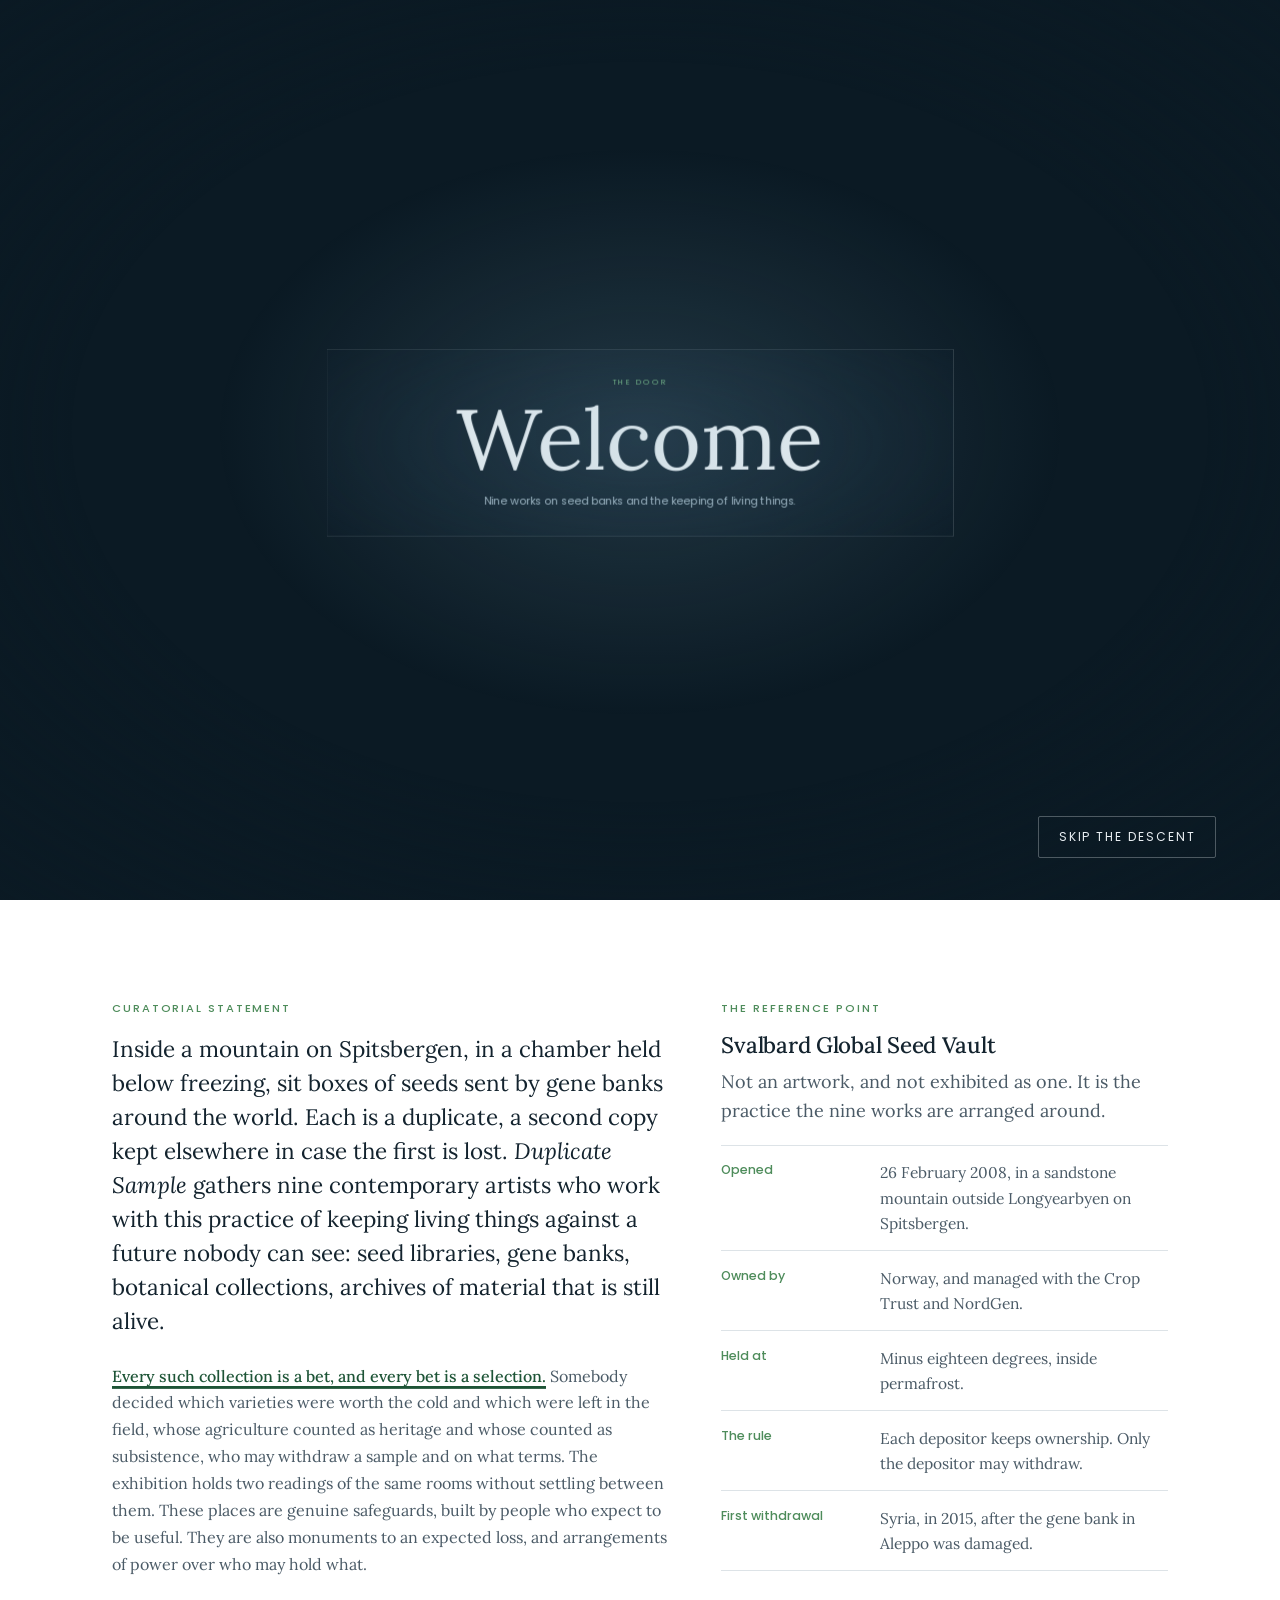
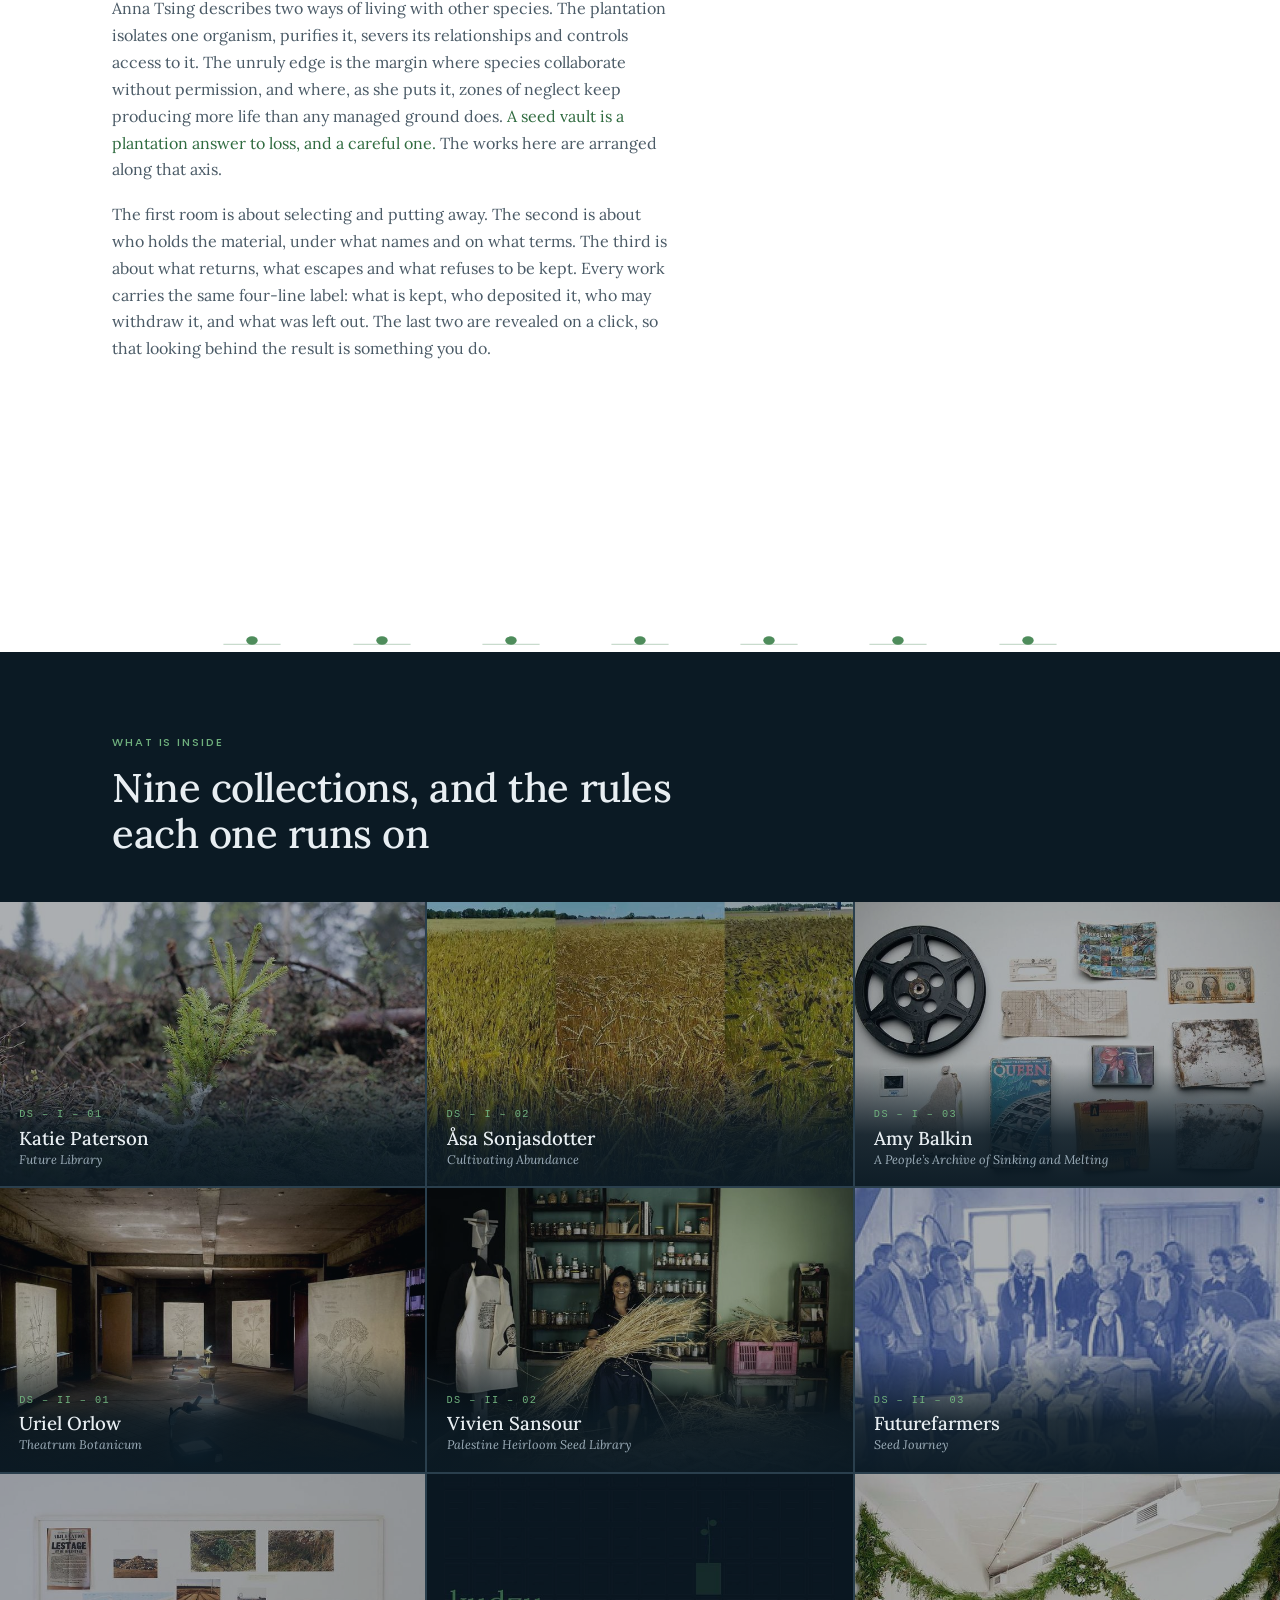
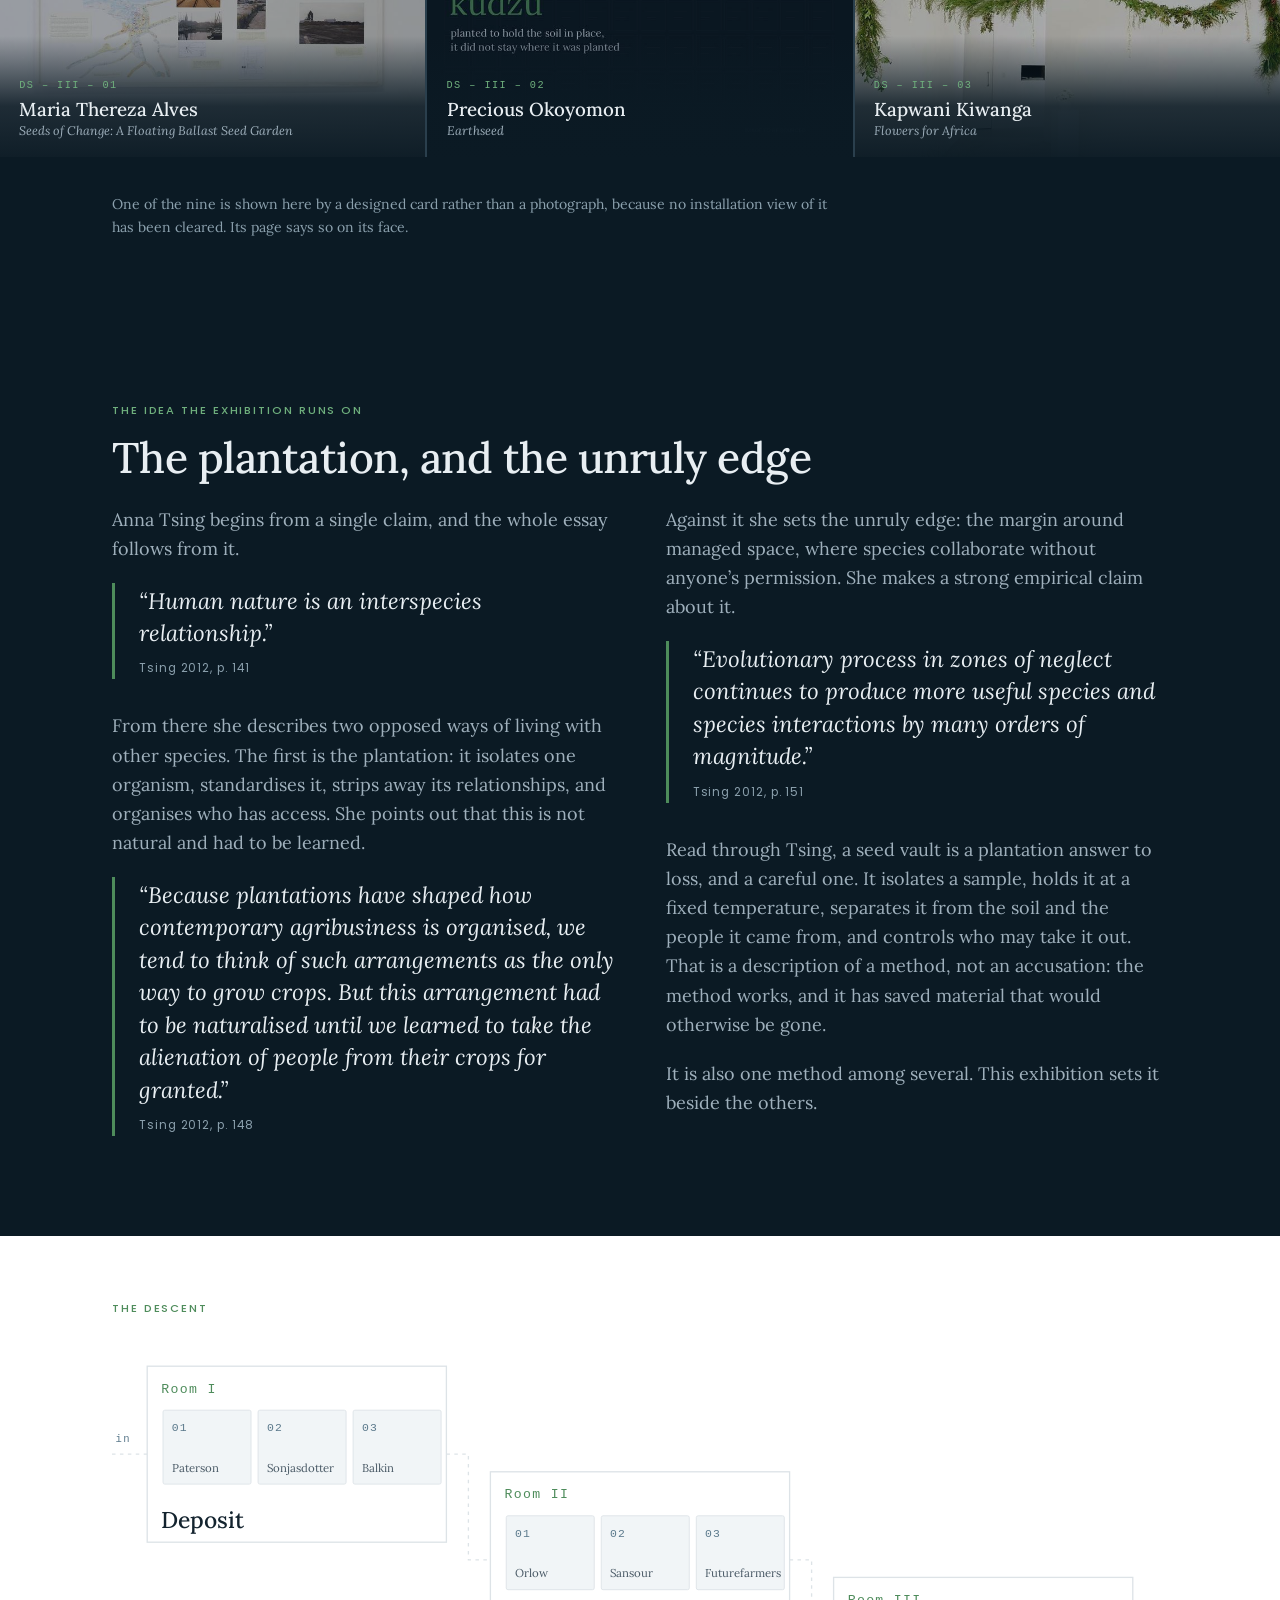
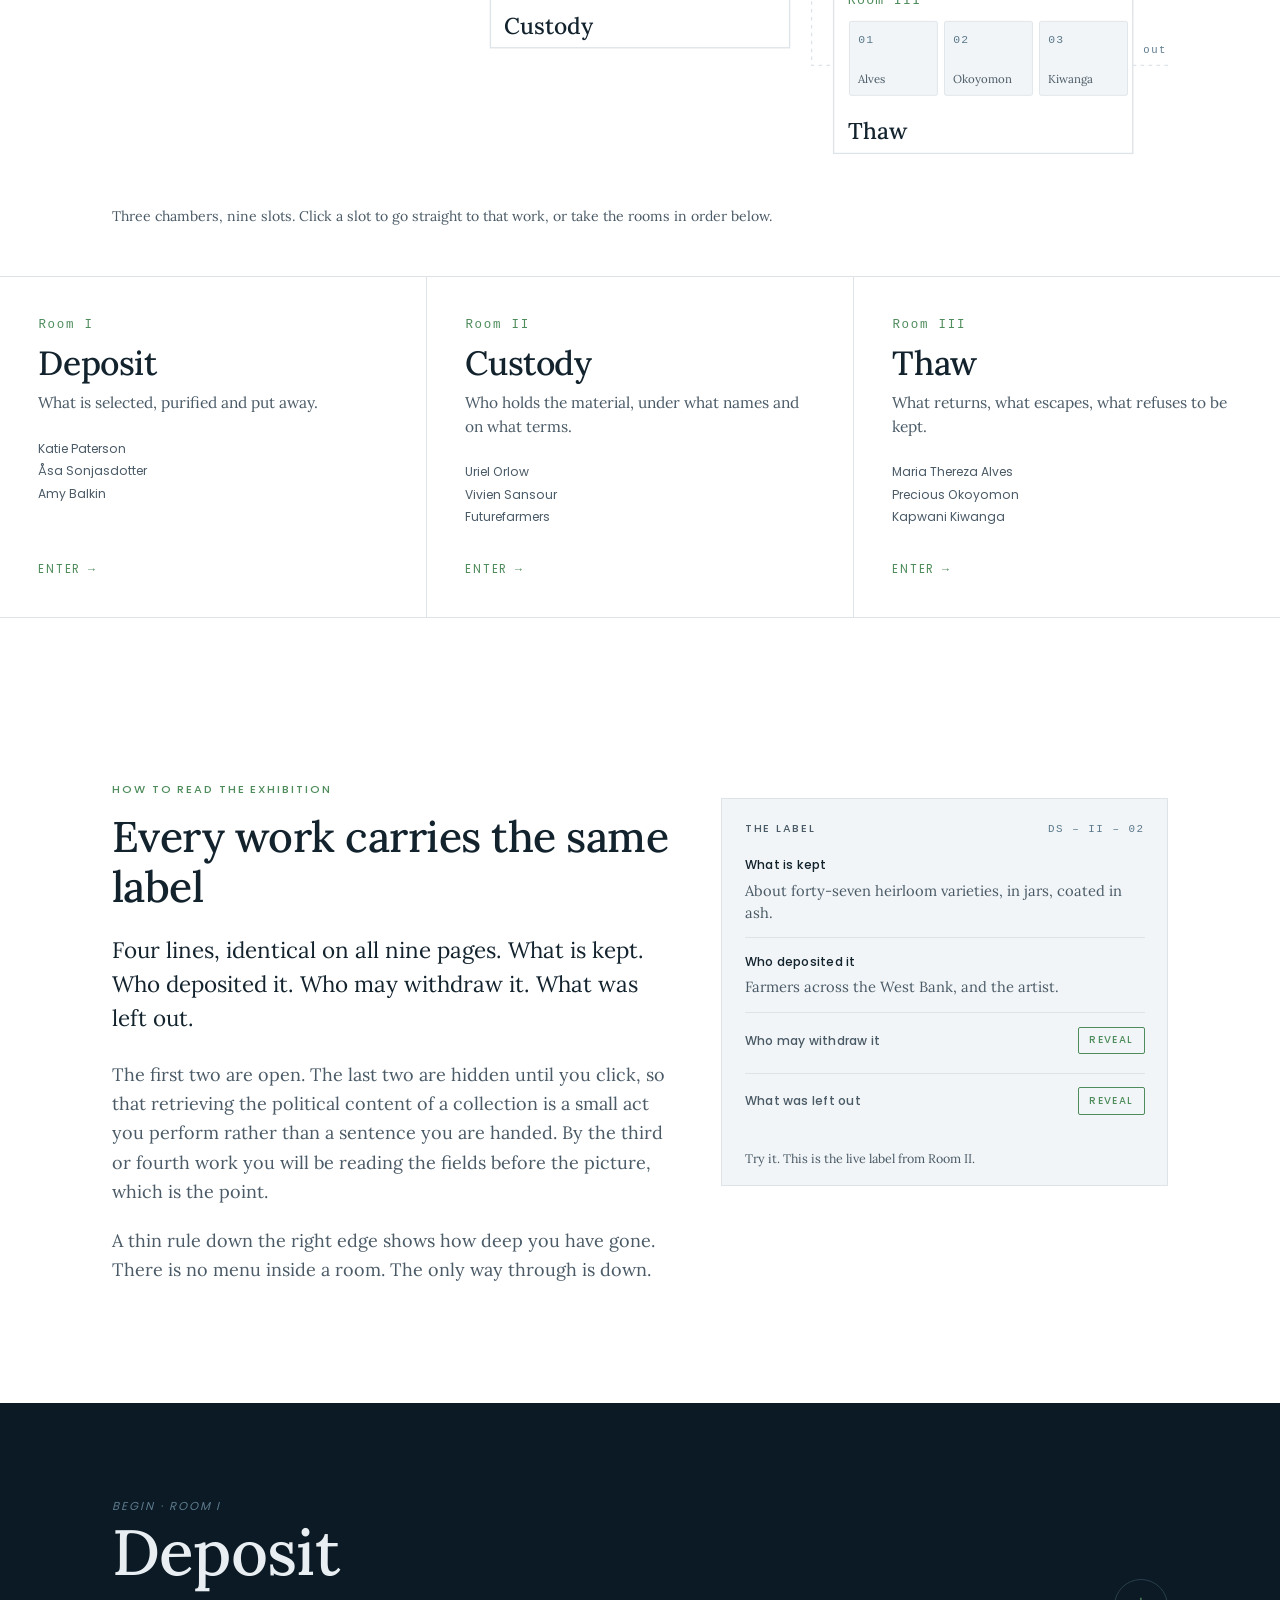
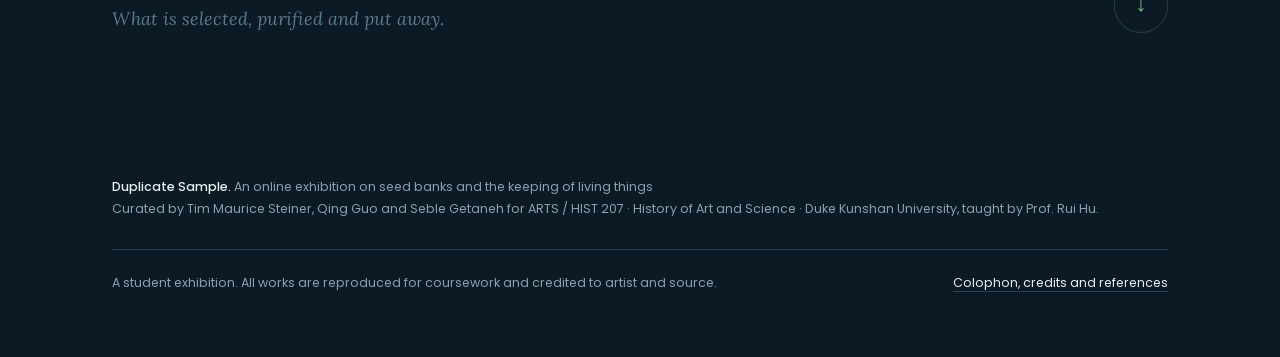
<file: index.html>
<!doctype html>
<html lang="en">
<head>
<meta charset="utf-8">
<meta name="viewport" content="width=device-width, initial-scale=1">
<title>Duplicate Sample · seed banks and the keeping of living things</title>
<meta name="description" content="An online exhibition on seed banks and the keeping of living things. Nine contemporary artists, three rooms, an online exhibition for ARTS / HIST 207.">
<meta name="author" content="Tim Maurice Steiner, Qing Guo and Seble Getaneh">
<meta property="og:type" content="website">
<meta property="og:title" content="Duplicate Sample · seed banks and the keeping of living things">
<meta property="og:description" content="An online exhibition on seed banks and the keeping of living things. Nine contemporary artists, three rooms, an online exhibition for ARTS / HIST 207.">
<meta property="og:image" content="assets/design/promo.jpg">
<meta name="twitter:card" content="summary_large_image">
<meta name="theme-color" content="#0b1a24">
<link rel="icon" href="assets/favicon.svg" type="image/svg+xml">
<link rel="preload" href="assets/fonts/lora-400.woff2" as="font" type="font/woff2" crossorigin>
<link rel="stylesheet" href="assets/style.css">
<noscript><style>.field__v{grid-template-rows:1fr!important}.reveal{display:none}
.hero__again{display:none}</style></noscript>
</head>
<body data-tone="hero">
<a class="skip" href="#main">Skip to the exhibition</a>
<header class="bar bar--over">
  <a class="bar__mark" href="index.html">Duplicate <em>Sample</em></a>
  <nav aria-label="Exhibition"><a href="index.html" aria-current="page">Entrance</a><a href="room-i.html">Deposit</a><a href="room-ii.html">Custody</a><a href="room-iii.html">Thaw</a><a href="register.html">Register</a><a href="team.html">Team</a><a href="colophon.html">Colophon</a></nav>
</header>
<div class="tun" id="descent" hidden
     style="--travel:4700px;--dur-fly:7.0s"
     role="dialog" aria-label="Entry sequence">
  <div class="tun__space" aria-hidden="true"><div class="tun__stage"><i class="tun__ring" style="--z:56;--in:-0.774s;--dur:1.057s"></i><i class="tun__ring" style="--z:154;--in:-0.73s;--dur:1.428s"></i><figure class="tun__plate" style="--z:229;--in:-0.713s;--dur:1.425s;--x:calc(-1 * clamp(170px, 56.9vw, 920px));--y:calc(-1 * clamp(60px, 16.7vh, 360px))"><img src="assets/img/tun-paterson.jpg" alt="" width="420" height="300" decoding="async"><figcaption>Katie Paterson</figcaption></figure><i class="tun__ring" style="--z:314;--in:-0.656s;--dur:1.707s"></i><p class="tun__ask" style="--z:456;--in:-0.519s;--dur:1.768s">What is kept?</p><i class="tun__ring" style="--z:591;--in:-0.53s;--dur:1.949s"></i><figure class="tun__plate" style="--z:776;--in:-0.504s;--dur:2.037s;--x:calc(1 * clamp(170px, 61.1vw, 920px));--y:calc(1 * clamp(60px, 12.2vh, 360px))"><img src="assets/img/tun-sonjasdotter.jpg" alt="" width="420" height="300" decoding="async"><figcaption>Åsa Sonjasdotter</figcaption></figure><figure class="tun__plate" style="--z:985;--in:-0.425s;--dur:2.132s;--x:calc(-1 * clamp(170px, 52.8vw, 920px));--y:calc(1 * clamp(60px, 36.7vh, 360px))"><img src="assets/img/tun-balkin.jpg" alt="" width="420" height="300" decoding="async"><figcaption>Amy Balkin</figcaption></figure><i class="tun__ring" style="--z:1247;--in:-0.23s;--dur:2.162s"></i><p class="tun__ask" style="--z:1655;--in:1.164s;--dur:0.995s;--y:calc(-1 * clamp(60px, 13.1vh, 360px))">Who decides?</p><i class="tun__ring" style="--z:1977;--in:0.945s;--dur:1.389s"></i><figure class="tun__plate" style="--z:2293;--in:0.874s;--dur:1.592s;--x:calc(-1 * clamp(170px, 62.5vw, 920px));--y:calc(1 * clamp(60px, 28.3vh, 360px))"><img src="assets/img/tun-orlow.jpg" alt="" width="420" height="300" decoding="async"><figcaption>Uriel Orlow</figcaption></figure><figure class="tun__plate" style="--z:2573;--in:1.32s;--dur:1.301s;--x:calc(1 * clamp(170px, 58.3vw, 920px));--y:calc(-1 * clamp(60px, 32.2vh, 360px))"><img src="assets/img/tun-sansour.jpg" alt="" width="420" height="300" decoding="async"><figcaption>Vivien Sansour</figcaption></figure><i class="tun__ring" style="--z:2842;--in:1.852s;--dur:0.978s"></i><p class="tun__ask" style="--z:3133;--in:2.274s;--dur:0.755s;--y:calc(1 * clamp(60px, 13.1vh, 360px))">Who may withdraw it?</p><i class="tun__ring" style="--z:3348;--in:2.149s;--dur:1.064s"></i><figure class="tun__plate" style="--z:3536;--in:2.06s;--dur:1.261s;--x:calc(1 * clamp(170px, 60.4vw, 920px));--y:calc(1 * clamp(60px, 26.7vh, 360px))"><img src="assets/img/tun-futurefarmers.jpg" alt="" width="420" height="300" decoding="async"><figcaption>Futurefarmers</figcaption></figure><figure class="tun__plate" style="--z:3683;--in:2.141s;--dur:1.328s;--x:calc(-1 * clamp(170px, 55.6vw, 920px));--y:calc(-1 * clamp(60px, 33.3vh, 360px))"><img src="assets/img/tun-alves.jpg" alt="" width="420" height="300" decoding="async"><figcaption>Maria Thereza Alves</figcaption></figure><i class="tun__ring" style="--z:3820;--in:2.399s;--dur:1.311s"></i><p class="tun__ask" style="--z:3968;--in:2.738s;--dur:1.161s;--y:calc(-1 * clamp(60px, 13.1vh, 360px))">What was left out?</p><i class="tun__ring" style="--z:4078;--in:2.539s;--dur:1.549s"></i><figure class="tun__plate" style="--z:4175;--in:2.402s;--dur:1.733s;--x:calc(-1 * clamp(170px, 59.7vw, 920px));--y:calc(-1 * clamp(60px, 13.3vh, 360px))"><img src="assets/img/tun-okoyomon.jpg" alt="" width="420" height="300" decoding="async"><figcaption>Precious Okoyomon</figcaption></figure><figure class="tun__plate" style="--z:4250;--in:2.442s;--dur:1.83s;--x:calc(1 * clamp(170px, 56.9vw, 920px));--y:calc(1 * clamp(60px, 36.7vh, 360px))"><img src="assets/img/tun-kiwanga.jpg" alt="" width="420" height="300" decoding="async"><figcaption>Kapwani Kiwanga</figcaption></figure><i class="tun__ring" style="--z:4326;--in:2.682s;--dur:1.905s"></i><p class="tun__ask" style="--z:4418;--in:3.048s;--dur:1.753s;--y:calc(1 * clamp(60px, 14.0vh, 360px))">And who is it for?</p><i class="tun__ring" style="--z:4504;--in:2.792s;--dur:2.316s"></i><i class="tun__ring" style="--z:4589;--in:2.848s;--dur:2.614s"></i><i class="tun__ring" style="--z:4651;--in:2.89s;--dur:2.927s"></i><i class="tun__ring" style="--z:4688;--in:2.916s;--dur:3.204s"></i><div class="tun__door" style="--z:5320;--in:4.58s">
      <p class="tun__k">The door</p>
      <p class="tun__word">Welcome</p>
      <p class="tun__line">Nine works on seed banks and the keeping of living things.</p>
    </div></div></div>
  <div class="tun__still" aria-hidden="true">
    <ol><li>What is kept?</li><li>Who decides?</li><li>Who may withdraw it?</li><li>What was left out?</li><li>And who is it for?</li></ol>
    <p class="tun__still-door">Welcome</p>
  </div>
  <button class="tun__skip" type="button">Skip<span> the descent</span></button>
</div>

<div class="depth" aria-hidden="true">
  <span class="depth__label">depth</span>
  <span class="depth__track">
    <i class="depth__notch" style="top:0"></i>
    <i class="depth__notch" style="top:50%"></i>
    <i class="depth__notch" style="top:100%"></i>
    <i class="depth__fill"></i>
  </span>
  <span class="depth__seen" data-seen hidden><b>0</b>/18</span>
</div>
<main id="main">

<section class="hero hero--photo">
  <img class="anchorimg" src="assets/img/svalbard.jpg" alt="The entrance to the Svalbard Global Seed Vault, cut into the mountainside above Longyearbyen." width="1800" height="1140" fetchpriority='high'>
  <svg class="hero__grid" viewBox="0 -210 1464 1352" preserveAspectRatio="xMidYMid slice"
   role="img" aria-label="A field of sealed storage boxes, one of them open with a seedling growing out of it.">
  <defs>
    <linearGradient id="fade" x1="0" y1="0" x2="0" y2="1">
      <stop offset="0%" stop-color="#0b1a24" stop-opacity="0"/>
      <stop offset="52%" stop-color="#0b1a24" stop-opacity=".55"/>
      <stop offset="100%" stop-color="#0b1a24" stop-opacity=".97"/>
    </linearGradient>
  </defs>
  <g><rect class="cell" x="0" y="0" width="96" height="120"/><line class="cell-line" x1="18" y1="46" x2="78" y2="46"/><line class="cell-line" x1="18" y1="74" x2="60" y2="74"/><rect class="cell" x="114" y="0" width="96" height="120"/><line class="cell-line" x1="132" y1="46" x2="192" y2="46"/><line class="cell-line" x1="132" y1="74" x2="174" y2="74"/><rect class="cell" x="228" y="0" width="96" height="120"/><line class="cell-line" x1="246" y1="46" x2="306" y2="46"/><line class="cell-line" x1="246" y1="74" x2="288" y2="74"/><rect class="cell" x="342" y="0" width="96" height="120"/><line class="cell-line" x1="360" y1="46" x2="420" y2="46"/><line class="cell-line" x1="360" y1="74" x2="402" y2="74"/><rect class="cell" x="456" y="0" width="96" height="120"/><line class="cell-line" x1="474" y1="46" x2="534" y2="46"/><line class="cell-line" x1="474" y1="74" x2="516" y2="74"/><rect class="cell" x="570" y="0" width="96" height="120"/><line class="cell-line" x1="588" y1="46" x2="648" y2="46"/><line class="cell-line" x1="588" y1="74" x2="630" y2="74"/><rect class="cell" x="684" y="0" width="96" height="120"/><line class="cell-line" x1="702" y1="46" x2="762" y2="46"/><line class="cell-line" x1="702" y1="74" x2="744" y2="74"/><rect class="cell" x="798" y="0" width="96" height="120"/><line class="cell-line" x1="816" y1="46" x2="876" y2="46"/><line class="cell-line" x1="816" y1="74" x2="858" y2="74"/><rect class="cell" x="912" y="0" width="96" height="120"/><line class="cell-line" x1="930" y1="46" x2="990" y2="46"/><line class="cell-line" x1="930" y1="74" x2="972" y2="74"/><rect class="cell" x="1026" y="0" width="96" height="120"/><line class="cell-line" x1="1044" y1="46" x2="1104" y2="46"/><line class="cell-line" x1="1044" y1="74" x2="1086" y2="74"/><rect class="cell" x="1140" y="0" width="96" height="120"/><line class="cell-line" x1="1158" y1="46" x2="1218" y2="46"/><line class="cell-line" x1="1158" y1="74" x2="1200" y2="74"/><rect class="cell" x="1254" y="0" width="96" height="120"/><line class="cell-line" x1="1272" y1="46" x2="1332" y2="46"/><line class="cell-line" x1="1272" y1="74" x2="1314" y2="74"/><rect class="cell" x="1368" y="0" width="96" height="120"/><line class="cell-line" x1="1386" y1="46" x2="1446" y2="46"/><line class="cell-line" x1="1386" y1="74" x2="1428" y2="74"/><rect class="cell" x="0" y="146" width="96" height="120"/><line class="cell-line" x1="18" y1="192" x2="78" y2="192"/><line class="cell-line" x1="18" y1="220" x2="60" y2="220"/><rect class="cell" x="114" y="146" width="96" height="120"/><line class="cell-line" x1="132" y1="192" x2="192" y2="192"/><line class="cell-line" x1="132" y1="220" x2="174" y2="220"/><rect class="cell" x="228" y="146" width="96" height="120"/><line class="cell-line" x1="246" y1="192" x2="306" y2="192"/><line class="cell-line" x1="246" y1="220" x2="288" y2="220"/><rect class="cell" x="342" y="146" width="96" height="120"/><line class="cell-line" x1="360" y1="192" x2="420" y2="192"/><line class="cell-line" x1="360" y1="220" x2="402" y2="220"/><rect class="cell" x="456" y="146" width="96" height="120"/><line class="cell-line" x1="474" y1="192" x2="534" y2="192"/><line class="cell-line" x1="474" y1="220" x2="516" y2="220"/><rect class="cell" x="570" y="146" width="96" height="120"/><line class="cell-line" x1="588" y1="192" x2="648" y2="192"/><line class="cell-line" x1="588" y1="220" x2="630" y2="220"/><rect class="cell" x="684" y="146" width="96" height="120"/><line class="cell-line" x1="702" y1="192" x2="762" y2="192"/><line class="cell-line" x1="702" y1="220" x2="744" y2="220"/><rect class="cell" x="798" y="146" width="96" height="120"/><line class="cell-line" x1="816" y1="192" x2="876" y2="192"/><line class="cell-line" x1="816" y1="220" x2="858" y2="220"/><rect class="cell" x="912" y="146" width="96" height="120"/><line class="cell-line" x1="930" y1="192" x2="990" y2="192"/><line class="cell-line" x1="930" y1="220" x2="972" y2="220"/><rect class="cell" x="1026" y="146" width="96" height="120"/><line class="cell-line" x1="1044" y1="192" x2="1104" y2="192"/><line class="cell-line" x1="1044" y1="220" x2="1086" y2="220"/><rect class="cell" x="1140" y="146" width="96" height="120"/><line class="cell-line" x1="1158" y1="192" x2="1218" y2="192"/><line class="cell-line" x1="1158" y1="220" x2="1200" y2="220"/><rect class="cell" x="1254" y="146" width="96" height="120"/><line class="cell-line" x1="1272" y1="192" x2="1332" y2="192"/><line class="cell-line" x1="1272" y1="220" x2="1314" y2="220"/><rect class="cell" x="1368" y="146" width="96" height="120"/><line class="cell-line" x1="1386" y1="192" x2="1446" y2="192"/><line class="cell-line" x1="1386" y1="220" x2="1428" y2="220"/><rect class="cell" x="0" y="292" width="96" height="120"/><line class="cell-line" x1="18" y1="338" x2="78" y2="338"/><line class="cell-line" x1="18" y1="366" x2="60" y2="366"/><rect class="cell" x="114" y="292" width="96" height="120"/><line class="cell-line" x1="132" y1="338" x2="192" y2="338"/><line class="cell-line" x1="132" y1="366" x2="174" y2="366"/><rect class="cell" x="228" y="292" width="96" height="120"/><line class="cell-line" x1="246" y1="338" x2="306" y2="338"/><line class="cell-line" x1="246" y1="366" x2="288" y2="366"/><rect class="cell" x="342" y="292" width="96" height="120"/><line class="cell-line" x1="360" y1="338" x2="420" y2="338"/><line class="cell-line" x1="360" y1="366" x2="402" y2="366"/><rect class="cell" x="456" y="292" width="96" height="120"/><line class="cell-line" x1="474" y1="338" x2="534" y2="338"/><line class="cell-line" x1="474" y1="366" x2="516" y2="366"/><rect class="cell" x="570" y="292" width="96" height="120"/><line class="cell-line" x1="588" y1="338" x2="648" y2="338"/><line class="cell-line" x1="588" y1="366" x2="630" y2="366"/><rect class="cell" x="684" y="292" width="96" height="120"/><line class="cell-line" x1="702" y1="338" x2="762" y2="338"/><line class="cell-line" x1="702" y1="366" x2="744" y2="366"/><rect class="cell-live" x="798" y="292" width="96" height="120"/><line class="cell-live-line" x1="816" y1="338" x2="876" y2="338"/><line class="cell-live-line" x1="816" y1="366" x2="858" y2="366"/><rect class="cell" x="912" y="292" width="96" height="120"/><line class="cell-line" x1="930" y1="338" x2="990" y2="338"/><line class="cell-line" x1="930" y1="366" x2="972" y2="366"/><rect class="cell" x="1026" y="292" width="96" height="120"/><line class="cell-line" x1="1044" y1="338" x2="1104" y2="338"/><line class="cell-line" x1="1044" y1="366" x2="1086" y2="366"/><rect class="cell" x="1140" y="292" width="96" height="120"/><line class="cell-line" x1="1158" y1="338" x2="1218" y2="338"/><line class="cell-line" x1="1158" y1="366" x2="1200" y2="366"/><rect class="cell" x="1254" y="292" width="96" height="120"/><line class="cell-line" x1="1272" y1="338" x2="1332" y2="338"/><line class="cell-line" x1="1272" y1="366" x2="1314" y2="366"/><rect class="cell" x="1368" y="292" width="96" height="120"/><line class="cell-line" x1="1386" y1="338" x2="1446" y2="338"/><line class="cell-line" x1="1386" y1="366" x2="1428" y2="366"/><rect class="cell" x="0" y="438" width="96" height="120"/><line class="cell-line" x1="18" y1="484" x2="78" y2="484"/><line class="cell-line" x1="18" y1="512" x2="60" y2="512"/><rect class="cell" x="114" y="438" width="96" height="120"/><line class="cell-line" x1="132" y1="484" x2="192" y2="484"/><line class="cell-line" x1="132" y1="512" x2="174" y2="512"/><rect class="cell" x="228" y="438" width="96" height="120"/><line class="cell-line" x1="246" y1="484" x2="306" y2="484"/><line class="cell-line" x1="246" y1="512" x2="288" y2="512"/><rect class="cell" x="342" y="438" width="96" height="120"/><line class="cell-line" x1="360" y1="484" x2="420" y2="484"/><line class="cell-line" x1="360" y1="512" x2="402" y2="512"/><rect class="cell" x="456" y="438" width="96" height="120"/><line class="cell-line" x1="474" y1="484" x2="534" y2="484"/><line class="cell-line" x1="474" y1="512" x2="516" y2="512"/><rect class="cell" x="570" y="438" width="96" height="120"/><line class="cell-line" x1="588" y1="484" x2="648" y2="484"/><line class="cell-line" x1="588" y1="512" x2="630" y2="512"/><rect class="cell" x="684" y="438" width="96" height="120"/><line class="cell-line" x1="702" y1="484" x2="762" y2="484"/><line class="cell-line" x1="702" y1="512" x2="744" y2="512"/><rect class="cell" x="798" y="438" width="96" height="120"/><line class="cell-line" x1="816" y1="484" x2="876" y2="484"/><line class="cell-line" x1="816" y1="512" x2="858" y2="512"/><rect class="cell" x="912" y="438" width="96" height="120"/><line class="cell-line" x1="930" y1="484" x2="990" y2="484"/><line class="cell-line" x1="930" y1="512" x2="972" y2="512"/><rect class="cell" x="1026" y="438" width="96" height="120"/><line class="cell-line" x1="1044" y1="484" x2="1104" y2="484"/><line class="cell-line" x1="1044" y1="512" x2="1086" y2="512"/><rect class="cell" x="1140" y="438" width="96" height="120"/><line class="cell-line" x1="1158" y1="484" x2="1218" y2="484"/><line class="cell-line" x1="1158" y1="512" x2="1200" y2="512"/><rect class="cell" x="1254" y="438" width="96" height="120"/><line class="cell-line" x1="1272" y1="484" x2="1332" y2="484"/><line class="cell-line" x1="1272" y1="512" x2="1314" y2="512"/><rect class="cell" x="1368" y="438" width="96" height="120"/><line class="cell-line" x1="1386" y1="484" x2="1446" y2="484"/><line class="cell-line" x1="1386" y1="512" x2="1428" y2="512"/><rect class="cell" x="0" y="584" width="96" height="120"/><line class="cell-line" x1="18" y1="630" x2="78" y2="630"/><line class="cell-line" x1="18" y1="658" x2="60" y2="658"/><rect class="cell" x="114" y="584" width="96" height="120"/><line class="cell-line" x1="132" y1="630" x2="192" y2="630"/><line class="cell-line" x1="132" y1="658" x2="174" y2="658"/><rect class="cell" x="228" y="584" width="96" height="120"/><line class="cell-line" x1="246" y1="630" x2="306" y2="630"/><line class="cell-line" x1="246" y1="658" x2="288" y2="658"/><rect class="cell" x="342" y="584" width="96" height="120"/><line class="cell-line" x1="360" y1="630" x2="420" y2="630"/><line class="cell-line" x1="360" y1="658" x2="402" y2="658"/><rect class="cell" x="456" y="584" width="96" height="120"/><line class="cell-line" x1="474" y1="630" x2="534" y2="630"/><line class="cell-line" x1="474" y1="658" x2="516" y2="658"/><rect class="cell" x="570" y="584" width="96" height="120"/><line class="cell-line" x1="588" y1="630" x2="648" y2="630"/><line class="cell-line" x1="588" y1="658" x2="630" y2="658"/><rect class="cell" x="684" y="584" width="96" height="120"/><line class="cell-line" x1="702" y1="630" x2="762" y2="630"/><line class="cell-line" x1="702" y1="658" x2="744" y2="658"/><rect class="cell" x="798" y="584" width="96" height="120"/><line class="cell-line" x1="816" y1="630" x2="876" y2="630"/><line class="cell-line" x1="816" y1="658" x2="858" y2="658"/><rect class="cell" x="912" y="584" width="96" height="120"/><line class="cell-line" x1="930" y1="630" x2="990" y2="630"/><line class="cell-line" x1="930" y1="658" x2="972" y2="658"/><rect class="cell" x="1026" y="584" width="96" height="120"/><line class="cell-line" x1="1044" y1="630" x2="1104" y2="630"/><line class="cell-line" x1="1044" y1="658" x2="1086" y2="658"/><rect class="cell" x="1140" y="584" width="96" height="120"/><line class="cell-line" x1="1158" y1="630" x2="1218" y2="630"/><line class="cell-line" x1="1158" y1="658" x2="1200" y2="658"/><rect class="cell" x="1254" y="584" width="96" height="120"/><line class="cell-line" x1="1272" y1="630" x2="1332" y2="630"/><line class="cell-line" x1="1272" y1="658" x2="1314" y2="658"/><rect class="cell" x="1368" y="584" width="96" height="120"/><line class="cell-line" x1="1386" y1="630" x2="1446" y2="630"/><line class="cell-line" x1="1386" y1="658" x2="1428" y2="658"/><rect class="cell" x="0" y="730" width="96" height="120"/><line class="cell-line" x1="18" y1="776" x2="78" y2="776"/><line class="cell-line" x1="18" y1="804" x2="60" y2="804"/><rect class="cell" x="114" y="730" width="96" height="120"/><line class="cell-line" x1="132" y1="776" x2="192" y2="776"/><line class="cell-line" x1="132" y1="804" x2="174" y2="804"/><rect class="cell" x="228" y="730" width="96" height="120"/><line class="cell-line" x1="246" y1="776" x2="306" y2="776"/><line class="cell-line" x1="246" y1="804" x2="288" y2="804"/><rect class="cell" x="342" y="730" width="96" height="120"/><line class="cell-line" x1="360" y1="776" x2="420" y2="776"/><line class="cell-line" x1="360" y1="804" x2="402" y2="804"/><rect class="cell" x="456" y="730" width="96" height="120"/><line class="cell-line" x1="474" y1="776" x2="534" y2="776"/><line class="cell-line" x1="474" y1="804" x2="516" y2="804"/><rect class="cell" x="570" y="730" width="96" height="120"/><line class="cell-line" x1="588" y1="776" x2="648" y2="776"/><line class="cell-line" x1="588" y1="804" x2="630" y2="804"/><rect class="cell" x="684" y="730" width="96" height="120"/><line class="cell-line" x1="702" y1="776" x2="762" y2="776"/><line class="cell-line" x1="702" y1="804" x2="744" y2="804"/><rect class="cell" x="798" y="730" width="96" height="120"/><line class="cell-line" x1="816" y1="776" x2="876" y2="776"/><line class="cell-line" x1="816" y1="804" x2="858" y2="804"/><rect class="cell" x="912" y="730" width="96" height="120"/><line class="cell-line" x1="930" y1="776" x2="990" y2="776"/><line class="cell-line" x1="930" y1="804" x2="972" y2="804"/><rect class="cell" x="1026" y="730" width="96" height="120"/><line class="cell-line" x1="1044" y1="776" x2="1104" y2="776"/><line class="cell-line" x1="1044" y1="804" x2="1086" y2="804"/><rect class="cell" x="1140" y="730" width="96" height="120"/><line class="cell-line" x1="1158" y1="776" x2="1218" y2="776"/><line class="cell-line" x1="1158" y1="804" x2="1200" y2="804"/><rect class="cell" x="1254" y="730" width="96" height="120"/><line class="cell-line" x1="1272" y1="776" x2="1332" y2="776"/><line class="cell-line" x1="1272" y1="804" x2="1314" y2="804"/><rect class="cell" x="1368" y="730" width="96" height="120"/><line class="cell-line" x1="1386" y1="776" x2="1446" y2="776"/><line class="cell-line" x1="1386" y1="804" x2="1428" y2="804"/><rect class="cell" x="0" y="876" width="96" height="120"/><line class="cell-line" x1="18" y1="922" x2="78" y2="922"/><line class="cell-line" x1="18" y1="950" x2="60" y2="950"/><rect class="cell" x="114" y="876" width="96" height="120"/><line class="cell-line" x1="132" y1="922" x2="192" y2="922"/><line class="cell-line" x1="132" y1="950" x2="174" y2="950"/><rect class="cell" x="228" y="876" width="96" height="120"/><line class="cell-line" x1="246" y1="922" x2="306" y2="922"/><line class="cell-line" x1="246" y1="950" x2="288" y2="950"/><rect class="cell" x="342" y="876" width="96" height="120"/><line class="cell-line" x1="360" y1="922" x2="420" y2="922"/><line class="cell-line" x1="360" y1="950" x2="402" y2="950"/><rect class="cell" x="456" y="876" width="96" height="120"/><line class="cell-line" x1="474" y1="922" x2="534" y2="922"/><line class="cell-line" x1="474" y1="950" x2="516" y2="950"/><rect class="cell" x="570" y="876" width="96" height="120"/><line class="cell-line" x1="588" y1="922" x2="648" y2="922"/><line class="cell-line" x1="588" y1="950" x2="630" y2="950"/><rect class="cell" x="684" y="876" width="96" height="120"/><line class="cell-line" x1="702" y1="922" x2="762" y2="922"/><line class="cell-line" x1="702" y1="950" x2="744" y2="950"/><rect class="cell" x="798" y="876" width="96" height="120"/><line class="cell-line" x1="816" y1="922" x2="876" y2="922"/><line class="cell-line" x1="816" y1="950" x2="858" y2="950"/><rect class="cell" x="912" y="876" width="96" height="120"/><line class="cell-line" x1="930" y1="922" x2="990" y2="922"/><line class="cell-line" x1="930" y1="950" x2="972" y2="950"/><rect class="cell" x="1026" y="876" width="96" height="120"/><line class="cell-line" x1="1044" y1="922" x2="1104" y2="922"/><line class="cell-line" x1="1044" y1="950" x2="1086" y2="950"/><rect class="cell" x="1140" y="876" width="96" height="120"/><line class="cell-line" x1="1158" y1="922" x2="1218" y2="922"/><line class="cell-line" x1="1158" y1="950" x2="1200" y2="950"/><rect class="cell" x="1254" y="876" width="96" height="120"/><line class="cell-line" x1="1272" y1="922" x2="1332" y2="922"/><line class="cell-line" x1="1272" y1="950" x2="1314" y2="950"/><rect class="cell" x="1368" y="876" width="96" height="120"/><line class="cell-line" x1="1386" y1="922" x2="1446" y2="922"/><line class="cell-line" x1="1386" y1="950" x2="1428" y2="950"/><rect class="cell" x="0" y="1022" width="96" height="120"/><line class="cell-line" x1="18" y1="1068" x2="78" y2="1068"/><line class="cell-line" x1="18" y1="1096" x2="60" y2="1096"/><rect class="cell" x="114" y="1022" width="96" height="120"/><line class="cell-line" x1="132" y1="1068" x2="192" y2="1068"/><line class="cell-line" x1="132" y1="1096" x2="174" y2="1096"/><rect class="cell" x="228" y="1022" width="96" height="120"/><line class="cell-line" x1="246" y1="1068" x2="306" y2="1068"/><line class="cell-line" x1="246" y1="1096" x2="288" y2="1096"/><rect class="cell" x="342" y="1022" width="96" height="120"/><line class="cell-line" x1="360" y1="1068" x2="420" y2="1068"/><line class="cell-line" x1="360" y1="1096" x2="402" y2="1096"/><rect class="cell" x="456" y="1022" width="96" height="120"/><line class="cell-line" x1="474" y1="1068" x2="534" y2="1068"/><line class="cell-line" x1="474" y1="1096" x2="516" y2="1096"/><rect class="cell" x="570" y="1022" width="96" height="120"/><line class="cell-line" x1="588" y1="1068" x2="648" y2="1068"/><line class="cell-line" x1="588" y1="1096" x2="630" y2="1096"/><rect class="cell" x="684" y="1022" width="96" height="120"/><line class="cell-line" x1="702" y1="1068" x2="762" y2="1068"/><line class="cell-line" x1="702" y1="1096" x2="744" y2="1096"/><rect class="cell" x="798" y="1022" width="96" height="120"/><line class="cell-line" x1="816" y1="1068" x2="876" y2="1068"/><line class="cell-line" x1="816" y1="1096" x2="858" y2="1096"/><rect class="cell" x="912" y="1022" width="96" height="120"/><line class="cell-line" x1="930" y1="1068" x2="990" y2="1068"/><line class="cell-line" x1="930" y1="1096" x2="972" y2="1096"/><rect class="cell" x="1026" y="1022" width="96" height="120"/><line class="cell-line" x1="1044" y1="1068" x2="1104" y2="1068"/><line class="cell-line" x1="1044" y1="1096" x2="1086" y2="1096"/><rect class="cell" x="1140" y="1022" width="96" height="120"/><line class="cell-line" x1="1158" y1="1068" x2="1218" y2="1068"/><line class="cell-line" x1="1158" y1="1096" x2="1200" y2="1096"/><rect class="cell" x="1254" y="1022" width="96" height="120"/><line class="cell-line" x1="1272" y1="1068" x2="1332" y2="1068"/><line class="cell-line" x1="1272" y1="1096" x2="1314" y2="1096"/><rect class="cell" x="1368" y="1022" width="96" height="120"/><line class="cell-line" x1="1386" y1="1068" x2="1446" y2="1068"/><line class="cell-line" x1="1386" y1="1096" x2="1428" y2="1096"/></g>
  <path class="stem" d="M846.0 292 C860.0 230 832.0 168 850.0 96"/><ellipse class="leaf leaf--a" cx="820.0" cy="196" rx="20" ry="11" transform="rotate(-24 820.0 196)"/><ellipse class="leaf leaf--b" cx="876.0" cy="144" rx="20" ry="11" transform="rotate(22 876.0 144)"/>
  <rect x="0" y="-210" width="1464" height="1352" fill="url(#fade)"/>
</svg>
  <svg class="hero__sprout" viewBox="-14 -216 352 352"
   role="img" aria-label="Three sealed storage boxes, the middle one open with a seedling growing out of it.">
  <rect class="cell" x="0" y="0" width="96" height="120"/><line class="cell-line" x1="18" y1="46" x2="78" y2="46"/><line class="cell-line" x1="18" y1="74" x2="60" y2="74"/><rect class="cell-live" x="114" y="0" width="96" height="120"/><line class="cell-live-line" x1="132" y1="46" x2="192" y2="46"/><line class="cell-live-line" x1="132" y1="74" x2="174" y2="74"/><rect class="cell" x="228" y="0" width="96" height="120"/><line class="cell-line" x1="246" y1="46" x2="306" y2="46"/><line class="cell-line" x1="246" y1="74" x2="288" y2="74"/><path class="stem" d="M162.0 0 C176.0 -62 148.0 -124 166.0 -196"/><ellipse class="leaf leaf--a" cx="136.0" cy="-96" rx="21" ry="11.5" transform="rotate(-24 136.0 -96)"/><ellipse class="leaf leaf--b" cx="192.0" cy="-148" rx="21" ry="11.5" transform="rotate(22 192.0 -148)"/>
</svg>
  <div class="hero__inner">
    <h1><span>Duplicate</span><span class="it">Sample</span></h1>
    <p class="hero__strap">An online exhibition on seed banks and the keeping of living things</p>
    <div class="hero__mark"></div>
    <div class="hero__meta">
      <span>Nine artists</span><span>Three rooms</span>
      <span>ARTS / HIST 207 · History of Art and Science · Duke Kunshan University</span>
    </div>
    <div class="hero__cues">
      <a class="hero__scroll" href="#statement"><span></span>Descend</a>
      <!-- the entry sequence plays once per visitor, so the way back to it has to
           be somewhere a visitor will actually look, not only in the colophon -->
      <a class="hero__again" href="index.html#descend">Replay the entry</a>
    </div>
    <p class="hero__credit">Svalbard Global Seed Vault, Spitsbergen. Photograph by Bjoertvedt, CC BY-SA 3.0, via Wikimedia Commons. The mirrored work above the entrance is <cite>Perpetual Repercussion</cite> by Dyveke Sanne.</p>
  </div>
</section>

<section class="band" id="statement">
  <div class="wrap">
    <div class="cols cols--side">
      <div>
        <p class="kicker">Curatorial statement</p>
        <div class="lede--run narrow"><p>Inside a mountain on Spitsbergen, in a chamber held below freezing, sit boxes of seeds sent by gene banks around the world. Each is a duplicate, a second copy kept elsewhere in case the first is lost. <em>Duplicate Sample</em> gathers nine contemporary artists who work with this practice of keeping living things against a future nobody can see: seed libraries, gene banks, botanical collections, archives of material that is still alive.</p><p><span class="key key--hard">Every such collection is a bet, and every bet is a selection.</span> Somebody decided which varieties were worth the cold and which were left in the field, whose agriculture counted as heritage and whose counted as subsistence, who may withdraw a sample and on what terms. The exhibition holds two readings of the same rooms without settling between them. These places are genuine safeguards, built by people who expect to be useful. They are also monuments to an expected loss, and arrangements of power over who may hold what.</p><p>Anna Tsing describes two ways of living with other species. The plantation isolates one organism, purifies it, severs its relationships and controls access to it. The unruly edge is the margin where species collaborate without permission, and where, as she puts it, zones of neglect keep producing more life than any managed ground does. <span class="key">A seed vault is a plantation answer to loss, and a careful one.</span> The works here are arranged along that axis.</p><p>The first room is about selecting and putting away. The second is about who holds the material, under what names and on what terms. The third is about what returns, what escapes and what refuses to be kept. Every work carries the same four-line label: what is kept, who deposited it, who may withdraw it, and what was left out. The last two are revealed on a click, so that looking behind the result is something you do.</p></div>
      </div>
      <aside>
        <p class="kicker">The reference point</p>
        <h3>Svalbard Global Seed Vault</h3>
        <p class="muted">Not an artwork, and not exhibited as one. It is the practice the nine works are
        arranged around.</p>
        <dl class="facts"><div><dt>Opened</dt><dd>26 February 2008, in a sandstone mountain outside Longyearbyen on Spitsbergen.</dd></div><div><dt>Owned by</dt><dd>Norway, and managed with the Crop Trust and NordGen.</dd></div><div><dt>Held at</dt><dd>Minus eighteen degrees, inside permafrost.</dd></div><div><dt>The rule</dt><dd>Each depositor keeps ownership. Only the depositor may withdraw.</dd></div><div><dt>First withdrawal</dt><dd>Syria, in 2015, after the gene bank in Aleppo was damaged.</dd></div></dl>
      </aside>
    </div>
  </div>
</section>

<div class="sow__band" aria-hidden="true"><svg class="sow" viewBox="0 0 60 84" aria-hidden="true" focusable="false" style="--t:0.00s;--d:4.2s"><line class="sow__soil" x1="8" y1="78" x2="52" y2="78"/><ellipse class="sow__seed" cx="30" cy="75" rx="4.4" ry="3.2"/><path class="sow__stem" d="M30 76 C30 62 25 54 27 42 C29 30 31 24 30 12"/><g transform="translate(27 48) rotate(-34) scale(1 1)"><path class="sow__leaf" style="--l:0.80s" d="M0 0 C7 -5 15 -4 19 0 C15 4 7 5 0 0 Z"/></g><g transform="translate(29 33) rotate(26) scale(-1 1)"><path class="sow__leaf" style="--l:1.15s" d="M0 0 C7 -5 15 -4 19 0 C15 4 7 5 0 0 Z"/></g></svg><svg class="sow" viewBox="0 0 60 84" aria-hidden="true" focusable="false" style="--t:0.42s;--d:4.2s"><line class="sow__soil" x1="8" y1="78" x2="52" y2="78"/><ellipse class="sow__seed" cx="30" cy="75" rx="4.4" ry="3.2"/><path class="sow__stem" d="M30 76 C30 64 34 56 32 45 C30 34 28 27 30 16"/><g transform="translate(32 51) rotate(30) scale(-1 1)"><path class="sow__leaf" style="--l:0.80s" d="M0 0 C7 -5 15 -4 19 0 C15 4 7 5 0 0 Z"/></g><g transform="translate(30 36) rotate(-28) scale(1 1)"><path class="sow__leaf" style="--l:1.15s" d="M0 0 C7 -5 15 -4 19 0 C15 4 7 5 0 0 Z"/></g></svg><svg class="sow" viewBox="0 0 60 84" aria-hidden="true" focusable="false" style="--t:0.84s;--d:4.2s"><line class="sow__soil" x1="8" y1="78" x2="52" y2="78"/><ellipse class="sow__seed" cx="30" cy="75" rx="4.4" ry="3.2"/><path class="sow__stem" d="M30 76 C30 63 27 57 29 47 C31 37 33 28 31 18"/><g transform="translate(28 52) rotate(-30) scale(1 1)"><path class="sow__leaf" style="--l:0.80s" d="M0 0 C7 -5 15 -4 19 0 C15 4 7 5 0 0 Z"/></g><g transform="translate(31 38) rotate(24) scale(-1 1)"><path class="sow__leaf" style="--l:1.15s" d="M0 0 C7 -5 15 -4 19 0 C15 4 7 5 0 0 Z"/></g><g transform="translate(31 26) rotate(-20) scale(1 1)"><path class="sow__leaf" style="--l:1.50s" d="M0 0 C7 -5 15 -4 19 0 C15 4 7 5 0 0 Z"/></g></svg><svg class="sow" viewBox="0 0 60 84" aria-hidden="true" focusable="false" style="--t:1.26s;--d:4.2s"><line class="sow__soil" x1="8" y1="78" x2="52" y2="78"/><ellipse class="sow__seed" cx="30" cy="75" rx="4.4" ry="3.2"/><path class="sow__stem" d="M30 76 C30 62 25 54 27 42 C29 30 31 24 30 12"/><g transform="translate(27 48) rotate(-34) scale(1 1)"><path class="sow__leaf" style="--l:0.80s" d="M0 0 C7 -5 15 -4 19 0 C15 4 7 5 0 0 Z"/></g><g transform="translate(29 33) rotate(26) scale(-1 1)"><path class="sow__leaf" style="--l:1.15s" d="M0 0 C7 -5 15 -4 19 0 C15 4 7 5 0 0 Z"/></g></svg><svg class="sow" viewBox="0 0 60 84" aria-hidden="true" focusable="false" style="--t:1.68s;--d:4.2s"><line class="sow__soil" x1="8" y1="78" x2="52" y2="78"/><ellipse class="sow__seed" cx="30" cy="75" rx="4.4" ry="3.2"/><path class="sow__stem" d="M30 76 C30 64 34 56 32 45 C30 34 28 27 30 16"/><g transform="translate(32 51) rotate(30) scale(-1 1)"><path class="sow__leaf" style="--l:0.80s" d="M0 0 C7 -5 15 -4 19 0 C15 4 7 5 0 0 Z"/></g><g transform="translate(30 36) rotate(-28) scale(1 1)"><path class="sow__leaf" style="--l:1.15s" d="M0 0 C7 -5 15 -4 19 0 C15 4 7 5 0 0 Z"/></g></svg><svg class="sow" viewBox="0 0 60 84" aria-hidden="true" focusable="false" style="--t:2.10s;--d:4.2s"><line class="sow__soil" x1="8" y1="78" x2="52" y2="78"/><ellipse class="sow__seed" cx="30" cy="75" rx="4.4" ry="3.2"/><path class="sow__stem" d="M30 76 C30 63 27 57 29 47 C31 37 33 28 31 18"/><g transform="translate(28 52) rotate(-30) scale(1 1)"><path class="sow__leaf" style="--l:0.80s" d="M0 0 C7 -5 15 -4 19 0 C15 4 7 5 0 0 Z"/></g><g transform="translate(31 38) rotate(24) scale(-1 1)"><path class="sow__leaf" style="--l:1.15s" d="M0 0 C7 -5 15 -4 19 0 C15 4 7 5 0 0 Z"/></g><g transform="translate(31 26) rotate(-20) scale(1 1)"><path class="sow__leaf" style="--l:1.50s" d="M0 0 C7 -5 15 -4 19 0 C15 4 7 5 0 0 Z"/></g></svg><svg class="sow" viewBox="0 0 60 84" aria-hidden="true" focusable="false" style="--t:2.52s;--d:4.2s"><line class="sow__soil" x1="8" y1="78" x2="52" y2="78"/><ellipse class="sow__seed" cx="30" cy="75" rx="4.4" ry="3.2"/><path class="sow__stem" d="M30 76 C30 62 25 54 27 42 C29 30 31 24 30 12"/><g transform="translate(27 48) rotate(-34) scale(1 1)"><path class="sow__leaf" style="--l:0.80s" d="M0 0 C7 -5 15 -4 19 0 C15 4 7 5 0 0 Z"/></g><g transform="translate(29 33) rotate(26) scale(-1 1)"><path class="sow__leaf" style="--l:1.15s" d="M0 0 C7 -5 15 -4 19 0 C15 4 7 5 0 0 Z"/></g></svg></div>

<section class="preview" aria-label="The nine works">
  <div class="wrap">
    <p class="kicker">What is inside</p>
    <h2>Nine collections, and the rules each one runs on</h2>
  </div>
  <div class="tiles"><a class="tile" href="room-i.html#paterson">
      <img src="assets/img/tile-paterson.jpg" alt="" width="760" height="507"
           loading="lazy" decoding="async">
      <span class="tile__v">
        <span class="code">DS – I – 01</span>
        <b>Katie Paterson</b>
        <i>Future Library</i>
      </span>
    </a><a class="tile" href="room-i.html#sonjasdotter">
      <img src="assets/img/tile-sonjasdotter.jpg" alt="" width="760" height="507"
           loading="lazy" decoding="async">
      <span class="tile__v">
        <span class="code">DS – I – 02</span>
        <b>Åsa Sonjasdotter</b>
        <i>Cultivating Abundance</i>
      </span>
    </a><a class="tile" href="room-i.html#balkin">
      <img src="assets/img/tile-balkin.jpg" alt="" width="760" height="507"
           loading="lazy" decoding="async">
      <span class="tile__v">
        <span class="code">DS – I – 03</span>
        <b>Amy Balkin</b>
        <i>A People’s Archive of Sinking and Melting</i>
      </span>
    </a><a class="tile" href="room-ii.html#orlow">
      <img src="assets/img/tile-orlow.jpg" alt="" width="760" height="507"
           loading="lazy" decoding="async">
      <span class="tile__v">
        <span class="code">DS – II – 01</span>
        <b>Uriel Orlow</b>
        <i>Theatrum Botanicum</i>
      </span>
    </a><a class="tile" href="room-ii.html#sansour">
      <img src="assets/img/tile-sansour.jpg" alt="" width="760" height="507"
           loading="lazy" decoding="async">
      <span class="tile__v">
        <span class="code">DS – II – 02</span>
        <b>Vivien Sansour</b>
        <i>Palestine Heirloom Seed Library</i>
      </span>
    </a><a class="tile" href="room-ii.html#futurefarmers">
      <img src="assets/img/tile-futurefarmers.jpg" alt="" width="760" height="507"
           loading="lazy" decoding="async">
      <span class="tile__v">
        <span class="code">DS – II – 03</span>
        <b>Futurefarmers</b>
        <i>Seed Journey</i>
      </span>
    </a><a class="tile" href="room-iii.html#alves">
      <img src="assets/img/tile-alves.jpg" alt="" width="760" height="507"
           loading="lazy" decoding="async">
      <span class="tile__v">
        <span class="code">DS – III – 01</span>
        <b>Maria Thereza Alves</b>
        <i>Seeds of Change: A Floating Ballast Seed Garden</i>
      </span>
    </a><a class="tile" href="room-iii.html#okoyomon">
      <img src="assets/img/tile-okoyomon.jpg" alt="" width="760" height="507"
           loading="lazy" decoding="async">
      <span class="tile__v">
        <span class="code">DS – III – 02</span>
        <b>Precious Okoyomon</b>
        <i>Earthseed</i>
      </span>
    </a><a class="tile" href="room-iii.html#kiwanga">
      <img src="assets/img/tile-kiwanga.jpg" alt="" width="760" height="507"
           loading="lazy" decoding="async">
      <span class="tile__v">
        <span class="code">DS – III – 03</span>
        <b>Kapwani Kiwanga</b>
        <i>Flowers for Africa</i>
      </span>
    </a></div>
  <div class="wrap">
    <p class="preview__note">One of the nine is shown here by a designed card rather than
    a photograph, because no installation view of it has been cleared. Its page says so on
    its face.</p>
  </div>
</section>

<section class="band dark">
  <div class="wrap">
    <p class="kicker">The idea the exhibition runs on</p>
    <h2>The plantation, and the unruly edge</h2>
    <div class="cols cols--2">
      <div>
        <p class="muted">Anna Tsing begins from a single claim, and the whole essay follows from it.</p>
        <blockquote class="pull"><p>&ldquo;Human nature is an interspecies relationship.&rdquo;</p><footer>Tsing 2012, p. 141</footer></blockquote>
        <p class="muted" style="margin-top:2rem">From there she describes two opposed ways of living with other
        species. The first is the plantation: it isolates one organism, standardises it, strips away its
        relationships, and organises who has access. She points out that this is not natural and had to be learned.</p>
        <blockquote class="pull"><p>&ldquo;Because plantations have shaped how contemporary agribusiness is organised, we tend to think of such arrangements as the only way to grow crops. But this arrangement had to be naturalised until we learned to take the alienation of people from their crops for granted.&rdquo;</p><footer>Tsing 2012, p. 148</footer></blockquote>
      </div>
      <div>
        <p class="muted">Against it she sets the unruly edge: the margin around managed space, where species
        collaborate without anyone&rsquo;s permission. She makes a strong empirical claim about it.</p>
        <blockquote class="pull"><p>&ldquo;Evolutionary process in zones of neglect continues to produce more useful species and species interactions by many orders of magnitude.&rdquo;</p><footer>Tsing 2012, p. 151</footer></blockquote>
        <p class="muted" style="margin-top:2rem">Read through Tsing, a seed vault is a plantation answer to loss,
        and a careful one. It isolates a sample, holds it at a fixed temperature, separates it from the soil and
        the people it came from, and controls who may take it out. That is a description of a method, not an
        accusation: the method works, and it has saved material that would otherwise be gone.</p>
        <p class="muted">It is also one method among several. This exhibition sets it beside the others.</p>
      </div>
    </div>
  </div>
</section>

<section class="band--tight">
  <div class="wrap">
    <p class="kicker">The descent</p>
    <figure class="planwrap">
      <svg class="plan" viewBox="0 0 1200 520" role="group" aria-label="Plan of the three rooms. Nine slots, each linking to a work."><path class="pl-link" d="M380 140.0 H405.0 V260.0 H430"/><path class="pl-link" d="M770 260.0 H795.0 V380.0 H820"/><path class="pl-link" d="M0 140.0 H40"/><text class="pl-note" x="4" y="126.0">in</text><path class="pl-link pl-link--out" d="M1160 380.0 H1200"/><text class="pl-note" x="1172" y="366.0">out</text><rect class="pl-room" x="40" y="40" width="340" height="200"/><text class="pl-n" x="56" y="70">Room I</text><text class="pl-name" x="56" y="224">Deposit</text><a class="pl-slot" href="room-i.html#paterson" aria-label="Room I, Katie Paterson, Future Library"><title>Katie Paterson, Future Library</title><rect x="58" y="90" width="100" height="84" rx="2"/><text class="pl-code" x="68" y="114">01</text><text class="pl-who" x="68" y="160">Paterson</text></a><a class="pl-slot" href="room-i.html#sonjasdotter" aria-label="Room I, Åsa Sonjasdotter, Cultivating Abundance"><title>Åsa Sonjasdotter, Cultivating Abundance</title><rect x="166" y="90" width="100" height="84" rx="2"/><text class="pl-code" x="176" y="114">02</text><text class="pl-who" x="176" y="160">Sonjasdotter</text></a><a class="pl-slot" href="room-i.html#balkin" aria-label="Room I, Amy Balkin, A People’s Archive of Sinking and Melting"><title>Amy Balkin, A People’s Archive of Sinking and Melting</title><rect x="274" y="90" width="100" height="84" rx="2"/><text class="pl-code" x="284" y="114">03</text><text class="pl-who" x="284" y="160">Balkin</text></a><rect class="pl-room" x="430" y="160" width="340" height="200"/><text class="pl-n" x="446" y="190">Room II</text><text class="pl-name" x="446" y="344">Custody</text><a class="pl-slot" href="room-ii.html#orlow" aria-label="Room II, Uriel Orlow, Theatrum Botanicum"><title>Uriel Orlow, Theatrum Botanicum</title><rect x="448" y="210" width="100" height="84" rx="2"/><text class="pl-code" x="458" y="234">01</text><text class="pl-who" x="458" y="280">Orlow</text></a><a class="pl-slot" href="room-ii.html#sansour" aria-label="Room II, Vivien Sansour, Palestine Heirloom Seed Library"><title>Vivien Sansour, Palestine Heirloom Seed Library</title><rect x="556" y="210" width="100" height="84" rx="2"/><text class="pl-code" x="566" y="234">02</text><text class="pl-who" x="566" y="280">Sansour</text></a><a class="pl-slot" href="room-ii.html#futurefarmers" aria-label="Room II, Futurefarmers, Seed Journey"><title>Futurefarmers, Seed Journey</title><rect x="664" y="210" width="100" height="84" rx="2"/><text class="pl-code" x="674" y="234">03</text><text class="pl-who" x="674" y="280">Futurefarmers</text></a><rect class="pl-room" x="820" y="280" width="340" height="200"/><text class="pl-n" x="836" y="310">Room III</text><text class="pl-name" x="836" y="464">Thaw</text><a class="pl-slot" href="room-iii.html#alves" aria-label="Room III, Maria Thereza Alves, Seeds of Change: A Floating Ballast Seed Garden"><title>Maria Thereza Alves, Seeds of Change: A Floating Ballast Seed Garden</title><rect x="838" y="330" width="100" height="84" rx="2"/><text class="pl-code" x="848" y="354">01</text><text class="pl-who" x="848" y="400">Alves</text></a><a class="pl-slot" href="room-iii.html#okoyomon" aria-label="Room III, Precious Okoyomon, Earthseed"><title>Precious Okoyomon, Earthseed</title><rect x="946" y="330" width="100" height="84" rx="2"/><text class="pl-code" x="956" y="354">02</text><text class="pl-who" x="956" y="400">Okoyomon</text></a><a class="pl-slot" href="room-iii.html#kiwanga" aria-label="Room III, Kapwani Kiwanga, Flowers for Africa"><title>Kapwani Kiwanga, Flowers for Africa</title><rect x="1054" y="330" width="100" height="84" rx="2"/><text class="pl-code" x="1064" y="354">03</text><text class="pl-who" x="1064" y="400">Kiwanga</text></a></svg>
      <figcaption>Three chambers, nine slots. Click a slot to go straight to that work,
      or take the rooms in order below.</figcaption>
    </figure>
  </div>
  <div class="rooms"><a class="room-card" href="room-i.html">
      <span class="room-card__n">Room I</span>
      <h3>Deposit</h3>
      <p>What is selected, purified and put away.</p>
      <ul><li>Katie Paterson</li><li>Åsa Sonjasdotter</li><li>Amy Balkin</li></ul>
      <span class="room-card__go">Enter &rarr;</span>
    </a><a class="room-card" href="room-ii.html">
      <span class="room-card__n">Room II</span>
      <h3>Custody</h3>
      <p>Who holds the material, under what names and on what terms.</p>
      <ul><li>Uriel Orlow</li><li>Vivien Sansour</li><li>Futurefarmers</li></ul>
      <span class="room-card__go">Enter &rarr;</span>
    </a><a class="room-card" href="room-iii.html">
      <span class="room-card__n">Room III</span>
      <h3>Thaw</h3>
      <p>What returns, what escapes, what refuses to be kept.</p>
      <ul><li>Maria Thereza Alves</li><li>Precious Okoyomon</li><li>Kapwani Kiwanga</li></ul>
      <span class="room-card__go">Enter &rarr;</span>
    </a></div>
</section>

<section class="band">
  <div class="wrap">
    <div class="cols cols--side">
      <div>
        <p class="kicker">How to read the exhibition</p>
        <h2>Every work carries the same label</h2>
        <p class="lede">Four lines, identical on all nine pages. What is kept. Who deposited it. Who may
        withdraw it. What was left out.</p>
        <p class="muted">The first two are open. The last two are hidden until you click, so that retrieving the
        political content of a collection is a small act you perform rather than a sentence you are handed. By
        the third or fourth work you will be reading the fields before the picture, which is the point.</p>
        <p class="muted">A thin rule down the right edge shows how deep you have gone. There is no menu inside a
        room. The only way through is down.</p>
      </div>
      <div>
        <dl class="label" style="position:static">
          <p class="label__h">The label <span class="code">DS &ndash; II &ndash; 02</span></p>
          <div class="field"><dt>What is kept</dt>
            <dd>About forty-seven heirloom varieties, in jars, coated in ash.</dd></div>
          <div class="field"><dt>Who deposited it</dt>
            <dd>Farmers across the West Bank, and the artist.</dd></div>
          <div class="field field--hidden" data-open="false">
            <dt>Who may withdraw it <button class="reveal" type="button">reveal</button></dt>
            <dd class="field__v"><span>Anyone who comes to the house in Battir. No record is kept.</span></dd></div>
          <div class="field field--hidden" data-open="false">
            <dt>What was left out <button class="reveal" type="button">reveal</button></dt>
            <dd class="field__v"><span>No accession list exists, so nothing can be audited, including loss.</span></dd></div>
          <p class="label__foot">Try it. This is the live label from Room II.</p>
        </dl>
      </div>
    </div>
  </div>
</section>

<section class="onward">
  <div class="wrap">
    <a href="room-i.html">
      <div class="onward__row">
        <div>
          <p class="onward__k">Begin &middot; Room I</p>
          <h2>Deposit</h2>
          <p>What is selected, purified and put away.</p>
        </div>
        <span class="onward__arrow">&darr;</span>
      </div>
    </a>
  </div>
</section>

</main><footer class="foot">
  <div class="wrap">
    <p><strong>Duplicate Sample.</strong> An online exhibition on seed banks and the keeping of living things<br>
    Curated by Tim Maurice Steiner, Qing Guo and Seble Getaneh for ARTS / HIST 207 · History of Art and Science · Duke Kunshan University, taught by Prof. Rui Hu.</p>
    <div class="foot__row">
      <span>A student exhibition. All works are reproduced for coursework and credited to artist and source.</span>
      <span><a href="colophon.html">Colophon, credits and references</a></span>
    </div>
  </div>
</footer>
<script src="assets/site.js"></script>
</body>
</html>
</file>
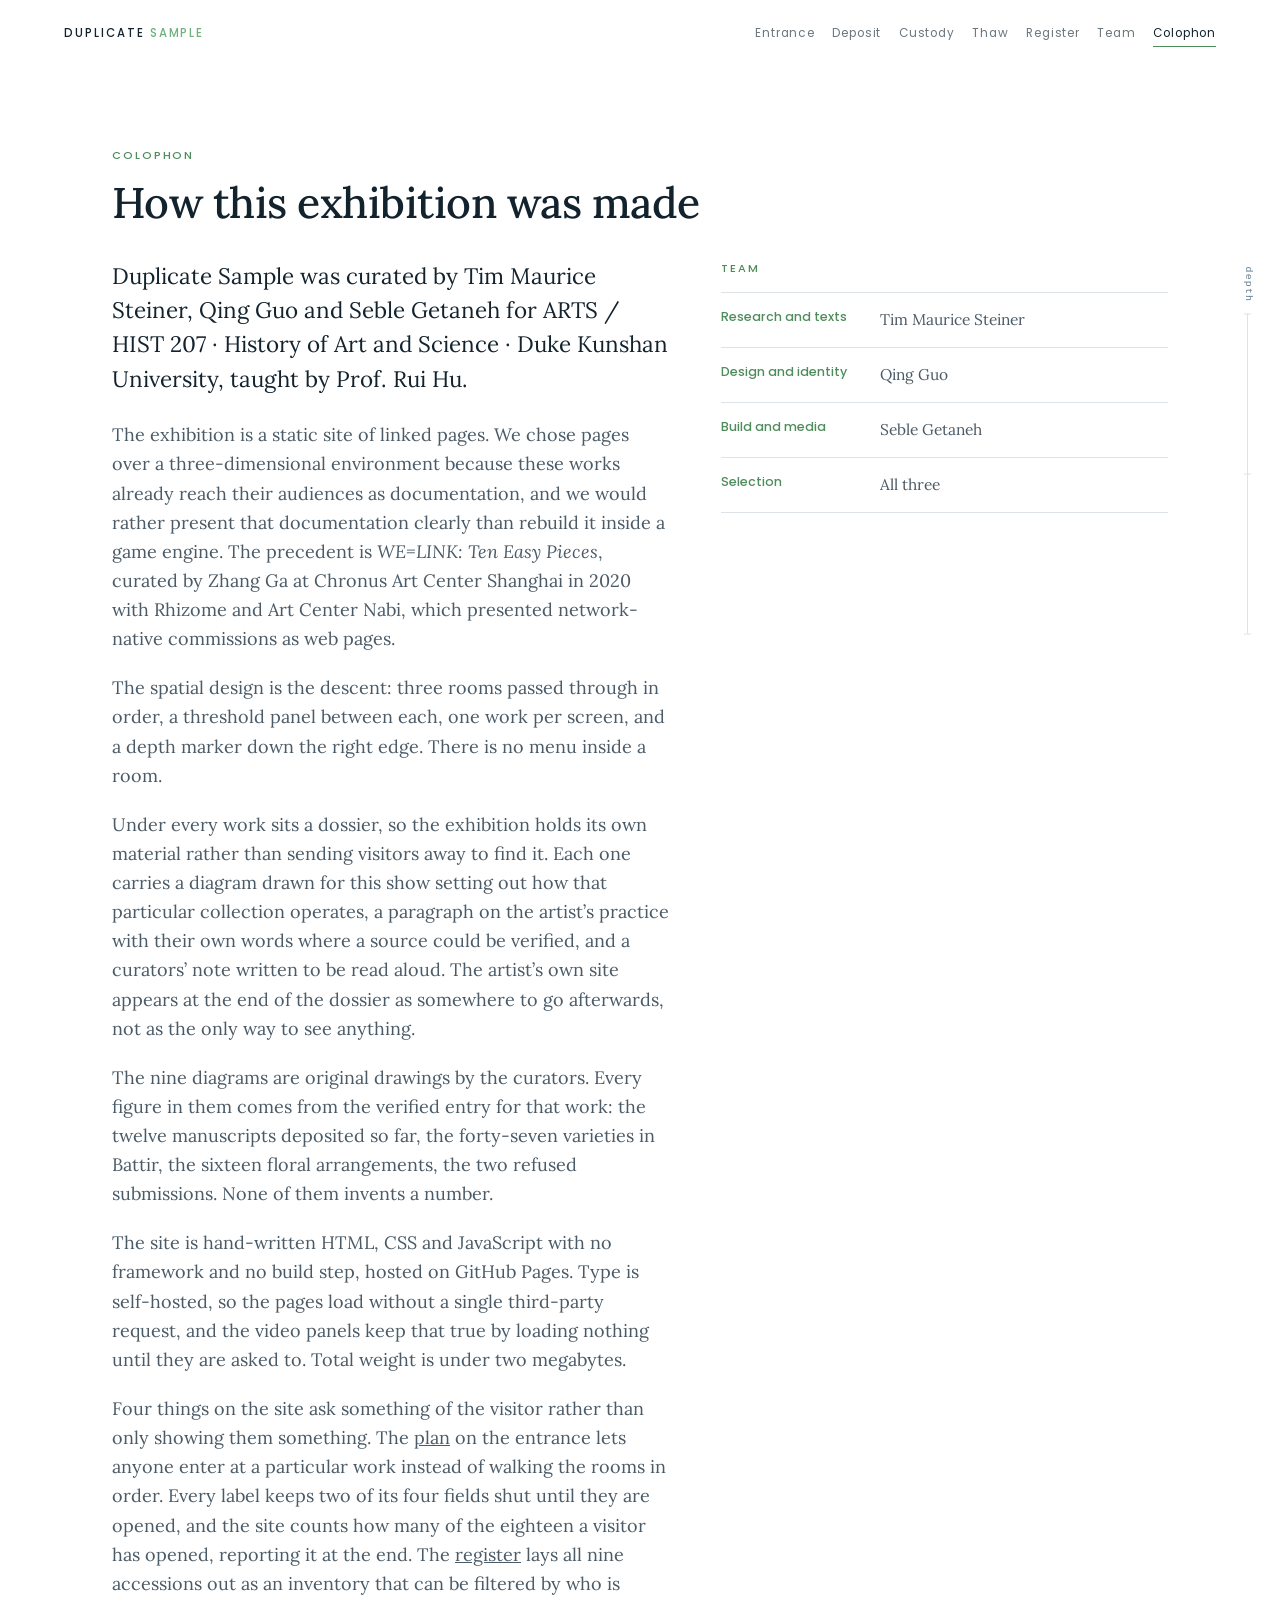
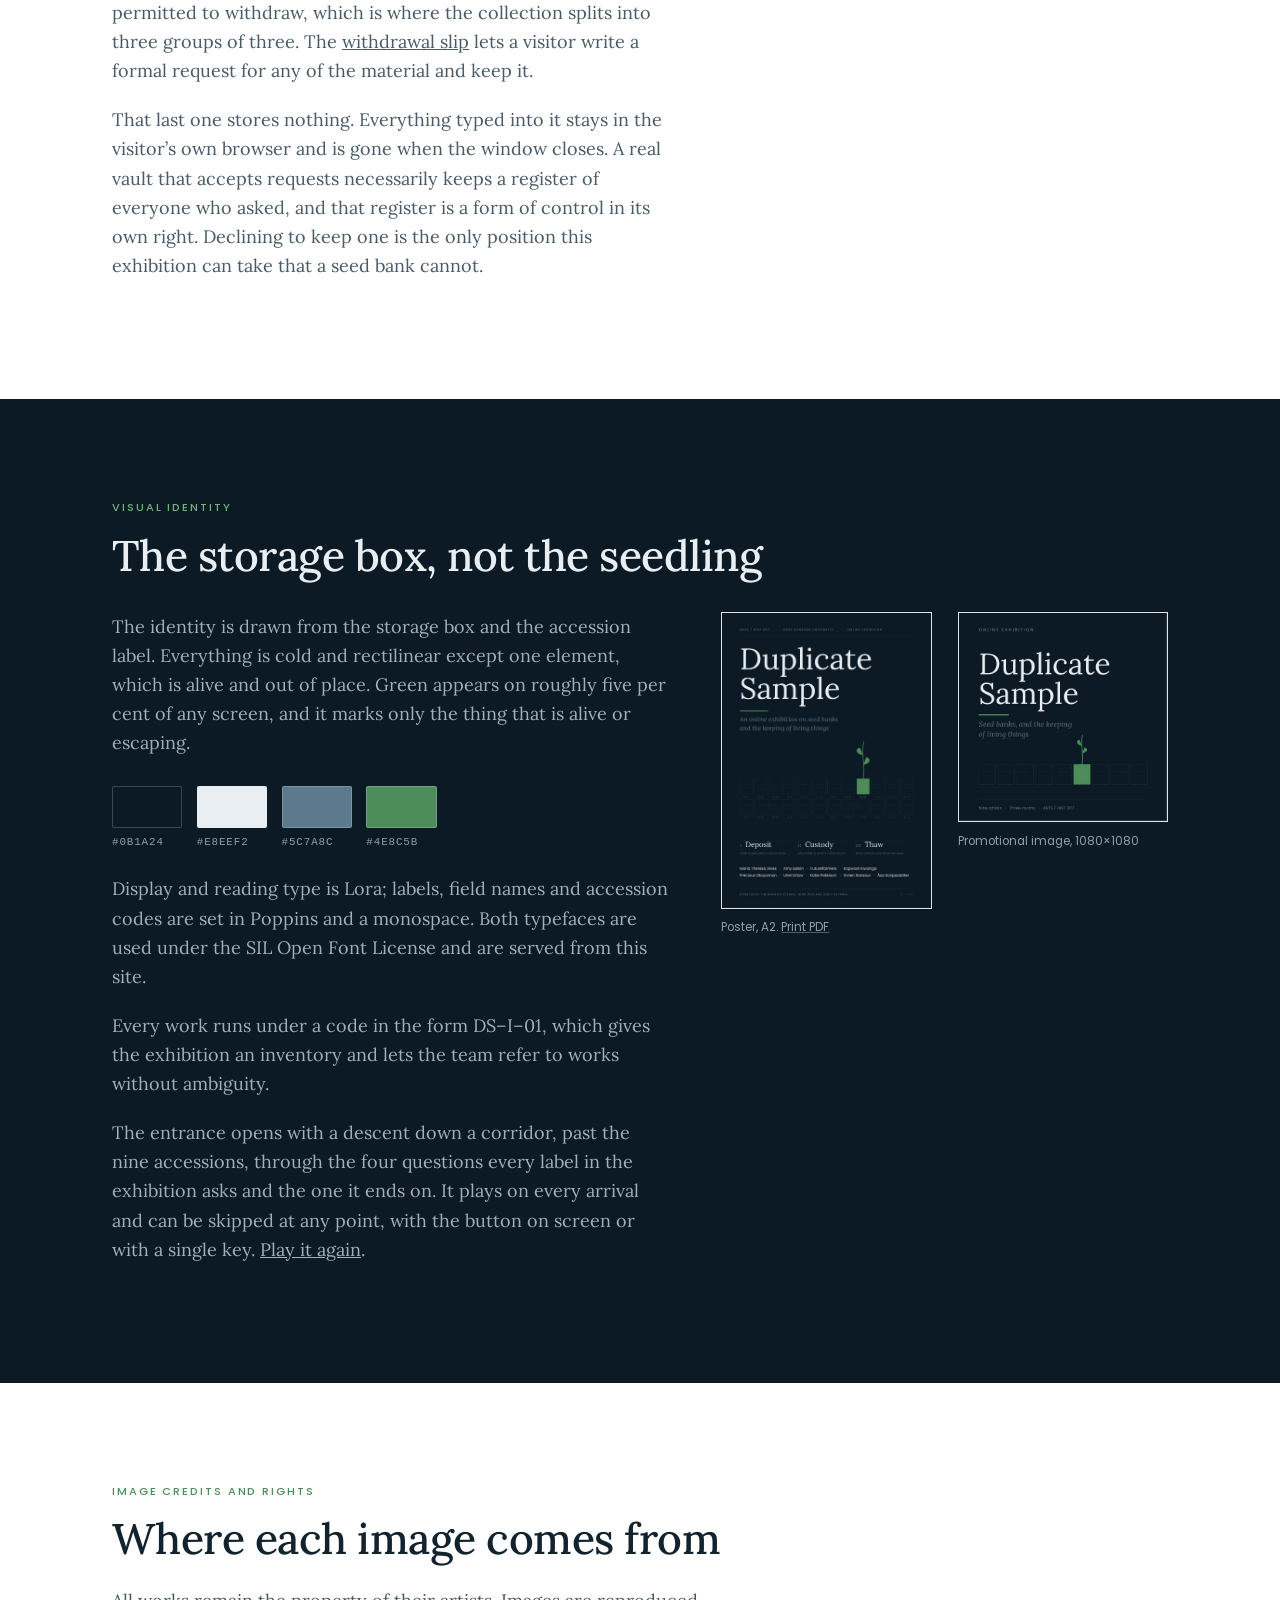
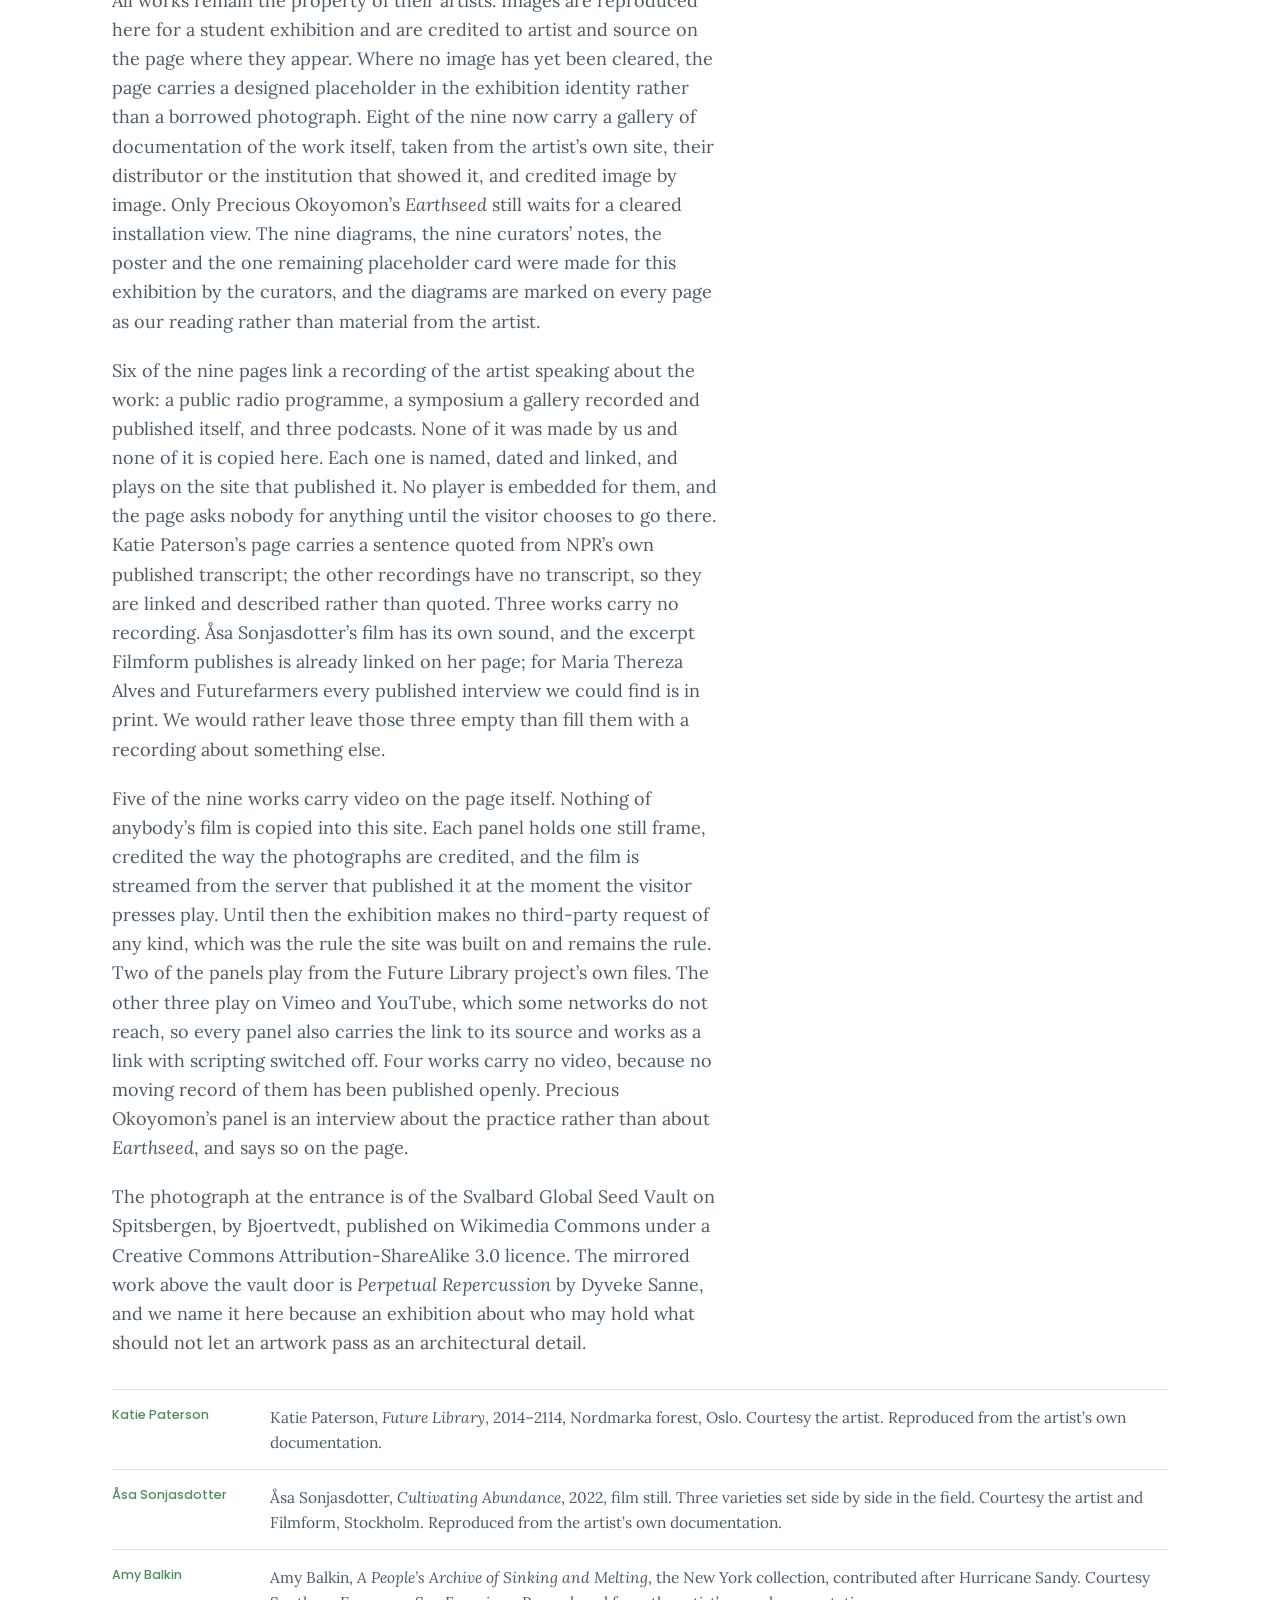
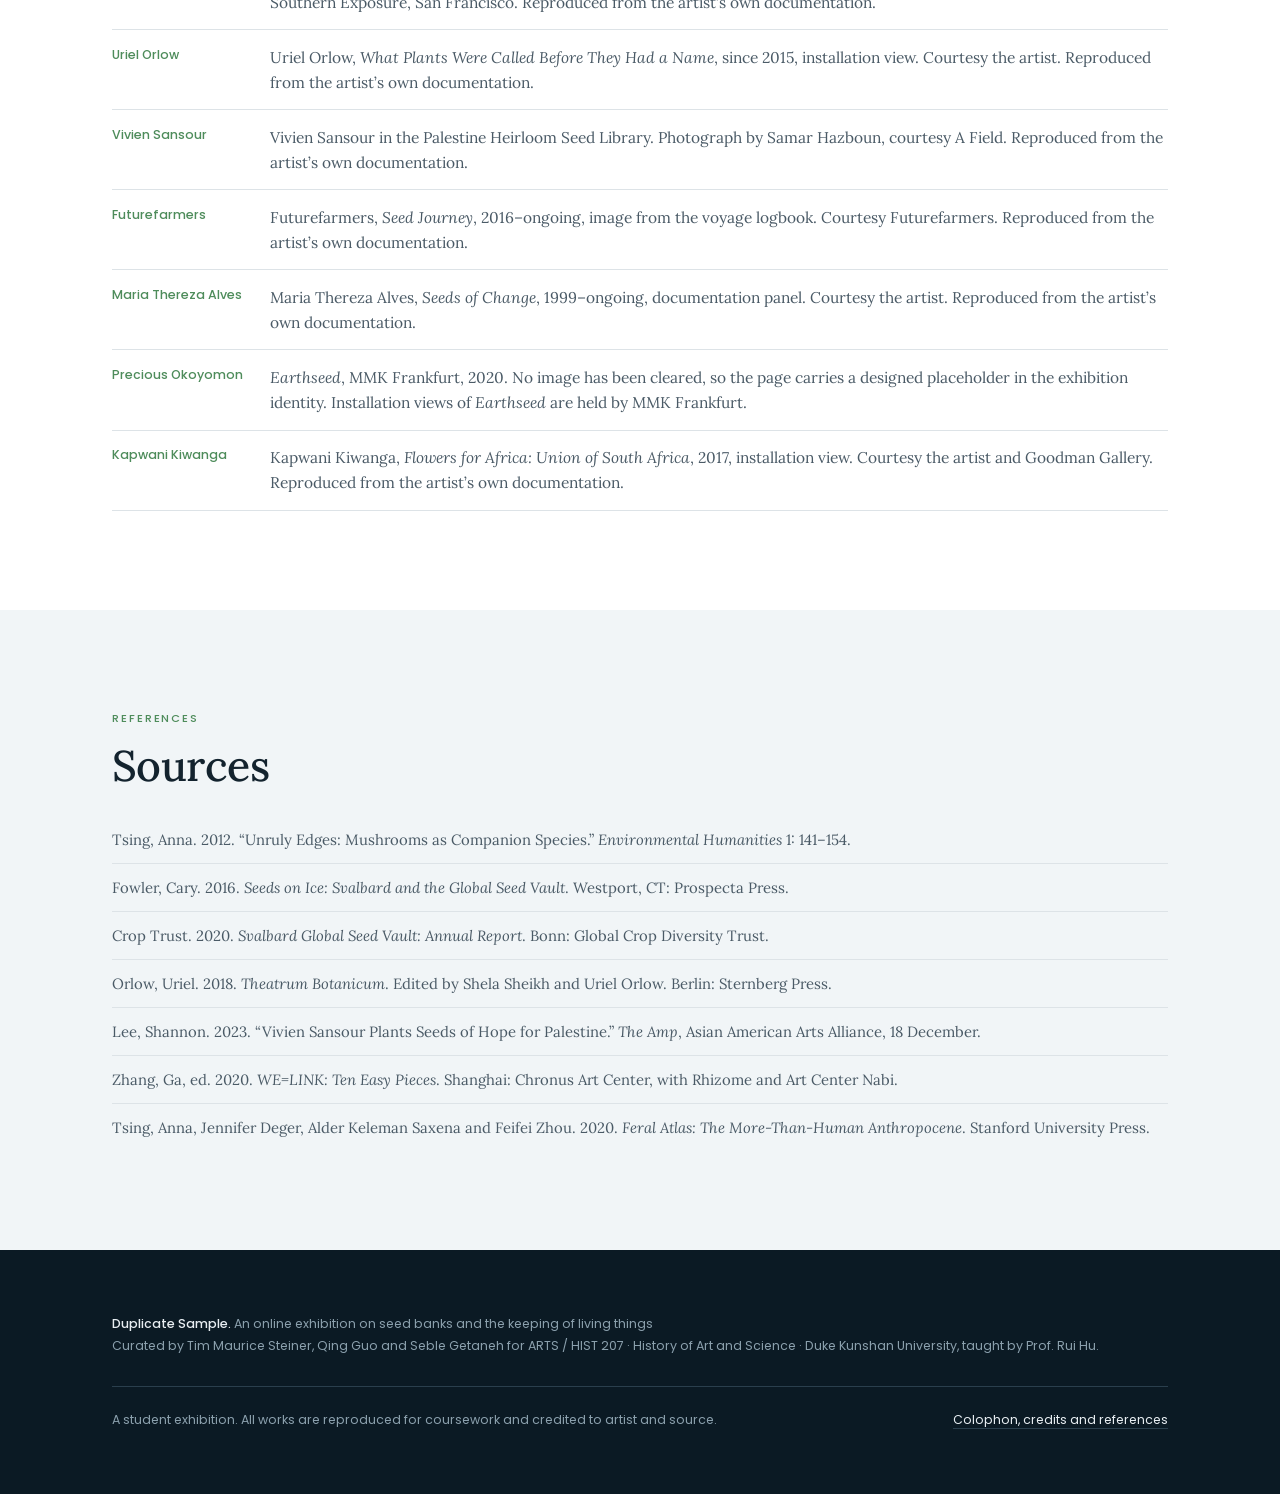
<file: colophon.html>
<!doctype html>
<html lang="en">
<head>
<meta charset="utf-8">
<meta name="viewport" content="width=device-width, initial-scale=1">
<title>Colophon · Duplicate Sample</title>
<meta name="description" content="Credits, image rights, visual identity and references for the exhibition Duplicate Sample.">
<meta name="author" content="Tim Maurice Steiner, Qing Guo and Seble Getaneh">
<meta property="og:type" content="website">
<meta property="og:title" content="Colophon · Duplicate Sample">
<meta property="og:description" content="Credits, image rights, visual identity and references for the exhibition Duplicate Sample.">
<meta property="og:image" content="assets/design/promo.jpg">
<meta name="twitter:card" content="summary_large_image">
<meta name="theme-color" content="#0b1a24">
<link rel="icon" href="assets/favicon.svg" type="image/svg+xml">
<link rel="preload" href="assets/fonts/lora-400.woff2" as="font" type="font/woff2" crossorigin>
<link rel="stylesheet" href="assets/style.css">
<noscript><style>.field__v{grid-template-rows:1fr!important}.reveal{display:none}
.hero__again{display:none}</style></noscript>
</head>
<body data-tone="light">
<a class="skip" href="#main">Skip to the exhibition</a>
<header class="bar">
  <a class="bar__mark" href="index.html">Duplicate <em>Sample</em></a>
  <nav aria-label="Exhibition"><a href="index.html">Entrance</a><a href="room-i.html">Deposit</a><a href="room-ii.html">Custody</a><a href="room-iii.html">Thaw</a><a href="register.html">Register</a><a href="team.html">Team</a><a href="colophon.html" aria-current="page">Colophon</a></nav>
</header>
<div class="depth" aria-hidden="true">
  <span class="depth__label">depth</span>
  <span class="depth__track">
    <i class="depth__notch" style="top:0"></i>
    <i class="depth__notch" style="top:50%"></i>
    <i class="depth__notch" style="top:100%"></i>
    <i class="depth__fill"></i>
  </span>
  <span class="depth__seen" data-seen hidden><b>0</b>/18</span>
</div>
<main id="main">
<section class="band">
  <div class="wrap">
    <p class="kicker">Colophon</p>
    <h2>How this exhibition was made</h2>
    <div class="cols cols--side" style="margin-top:2rem">
      <div class="narrow">
        <p class="lede">Duplicate Sample was curated by Tim Maurice Steiner, Qing Guo and Seble Getaneh for ARTS / HIST 207 · History of Art and Science · Duke Kunshan University,
        taught by Prof. Rui Hu.</p>
        <p class="muted">The exhibition is a static site of linked pages. We chose pages over a
        three-dimensional environment because these works already reach their audiences as documentation,
        and we would rather present that documentation clearly than rebuild it inside a game engine. The
        precedent is <cite>WE=LINK: Ten Easy Pieces</cite>, curated by Zhang Ga at Chronus Art Center
        Shanghai in 2020 with Rhizome and Art Center Nabi, which presented network-native commissions as
        web pages.</p>
        <p class="muted">The spatial design is the descent: three rooms passed through in order, a
        threshold panel between each, one work per screen, and a depth marker down the right edge. There
        is no menu inside a room.</p>
        <p class="muted">Under every work sits a dossier, so the exhibition holds its own material rather
        than sending visitors away to find it. Each one carries a diagram drawn for this show setting out
        how that particular collection operates, a paragraph on the artist&rsquo;s practice with their own
        words where a source could be verified, and a curators&rsquo; note written to be read aloud. The
        artist&rsquo;s own site appears at the end of the dossier as somewhere to go afterwards, not as the
        only way to see anything.</p>
        <p class="muted">The nine diagrams are original drawings by the curators. Every figure in them
        comes from the verified entry for that work: the twelve manuscripts deposited so far, the
        forty-seven varieties in Battir, the sixteen floral arrangements, the two refused submissions.
        None of them invents a number.</p>
        <p class="muted">The site is hand-written HTML, CSS and JavaScript with no framework and no build
        step, hosted on GitHub Pages. Type is self-hosted, so the pages load without a single third-party
        request, and the video panels keep that true by loading nothing until they are asked to. Total
        weight is under two megabytes.</p>
        <p class="muted">Four things on the site ask something of the visitor rather than only showing
        them something. The <a href="index.html#statement">plan</a> on the entrance lets anyone enter at
        a particular work instead of walking the rooms in order. Every label keeps two of its four fields
        shut until they are opened, and the site counts how many of the eighteen a visitor has opened,
        reporting it at the end. The <a href="register.html">register</a> lays all nine accessions out as
        an inventory that can be filtered by who is permitted to withdraw, which is where the collection
        splits into three groups of three. The <a href="withdrawal.html">withdrawal slip</a> lets a
        visitor write a formal request for any of the material and keep it.</p>
        <p class="muted">That last one stores nothing. Everything typed into it stays in the visitor&rsquo;s
        own browser and is gone when the window closes. A real vault that accepts requests necessarily
        keeps a register of everyone who asked, and that register is a form of control in its own right.
        Declining to keep one is the only position this exhibition can take that a seed bank cannot.</p>
      </div>
      <div>
        <p class="kicker">Team</p>
        <dl class="facts">
          <div><dt>Research and texts</dt><dd>Tim Maurice Steiner</dd></div>
          <div><dt>Design and identity</dt><dd>Qing Guo</dd></div>
          <div><dt>Build and media</dt><dd>Seble Getaneh</dd></div>
          <div><dt>Selection</dt><dd>All three</dd></div>
        </dl>
      </div>
    </div>
  </div>
</section>

<section class="band dark">
  <div class="wrap">
    <p class="kicker">Visual identity</p>
    <h2>The storage box, not the seedling</h2>
    <div class="cols cols--side" style="margin-top:2rem">
      <div>
        <p class="muted">The identity is drawn from the storage box and the accession label. Everything is
        cold and rectilinear except one element, which is alive and out of place. Green appears on roughly
        five per cent of any screen, and it marks only the thing that is alive or escaping.</p>
        <ul class="swatches" style="margin-top:1.8rem">
          <li><i style="background:#0b1a24"></i>#0B1A24</li>
          <li><i style="background:#e8eef2"></i>#E8EEF2</li>
          <li><i style="background:#5c7a8c"></i>#5C7A8C</li>
          <li><i style="background:#4e8c5b"></i>#4E8C5B</li>
        </ul>
        <p class="muted">Display and reading type is Lora; labels, field names and accession codes are set
        in Poppins and a monospace. Both typefaces are used under the SIL Open Font License and are served
        from this site.</p>
        <p class="muted">Every work runs under a code in the form DS&ndash;I&ndash;01, which gives the
        exhibition an inventory and lets the team refer to works without ambiguity.</p>
        <p class="muted">The entrance opens with a descent down a corridor, past the nine
        accessions, through the four questions every label in the exhibition asks and the one
        it ends on. It plays on every arrival and can be skipped at any point, with the button
        on screen or with a single key. <a href="index.html#descend">Play it again</a>.</p>
      </div>
      <div class="assets">
        <figure>
          <img src="assets/design/poster.jpg" alt="The exhibition poster: the title in a large serif over a grid of sealed boxes, one of them green with a seedling." width="900" height="1273" loading="lazy">
          <figcaption>Poster, A2. <a href="assets/design/poster-a2.pdf">Print PDF</a></figcaption>
        </figure>
        <figure>
          <img src="assets/design/promo.jpg" alt="The square promotional image, carrying the same grid motif." width="1080" height="1080" loading="lazy">
          <figcaption>Promotional image, 1080&times;1080</figcaption>
        </figure>
      </div>
    </div>
  </div>
</section>

<section class="band">
  <div class="wrap">
    <p class="kicker">Image credits and rights</p>
    <h2>Where each image comes from</h2>
    <p class="muted narrow" style="margin-top:1.4rem">All works remain the property of their artists. Images
    are reproduced here for a student exhibition and are credited to artist and source on the page where they
    appear. Where no image has yet been cleared, the page carries a designed placeholder in the exhibition
    identity rather than a borrowed photograph. Eight of the nine now carry a gallery of documentation of the
    work itself, taken from the artist’s own site, their distributor or the institution that showed it,
    and credited image by image. Only Precious Okoyomon’s <cite>Earthseed</cite> still waits for a cleared
    installation view. The nine diagrams, the nine curators’ notes, the poster and the one remaining
    placeholder card were made for this exhibition by the curators, and the diagrams are marked on every page
    as our reading rather than material from the artist.</p>
    <p class="muted narrow">Six of the nine pages link a recording of the artist speaking about the work:
    a public radio programme, a symposium a gallery recorded and published itself, and three podcasts. None
    of it was made by us and none of it is copied here. Each one is named, dated and linked, and plays on the
    site that published it. No player is embedded for them, and the page asks nobody for anything until the
    visitor chooses to go there. Katie Paterson’s page carries a sentence quoted from NPR’s own published
    transcript; the other recordings have no transcript, so they are linked and described rather than quoted.
    Three works carry no recording. Åsa Sonjasdotter’s film has its own sound, and the excerpt
    Filmform publishes is already linked on her page; for Maria Thereza Alves and Futurefarmers every
    published interview we could find is in print. We would rather leave those three empty than fill them
    with a recording about something else.</p>
    <p class="muted narrow">Five of the nine works carry video on the page itself. Nothing of anybody’s
    film is copied into this site. Each panel holds one still frame, credited the way the photographs are
    credited, and the film is streamed from the server that published it at the moment the visitor presses
    play. Until then the exhibition makes no third-party request of any kind, which was the rule the site
    was built on and remains the rule. Two of the panels play from the Future Library project’s own
    files. The other three play on Vimeo and YouTube, which some networks do not reach, so every panel also
    carries the link to its source and works as a link with scripting switched off. Four works carry no
    video, because no moving record of them has been published openly. Precious Okoyomon’s panel is an
    interview about the practice rather than about <cite>Earthseed</cite>, and says so on the page.</p>

    <p class="muted narrow">The photograph at the entrance is of the Svalbard Global Seed Vault on
    Spitsbergen, by Bjoertvedt, published on Wikimedia Commons under a Creative Commons
    Attribution-ShareAlike 3.0 licence. The mirrored work above the vault door is
    <cite>Perpetual Repercussion</cite> by Dyveke Sanne, and we name it here because an exhibition about
    who may hold what should not let an artwork pass as an architectural detail.</p>
    <dl class="facts" style="margin-top:2rem"><div><dt>Katie Paterson</dt><dd>Katie Paterson, <cite>Future Library</cite>, 2014–2114, Nordmarka forest, Oslo. Courtesy the artist. Reproduced from the artist&rsquo;s own documentation.</dd></div><div><dt>Åsa Sonjasdotter</dt><dd>Åsa Sonjasdotter, <cite>Cultivating Abundance</cite>, 2022, film still. Three varieties set side by side in the field. Courtesy the artist and Filmform, Stockholm. Reproduced from the artist&rsquo;s own documentation.</dd></div><div><dt>Amy Balkin</dt><dd>Amy Balkin, <cite>A People’s Archive of Sinking and Melting</cite>, the New York collection, contributed after Hurricane Sandy. Courtesy Southern Exposure, San Francisco. Reproduced from the artist&rsquo;s own documentation.</dd></div><div><dt>Uriel Orlow</dt><dd>Uriel Orlow, <cite>What Plants Were Called Before They Had a Name</cite>, since 2015, installation view. Courtesy the artist. Reproduced from the artist&rsquo;s own documentation.</dd></div><div><dt>Vivien Sansour</dt><dd>Vivien Sansour in the Palestine Heirloom Seed Library. Photograph by Samar Hazboun, courtesy A Field. Reproduced from the artist&rsquo;s own documentation.</dd></div><div><dt>Futurefarmers</dt><dd>Futurefarmers, <cite>Seed Journey</cite>, 2016–ongoing, image from the voyage logbook. Courtesy Futurefarmers. Reproduced from the artist&rsquo;s own documentation.</dd></div><div><dt>Maria Thereza Alves</dt><dd>Maria Thereza Alves, <cite>Seeds of Change</cite>, 1999–ongoing, documentation panel. Courtesy the artist. Reproduced from the artist&rsquo;s own documentation.</dd></div><div><dt>Precious Okoyomon</dt><dd><cite>Earthseed</cite>, MMK Frankfurt, 2020. No image has been cleared, so the page carries a designed placeholder in the exhibition identity. Installation views of <cite>Earthseed</cite> are held by MMK Frankfurt.</dd></div><div><dt>Kapwani Kiwanga</dt><dd>Kapwani Kiwanga, <cite>Flowers for Africa: Union of South Africa</cite>, 2017, installation view. Courtesy the artist and Goodman Gallery. Reproduced from the artist&rsquo;s own documentation.</dd></div></dl>
  </div>
</section>

<section class="band" style="background:var(--soft)">
  <div class="wrap">
    <p class="kicker">References</p>
    <h2>Sources</h2>
    <ul class="reflist" style="margin-top:1.6rem"><li>Tsing, Anna. 2012. “Unruly Edges: Mushrooms as Companion Species.” <em>Environmental Humanities</em> 1: 141–154.</li><li>Fowler, Cary. 2016. <em>Seeds on Ice: Svalbard and the Global Seed Vault</em>. Westport, CT: Prospecta Press.</li><li>Crop Trust. 2020. <em>Svalbard Global Seed Vault: Annual Report</em>. Bonn: Global Crop Diversity Trust.</li><li>Orlow, Uriel. 2018. <em>Theatrum Botanicum</em>. Edited by Shela Sheikh and Uriel Orlow. Berlin: Sternberg Press.</li><li>Lee, Shannon. 2023. “Vivien Sansour Plants Seeds of Hope for Palestine.” <em>The Amp</em>, Asian American Arts Alliance, 18 December.</li><li>Zhang, Ga, ed. 2020. <em>WE=LINK: Ten Easy Pieces</em>. Shanghai: Chronus Art Center, with Rhizome and Art Center Nabi.</li><li>Tsing, Anna, Jennifer Deger, Alder Keleman Saxena and Feifei Zhou. 2020. <em>Feral Atlas: The More-Than-Human Anthropocene</em>. Stanford University Press.</li></ul>
  </div>
</section>
</main><footer class="foot">
  <div class="wrap">
    <p><strong>Duplicate Sample.</strong> An online exhibition on seed banks and the keeping of living things<br>
    Curated by Tim Maurice Steiner, Qing Guo and Seble Getaneh for ARTS / HIST 207 · History of Art and Science · Duke Kunshan University, taught by Prof. Rui Hu.</p>
    <div class="foot__row">
      <span>A student exhibition. All works are reproduced for coursework and credited to artist and source.</span>
      <span><a href="colophon.html">Colophon, credits and references</a></span>
    </div>
  </div>
</footer>
<script src="assets/site.js"></script>
</body>
</html>
</file>
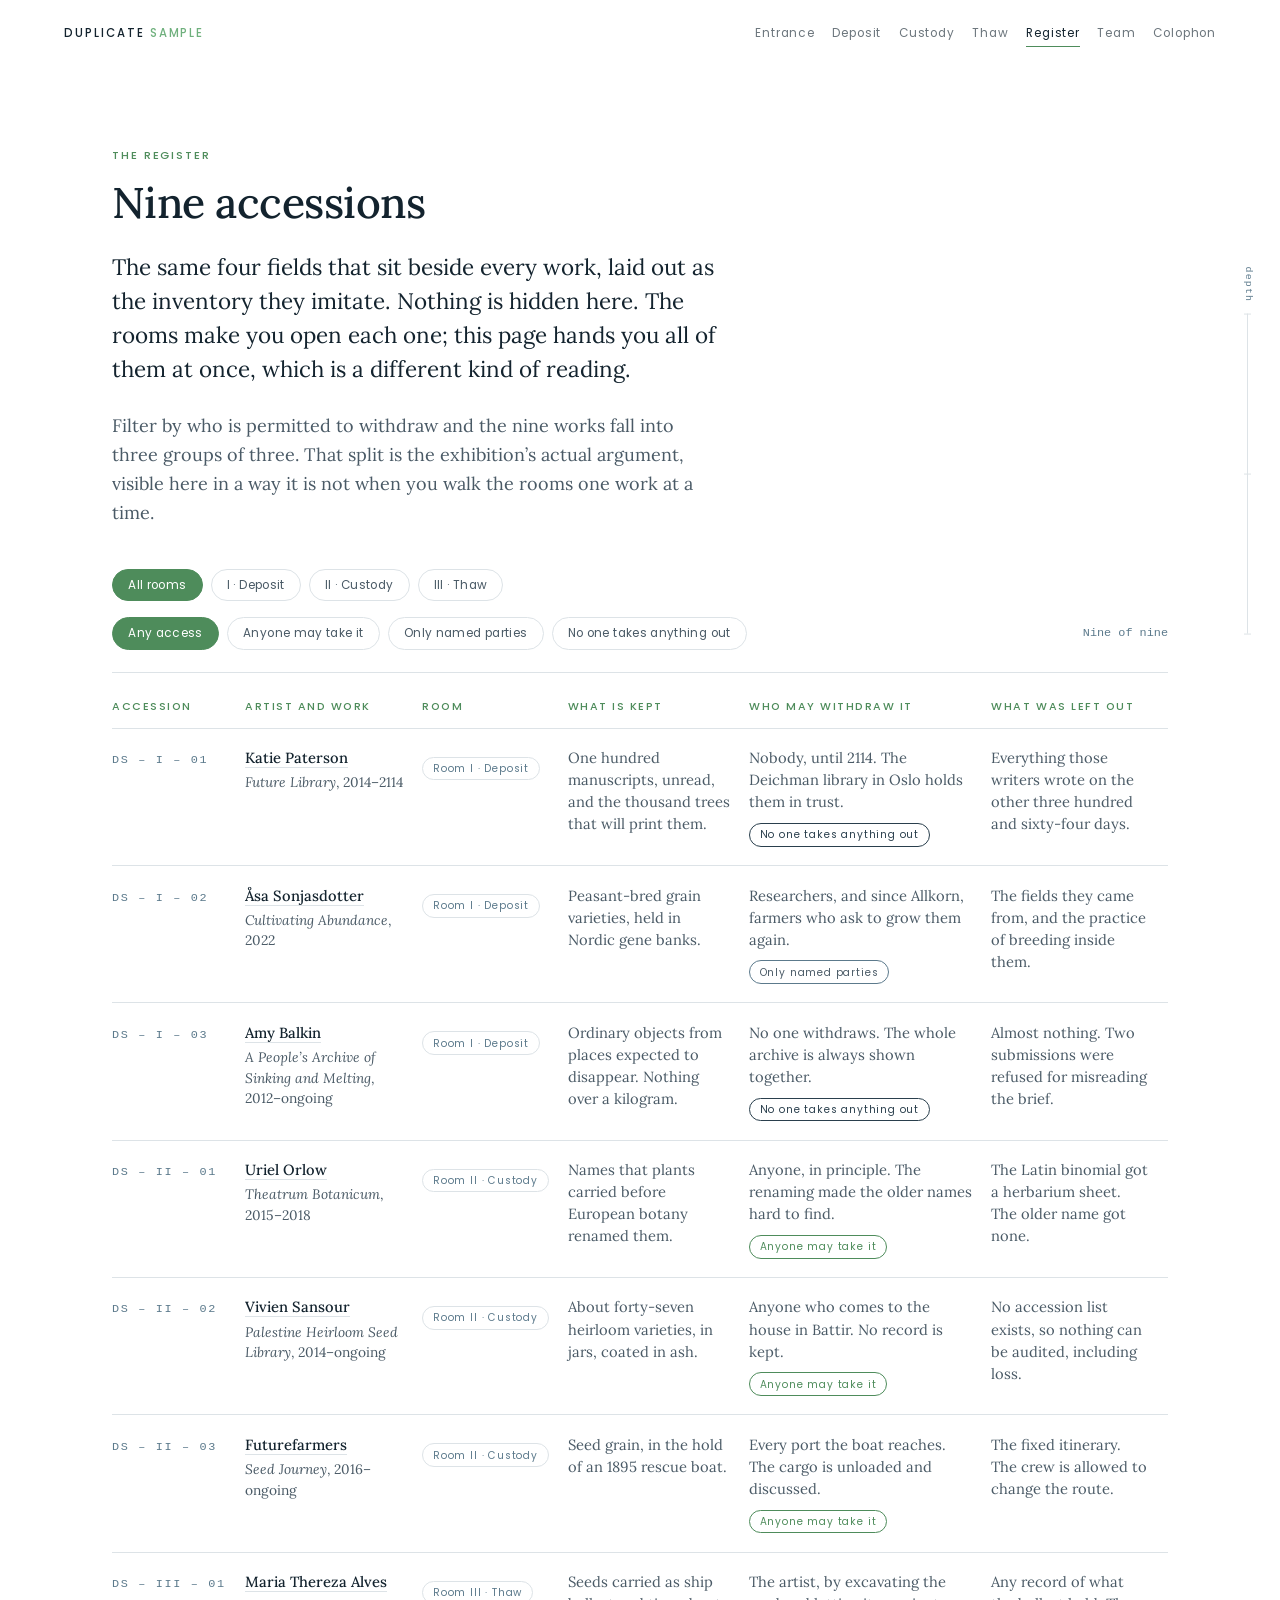
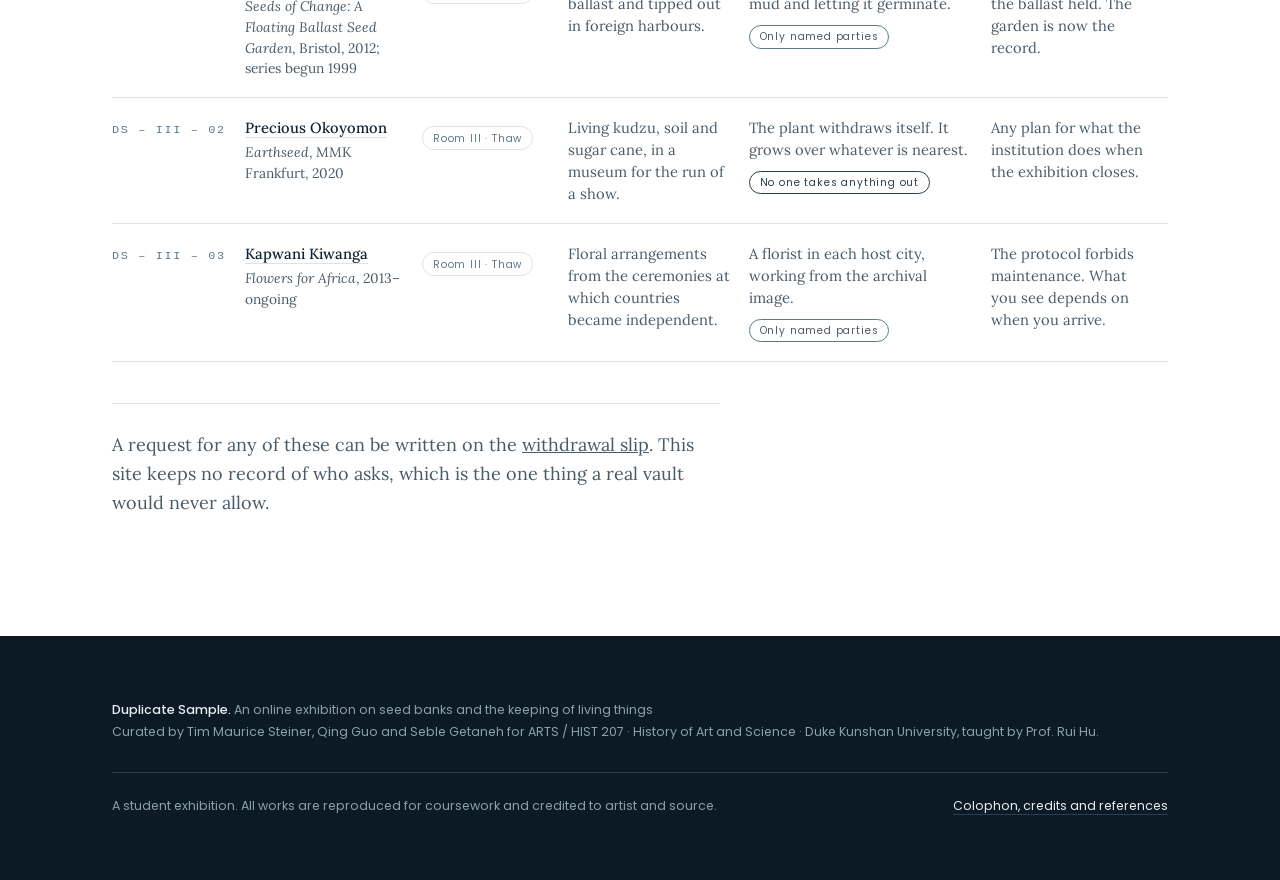
<file: register.html>
<!doctype html>
<html lang="en">
<head>
<meta charset="utf-8">
<meta name="viewport" content="width=device-width, initial-scale=1">
<title>The register · Duplicate Sample</title>
<meta name="description" content="All nine works in the exhibition as an inventory, filterable by room and by access.">
<meta name="author" content="Tim Maurice Steiner, Qing Guo and Seble Getaneh">
<meta property="og:type" content="website">
<meta property="og:title" content="The register · Duplicate Sample">
<meta property="og:description" content="All nine works in the exhibition as an inventory, filterable by room and by access.">
<meta property="og:image" content="assets/design/promo.jpg">
<meta name="twitter:card" content="summary_large_image">
<meta name="theme-color" content="#0b1a24">
<link rel="icon" href="assets/favicon.svg" type="image/svg+xml">
<link rel="preload" href="assets/fonts/lora-400.woff2" as="font" type="font/woff2" crossorigin>
<link rel="stylesheet" href="assets/style.css">
<noscript><style>.field__v{grid-template-rows:1fr!important}.reveal{display:none}
.hero__again{display:none}</style></noscript>
</head>
<body data-tone="light">
<a class="skip" href="#main">Skip to the exhibition</a>
<header class="bar">
  <a class="bar__mark" href="index.html">Duplicate <em>Sample</em></a>
  <nav aria-label="Exhibition"><a href="index.html">Entrance</a><a href="room-i.html">Deposit</a><a href="room-ii.html">Custody</a><a href="room-iii.html">Thaw</a><a href="register.html" aria-current="page">Register</a><a href="team.html">Team</a><a href="colophon.html">Colophon</a></nav>
</header>
<div class="depth" aria-hidden="true">
  <span class="depth__label">depth</span>
  <span class="depth__track">
    <i class="depth__notch" style="top:0"></i>
    <i class="depth__notch" style="top:50%"></i>
    <i class="depth__notch" style="top:100%"></i>
    <i class="depth__fill"></i>
  </span>
  <span class="depth__seen" data-seen hidden><b>0</b>/18</span>
</div>
<main id="main">
<section class="band">
  <div class="wrap">
    <p class="kicker">The register</p>
    <h2>Nine accessions</h2>
    <p class="lede narrow">The same four fields that sit beside every work, laid out as the
    inventory they imitate. Nothing is hidden here. The rooms make you open each one; this page
    hands you all of them at once, which is a different kind of reading.</p>
    <p class="muted narrow">Filter by who is permitted to withdraw and the nine works fall into
    three groups of three. That split is the exhibition’s actual argument, visible here in a
    way it is not when you walk the rooms one work at a time.</p>

    <div class="reg__bar">
      <div class="chips" role="group" aria-label="Filter by room">
        <button class="chip" data-filter="room" data-value="all" aria-pressed="true">All rooms</button>
        <button class="chip" data-filter="room" data-value="I" aria-pressed="false">I &middot; Deposit</button>
        <button class="chip" data-filter="room" data-value="II" aria-pressed="false">II &middot; Custody</button>
        <button class="chip" data-filter="room" data-value="III" aria-pressed="false">III &middot; Thaw</button>
      </div>
      <div class="chips" role="group" aria-label="Filter by access">
        <button class="chip" data-filter="access" data-value="all" aria-pressed="true">Any access</button>
        <button class="chip" data-filter="access" data-value="open" aria-pressed="false">Anyone may take it</button>
        <button class="chip" data-filter="access" data-value="named" aria-pressed="false">Only named parties</button>
        <button class="chip" data-filter="access" data-value="none" aria-pressed="false">No one takes anything out</button>
      </div>
      <p class="reg__count" data-count aria-live="polite">Nine of nine</p>
    </div>

    <div class="reg__scroll">
      <table class="reg">
        <thead><tr>
          <th scope="col">Accession</th><th scope="col">Artist and work</th><th scope="col">Room</th>
          <th scope="col">What is kept</th><th scope="col">Who may withdraw it</th>
          <th scope="col">What was left out</th>
        </tr></thead>
        <tbody><tr data-room="I" data-access="none">
      <td class="reg__code"><span class="code">DS – I – 01</span></td>
      <td class="reg__who"><a href="room-i.html#paterson">Katie Paterson</a>
        <span><cite>Future Library</cite>, 2014–2114</span></td>
      <td class="reg__room"><span class="tag">Room I &middot; Deposit</span></td>
      <td>One hundred manuscripts, unread, and the thousand trees that will print them.</td>
      <td>Nobody, until 2114. The Deichman library in Oslo holds them in trust.
        <span class="tag tag--none">No one takes anything out</span></td>
      <td class="reg__out">Everything those writers wrote on the other three hundred and sixty-four days.</td>
    </tr><tr data-room="I" data-access="named">
      <td class="reg__code"><span class="code">DS – I – 02</span></td>
      <td class="reg__who"><a href="room-i.html#sonjasdotter">Åsa Sonjasdotter</a>
        <span><cite>Cultivating Abundance</cite>, 2022</span></td>
      <td class="reg__room"><span class="tag">Room I &middot; Deposit</span></td>
      <td>Peasant-bred grain varieties, held in Nordic gene banks.</td>
      <td>Researchers, and since Allkorn, farmers who ask to grow them again.
        <span class="tag tag--named">Only named parties</span></td>
      <td class="reg__out">The fields they came from, and the practice of breeding inside them.</td>
    </tr><tr data-room="I" data-access="none">
      <td class="reg__code"><span class="code">DS – I – 03</span></td>
      <td class="reg__who"><a href="room-i.html#balkin">Amy Balkin</a>
        <span><cite>A People’s Archive of Sinking and Melting</cite>, 2012–ongoing</span></td>
      <td class="reg__room"><span class="tag">Room I &middot; Deposit</span></td>
      <td>Ordinary objects from places expected to disappear. Nothing over a kilogram.</td>
      <td>No one withdraws. The whole archive is always shown together.
        <span class="tag tag--none">No one takes anything out</span></td>
      <td class="reg__out">Almost nothing. Two submissions were refused for misreading the brief.</td>
    </tr><tr data-room="II" data-access="open">
      <td class="reg__code"><span class="code">DS – II – 01</span></td>
      <td class="reg__who"><a href="room-ii.html#orlow">Uriel Orlow</a>
        <span><cite>Theatrum Botanicum</cite>, 2015–2018</span></td>
      <td class="reg__room"><span class="tag">Room II &middot; Custody</span></td>
      <td>Names that plants carried before European botany renamed them.</td>
      <td>Anyone, in principle. The renaming made the older names hard to find.
        <span class="tag tag--open">Anyone may take it</span></td>
      <td class="reg__out">The Latin binomial got a herbarium sheet. The older name got none.</td>
    </tr><tr data-room="II" data-access="open">
      <td class="reg__code"><span class="code">DS – II – 02</span></td>
      <td class="reg__who"><a href="room-ii.html#sansour">Vivien Sansour</a>
        <span><cite>Palestine Heirloom Seed Library</cite>, 2014–ongoing</span></td>
      <td class="reg__room"><span class="tag">Room II &middot; Custody</span></td>
      <td>About forty-seven heirloom varieties, in jars, coated in ash.</td>
      <td>Anyone who comes to the house in Battir. No record is kept.
        <span class="tag tag--open">Anyone may take it</span></td>
      <td class="reg__out">No accession list exists, so nothing can be audited, including loss.</td>
    </tr><tr data-room="II" data-access="open">
      <td class="reg__code"><span class="code">DS – II – 03</span></td>
      <td class="reg__who"><a href="room-ii.html#futurefarmers">Futurefarmers</a>
        <span><cite>Seed Journey</cite>, 2016–ongoing</span></td>
      <td class="reg__room"><span class="tag">Room II &middot; Custody</span></td>
      <td>Seed grain, in the hold of an 1895 rescue boat.</td>
      <td>Every port the boat reaches. The cargo is unloaded and discussed.
        <span class="tag tag--open">Anyone may take it</span></td>
      <td class="reg__out">The fixed itinerary. The crew is allowed to change the route.</td>
    </tr><tr data-room="III" data-access="named">
      <td class="reg__code"><span class="code">DS – III – 01</span></td>
      <td class="reg__who"><a href="room-iii.html#alves">Maria Thereza Alves</a>
        <span><cite>Seeds of Change: A Floating Ballast Seed Garden</cite>, Bristol, 2012; series begun 1999</span></td>
      <td class="reg__room"><span class="tag">Room III &middot; Thaw</span></td>
      <td>Seeds carried as ship ballast and tipped out in foreign harbours.</td>
      <td>The artist, by excavating the mud and letting it germinate.
        <span class="tag tag--named">Only named parties</span></td>
      <td class="reg__out">Any record of what the ballast held. The garden is now the record.</td>
    </tr><tr data-room="III" data-access="none">
      <td class="reg__code"><span class="code">DS – III – 02</span></td>
      <td class="reg__who"><a href="room-iii.html#okoyomon">Precious Okoyomon</a>
        <span><cite>Earthseed</cite>, MMK Frankfurt, 2020</span></td>
      <td class="reg__room"><span class="tag">Room III &middot; Thaw</span></td>
      <td>Living kudzu, soil and sugar cane, in a museum for the run of a show.</td>
      <td>The plant withdraws itself. It grows over whatever is nearest.
        <span class="tag tag--none">No one takes anything out</span></td>
      <td class="reg__out">Any plan for what the institution does when the exhibition closes.</td>
    </tr><tr data-room="III" data-access="named">
      <td class="reg__code"><span class="code">DS – III – 03</span></td>
      <td class="reg__who"><a href="room-iii.html#kiwanga">Kapwani Kiwanga</a>
        <span><cite>Flowers for Africa</cite>, 2013–ongoing</span></td>
      <td class="reg__room"><span class="tag">Room III &middot; Thaw</span></td>
      <td>Floral arrangements from the ceremonies at which countries became independent.</td>
      <td>A florist in each host city, working from the archival image.
        <span class="tag tag--named">Only named parties</span></td>
      <td class="reg__out">The protocol forbids maintenance. What you see depends on when you arrive.</td>
    </tr></tbody>
      </table>
    </div>
    <p class="reg__empty" data-empty hidden>Nothing in the collection matches both filters.</p>

    <div class="reg__after">
      <p class="muted" data-progress hidden></p>
      <p class="muted">A request for any of these can be written on the
      <a href="withdrawal.html">withdrawal slip</a>. This site keeps no record of who asks,
      which is the one thing a real vault would never allow.</p>
    </div>
  </div>
</section>
</main><footer class="foot">
  <div class="wrap">
    <p><strong>Duplicate Sample.</strong> An online exhibition on seed banks and the keeping of living things<br>
    Curated by Tim Maurice Steiner, Qing Guo and Seble Getaneh for ARTS / HIST 207 · History of Art and Science · Duke Kunshan University, taught by Prof. Rui Hu.</p>
    <div class="foot__row">
      <span>A student exhibition. All works are reproduced for coursework and credited to artist and source.</span>
      <span><a href="colophon.html">Colophon, credits and references</a></span>
    </div>
  </div>
</footer>
<script src="assets/site.js"></script>
</body>
</html>
</file>
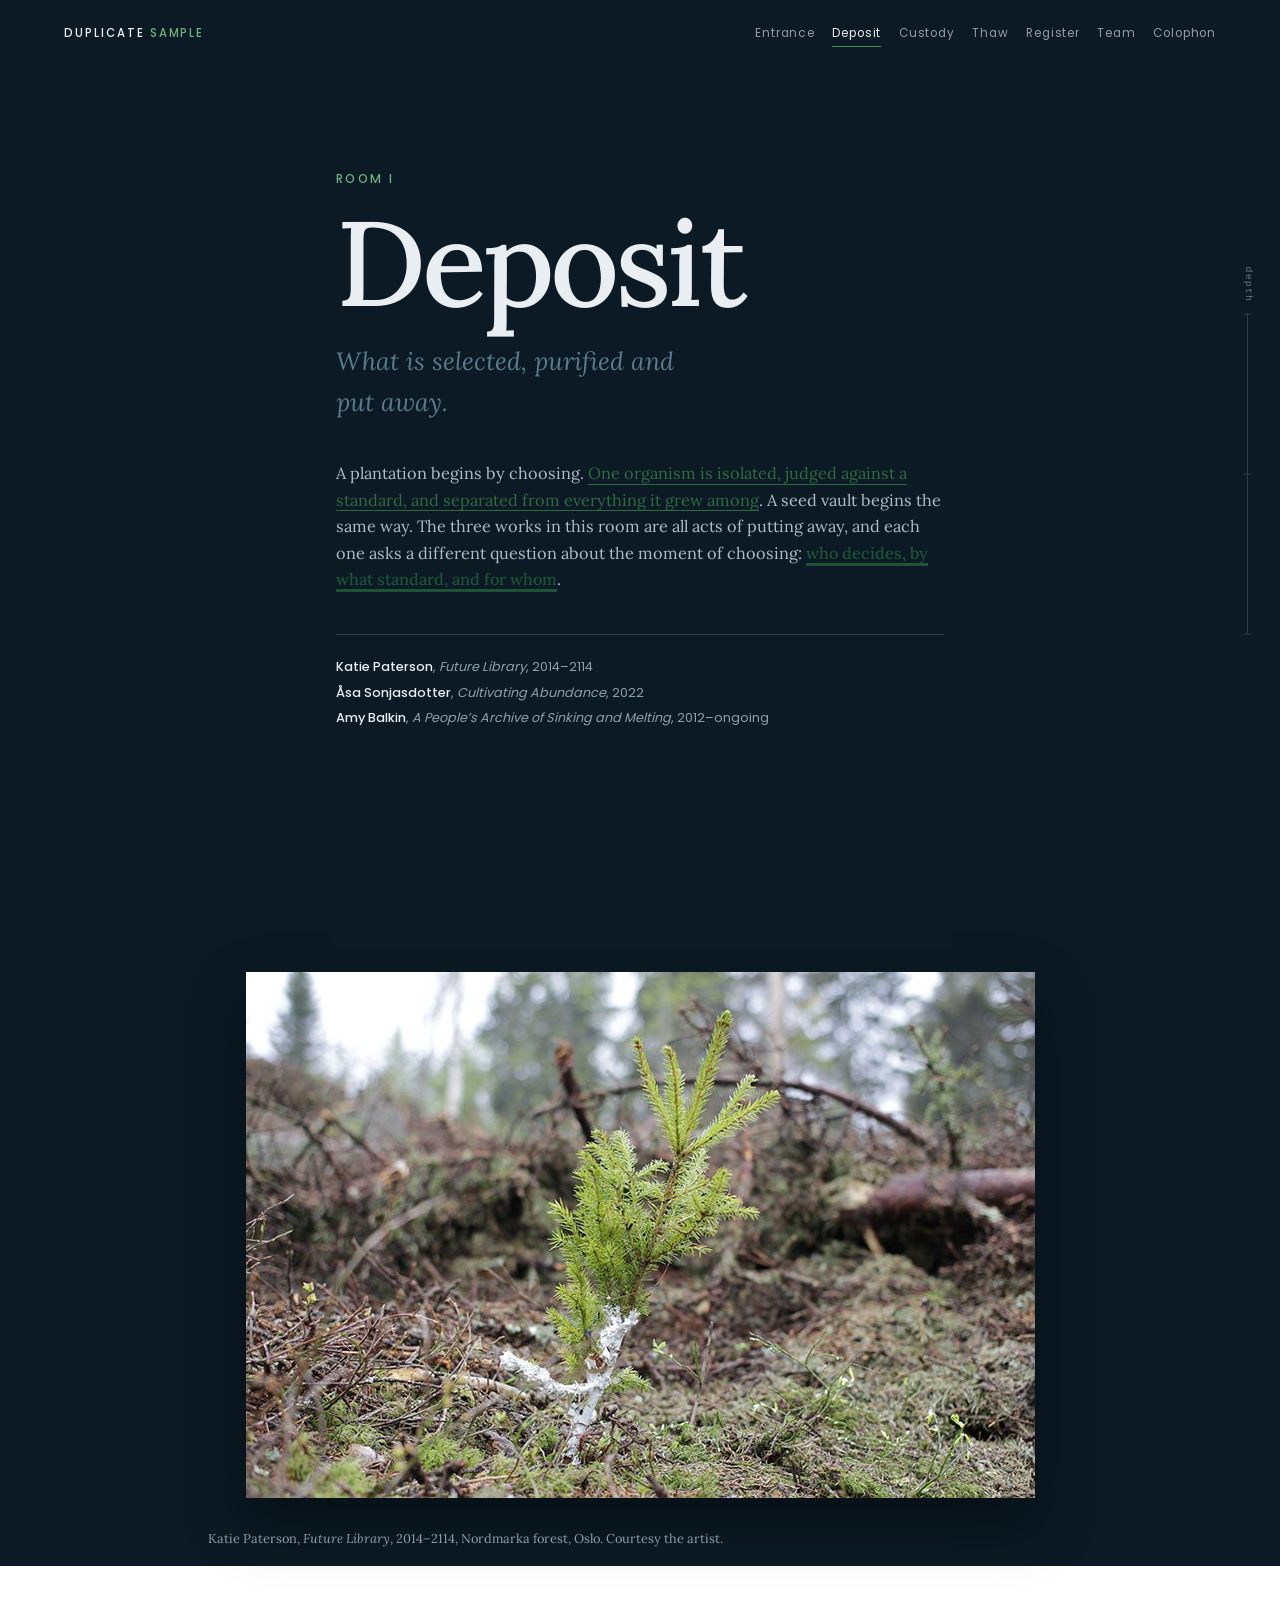
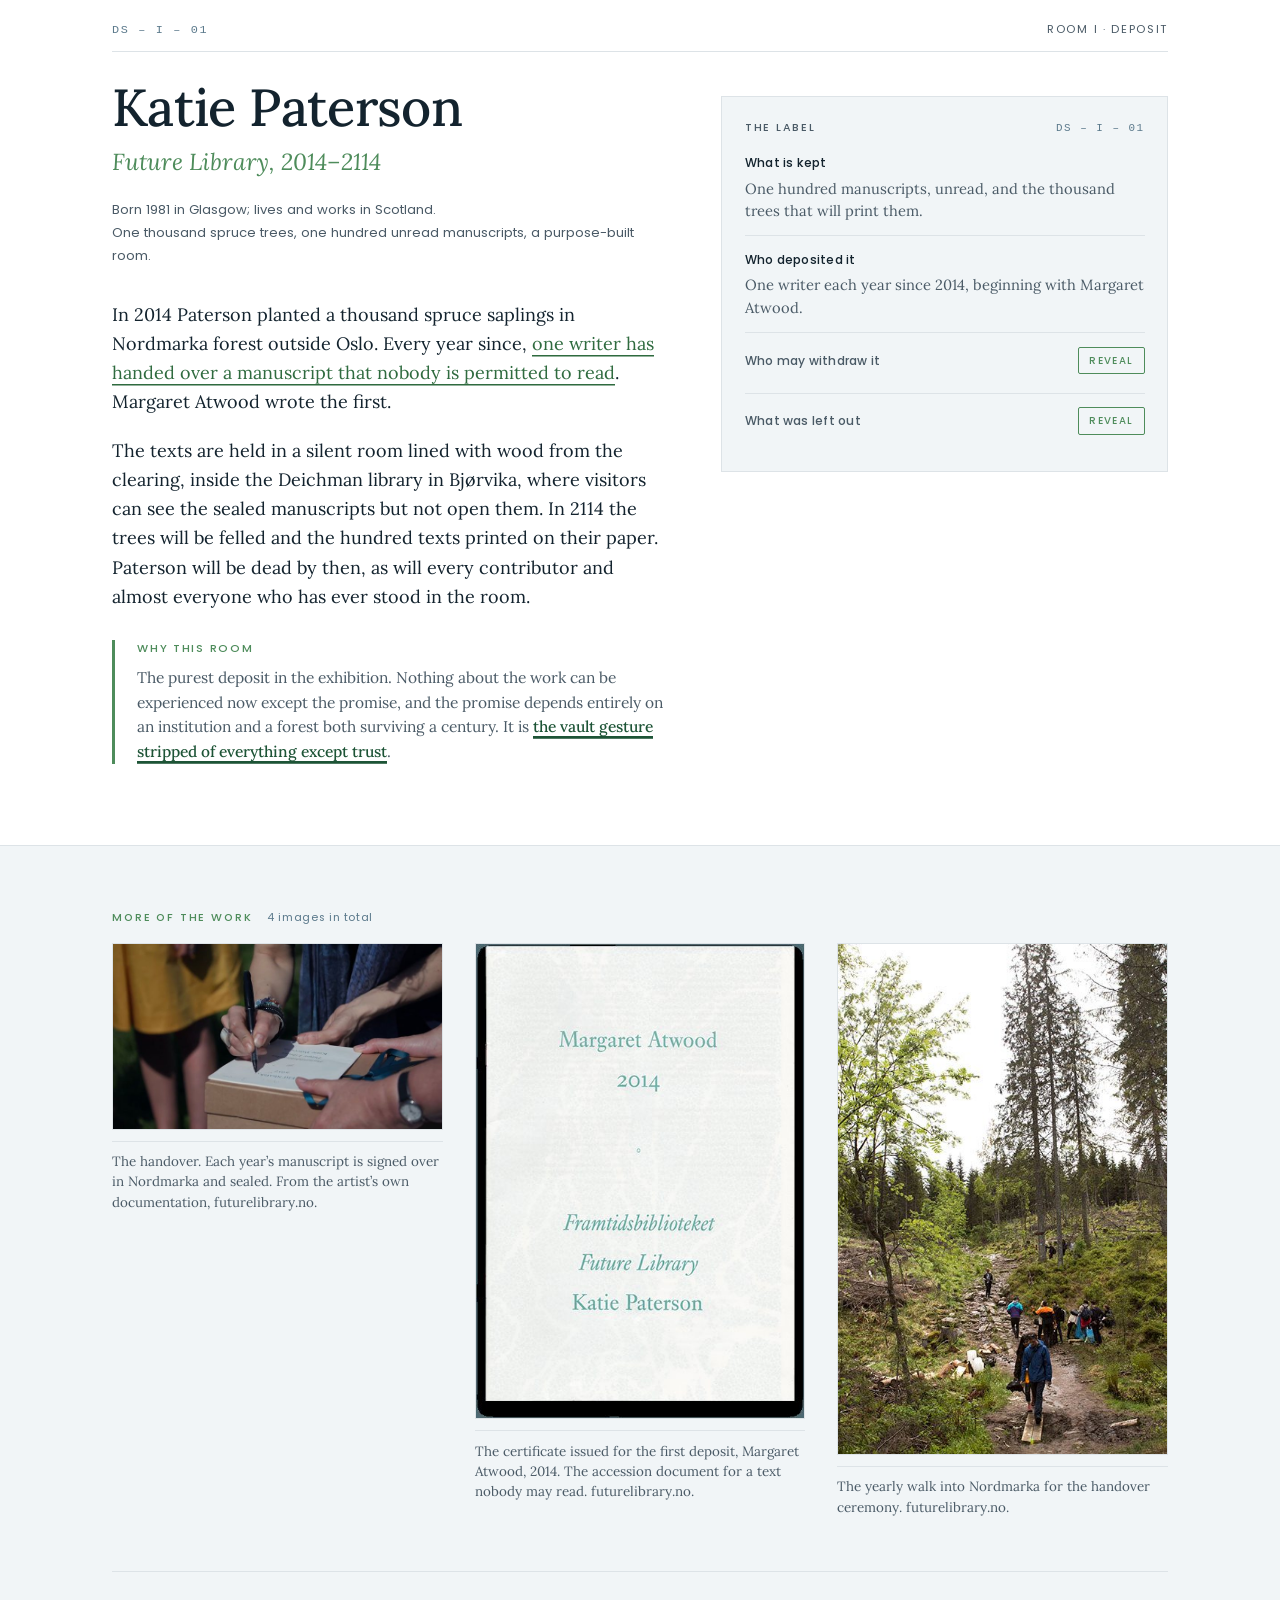
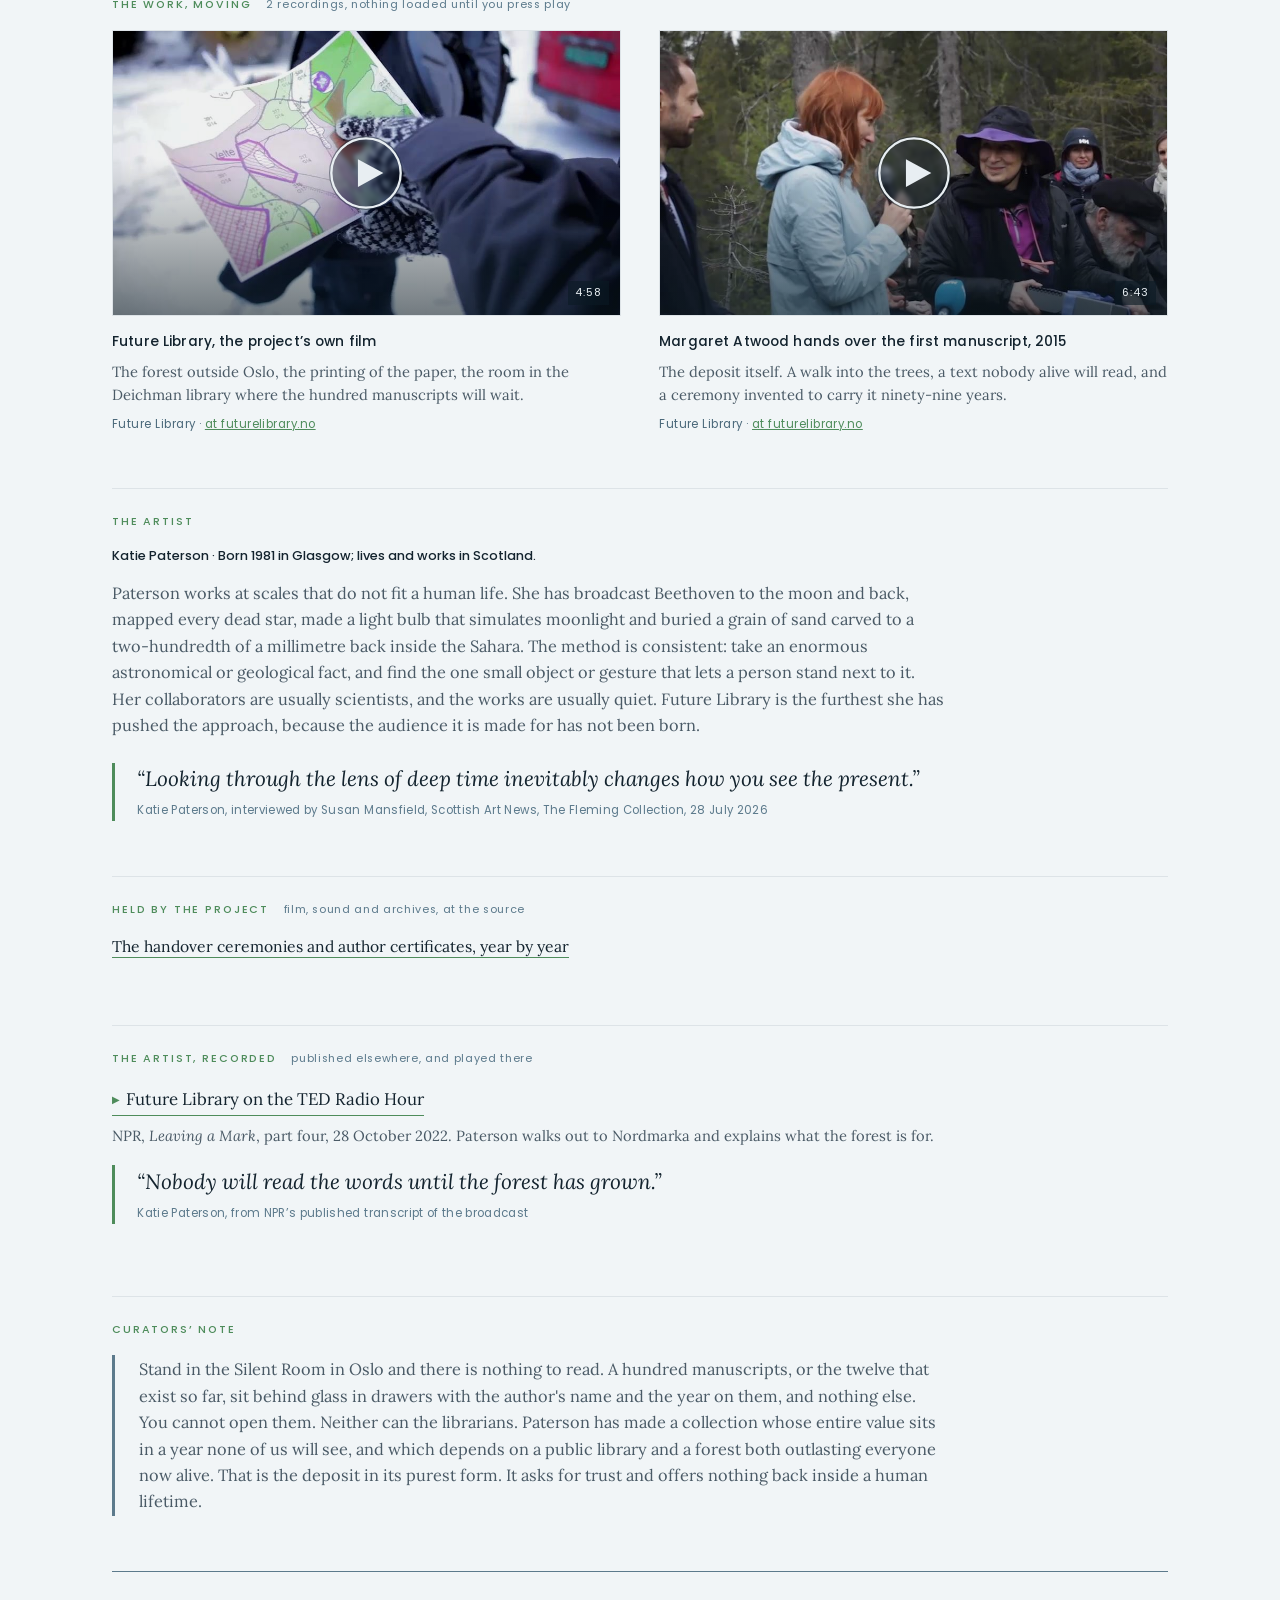
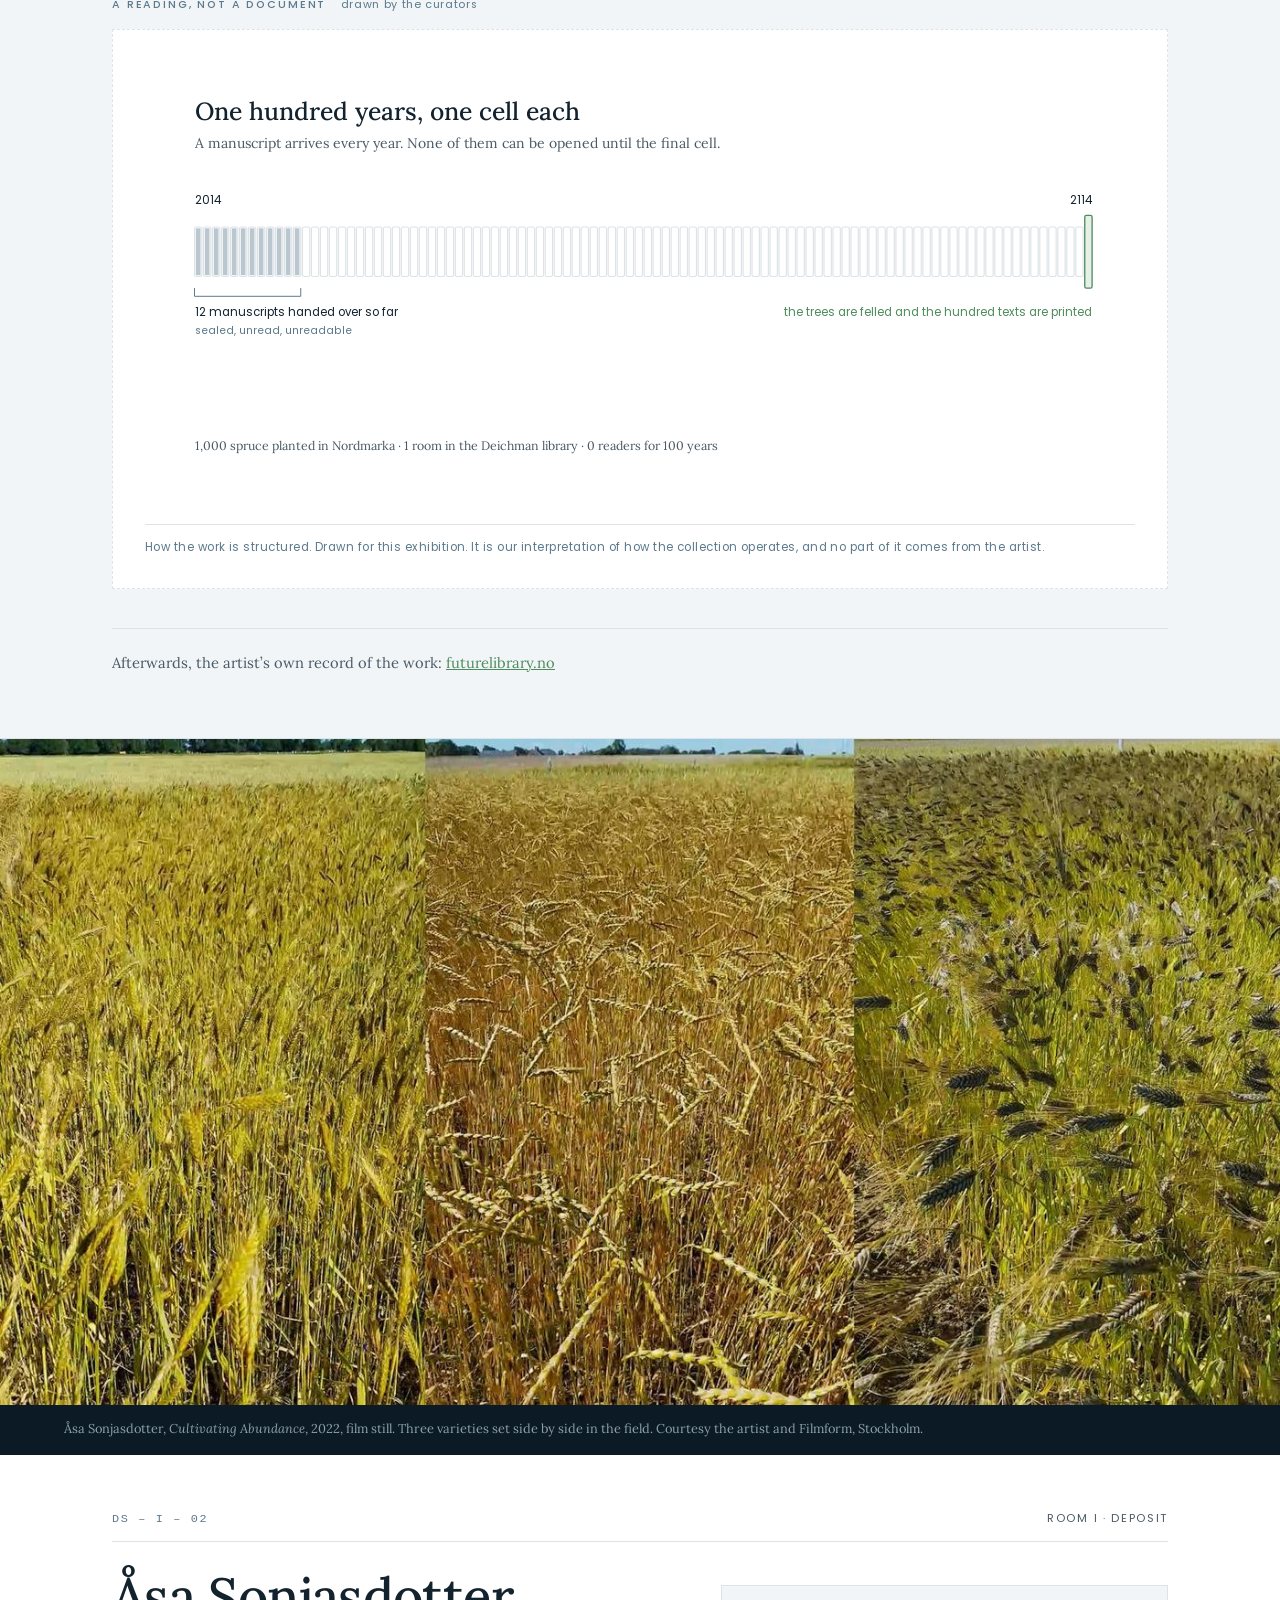
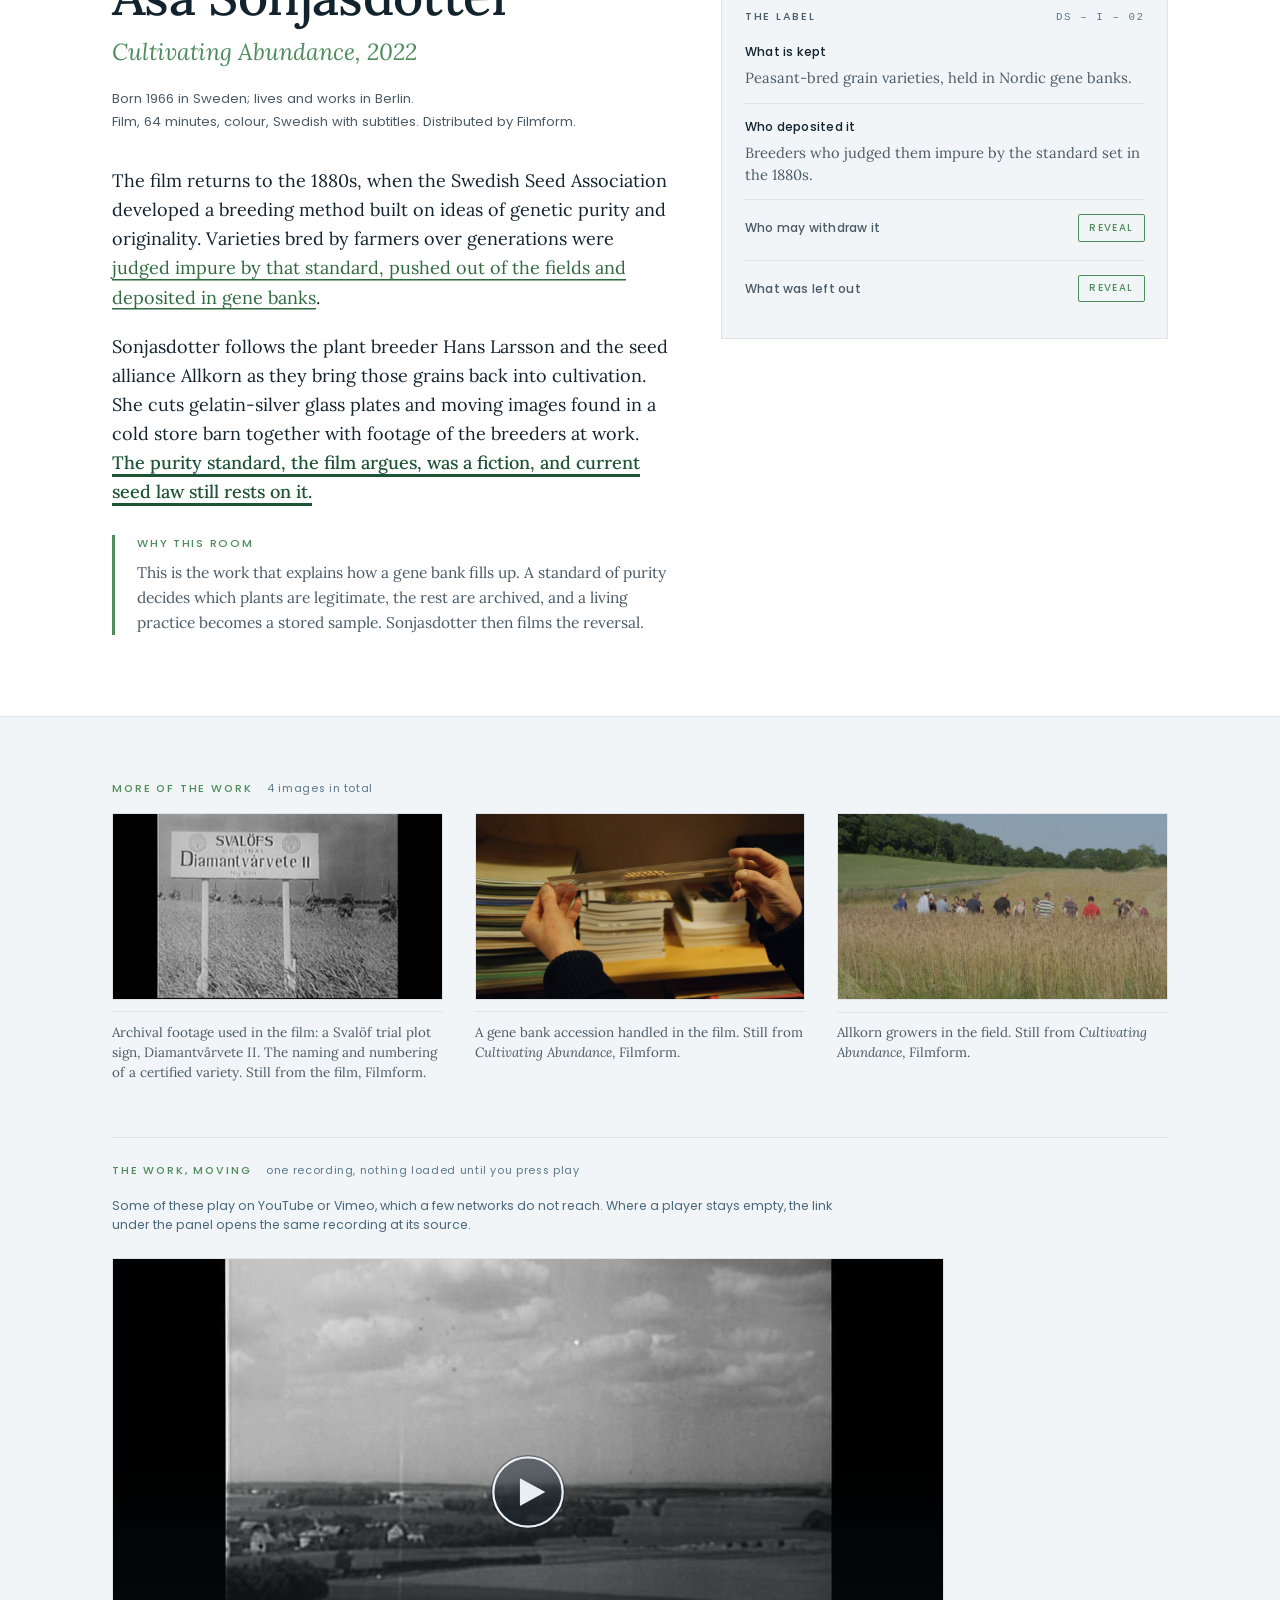
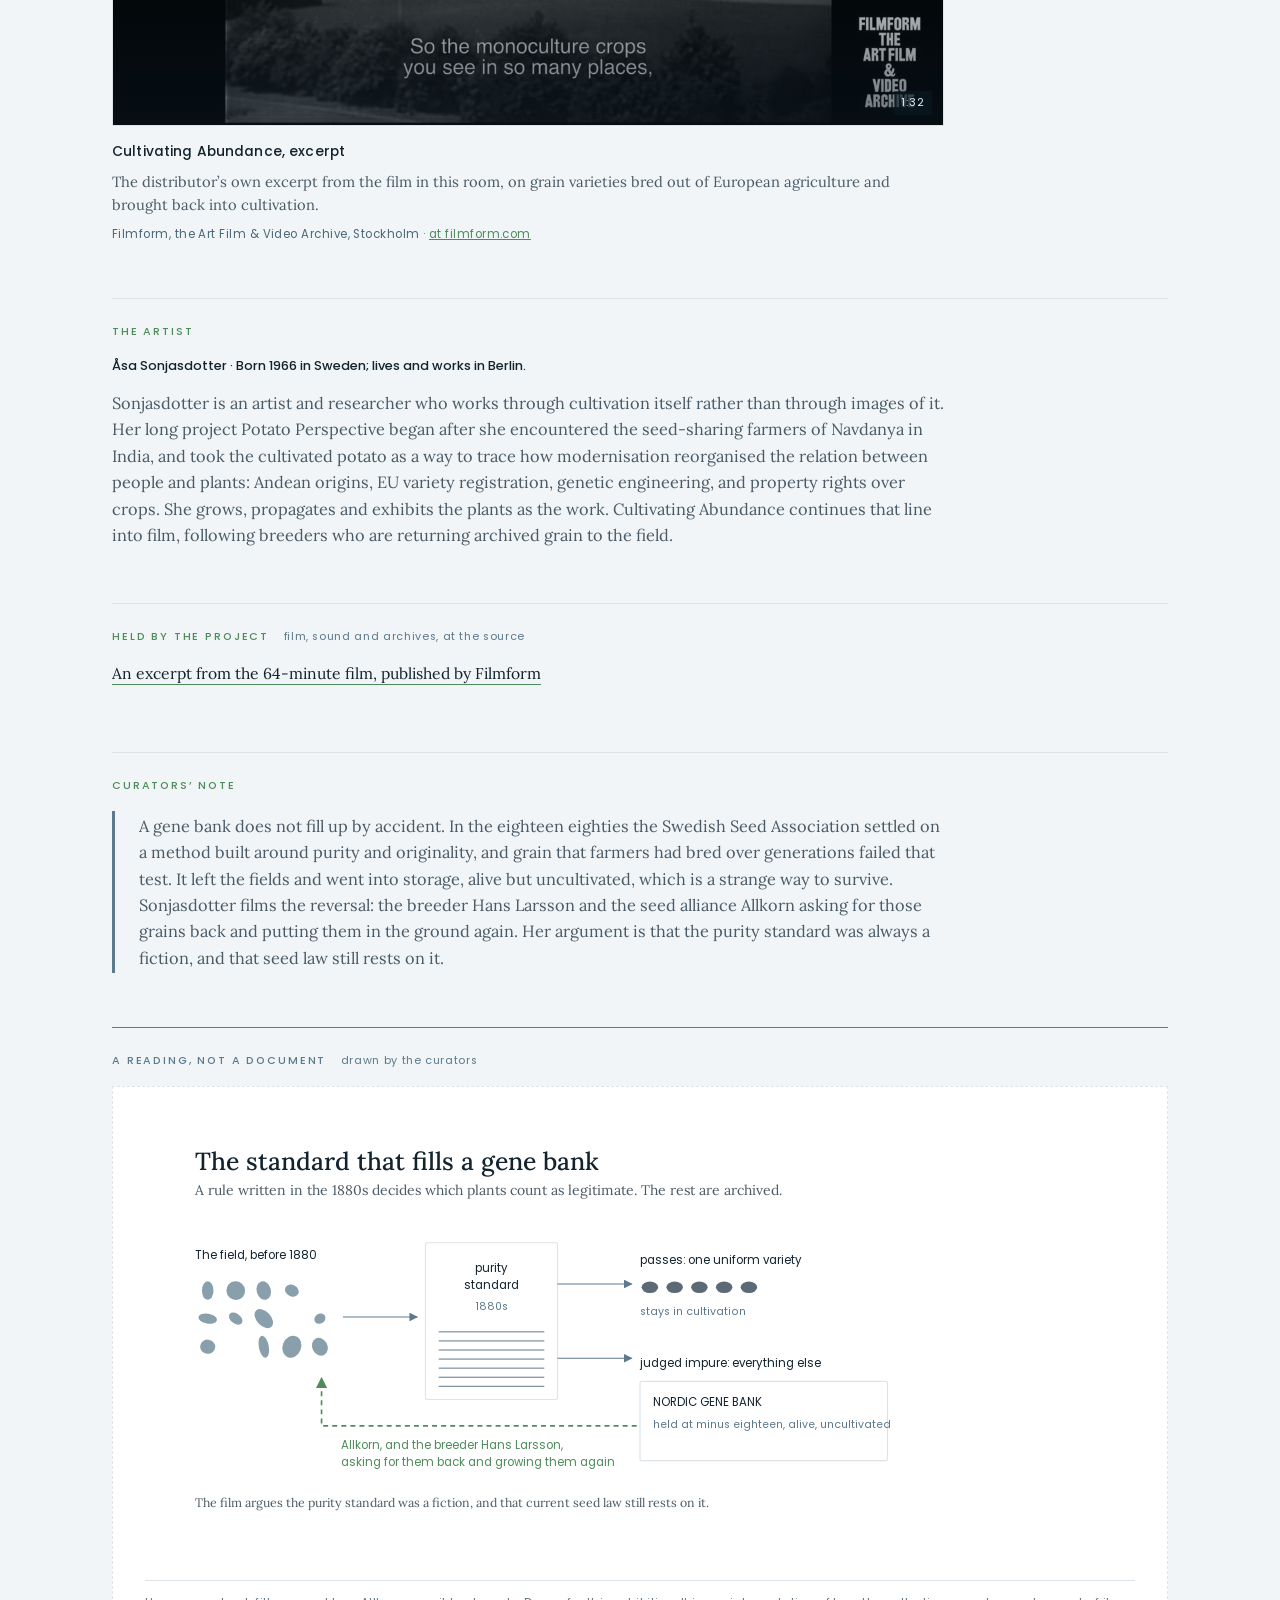
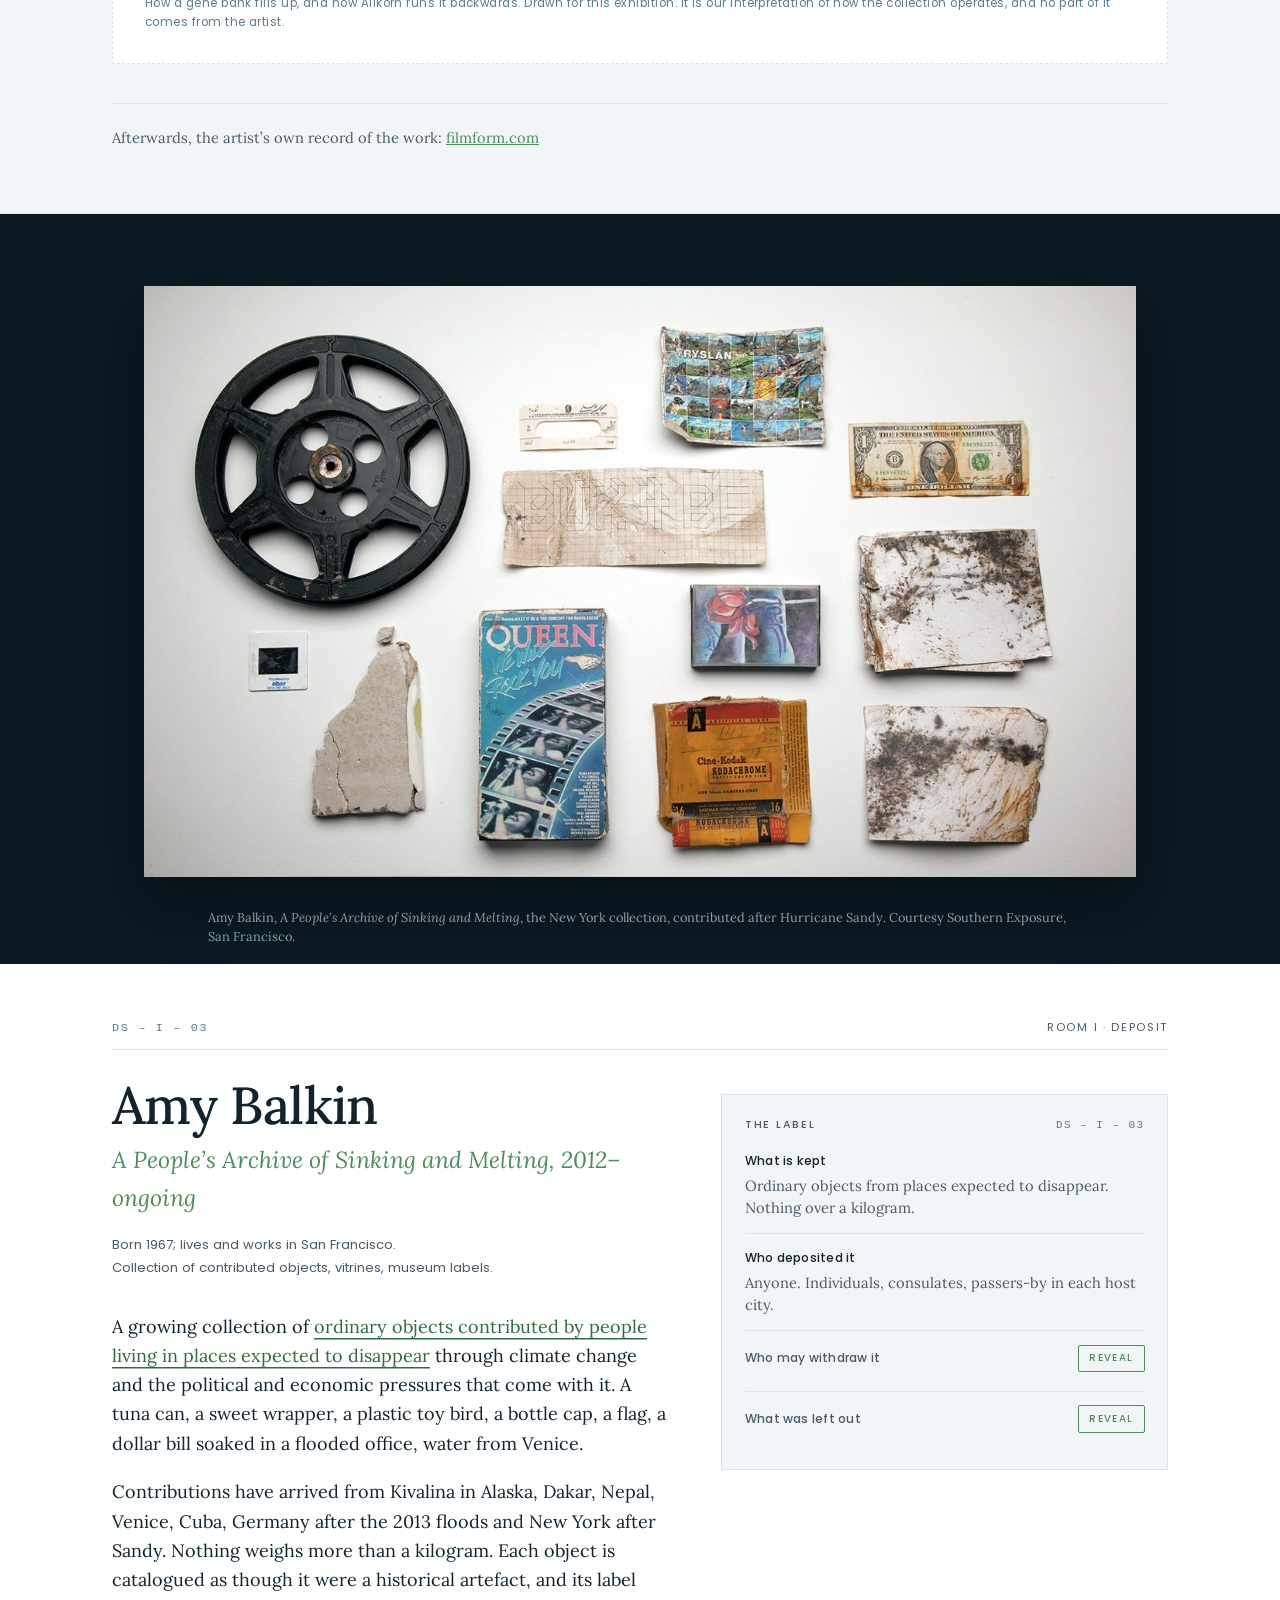
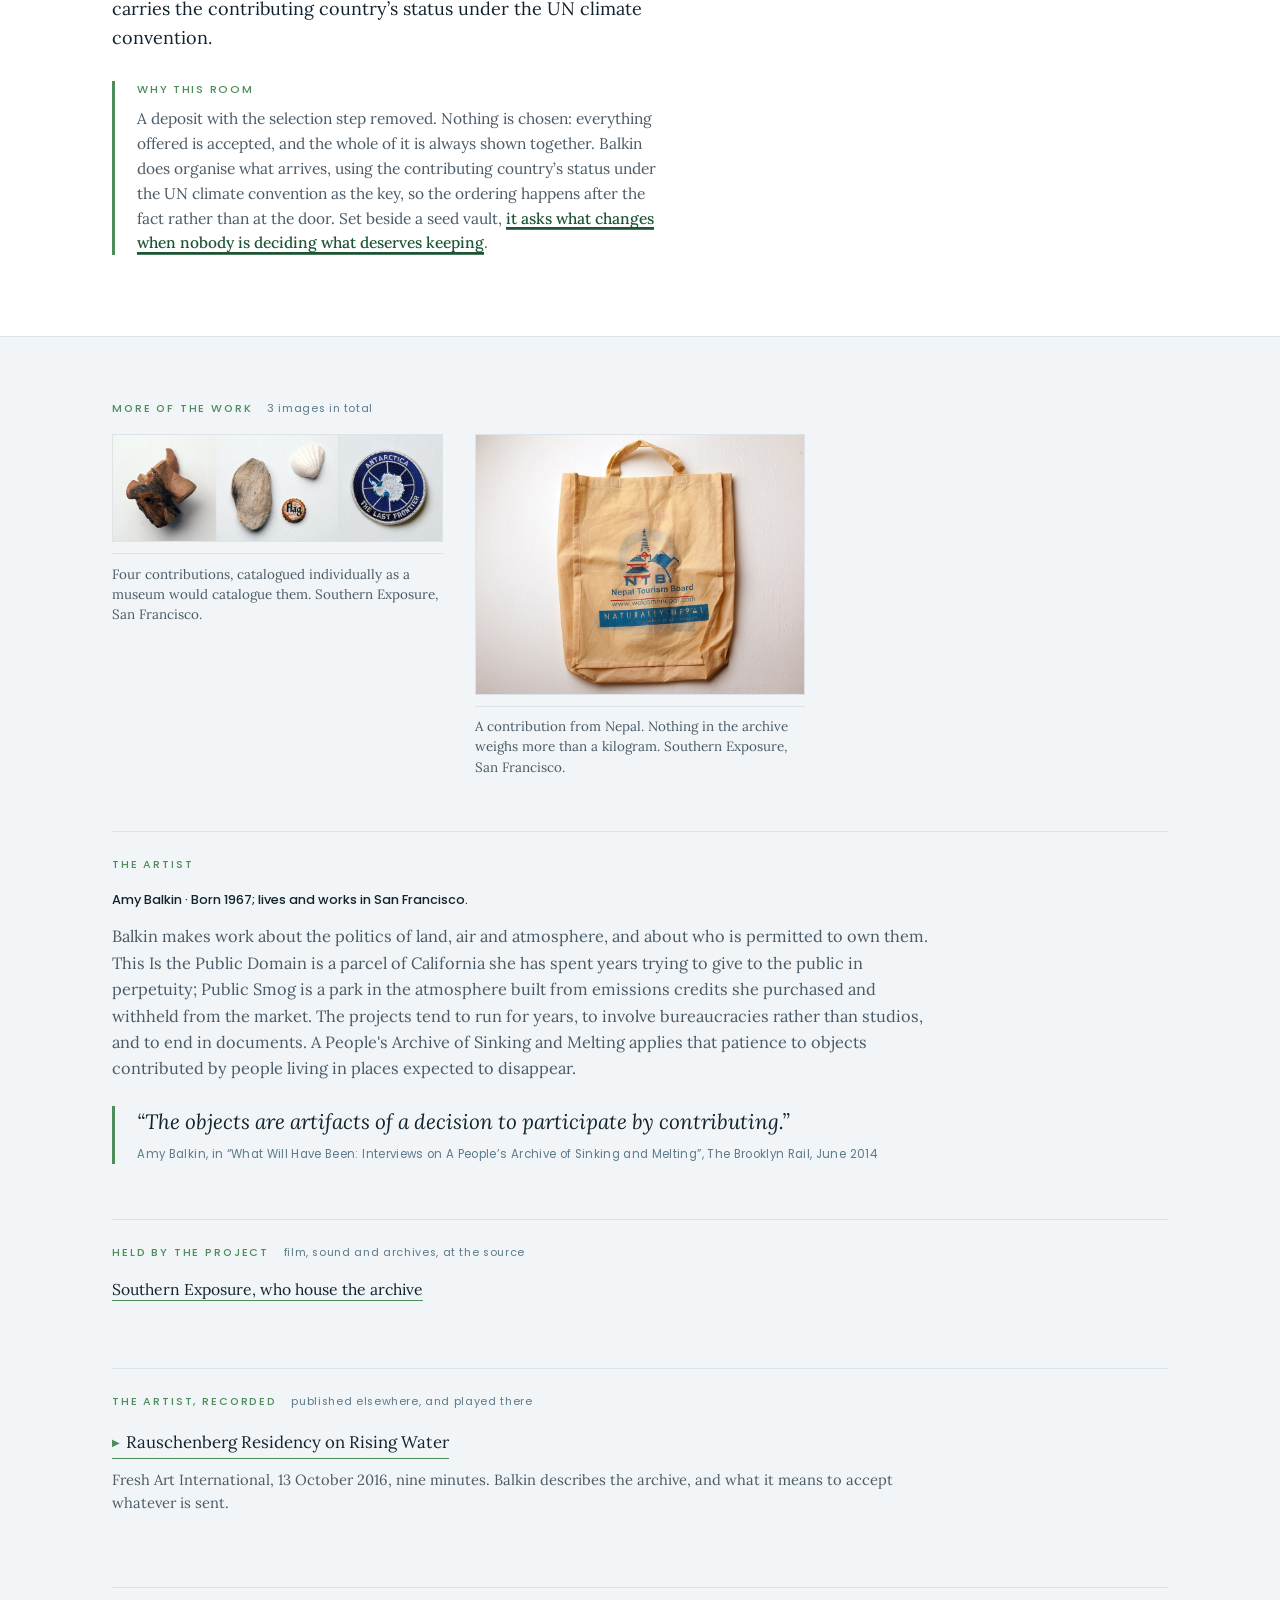
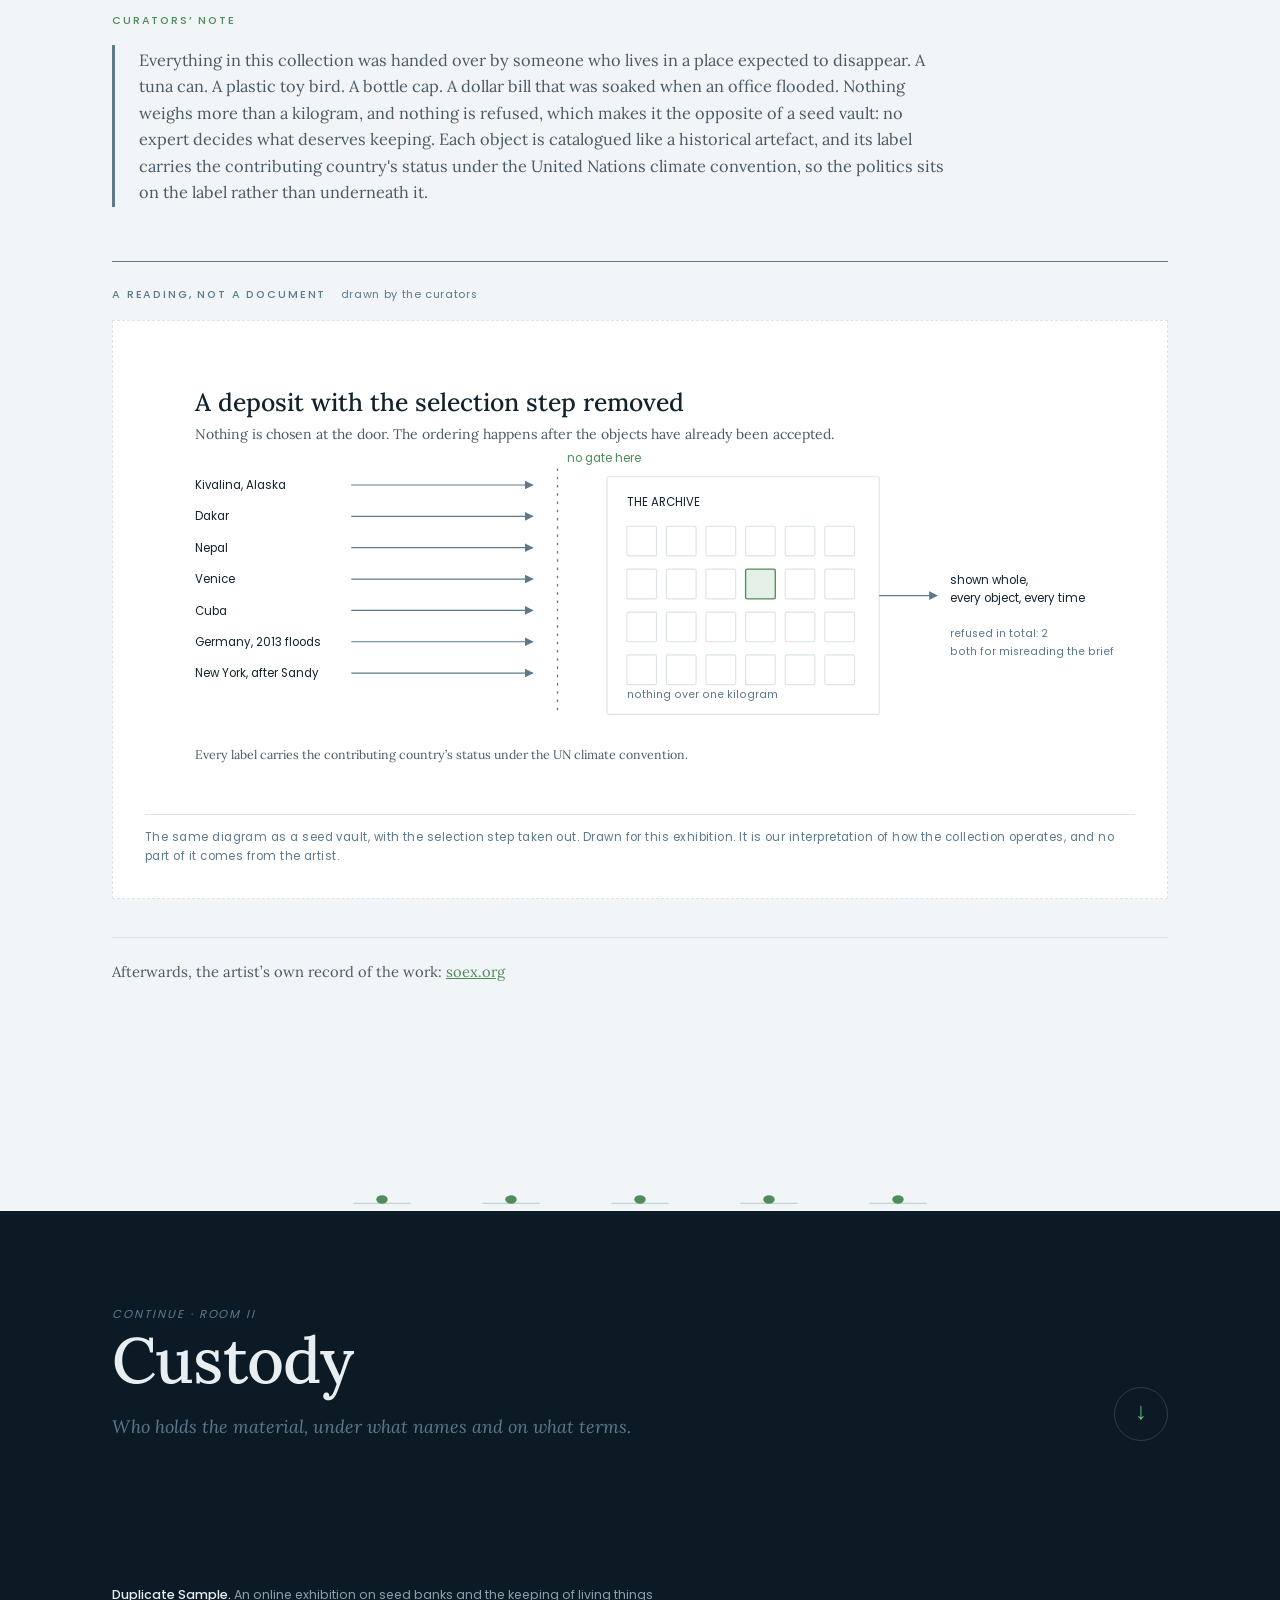
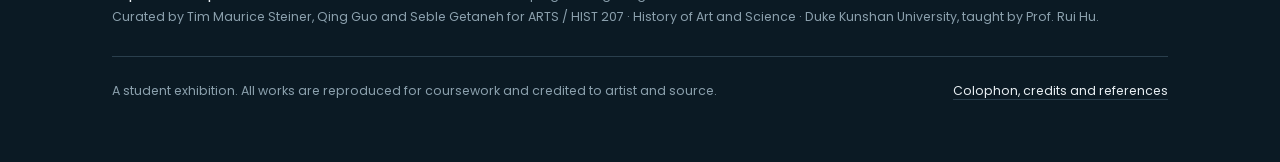
<file: room-i.html>
<!doctype html>
<html lang="en">
<head>
<meta charset="utf-8">
<meta name="viewport" content="width=device-width, initial-scale=1">
<title>Deposit · Room I · Duplicate Sample</title>
<meta name="description" content="Room I of Duplicate Sample. What is selected, purified and put away.">
<meta name="author" content="Tim Maurice Steiner, Qing Guo and Seble Getaneh">
<meta property="og:type" content="website">
<meta property="og:title" content="Deposit · Room I · Duplicate Sample">
<meta property="og:description" content="Room I of Duplicate Sample. What is selected, purified and put away.">
<meta property="og:image" content="assets/design/promo.jpg">
<meta name="twitter:card" content="summary_large_image">
<meta name="theme-color" content="#0b1a24">
<link rel="icon" href="assets/favicon.svg" type="image/svg+xml">
<link rel="preload" href="assets/fonts/lora-400.woff2" as="font" type="font/woff2" crossorigin>
<link rel="stylesheet" href="assets/style.css">
<noscript><style>.field__v{grid-template-rows:1fr!important}.reveal{display:none}
.hero__again{display:none}</style></noscript>
</head>
<body data-tone="dark">
<a class="skip" href="#main">Skip to the exhibition</a>
<header class="bar bar--over">
  <a class="bar__mark" href="index.html">Duplicate <em>Sample</em></a>
  <nav aria-label="Exhibition"><a href="index.html">Entrance</a><a href="room-i.html" aria-current="page">Deposit</a><a href="room-ii.html">Custody</a><a href="room-iii.html">Thaw</a><a href="register.html">Register</a><a href="team.html">Team</a><a href="colophon.html">Colophon</a></nav>
</header>
<div class="depth" aria-hidden="true">
  <span class="depth__label">depth</span>
  <span class="depth__track">
    <i class="depth__notch" style="top:0"></i>
    <i class="depth__notch" style="top:50%"></i>
    <i class="depth__notch" style="top:100%"></i>
    <i class="depth__fill"></i>
  </span>
  <span class="depth__seen" data-seen hidden><b>0</b>/18</span>
</div>
<main id="main">

<section class="threshold">
  <div class="wrap">
    <p class="threshold__n">Room I</p>
    <h1>Deposit</h1>
    <p class="threshold__line">What is selected, purified and put away.</p>
    <p class="threshold__text">A plantation begins by choosing. <span class="key">One organism is isolated, judged against a standard, and separated from everything it grew among</span>. A seed vault begins the same way. The three works in this room are all acts of putting away, and each one asks a different question about the moment of choosing: <span class="key key--hard">who decides, by what standard, and for whom</span>.</p>
    <ul class="threshold__list"><li><b>Katie Paterson</b>, <cite>Future Library</cite>, 2014–2114</li><li><b>Åsa Sonjasdotter</b>, <cite>Cultivating Abundance</cite>, 2022</li><li><b>Amy Balkin</b>, <cite>A People’s Archive of Sinking and Melting</cite>, 2012–ongoing</li></ul>
  </div>
</section>



<article class="work" id="paterson">
  <figure class="work__fig work__fig--held">
    <img src="assets/img/paterson.jpg" alt="A young spruce sapling marked with a pink ribbon, growing in the Nordmarka forest outside Oslo."
         width="789" height="526" loading="lazy" decoding="async">
    <figcaption>Katie Paterson, <cite>Future Library</cite>, 2014–2114, Nordmarka forest, Oslo. Courtesy the artist.</figcaption>
  </figure>
  <div class="work__body">
    <div class="wrap">
      <div class="work__head">
        <span class="code">DS – I – 01</span>
        <span class="work__room">Room I &middot; Deposit</span>
      </div>
      <div class="cols cols--side">
        <div>
          <h2>Katie Paterson</h2>
          <p class="work__title"><cite>Future Library</cite>, 2014–2114</p>
          <p class="work__meta"><span>Born 1981 in Glasgow; lives and works in Scotland.</span><span>One thousand spruce trees, one hundred unread manuscripts, a purpose-built room.</span></p>
          <p>In 2014 Paterson planted a thousand spruce saplings in Nordmarka forest outside Oslo. Every year since, <span class="key">one writer has handed over a manuscript that nobody is permitted to read</span>. Margaret Atwood wrote the first.</p><p>The texts are held in a silent room lined with wood from the clearing, inside the Deichman library in Bjørvika, where visitors can see the sealed manuscripts but not open them. In 2114 the trees will be felled and the hundred texts printed on their paper. Paterson will be dead by then, as will every contributor and almost everyone who has ever stood in the room.</p>
          
          <div class="work__note"><b>Why this room</b>The purest deposit in the exhibition. Nothing about the work can be experienced now except the promise, and the promise depends entirely on an institution and a forest both surviving a century. It is <span class="key key--hard">the vault gesture stripped of everything except trust</span>.</div>
          
        </div>
        <aside>
          <dl class="label">
            <p class="label__h">The label <span class="code">DS – I – 01</span></p>
            <div class="field"><dt>What is kept</dt><dd>One hundred manuscripts, unread, and the thousand trees that will print them.</dd></div><div class="field"><dt>Who deposited it</dt><dd>One writer each year since 2014, beginning with Margaret Atwood.</dd></div><div class="field field--hidden" data-open="false" data-key="paterson-2"><dt>Who may withdraw it <button class="reveal" type="button">reveal</button></dt><dd class="field__v"><span>Nobody, until 2114. The Deichman library in Oslo holds them in trust.<a class="field__ask" href="withdrawal.html?work=paterson">Make a request &rarr;</a></span></dd></div><div class="field field--hidden" data-open="false" data-key="paterson-3"><dt>What was left out <button class="reveal" type="button">reveal</button></dt><dd class="field__v"><span>Everything those writers wrote on the other three hundred and sixty-four days.</span></dd></div>
          </dl>
        </aside>
      </div>
    </div>
  </div>
  <div class="dos">
    <div class="wrap">
      <div class="dos__grid"><section class="dos__item">
      <p class="dos__k">More of the work <span>4 images in total</span></p>
      <div class="gal"><figure class="gal__f"><img src="assets/img/paterson-2.jpg" alt="Two people signing a document on a cardboard box in the forest clearing." width="729" height="410" loading="lazy" decoding="async"><figcaption>The handover. Each year’s manuscript is signed over in Nordmarka and sealed. From the artist’s own documentation, futurelibrary.no.</figcaption></figure><figure class="gal__f"><img src="assets/img/paterson-3.jpg" alt="A printed certificate reading Margaret Atwood, 2014, Framtidsbiblioteket, Future Library, Katie Paterson." width="447" height="645" loading="lazy" decoding="async"><figcaption>The certificate issued for the first deposit, Margaret Atwood, 2014. The accession document for a text nobody may read. futurelibrary.no.</figcaption></figure><figure class="gal__f"><img src="assets/img/paterson-4.jpg" alt="A line of people walking a forest path among tall spruce." width="437" height="678" loading="lazy" decoding="async"><figcaption>The yearly walk into Nordmarka for the handover ceremony. futurelibrary.no.</figcaption></figure></div>
    </section><section class="dos__item">
      <p class="dos__k">The work, moving
        <span>2 recordings, nothing loaded until you press play</span></p>
      
      <div class="vidp__set"><figure class="vidp">
        <a class="vidp__frame" href="https://www.futurelibrary.no/" rel="noopener"
           data-video="file" data-src="https://futurelibrary.no/assets/video/future-library.mp4"
           data-title="Future Library, the project’s own film"
           data-where="mp4">
          <img class="vidp__poster" src="assets/img/vid-paterson-film.jpg"
               alt="A frame from Future Library, the project’s own film"
               width="960" height="540" loading="lazy" decoding="async">
          <span class="vidp__btn" aria-hidden="true">
            <svg viewBox="0 0 64 64" width="64" height="64">
              <circle cx="32" cy="32" r="30" fill="none" stroke="currentColor"
                      stroke-width="2"/>
              <path d="M25 20 L47 32 L25 44 Z" fill="currentColor"/>
            </svg>
          </span>
          <span class="vidp__dur">4:58</span>
          <span class="vidp__sr">Play Future Library, the project’s own film</span>
        </a>
        <figcaption class="vidp__c">
          <b>Future Library, the project’s own film</b>
          <span class="vidp__what">The forest outside Oslo, the printing of the paper, the room in the Deichman library where the hundred manuscripts will wait.</span>
          <span class="vidp__by">Future Library &middot;
            <a href="https://www.futurelibrary.no/" rel="noopener">at futurelibrary.no</a></span>
        </figcaption>
      </figure><figure class="vidp">
        <a class="vidp__frame" href="https://www.futurelibrary.no/" rel="noopener"
           data-video="file" data-src="https://futurelibrary.no/assets/video/margareth-handover.mp4"
           data-title="Margaret Atwood hands over the first manuscript, 2015"
           data-where="mp4">
          <img class="vidp__poster" src="assets/img/vid-paterson-hand.jpg"
               alt="A frame from Margaret Atwood hands over the first manuscript, 2015"
               width="960" height="540" loading="lazy" decoding="async">
          <span class="vidp__btn" aria-hidden="true">
            <svg viewBox="0 0 64 64" width="64" height="64">
              <circle cx="32" cy="32" r="30" fill="none" stroke="currentColor"
                      stroke-width="2"/>
              <path d="M25 20 L47 32 L25 44 Z" fill="currentColor"/>
            </svg>
          </span>
          <span class="vidp__dur">6:43</span>
          <span class="vidp__sr">Play Margaret Atwood hands over the first manuscript, 2015</span>
        </a>
        <figcaption class="vidp__c">
          <b>Margaret Atwood hands over the first manuscript, 2015</b>
          <span class="vidp__what">The deposit itself. A walk into the trees, a text nobody alive will read, and a ceremony invented to carry it ninety-nine years.</span>
          <span class="vidp__by">Future Library &middot;
            <a href="https://www.futurelibrary.no/" rel="noopener">at futurelibrary.no</a></span>
        </figcaption>
      </figure></div>
    </section><section class="dos__item">
      <p class="dos__k">The artist</p>
      <div class="dos__bio">
        <p class="dos__who">Katie Paterson &middot; Born 1981 in Glasgow; lives and works in Scotland.</p>
        <p>Paterson works at scales that do not fit a human life. She has broadcast Beethoven to the moon and back, mapped every dead star, made a light bulb that simulates moonlight and buried a grain of sand carved to a two-hundredth of a millimetre back inside the Sahara. The method is consistent: take an enormous astronomical or geological fact, and find the one small object or gesture that lets a person stand next to it. Her collaborators are usually scientists, and the works are usually quiet. Future Library is the furthest she has pushed the approach, because the audience it is made for has not been born.</p>
        <blockquote class="dos__said"><p>&ldquo;Looking through the lens of deep time inevitably changes how you see the present.&rdquo;</p><footer>Katie Paterson, interviewed by Susan Mansfield, Scottish Art News, The Fleming Collection, 28 July 2026</footer></blockquote>
      </div>
    </section><section class="dos__item">
      <p class="dos__k">Held by the project <span>film, sound and archives, at the source</span></p>
      <ul class="dos__src"><li><a href="https://www.futurelibrary.no/" rel="noopener">The handover ceremonies and author certificates, year by year</a></li></ul>
    </section><section class="dos__item">
      <p class="dos__k">The artist, recorded <span>published elsewhere, and played there</span></p>
      <ul class="dos__hear"><li><a href="https://www.npr.org/2022/10/28/1134069054/building-a-library-of-unread-manuscripts-locked-away-until-2114" rel="noopener">Future Library on the TED Radio Hour</a><span class="dos__hear-what">NPR, <cite>Leaving a Mark</cite>, part four, 28 October 2022. Paterson walks out to Nordmarka and explains what the forest is for.</span><blockquote class="dos__said"><p>&ldquo;Nobody will read the words until the forest has grown.&rdquo;</p><footer>Katie Paterson, from NPR’s published transcript of the broadcast</footer></blockquote></li></ul>
    </section><section class="dos__item">
      <p class="dos__k">Curators’ note</p>
      <blockquote class="dos__script"><p>Stand in the Silent Room in Oslo and there is nothing to read. A hundred manuscripts, or the twelve that exist so far, sit behind glass in drawers with the author&#x27;s name and the year on them, and nothing else. You cannot open them. Neither can the librarians. Paterson has made a collection whose entire value sits in a year none of us will see, and which depends on a public library and a forest both outlasting everyone now alive. That is the deposit in its purest form. It asks for trust and offers nothing back inside a human lifetime.</p></blockquote>
    </section><section class="dos__item dos__item--ours">
      <p class="dos__k">A reading, not a document <span>drawn by the curators</span></p>
      <figure class="dos__dia">
        <svg class="dg" viewBox="0 0 1200 540" role="img" aria-labelledby="dgt-paterson"><title id="dgt-paterson">A hundred-year timeline. One cell per year, twelve manuscripts deposited so far, and a single moment of release in 2114.</title><defs><marker id="ah-paterson" viewBox="0 0 10 10" refX="9" refY="5" markerWidth="7" markerHeight="7" orient="auto-start-reverse"><path class="dg-head" d="M0 0 L10 5 L0 10 z"/></marker><marker id="ah-live-paterson" viewBox="0 0 10 10" refX="9" refY="5" markerWidth="7" markerHeight="7" orient="auto-start-reverse"><path class="dg-head dg-head--live" d="M0 0 L10 5 L0 10 z"/></marker></defs><text class="dg-title" x="60" y="70" text-anchor="start">One hundred years, one cell each</text><text class="dg-note" x="60" y="104" text-anchor="start">A manuscript arrives every year. None of them can be opened until the final cell.</text><rect class="dg-box" x="60.0" y="200" width="8.9" height="60" rx="2"/><rect class="dg-fill" x="61.6" y="201.6" width="5.7" height="56.8"/><rect class="dg-box" x="70.9" y="200" width="8.9" height="60" rx="2"/><rect class="dg-fill" x="72.5" y="201.6" width="5.7" height="56.8"/><rect class="dg-box" x="81.8" y="200" width="8.9" height="60" rx="2"/><rect class="dg-fill" x="83.39999999999999" y="201.6" width="5.7" height="56.8"/><rect class="dg-box" x="92.7" y="200" width="8.9" height="60" rx="2"/><rect class="dg-fill" x="94.3" y="201.6" width="5.7" height="56.8"/><rect class="dg-box" x="103.6" y="200" width="8.9" height="60" rx="2"/><rect class="dg-fill" x="105.19999999999999" y="201.6" width="5.7" height="56.8"/><rect class="dg-box" x="114.5" y="200" width="8.9" height="60" rx="2"/><rect class="dg-fill" x="116.1" y="201.6" width="5.7" height="56.8"/><rect class="dg-box" x="125.4" y="200" width="8.9" height="60" rx="2"/><rect class="dg-fill" x="127.0" y="201.6" width="5.7" height="56.8"/><rect class="dg-box" x="136.3" y="200" width="8.9" height="60" rx="2"/><rect class="dg-fill" x="137.9" y="201.6" width="5.7" height="56.8"/><rect class="dg-box" x="147.2" y="200" width="8.9" height="60" rx="2"/><rect class="dg-fill" x="148.79999999999998" y="201.6" width="5.7" height="56.8"/><rect class="dg-box" x="158.10000000000002" y="200" width="8.9" height="60" rx="2"/><rect class="dg-fill" x="159.70000000000002" y="201.6" width="5.7" height="56.8"/><rect class="dg-box" x="169.0" y="200" width="8.9" height="60" rx="2"/><rect class="dg-fill" x="170.6" y="201.6" width="5.7" height="56.8"/><rect class="dg-box" x="179.9" y="200" width="8.9" height="60" rx="2"/><rect class="dg-fill" x="181.5" y="201.6" width="5.7" height="56.8"/><rect class="dg-box" x="190.8" y="200" width="8.9" height="60" rx="2"/><rect class="dg-box" x="201.70000000000002" y="200" width="8.9" height="60" rx="2"/><rect class="dg-box" x="212.6" y="200" width="8.9" height="60" rx="2"/><rect class="dg-box" x="223.5" y="200" width="8.9" height="60" rx="2"/><rect class="dg-box" x="234.4" y="200" width="8.9" height="60" rx="2"/><rect class="dg-box" x="245.3" y="200" width="8.9" height="60" rx="2"/><rect class="dg-box" x="256.20000000000005" y="200" width="8.9" height="60" rx="2"/><rect class="dg-box" x="267.1" y="200" width="8.9" height="60" rx="2"/><rect class="dg-box" x="278.0" y="200" width="8.9" height="60" rx="2"/><rect class="dg-box" x="288.9" y="200" width="8.9" height="60" rx="2"/><rect class="dg-box" x="299.8" y="200" width="8.9" height="60" rx="2"/><rect class="dg-box" x="310.70000000000005" y="200" width="8.9" height="60" rx="2"/><rect class="dg-box" x="321.6" y="200" width="8.9" height="60" rx="2"/><rect class="dg-box" x="332.5" y="200" width="8.9" height="60" rx="2"/><rect class="dg-box" x="343.40000000000003" y="200" width="8.9" height="60" rx="2"/><rect class="dg-box" x="354.3" y="200" width="8.9" height="60" rx="2"/><rect class="dg-box" x="365.2" y="200" width="8.9" height="60" rx="2"/><rect class="dg-box" x="376.1" y="200" width="8.9" height="60" rx="2"/><rect class="dg-box" x="387.0" y="200" width="8.9" height="60" rx="2"/><rect class="dg-box" x="397.90000000000003" y="200" width="8.9" height="60" rx="2"/><rect class="dg-box" x="408.8" y="200" width="8.9" height="60" rx="2"/><rect class="dg-box" x="419.7" y="200" width="8.9" height="60" rx="2"/><rect class="dg-box" x="430.6" y="200" width="8.9" height="60" rx="2"/><rect class="dg-box" x="441.5" y="200" width="8.9" height="60" rx="2"/><rect class="dg-box" x="452.40000000000003" y="200" width="8.9" height="60" rx="2"/><rect class="dg-box" x="463.3" y="200" width="8.9" height="60" rx="2"/><rect class="dg-box" x="474.2" y="200" width="8.9" height="60" rx="2"/><rect class="dg-box" x="485.1" y="200" width="8.9" height="60" rx="2"/><rect class="dg-box" x="496.0" y="200" width="8.9" height="60" rx="2"/><rect class="dg-box" x="506.90000000000003" y="200" width="8.9" height="60" rx="2"/><rect class="dg-box" x="517.8" y="200" width="8.9" height="60" rx="2"/><rect class="dg-box" x="528.7" y="200" width="8.9" height="60" rx="2"/><rect class="dg-box" x="539.6" y="200" width="8.9" height="60" rx="2"/><rect class="dg-box" x="550.5" y="200" width="8.9" height="60" rx="2"/><rect class="dg-box" x="561.4000000000001" y="200" width="8.9" height="60" rx="2"/><rect class="dg-box" x="572.3000000000001" y="200" width="8.9" height="60" rx="2"/><rect class="dg-box" x="583.2" y="200" width="8.9" height="60" rx="2"/><rect class="dg-box" x="594.1" y="200" width="8.9" height="60" rx="2"/><rect class="dg-box" x="605.0" y="200" width="8.9" height="60" rx="2"/><rect class="dg-box" x="615.9" y="200" width="8.9" height="60" rx="2"/><rect class="dg-box" x="626.8000000000001" y="200" width="8.9" height="60" rx="2"/><rect class="dg-box" x="637.7" y="200" width="8.9" height="60" rx="2"/><rect class="dg-box" x="648.6" y="200" width="8.9" height="60" rx="2"/><rect class="dg-box" x="659.5" y="200" width="8.9" height="60" rx="2"/><rect class="dg-box" x="670.4" y="200" width="8.9" height="60" rx="2"/><rect class="dg-box" x="681.3000000000001" y="200" width="8.9" height="60" rx="2"/><rect class="dg-box" x="692.2" y="200" width="8.9" height="60" rx="2"/><rect class="dg-box" x="703.1" y="200" width="8.9" height="60" rx="2"/><rect class="dg-box" x="714.0" y="200" width="8.9" height="60" rx="2"/><rect class="dg-box" x="724.9" y="200" width="8.9" height="60" rx="2"/><rect class="dg-box" x="735.8000000000001" y="200" width="8.9" height="60" rx="2"/><rect class="dg-box" x="746.7" y="200" width="8.9" height="60" rx="2"/><rect class="dg-box" x="757.6" y="200" width="8.9" height="60" rx="2"/><rect class="dg-box" x="768.5" y="200" width="8.9" height="60" rx="2"/><rect class="dg-box" x="779.4" y="200" width="8.9" height="60" rx="2"/><rect class="dg-box" x="790.3000000000001" y="200" width="8.9" height="60" rx="2"/><rect class="dg-box" x="801.2" y="200" width="8.9" height="60" rx="2"/><rect class="dg-box" x="812.1" y="200" width="8.9" height="60" rx="2"/><rect class="dg-box" x="823.0" y="200" width="8.9" height="60" rx="2"/><rect class="dg-box" x="833.9" y="200" width="8.9" height="60" rx="2"/><rect class="dg-box" x="844.8000000000001" y="200" width="8.9" height="60" rx="2"/><rect class="dg-box" x="855.7" y="200" width="8.9" height="60" rx="2"/><rect class="dg-box" x="866.6" y="200" width="8.9" height="60" rx="2"/><rect class="dg-box" x="877.5" y="200" width="8.9" height="60" rx="2"/><rect class="dg-box" x="888.4" y="200" width="8.9" height="60" rx="2"/><rect class="dg-box" x="899.3000000000001" y="200" width="8.9" height="60" rx="2"/><rect class="dg-box" x="910.2" y="200" width="8.9" height="60" rx="2"/><rect class="dg-box" x="921.1" y="200" width="8.9" height="60" rx="2"/><rect class="dg-box" x="932.0" y="200" width="8.9" height="60" rx="2"/><rect class="dg-box" x="942.9" y="200" width="8.9" height="60" rx="2"/><rect class="dg-box" x="953.8000000000001" y="200" width="8.9" height="60" rx="2"/><rect class="dg-box" x="964.7" y="200" width="8.9" height="60" rx="2"/><rect class="dg-box" x="975.6" y="200" width="8.9" height="60" rx="2"/><rect class="dg-box" x="986.5" y="200" width="8.9" height="60" rx="2"/><rect class="dg-box" x="997.4" y="200" width="8.9" height="60" rx="2"/><rect class="dg-box" x="1008.3000000000001" y="200" width="8.9" height="60" rx="2"/><rect class="dg-box" x="1019.2" y="200" width="8.9" height="60" rx="2"/><rect class="dg-box" x="1030.1" y="200" width="8.9" height="60" rx="2"/><rect class="dg-box" x="1041.0" y="200" width="8.9" height="60" rx="2"/><rect class="dg-box" x="1051.9" y="200" width="8.9" height="60" rx="2"/><rect class="dg-box" x="1062.8000000000002" y="200" width="8.9" height="60" rx="2"/><rect class="dg-box" x="1073.7" y="200" width="8.9" height="60" rx="2"/><rect class="dg-box" x="1084.6000000000001" y="200" width="8.9" height="60" rx="2"/><rect class="dg-box" x="1095.5" y="200" width="8.9" height="60" rx="2"/><rect class="dg-box" x="1106.4" y="200" width="8.9" height="60" rx="2"/><rect class="dg-box" x="1117.3" y="200" width="8.9" height="60" rx="2"/><rect class="dg-box" x="1128.2" y="200" width="8.9" height="60" rx="2"/><rect class="dg-live" x="1139.1000000000001" y="186" width="8.9" height="88" rx="2"/><path class="dg-brace" d="M60 274 L60 284 L188.8 284 L188.8 274"/><text class="dg-lab" x="60" y="308" text-anchor="start">12 manuscripts handed over so far</text><text class="dg-lab dg-lab--dim" x="60" y="330" text-anchor="start">sealed, unread, unreadable</text><text class="dg-lab" x="60" y="172" text-anchor="start">2014</text><text class="dg-lab" x="1148.0000000000002" y="172" text-anchor="end">2114</text><text class="dg-lab dg-lab--live" x="1148.0000000000002" y="308" text-anchor="end">the trees are felled and the hundred texts are printed</text><text class="dg-foot" x="60" y="470" text-anchor="start">1,000 spruce planted in Nordmarka · 1 room in the Deichman library · 0 readers for 100 years</text></svg>
        <figcaption>How the work is structured. Drawn for this exhibition. It is our interpretation of how the
        collection operates, and no part of it comes from the artist.</figcaption>
      </figure>
    </section></div>
      <p class="dos__away">Afterwards, the artist’s own record of the work: <a href="https://www.futurelibrary.no/" rel="noopener">futurelibrary.no</a></p>
    </div>
  </div>
</article><article class="work" id="sonjasdotter">
  <figure class="work__fig">
    <img src="assets/img/sonjasdotter.jpg" alt="Three strips of grain field side by side, each a different variety, under a summer sky."
         width="1400" height="788" loading="lazy" decoding="async">
    <figcaption>Åsa Sonjasdotter, <cite>Cultivating Abundance</cite>, 2022, film still. Three varieties set side by side in the field. Courtesy the artist and Filmform, Stockholm.</figcaption>
  </figure>
  <div class="work__body">
    <div class="wrap">
      <div class="work__head">
        <span class="code">DS – I – 02</span>
        <span class="work__room">Room I &middot; Deposit</span>
      </div>
      <div class="cols cols--side">
        <div>
          <h2>Åsa Sonjasdotter</h2>
          <p class="work__title"><cite>Cultivating Abundance</cite>, 2022</p>
          <p class="work__meta"><span>Born 1966 in Sweden; lives and works in Berlin.</span><span>Film, 64 minutes, colour, Swedish with subtitles. Distributed by Filmform.</span></p>
          <p>The film returns to the 1880s, when the Swedish Seed Association developed a breeding method built on ideas of genetic purity and originality. Varieties bred by farmers over generations were <span class="key">judged impure by that standard, pushed out of the fields and deposited in gene banks</span>.</p><p>Sonjasdotter follows the plant breeder Hans Larsson and the seed alliance Allkorn as they bring those grains back into cultivation. She cuts gelatin-silver glass plates and moving images found in a cold store barn together with footage of the breeders at work. <span class="key key--hard">The purity standard, the film argues, was a fiction, and current seed law still rests on it.</span></p>
          
          <div class="work__note"><b>Why this room</b>This is the work that explains how a gene bank fills up. A standard of purity decides which plants are legitimate, the rest are archived, and a living practice becomes a stored sample. Sonjasdotter then films the reversal.</div>
          
        </div>
        <aside>
          <dl class="label">
            <p class="label__h">The label <span class="code">DS – I – 02</span></p>
            <div class="field"><dt>What is kept</dt><dd>Peasant-bred grain varieties, held in Nordic gene banks.</dd></div><div class="field"><dt>Who deposited it</dt><dd>Breeders who judged them impure by the standard set in the 1880s.</dd></div><div class="field field--hidden" data-open="false" data-key="sonjasdotter-2"><dt>Who may withdraw it <button class="reveal" type="button">reveal</button></dt><dd class="field__v"><span>Researchers, and since Allkorn, farmers who ask to grow them again.<a class="field__ask" href="withdrawal.html?work=sonjasdotter">Make a request &rarr;</a></span></dd></div><div class="field field--hidden" data-open="false" data-key="sonjasdotter-3"><dt>What was left out <button class="reveal" type="button">reveal</button></dt><dd class="field__v"><span>The fields they came from, and the practice of breeding inside them.</span></dd></div>
          </dl>
        </aside>
      </div>
    </div>
  </div>
  <div class="dos">
    <div class="wrap">
      <div class="dos__grid"><section class="dos__item">
      <p class="dos__k">More of the work <span>4 images in total</span></p>
      <div class="gal"><figure class="gal__f"><img src="assets/img/sonjasdotter-2.jpg" alt="Black and white archival footage of a field sign reading Svalofs Original Diamantvarvete II." width="1600" height="900" loading="lazy" decoding="async"><figcaption>Archival footage used in the film: a Svalöf trial plot sign, Diamantvårvete II. The naming and numbering of a certified variety. Still from the film, Filmform.</figcaption></figure><figure class="gal__f"><img src="assets/img/sonjasdotter-3.jpg" alt="Hands holding a flat glass case of grain over a stack of papers and folders." width="1600" height="900" loading="lazy" decoding="async"><figcaption>A gene bank accession handled in the film. Still from <cite>Cultivating Abundance</cite>, Filmform.</figcaption></figure><figure class="gal__f"><img src="assets/img/sonjasdotter-4.jpg" alt="A group of people standing together in a ripe grain field at the edge of a wood." width="1400" height="788" loading="lazy" decoding="async"><figcaption>Allkorn growers in the field. Still from <cite>Cultivating Abundance</cite>, Filmform.</figcaption></figure></div>
    </section><section class="dos__item">
      <p class="dos__k">The work, moving
        <span>one recording, nothing loaded until you press play</span></p>
      <p class="vidp__note">Some of these play on YouTube or Vimeo, which a few networks do not reach. Where a player stays empty, the link under the panel opens the same recording at its source.</p>
      <div class="vidp__set"><figure class="vidp">
        <a class="vidp__frame" href="https://filmform.com/works/5840-cultivating-abundance" rel="noopener"
           data-video="vimeo" data-src="953564043"
           data-title="Cultivating Abundance, excerpt"
           data-where="vimeo">
          <img class="vidp__poster" src="assets/img/vid-sonjasdotter.jpg"
               alt="A frame from Cultivating Abundance, excerpt"
               width="1200" height="675" loading="lazy" decoding="async">
          <span class="vidp__btn" aria-hidden="true">
            <svg viewBox="0 0 64 64" width="64" height="64">
              <circle cx="32" cy="32" r="30" fill="none" stroke="currentColor"
                      stroke-width="2"/>
              <path d="M25 20 L47 32 L25 44 Z" fill="currentColor"/>
            </svg>
          </span>
          <span class="vidp__dur">1:32</span>
          <span class="vidp__sr">Play Cultivating Abundance, excerpt</span>
        </a>
        <figcaption class="vidp__c">
          <b>Cultivating Abundance, excerpt</b>
          <span class="vidp__what">The distributor’s own excerpt from the film in this room, on grain varieties bred out of European agriculture and brought back into cultivation.</span>
          <span class="vidp__by">Filmform, the Art Film &amp; Video Archive, Stockholm &middot;
            <a href="https://filmform.com/works/5840-cultivating-abundance" rel="noopener">at filmform.com</a></span>
        </figcaption>
      </figure></div>
    </section><section class="dos__item">
      <p class="dos__k">The artist</p>
      <div class="dos__bio">
        <p class="dos__who">Åsa Sonjasdotter &middot; Born 1966 in Sweden; lives and works in Berlin.</p>
        <p>Sonjasdotter is an artist and researcher who works through cultivation itself rather than through images of it. Her long project Potato Perspective began after she encountered the seed-sharing farmers of Navdanya in India, and took the cultivated potato as a way to trace how modernisation reorganised the relation between people and plants: Andean origins, EU variety registration, genetic engineering, and property rights over crops. She grows, propagates and exhibits the plants as the work. Cultivating Abundance continues that line into film, following breeders who are returning archived grain to the field.</p>
        
      </div>
    </section><section class="dos__item">
      <p class="dos__k">Held by the project <span>film, sound and archives, at the source</span></p>
      <ul class="dos__src"><li><a href="https://www.filmform.com/works/5840-cultivating-abundance" rel="noopener">An excerpt from the 64-minute film, published by Filmform</a></li></ul>
    </section><section class="dos__item">
      <p class="dos__k">Curators’ note</p>
      <blockquote class="dos__script"><p>A gene bank does not fill up by accident. In the eighteen eighties the Swedish Seed Association settled on a method built around purity and originality, and grain that farmers had bred over generations failed that test. It left the fields and went into storage, alive but uncultivated, which is a strange way to survive. Sonjasdotter films the reversal: the breeder Hans Larsson and the seed alliance Allkorn asking for those grains back and putting them in the ground again. Her argument is that the purity standard was always a fiction, and that seed law still rests on it.</p></blockquote>
    </section><section class="dos__item dos__item--ours">
      <p class="dos__k">A reading, not a document <span>drawn by the curators</span></p>
      <figure class="dos__dia">
        <svg class="dg" viewBox="0 0 1200 540" role="img" aria-labelledby="dgt-sonjasdotter"><title id="dgt-sonjasdotter">A sieve labelled purity standard sorts many different seeds. One uniform variety passes into cultivation, the rest fall into a gene bank, and a green dashed line carries some of them back out to the field.</title><defs><marker id="ah-sonjasdotter" viewBox="0 0 10 10" refX="9" refY="5" markerWidth="7" markerHeight="7" orient="auto-start-reverse"><path class="dg-head" d="M0 0 L10 5 L0 10 z"/></marker><marker id="ah-live-sonjasdotter" viewBox="0 0 10 10" refX="9" refY="5" markerWidth="7" markerHeight="7" orient="auto-start-reverse"><path class="dg-head dg-head--live" d="M0 0 L10 5 L0 10 z"/></marker></defs><text class="dg-title" x="60" y="62" text-anchor="start">The standard that fills a gene bank</text><text class="dg-note" x="60" y="92" text-anchor="start">A rule written in the 1880s decides which plants count as legitimate. The rest are archived.</text><text class="dg-lab" x="60" y="170" text-anchor="start">The field, before 1880</text><ellipse class="dg-seed" cx="76" cy="208" rx="7.0" ry="11.2" transform="rotate(0 76 208)"/><ellipse class="dg-seed" cx="110" cy="242" rx="9.2" ry="6.0" transform="rotate(37 110 242)"/><ellipse class="dg-seed" cx="144" cy="208" rx="11.4" ry="8.6" transform="rotate(74 144 208)"/><ellipse class="dg-seed" cx="178" cy="276" rx="13.600000000000001" ry="11.2" transform="rotate(111 178 276)"/><ellipse class="dg-seed" cx="212" cy="242" rx="7.0" ry="6.0" transform="rotate(148 212 242)"/><ellipse class="dg-seed" cx="76" cy="276" rx="9.2" ry="8.6" transform="rotate(5 76 276)"/><ellipse class="dg-seed" cx="110" cy="208" rx="11.4" ry="11.2" transform="rotate(42 110 208)"/><ellipse class="dg-seed" cx="144" cy="276" rx="13.600000000000001" ry="6.0" transform="rotate(79 144 276)"/><ellipse class="dg-seed" cx="178" cy="208" rx="7.0" ry="8.6" transform="rotate(116 178 208)"/><ellipse class="dg-seed" cx="212" cy="276" rx="9.2" ry="11.2" transform="rotate(153 212 276)"/><ellipse class="dg-seed" cx="76" cy="242" rx="11.4" ry="6.0" transform="rotate(10 76 242)"/><ellipse class="dg-seed" cx="144" cy="242" rx="13.600000000000001" ry="8.6" transform="rotate(47 144 242)"/><path class="dg-arrow" d="M240 240 L330 240" marker-end="url(#ah-sonjasdotter)"/><rect class="dg-box" x="340" y="150" width="160" height="190" rx="2"/><text class="dg-lab" x="420" y="186" text-anchor="middle">purity</text><text class="dg-lab" x="420" y="206" text-anchor="middle">standard</text><text class="dg-lab dg-lab--dim" x="420" y="232" text-anchor="middle">1880s</text><line class="dg-sieve" x1="356" y1="258" x2="484" y2="258"/><line class="dg-sieve" x1="356" y1="269" x2="484" y2="269"/><line class="dg-sieve" x1="356" y1="280" x2="484" y2="280"/><line class="dg-sieve" x1="356" y1="291" x2="484" y2="291"/><line class="dg-sieve" x1="356" y1="302" x2="484" y2="302"/><line class="dg-sieve" x1="356" y1="313" x2="484" y2="313"/><line class="dg-sieve" x1="356" y1="324" x2="484" y2="324"/><path class="dg-arrow" d="M500 200 L590 200" marker-end="url(#ah-sonjasdotter)"/><text class="dg-lab" x="600" y="176" text-anchor="start">passes: one uniform variety</text><ellipse class="dg-seed dg-seed--pure" cx="612" cy="204" rx="10" ry="7"/><ellipse class="dg-seed dg-seed--pure" cx="642" cy="204" rx="10" ry="7"/><ellipse class="dg-seed dg-seed--pure" cx="672" cy="204" rx="10" ry="7"/><ellipse class="dg-seed dg-seed--pure" cx="702" cy="204" rx="10" ry="7"/><ellipse class="dg-seed dg-seed--pure" cx="732" cy="204" rx="10" ry="7"/><text class="dg-lab dg-lab--dim" x="600" y="238" text-anchor="start">stays in cultivation</text><path class="dg-arrow" d="M500 290 L590 290" marker-end="url(#ah-sonjasdotter)"/><text class="dg-lab" x="600" y="300" text-anchor="start">judged impure: everything else</text><rect class="dg-box" x="600" y="318" width="300" height="96" rx="2"/><text class="dg-lab" x="616" y="348" text-anchor="start">NORDIC GENE BANK</text><text class="dg-lab dg-lab--dim" x="616" y="374" text-anchor="start">held at minus eighteen, alive, uncultivated</text><path class="dg-arrow dg-arrow--live dg-arrow--dash" d="M596 372 H214 V314" marker-end="url(#ah-live-sonjasdotter)"/><text class="dg-lab dg-lab--live" x="238" y="400" text-anchor="start">Allkorn, and the breeder Hans Larsson,</text><text class="dg-lab dg-lab--live" x="238" y="420" text-anchor="start">asking for them back and growing them again</text><text class="dg-foot" x="60" y="470" text-anchor="start">The film argues the purity standard was a fiction, and that current seed law still rests on it.</text></svg>
        <figcaption>How a gene bank fills up, and how Allkorn runs it backwards. Drawn for this exhibition. It is our interpretation of how the
        collection operates, and no part of it comes from the artist.</figcaption>
      </figure>
    </section></div>
      <p class="dos__away">Afterwards, the artist’s own record of the work: <a href="https://www.filmform.com/works/5840-cultivating-abundance" rel="noopener">filmform.com</a></p>
    </div>
  </div>
</article><article class="work" id="balkin">
  <figure class="work__fig work__fig--held">
    <img src="assets/img/balkin.jpg" alt="Flood-damaged objects laid out in a grid on a white ground: a wheel, a dollar bill, water-stained books and papers."
         width="1280" height="762" loading="lazy" decoding="async">
    <figcaption>Amy Balkin, <cite>A People’s Archive of Sinking and Melting</cite>, the New York collection, contributed after Hurricane Sandy. Courtesy Southern Exposure, San Francisco.</figcaption>
  </figure>
  <div class="work__body">
    <div class="wrap">
      <div class="work__head">
        <span class="code">DS – I – 03</span>
        <span class="work__room">Room I &middot; Deposit</span>
      </div>
      <div class="cols cols--side">
        <div>
          <h2>Amy Balkin</h2>
          <p class="work__title"><cite>A People’s Archive of Sinking and Melting</cite>, 2012–ongoing</p>
          <p class="work__meta"><span>Born 1967; lives and works in San Francisco.</span><span>Collection of contributed objects, vitrines, museum labels.</span></p>
          <p>A growing collection of <span class="key">ordinary objects contributed by people living in places expected to disappear</span> through climate change and the political and economic pressures that come with it. A tuna can, a sweet wrapper, a plastic toy bird, a bottle cap, a flag, a dollar bill soaked in a flooded office, water from Venice.</p><p>Contributions have arrived from Kivalina in Alaska, Dakar, Nepal, Venice, Cuba, Germany after the 2013 floods and New York after Sandy. Nothing weighs more than a kilogram. Each object is catalogued as though it were a historical artefact, and its label carries the contributing country’s status under the UN climate convention.</p>
          
          <div class="work__note"><b>Why this room</b>A deposit with the selection step removed. Nothing is chosen: everything offered is accepted, and the whole of it is always shown together. Balkin does organise what arrives, using the contributing country’s status under the UN climate convention as the key, so the ordering happens after the fact rather than at the door. Set beside a seed vault, <span class="key key--hard">it asks what changes when nobody is deciding what deserves keeping</span>.</div>
          
        </div>
        <aside>
          <dl class="label">
            <p class="label__h">The label <span class="code">DS – I – 03</span></p>
            <div class="field"><dt>What is kept</dt><dd>Ordinary objects from places expected to disappear. Nothing over a kilogram.</dd></div><div class="field"><dt>Who deposited it</dt><dd>Anyone. Individuals, consulates, passers-by in each host city.</dd></div><div class="field field--hidden" data-open="false" data-key="balkin-2"><dt>Who may withdraw it <button class="reveal" type="button">reveal</button></dt><dd class="field__v"><span>No one withdraws. The whole archive is always shown together.<a class="field__ask" href="withdrawal.html?work=balkin">Make a request &rarr;</a></span></dd></div><div class="field field--hidden" data-open="false" data-key="balkin-3"><dt>What was left out <button class="reveal" type="button">reveal</button></dt><dd class="field__v"><span>Almost nothing. Two submissions were refused for misreading the brief.</span></dd></div>
          </dl>
        </aside>
      </div>
    </div>
  </div>
  <div class="dos">
    <div class="wrap">
      <div class="dos__grid"><section class="dos__item">
      <p class="dos__k">More of the work <span>3 images in total</span></p>
      <div class="gal"><figure class="gal__f"><img src="assets/img/balkin-2.jpg" alt="Four contributed objects photographed separately: a coral fragment, a stone, a shell and an Antarctica patch." width="1024" height="330" loading="lazy" decoding="async"><figcaption>Four contributions, catalogued individually as a museum would catalogue them. Southern Exposure, San Francisco.</figcaption></figure><figure class="gal__f"><img src="assets/img/balkin-3.jpg" alt="A cotton tote bag printed Nepal Tourism Board, Naturally Nepal." width="1024" height="806" loading="lazy" decoding="async"><figcaption>A contribution from Nepal. Nothing in the archive weighs more than a kilogram. Southern Exposure, San Francisco.</figcaption></figure></div>
    </section><section class="dos__item">
      <p class="dos__k">The artist</p>
      <div class="dos__bio">
        <p class="dos__who">Amy Balkin &middot; Born 1967; lives and works in San Francisco.</p>
        <p>Balkin makes work about the politics of land, air and atmosphere, and about who is permitted to own them. This Is the Public Domain is a parcel of California she has spent years trying to give to the public in perpetuity; Public Smog is a park in the atmosphere built from emissions credits she purchased and withheld from the market. The projects tend to run for years, to involve bureaucracies rather than studios, and to end in documents. A People&#x27;s Archive of Sinking and Melting applies that patience to objects contributed by people living in places expected to disappear.</p>
        <blockquote class="dos__said"><p>&ldquo;The objects are artifacts of a decision to participate by contributing.&rdquo;</p><footer>Amy Balkin, in “What Will Have Been: Interviews on A People’s Archive of Sinking and Melting”, The Brooklyn Rail, June 2014</footer></blockquote>
      </div>
    </section><section class="dos__item">
      <p class="dos__k">Held by the project <span>film, sound and archives, at the source</span></p>
      <ul class="dos__src"><li><a href="https://soex.org/projects-exhibitions/peoples-archive-sinking-and-melting" rel="noopener">Southern Exposure, who house the archive</a></li></ul>
    </section><section class="dos__item">
      <p class="dos__k">The artist, recorded <span>published elsewhere, and played there</span></p>
      <ul class="dos__hear"><li><a href="https://freshartinternational.podbean.com/e/captiva" rel="noopener">Rauschenberg Residency on Rising Water</a><span class="dos__hear-what">Fresh Art International, 13 October 2016, nine minutes. Balkin describes the archive, and what it means to accept whatever is sent.</span></li></ul>
    </section><section class="dos__item">
      <p class="dos__k">Curators’ note</p>
      <blockquote class="dos__script"><p>Everything in this collection was handed over by someone who lives in a place expected to disappear. A tuna can. A plastic toy bird. A bottle cap. A dollar bill that was soaked when an office flooded. Nothing weighs more than a kilogram, and nothing is refused, which makes it the opposite of a seed vault: no expert decides what deserves keeping. Each object is catalogued like a historical artefact, and its label carries the contributing country&#x27;s status under the United Nations climate convention, so the politics sits on the label rather than underneath it.</p></blockquote>
    </section><section class="dos__item dos__item--ours">
      <p class="dos__k">A reading, not a document <span>drawn by the curators</span></p>
      <figure class="dos__dia">
        <svg class="dg" viewBox="0 0 1200 540" role="img" aria-labelledby="dgt-balkin"><title id="dgt-balkin">Seven places feed objects into an archive with no gate between them and it. The archive is always shown whole, and only two submissions were ever refused.</title><defs><marker id="ah-balkin" viewBox="0 0 10 10" refX="9" refY="5" markerWidth="7" markerHeight="7" orient="auto-start-reverse"><path class="dg-head" d="M0 0 L10 5 L0 10 z"/></marker><marker id="ah-live-balkin" viewBox="0 0 10 10" refX="9" refY="5" markerWidth="7" markerHeight="7" orient="auto-start-reverse"><path class="dg-head dg-head--live" d="M0 0 L10 5 L0 10 z"/></marker></defs><text class="dg-title" x="60" y="70" text-anchor="start">A deposit with the selection step removed</text><text class="dg-note" x="60" y="104" text-anchor="start">Nothing is chosen at the door. The ordering happens after the objects have already been accepted.</text><text class="dg-lab" x="60" y="165" text-anchor="start">Kivalina, Alaska</text><path class="dg-arrow" d="M250 160 L470 160" marker-end="url(#ah-balkin)"/><text class="dg-lab" x="60" y="203" text-anchor="start">Dakar</text><path class="dg-arrow" d="M250 198 L470 198" marker-end="url(#ah-balkin)"/><text class="dg-lab" x="60" y="241" text-anchor="start">Nepal</text><path class="dg-arrow" d="M250 236 L470 236" marker-end="url(#ah-balkin)"/><text class="dg-lab" x="60" y="279" text-anchor="start">Venice</text><path class="dg-arrow" d="M250 274 L470 274" marker-end="url(#ah-balkin)"/><text class="dg-lab" x="60" y="317" text-anchor="start">Cuba</text><path class="dg-arrow" d="M250 312 L470 312" marker-end="url(#ah-balkin)"/><text class="dg-lab" x="60" y="355" text-anchor="start">Germany, 2013 floods</text><path class="dg-arrow" d="M250 350 L470 350" marker-end="url(#ah-balkin)"/><text class="dg-lab" x="60" y="393" text-anchor="start">New York, after Sandy</text><path class="dg-arrow" d="M250 388 L470 388" marker-end="url(#ah-balkin)"/><line class="dg-gateless" x1="500" y1="140" x2="500" y2="438"/><text class="dg-lab dg-lab--live" x="512" y="132" text-anchor="start">no gate here</text><rect class="dg-box" x="560" y="150" width="330" height="288" rx="2"/><text class="dg-lab" x="584" y="186" text-anchor="start">THE ARCHIVE</text><rect class="dg-box" x="584" y="210" width="36" height="36" rx="2"/><rect class="dg-box" x="632" y="210" width="36" height="36" rx="2"/><rect class="dg-box" x="680" y="210" width="36" height="36" rx="2"/><rect class="dg-box" x="728" y="210" width="36" height="36" rx="2"/><rect class="dg-box" x="776" y="210" width="36" height="36" rx="2"/><rect class="dg-box" x="824" y="210" width="36" height="36" rx="2"/><rect class="dg-box" x="584" y="262" width="36" height="36" rx="2"/><rect class="dg-box" x="632" y="262" width="36" height="36" rx="2"/><rect class="dg-box" x="680" y="262" width="36" height="36" rx="2"/><rect class="dg-live" x="728" y="262" width="36" height="36" rx="2"/><rect class="dg-box" x="776" y="262" width="36" height="36" rx="2"/><rect class="dg-box" x="824" y="262" width="36" height="36" rx="2"/><rect class="dg-box" x="584" y="314" width="36" height="36" rx="2"/><rect class="dg-box" x="632" y="314" width="36" height="36" rx="2"/><rect class="dg-box" x="680" y="314" width="36" height="36" rx="2"/><rect class="dg-box" x="728" y="314" width="36" height="36" rx="2"/><rect class="dg-box" x="776" y="314" width="36" height="36" rx="2"/><rect class="dg-box" x="824" y="314" width="36" height="36" rx="2"/><rect class="dg-box" x="584" y="366" width="36" height="36" rx="2"/><rect class="dg-box" x="632" y="366" width="36" height="36" rx="2"/><rect class="dg-box" x="680" y="366" width="36" height="36" rx="2"/><rect class="dg-box" x="728" y="366" width="36" height="36" rx="2"/><rect class="dg-box" x="776" y="366" width="36" height="36" rx="2"/><rect class="dg-box" x="824" y="366" width="36" height="36" rx="2"/><text class="dg-lab dg-lab--dim" x="584" y="418" text-anchor="start">nothing over one kilogram</text><path class="dg-arrow" d="M890 294 L960 294" marker-end="url(#ah-balkin)"/><text class="dg-lab" x="976" y="280" text-anchor="start">shown whole,</text><text class="dg-lab" x="976" y="302" text-anchor="start">every object, every time</text><text class="dg-lab dg-lab--dim" x="976" y="344" text-anchor="start">refused in total: 2</text><text class="dg-lab dg-lab--dim" x="976" y="366" text-anchor="start">both for misreading the brief</text><text class="dg-foot" x="60" y="492" text-anchor="start">Every label carries the contributing country’s status under the UN climate convention.</text></svg>
        <figcaption>The same diagram as a seed vault, with the selection step taken out. Drawn for this exhibition. It is our interpretation of how the
        collection operates, and no part of it comes from the artist.</figcaption>
      </figure>
    </section></div>
      <p class="dos__away">Afterwards, the artist’s own record of the work: <a href="https://soex.org/projects-exhibitions/peoples-archive-sinking-and-melting" rel="noopener">soex.org</a></p>
    </div>
  </div>
</article>

<div class="sow__band sow__band--soft" aria-hidden="true"><svg class="sow" viewBox="0 0 60 84" aria-hidden="true" focusable="false" style="--t:0.00s;--d:3.6s"><line class="sow__soil" x1="8" y1="78" x2="52" y2="78"/><ellipse class="sow__seed" cx="30" cy="75" rx="4.4" ry="3.2"/><path class="sow__stem" d="M30 76 C30 62 25 54 27 42 C29 30 31 24 30 12"/><g transform="translate(27 48) rotate(-34) scale(1 1)"><path class="sow__leaf" style="--l:0.80s" d="M0 0 C7 -5 15 -4 19 0 C15 4 7 5 0 0 Z"/></g><g transform="translate(29 33) rotate(26) scale(-1 1)"><path class="sow__leaf" style="--l:1.15s" d="M0 0 C7 -5 15 -4 19 0 C15 4 7 5 0 0 Z"/></g></svg><svg class="sow" viewBox="0 0 60 84" aria-hidden="true" focusable="false" style="--t:0.42s;--d:3.6s"><line class="sow__soil" x1="8" y1="78" x2="52" y2="78"/><ellipse class="sow__seed" cx="30" cy="75" rx="4.4" ry="3.2"/><path class="sow__stem" d="M30 76 C30 64 34 56 32 45 C30 34 28 27 30 16"/><g transform="translate(32 51) rotate(30) scale(-1 1)"><path class="sow__leaf" style="--l:0.80s" d="M0 0 C7 -5 15 -4 19 0 C15 4 7 5 0 0 Z"/></g><g transform="translate(30 36) rotate(-28) scale(1 1)"><path class="sow__leaf" style="--l:1.15s" d="M0 0 C7 -5 15 -4 19 0 C15 4 7 5 0 0 Z"/></g></svg><svg class="sow" viewBox="0 0 60 84" aria-hidden="true" focusable="false" style="--t:0.84s;--d:3.6s"><line class="sow__soil" x1="8" y1="78" x2="52" y2="78"/><ellipse class="sow__seed" cx="30" cy="75" rx="4.4" ry="3.2"/><path class="sow__stem" d="M30 76 C30 63 27 57 29 47 C31 37 33 28 31 18"/><g transform="translate(28 52) rotate(-30) scale(1 1)"><path class="sow__leaf" style="--l:0.80s" d="M0 0 C7 -5 15 -4 19 0 C15 4 7 5 0 0 Z"/></g><g transform="translate(31 38) rotate(24) scale(-1 1)"><path class="sow__leaf" style="--l:1.15s" d="M0 0 C7 -5 15 -4 19 0 C15 4 7 5 0 0 Z"/></g><g transform="translate(31 26) rotate(-20) scale(1 1)"><path class="sow__leaf" style="--l:1.50s" d="M0 0 C7 -5 15 -4 19 0 C15 4 7 5 0 0 Z"/></g></svg><svg class="sow" viewBox="0 0 60 84" aria-hidden="true" focusable="false" style="--t:1.26s;--d:3.6s"><line class="sow__soil" x1="8" y1="78" x2="52" y2="78"/><ellipse class="sow__seed" cx="30" cy="75" rx="4.4" ry="3.2"/><path class="sow__stem" d="M30 76 C30 62 25 54 27 42 C29 30 31 24 30 12"/><g transform="translate(27 48) rotate(-34) scale(1 1)"><path class="sow__leaf" style="--l:0.80s" d="M0 0 C7 -5 15 -4 19 0 C15 4 7 5 0 0 Z"/></g><g transform="translate(29 33) rotate(26) scale(-1 1)"><path class="sow__leaf" style="--l:1.15s" d="M0 0 C7 -5 15 -4 19 0 C15 4 7 5 0 0 Z"/></g></svg><svg class="sow" viewBox="0 0 60 84" aria-hidden="true" focusable="false" style="--t:1.68s;--d:3.6s"><line class="sow__soil" x1="8" y1="78" x2="52" y2="78"/><ellipse class="sow__seed" cx="30" cy="75" rx="4.4" ry="3.2"/><path class="sow__stem" d="M30 76 C30 64 34 56 32 45 C30 34 28 27 30 16"/><g transform="translate(32 51) rotate(30) scale(-1 1)"><path class="sow__leaf" style="--l:0.80s" d="M0 0 C7 -5 15 -4 19 0 C15 4 7 5 0 0 Z"/></g><g transform="translate(30 36) rotate(-28) scale(1 1)"><path class="sow__leaf" style="--l:1.15s" d="M0 0 C7 -5 15 -4 19 0 C15 4 7 5 0 0 Z"/></g></svg></div>

<section class="onward">
  <div class="wrap"><a href="room-ii.html"><div class="onward__row"><div>
    <p class="onward__k">Continue &middot; Room II</p>
    <h2>Custody</h2><p>Who holds the material, under what names and on what terms.</p>
  </div><span class="onward__arrow">&darr;</span></div></a></div>
</section>
</main><footer class="foot">
  <div class="wrap">
    <p><strong>Duplicate Sample.</strong> An online exhibition on seed banks and the keeping of living things<br>
    Curated by Tim Maurice Steiner, Qing Guo and Seble Getaneh for ARTS / HIST 207 · History of Art and Science · Duke Kunshan University, taught by Prof. Rui Hu.</p>
    <div class="foot__row">
      <span>A student exhibition. All works are reproduced for coursework and credited to artist and source.</span>
      <span><a href="colophon.html">Colophon, credits and references</a></span>
    </div>
  </div>
</footer>
<script src="assets/site.js"></script>
</body>
</html>
</file>
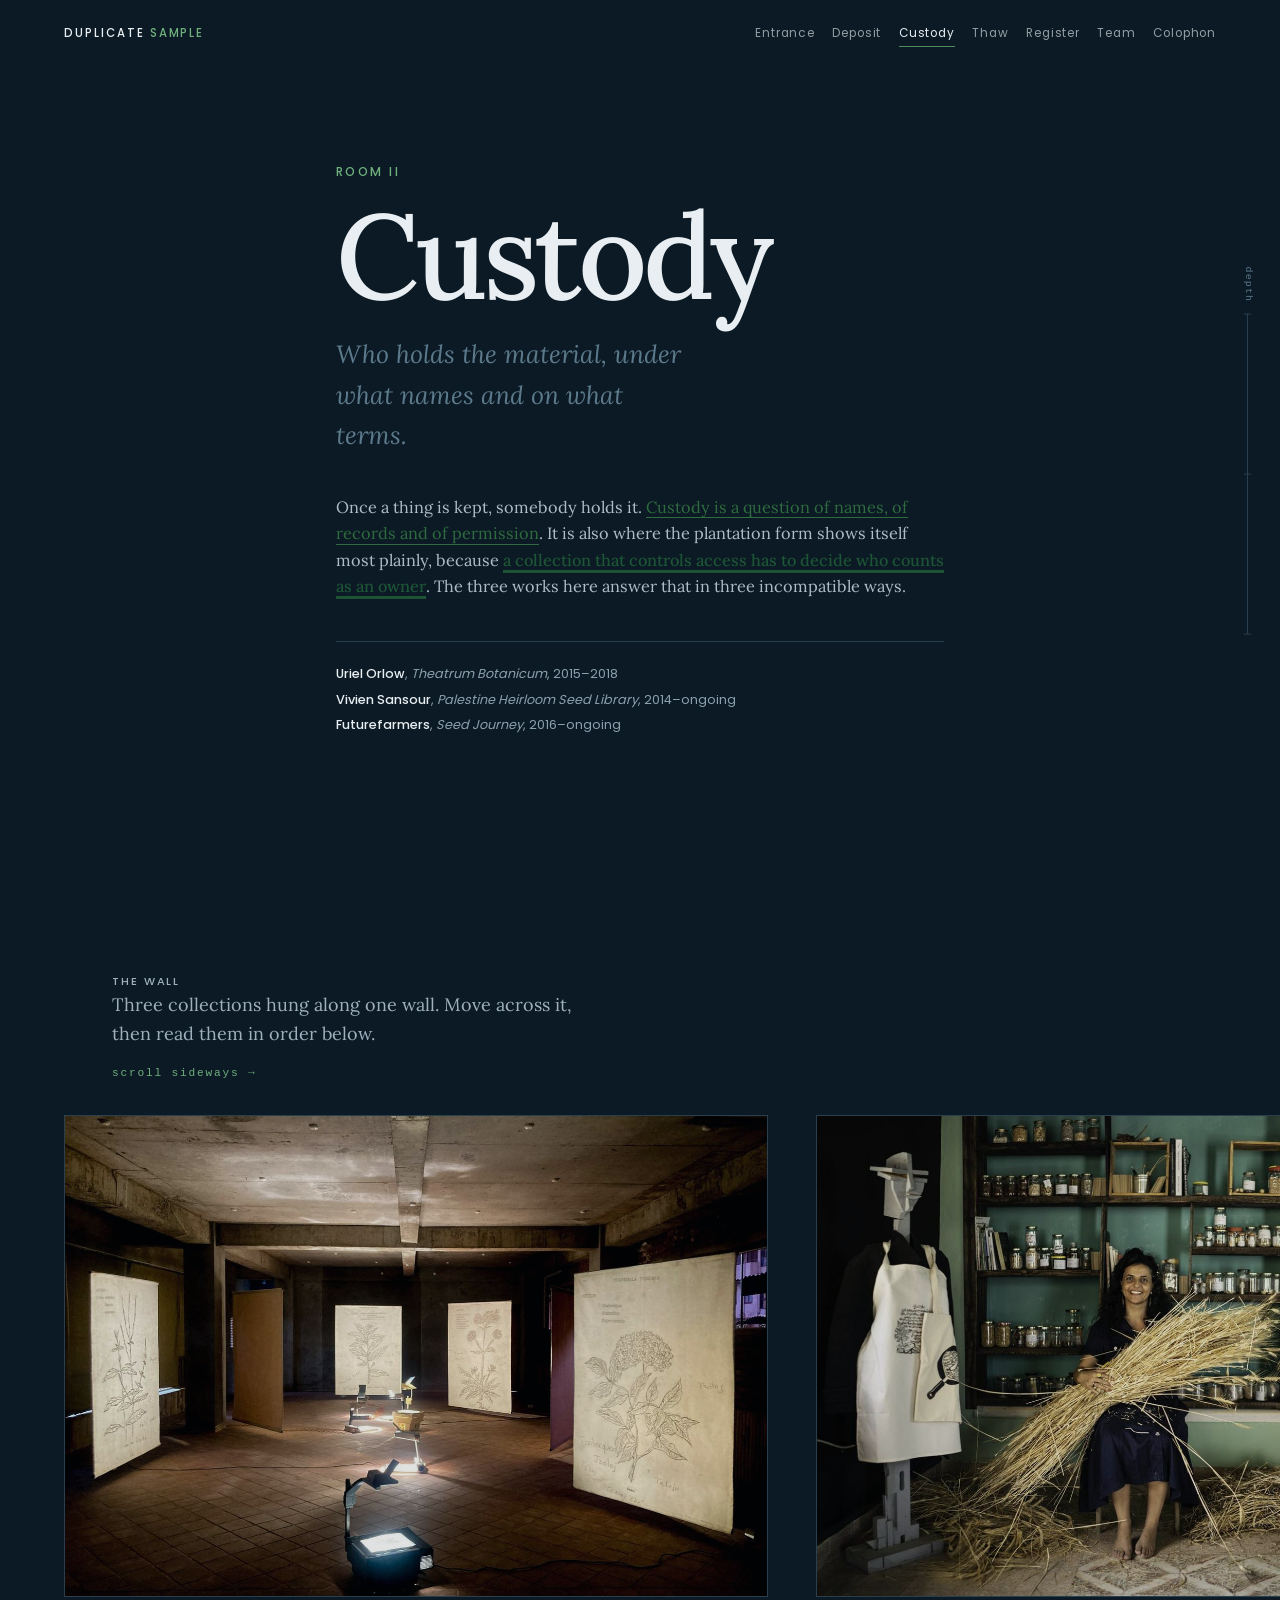
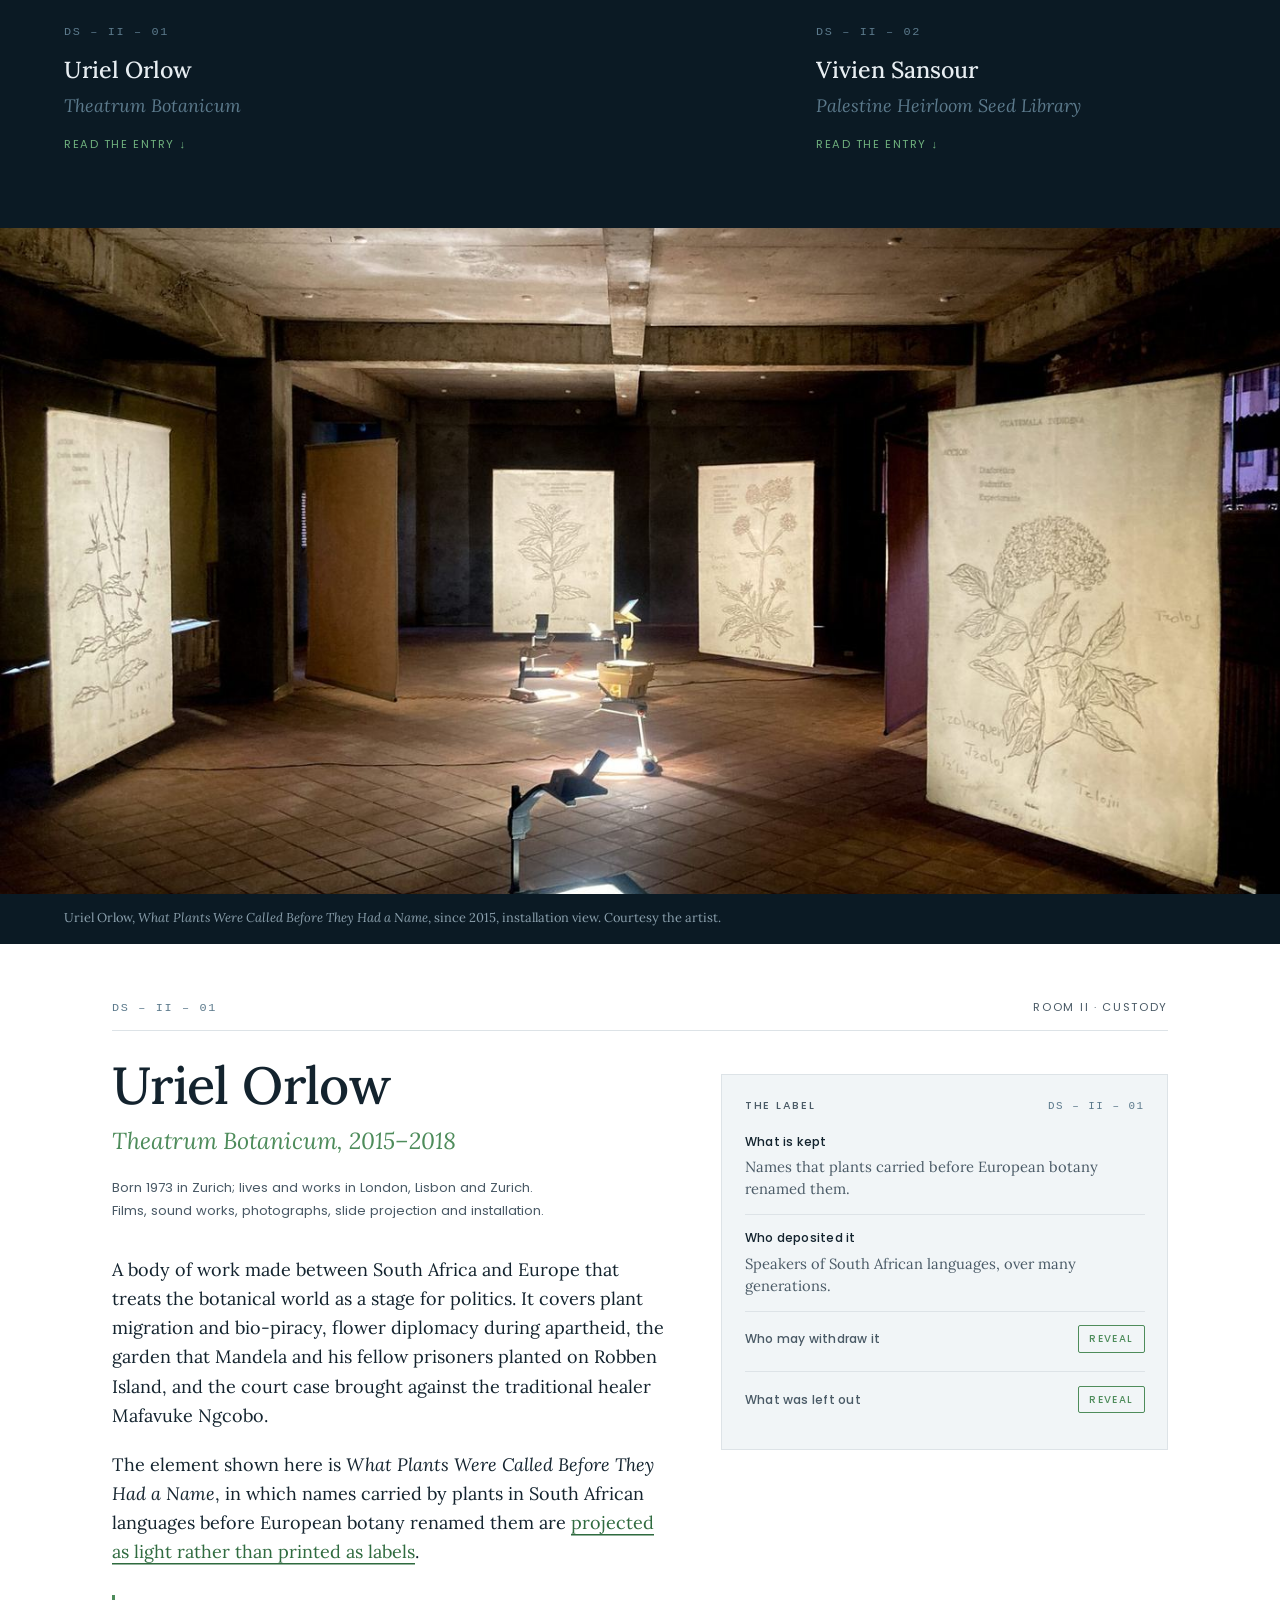
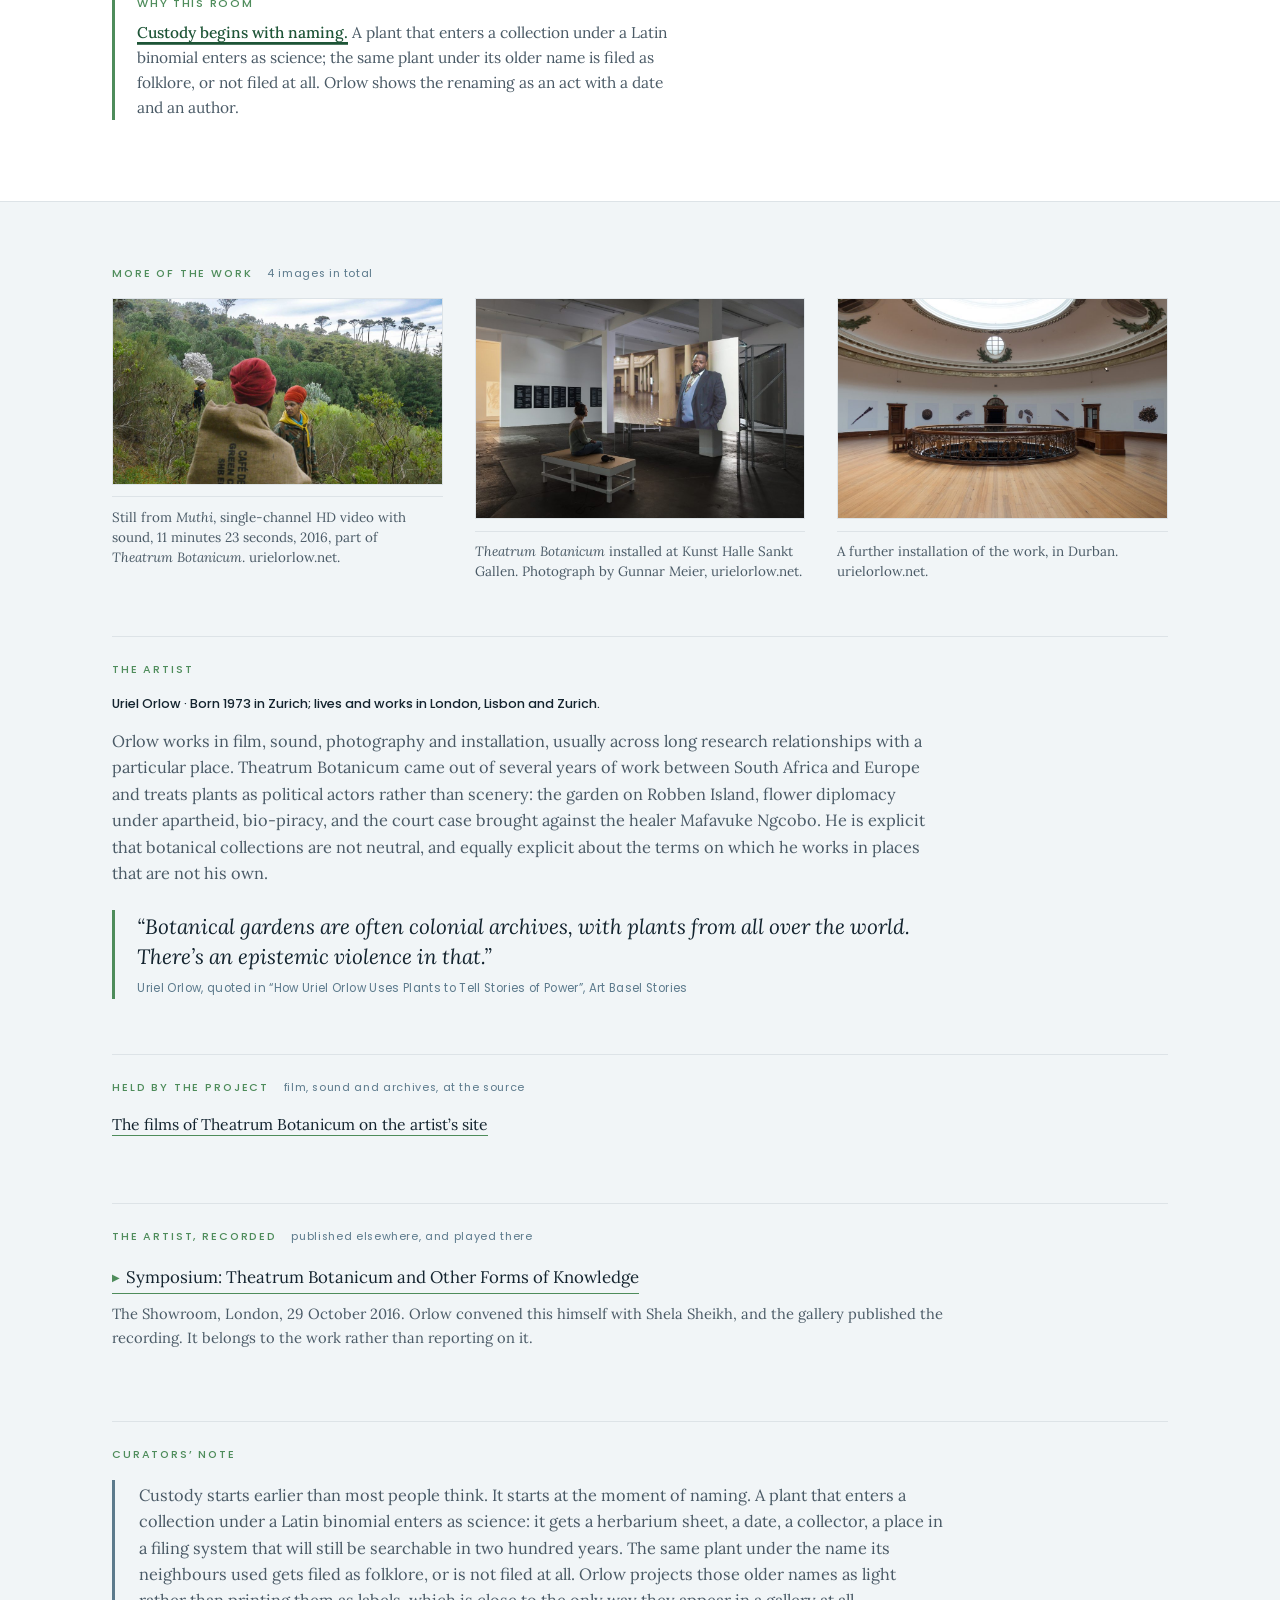
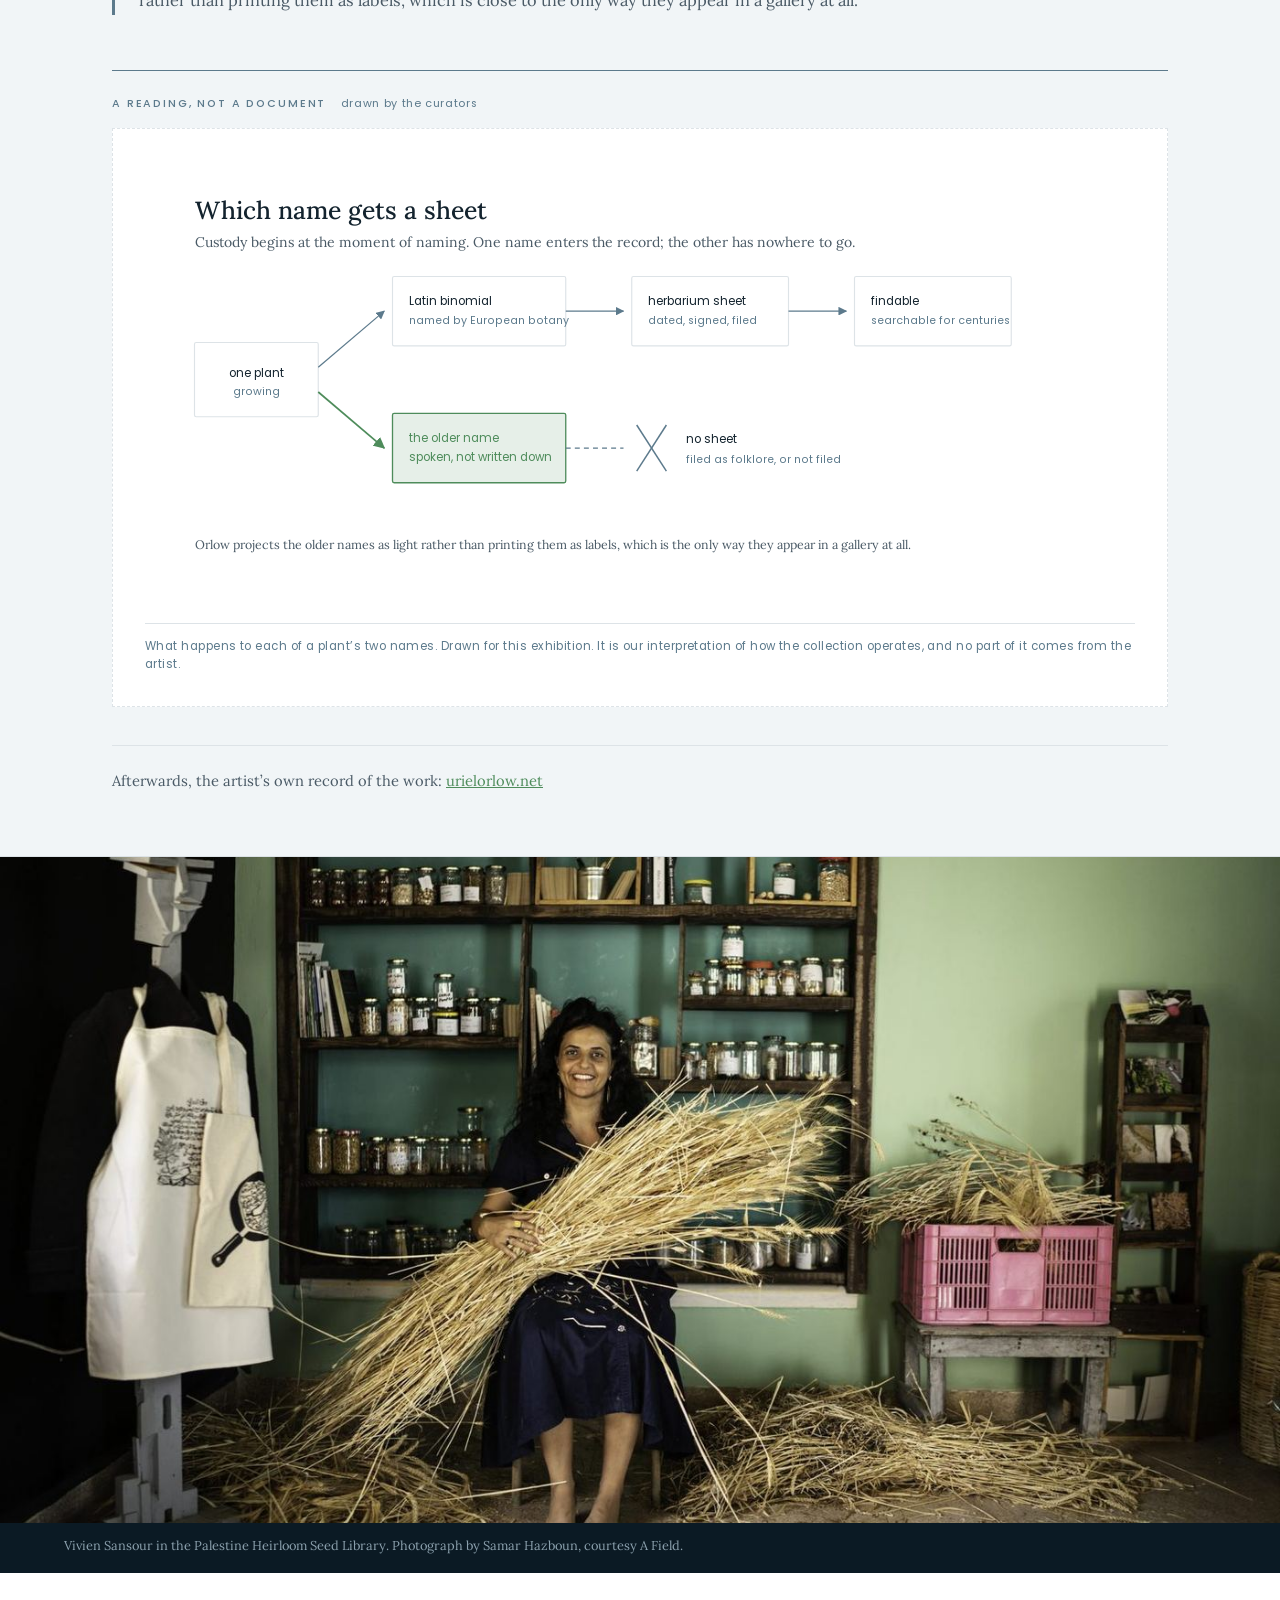
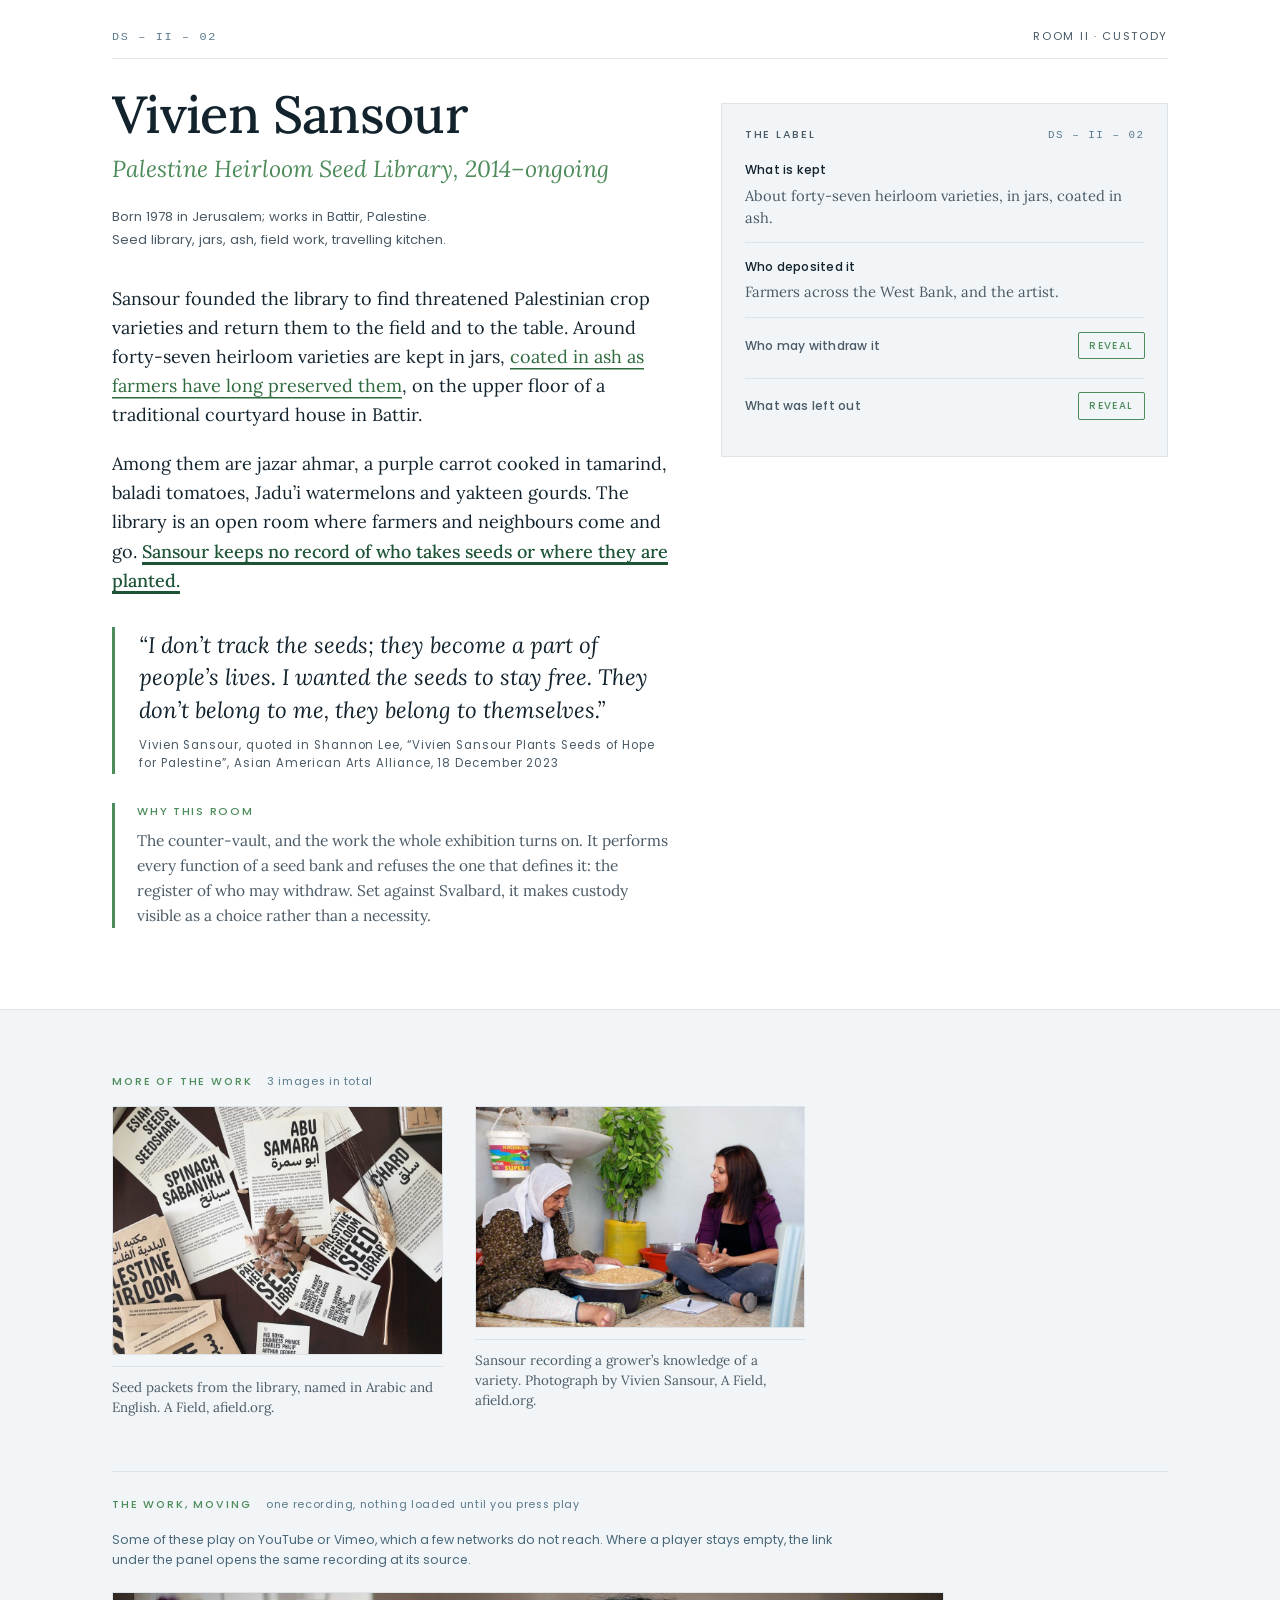
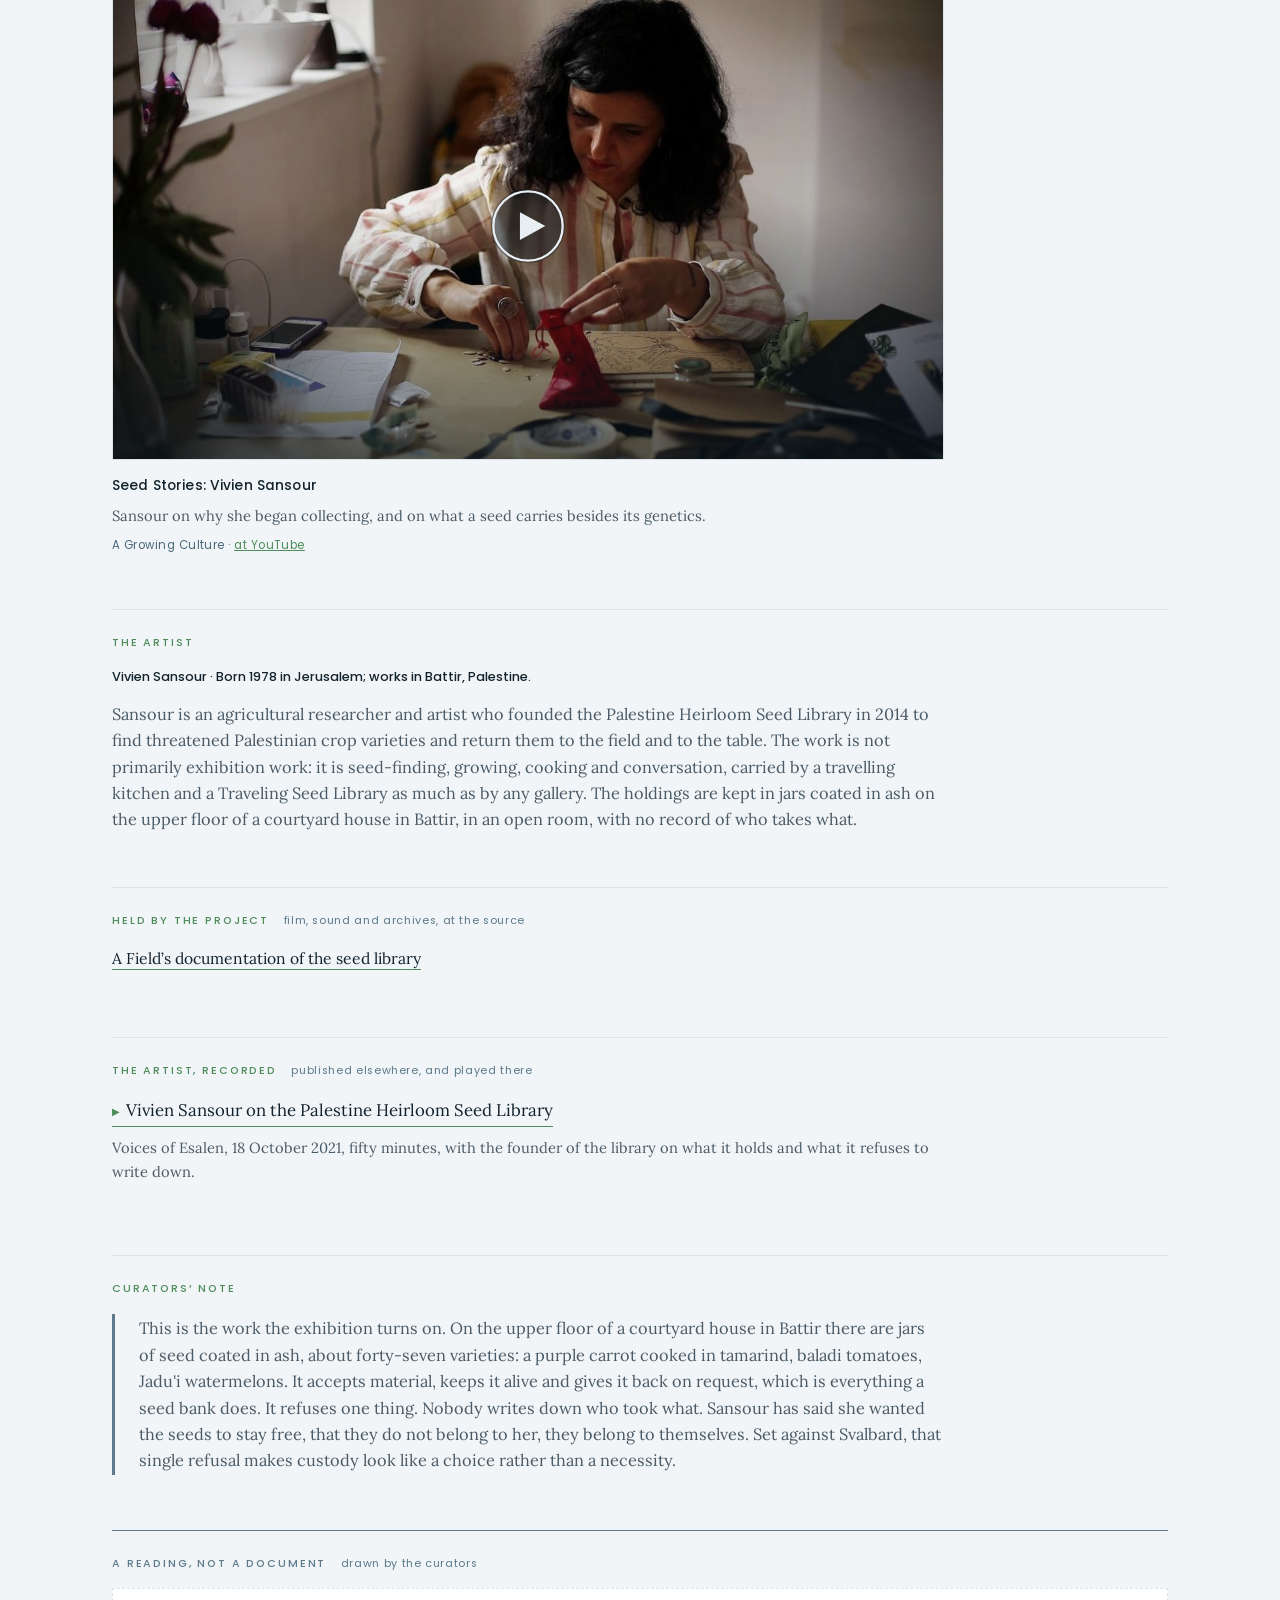
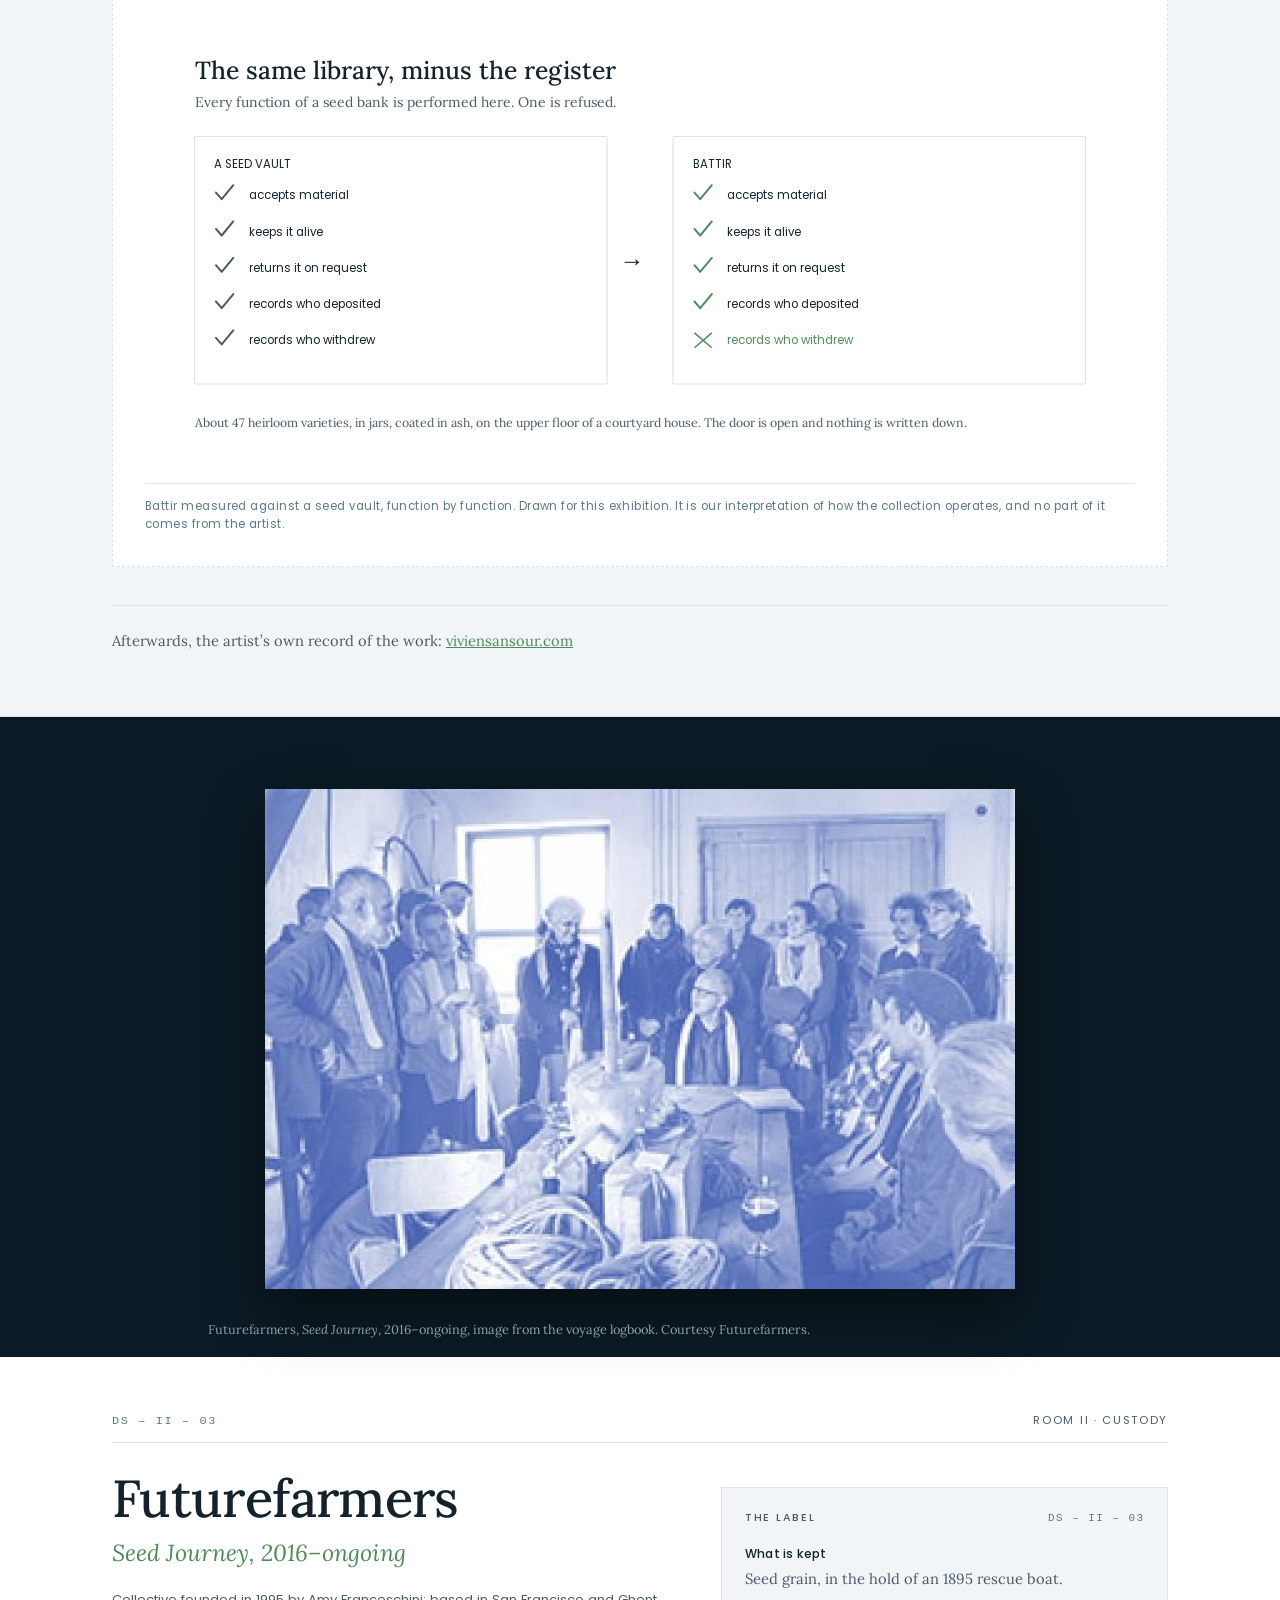
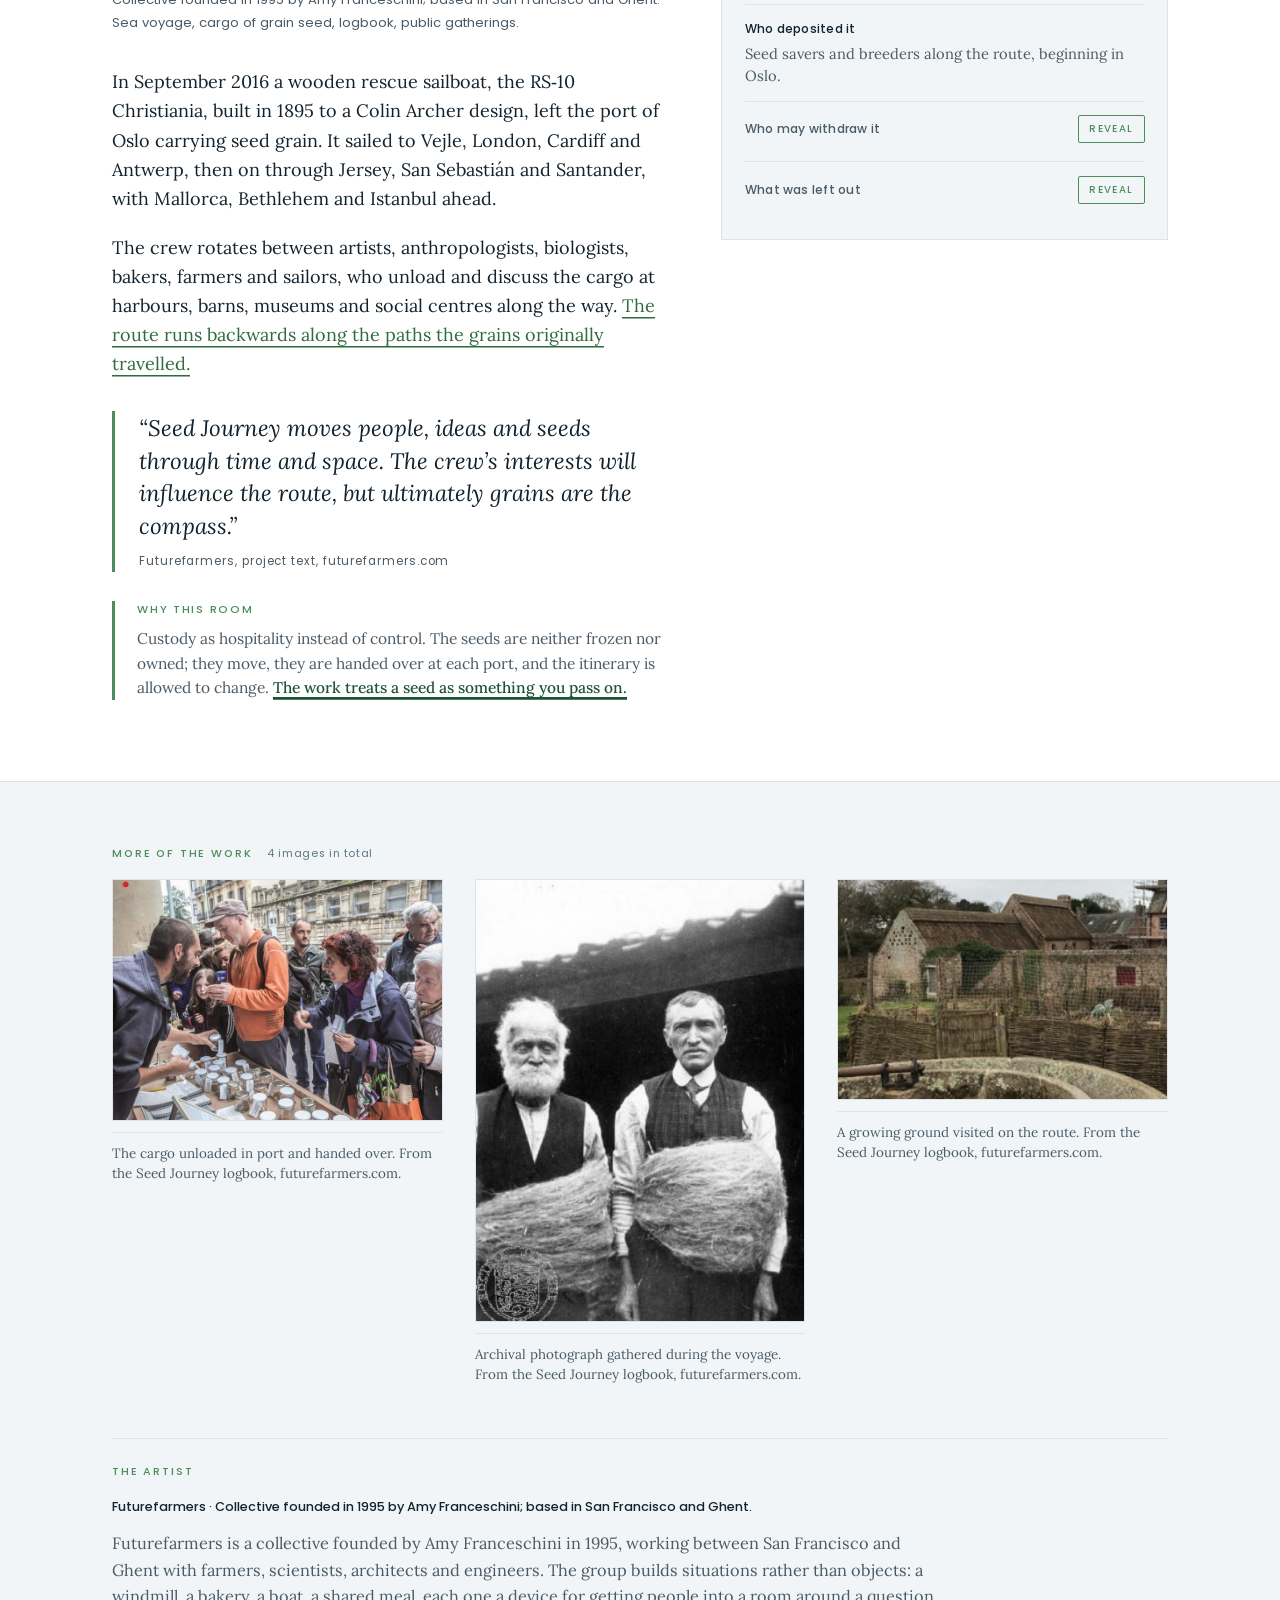
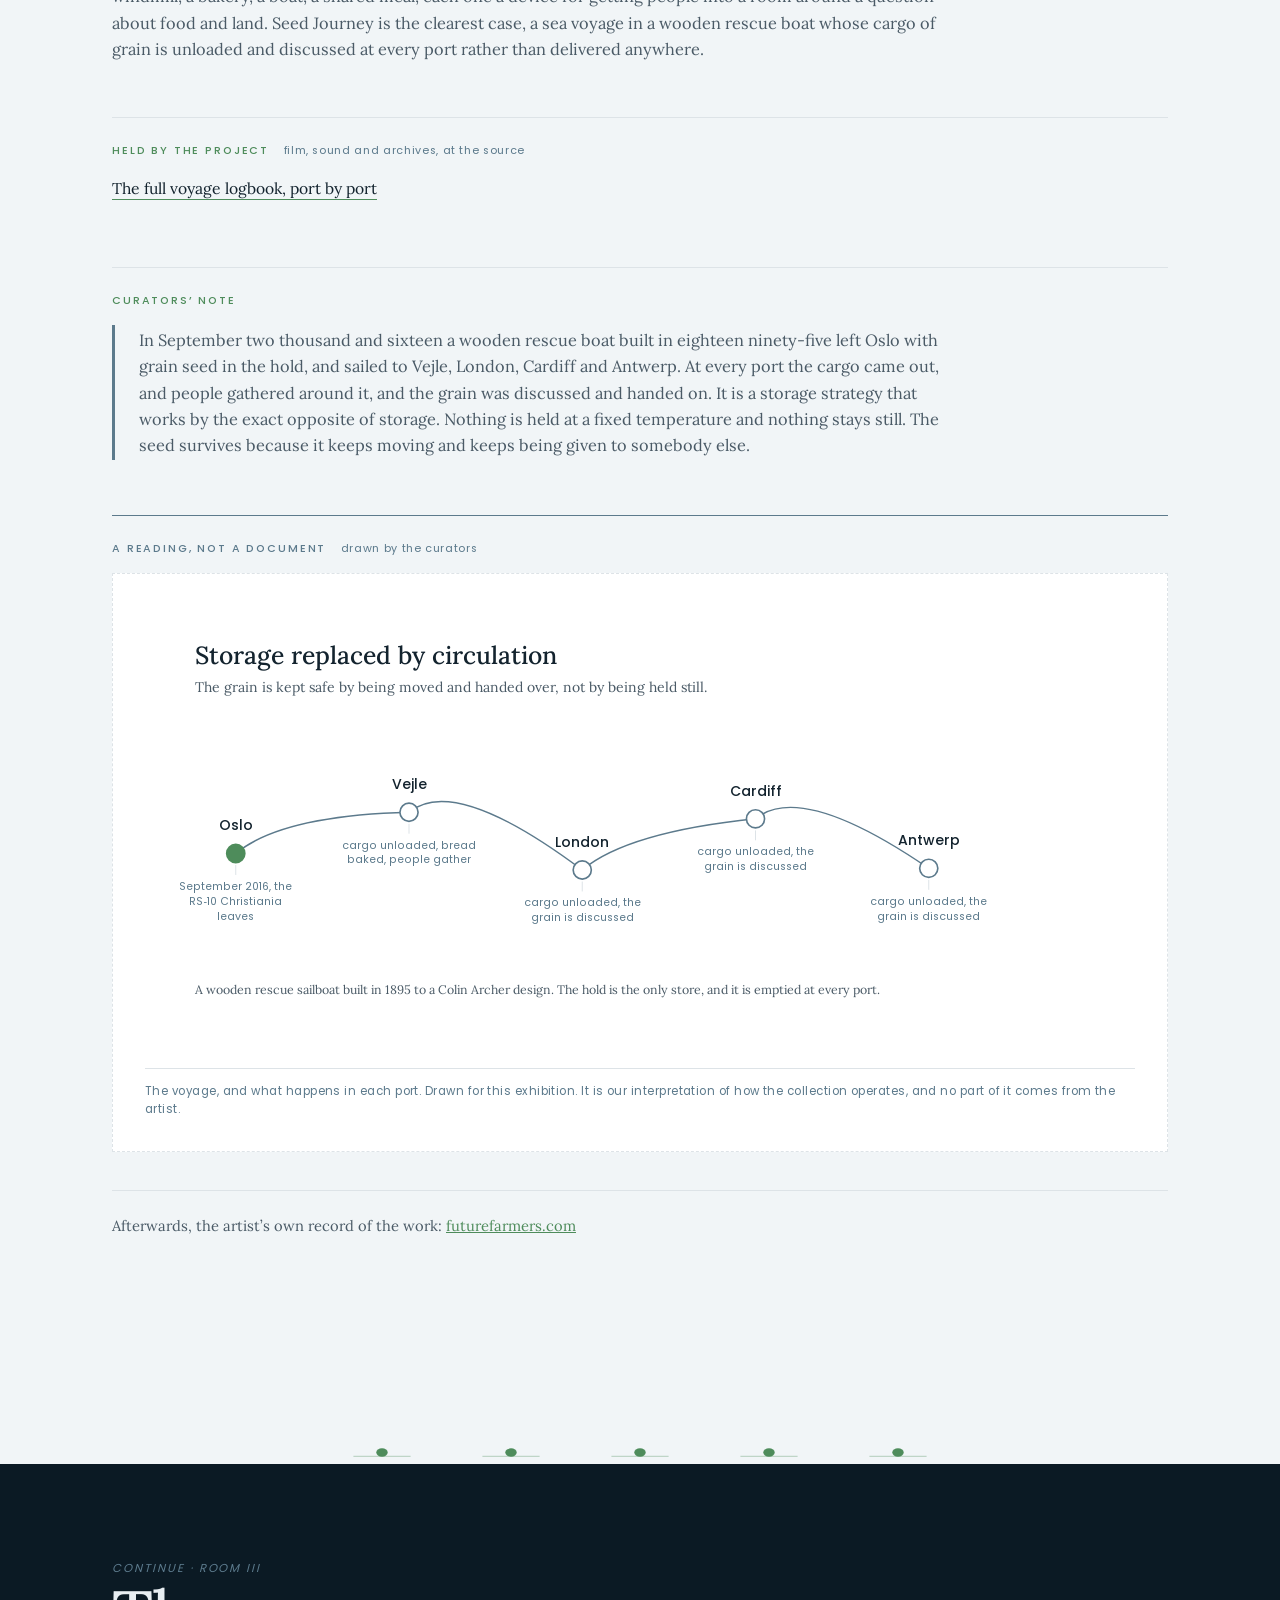
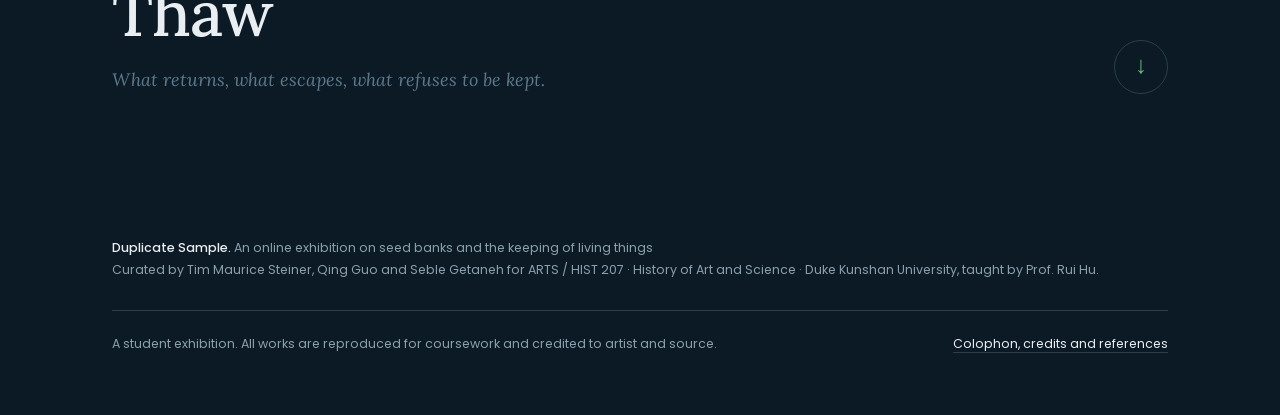
<file: room-ii.html>
<!doctype html>
<html lang="en">
<head>
<meta charset="utf-8">
<meta name="viewport" content="width=device-width, initial-scale=1">
<title>Custody · Room II · Duplicate Sample</title>
<meta name="description" content="Room II of Duplicate Sample. Who holds the material, under what names and on what terms.">
<meta name="author" content="Tim Maurice Steiner, Qing Guo and Seble Getaneh">
<meta property="og:type" content="website">
<meta property="og:title" content="Custody · Room II · Duplicate Sample">
<meta property="og:description" content="Room II of Duplicate Sample. Who holds the material, under what names and on what terms.">
<meta property="og:image" content="assets/design/promo.jpg">
<meta name="twitter:card" content="summary_large_image">
<meta name="theme-color" content="#0b1a24">
<link rel="icon" href="assets/favicon.svg" type="image/svg+xml">
<link rel="preload" href="assets/fonts/lora-400.woff2" as="font" type="font/woff2" crossorigin>
<link rel="stylesheet" href="assets/style.css">
<noscript><style>.field__v{grid-template-rows:1fr!important}.reveal{display:none}
.hero__again{display:none}</style></noscript>
</head>
<body data-tone="dark">
<a class="skip" href="#main">Skip to the exhibition</a>
<header class="bar bar--over">
  <a class="bar__mark" href="index.html">Duplicate <em>Sample</em></a>
  <nav aria-label="Exhibition"><a href="index.html">Entrance</a><a href="room-i.html">Deposit</a><a href="room-ii.html" aria-current="page">Custody</a><a href="room-iii.html">Thaw</a><a href="register.html">Register</a><a href="team.html">Team</a><a href="colophon.html">Colophon</a></nav>
</header>
<div class="depth" aria-hidden="true">
  <span class="depth__label">depth</span>
  <span class="depth__track">
    <i class="depth__notch" style="top:0"></i>
    <i class="depth__notch" style="top:50%"></i>
    <i class="depth__notch" style="top:100%"></i>
    <i class="depth__fill"></i>
  </span>
  <span class="depth__seen" data-seen hidden><b>0</b>/18</span>
</div>
<main id="main">

<section class="threshold">
  <div class="wrap">
    <p class="threshold__n">Room II</p>
    <h1>Custody</h1>
    <p class="threshold__line">Who holds the material, under what names and on what terms.</p>
    <p class="threshold__text">Once a thing is kept, somebody holds it. <span class="key">Custody is a question of names, of records and of permission</span>. It is also where the plantation form shows itself most plainly, because <span class="key key--hard">a collection that controls access has to decide who counts as an owner</span>. The three works here answer that in three incompatible ways.</p>
    <ul class="threshold__list"><li><b>Uriel Orlow</b>, <cite>Theatrum Botanicum</cite>, 2015–2018</li><li><b>Vivien Sansour</b>, <cite>Palestine Heirloom Seed Library</cite>, 2014–ongoing</li><li><b>Futurefarmers</b>, <cite>Seed Journey</cite>, 2016–ongoing</li></ul>
  </div>
</section>

<section class="wall" aria-label="The wall of Room II">
  <div class="wall__lead">
    <p class="kicker">The wall</p>
    <p>Three collections hung along one wall. Move across it, then read them in order below.</p>
    <p class="wall__hint" aria-hidden="true">scroll sideways &rarr;</p>
  </div>
  <div class="wall__track" tabindex="0" role="group"
       aria-label="Three works, scrolls horizontally"><a class="plate" href="#orlow">
        <span class="plate__img"><img src="assets/img/orlow.jpg"
          alt="" width="1400" height="1050" loading="lazy" decoding="async"></span>
        <span class="plate__cap">
          <span class="code">DS – II – 01</span>
          <b>Uriel Orlow</b>
          <i>Theatrum Botanicum</i>
          <em>Read the entry &darr;</em>
        </span>
      </a><a class="plate" href="#sansour">
        <span class="plate__img"><img src="assets/img/sansour.jpg"
          alt="" width="1400" height="934" loading="lazy" decoding="async"></span>
        <span class="plate__cap">
          <span class="code">DS – II – 02</span>
          <b>Vivien Sansour</b>
          <i>Palestine Heirloom Seed Library</i>
          <em>Read the entry &darr;</em>
        </span>
      </a><a class="plate" href="#futurefarmers">
        <span class="plate__img"><img src="assets/img/futurefarmers.jpg"
          alt="" width="750" height="500" loading="lazy" decoding="async"></span>
        <span class="plate__cap">
          <span class="code">DS – II – 03</span>
          <b>Futurefarmers</b>
          <i>Seed Journey</i>
          <em>Read the entry &darr;</em>
        </span>
      </a></div>
</section>

<article class="work" id="orlow">
  <figure class="work__fig">
    <img src="assets/img/orlow.jpg" alt="A darkened gallery with overhead projectors casting botanical drawings onto hanging translucent sheets."
         width="1400" height="1050" loading="lazy" decoding="async">
    <figcaption>Uriel Orlow, <cite>What Plants Were Called Before They Had a Name</cite>, since 2015, installation view. Courtesy the artist.</figcaption>
  </figure>
  <div class="work__body">
    <div class="wrap">
      <div class="work__head">
        <span class="code">DS – II – 01</span>
        <span class="work__room">Room II &middot; Custody</span>
      </div>
      <div class="cols cols--side">
        <div>
          <h2>Uriel Orlow</h2>
          <p class="work__title"><cite>Theatrum Botanicum</cite>, 2015–2018</p>
          <p class="work__meta"><span>Born 1973 in Zurich; lives and works in London, Lisbon and Zurich.</span><span>Films, sound works, photographs, slide projection and installation.</span></p>
          <p>A body of work made between South Africa and Europe that treats the botanical world as a stage for politics. It covers plant migration and bio-piracy, flower diplomacy during apartheid, the garden that Mandela and his fellow prisoners planted on Robben Island, and the court case brought against the traditional healer Mafavuke Ngcobo.</p><p>The element shown here is <cite>What Plants Were Called Before They Had a Name</cite>, in which names carried by plants in South African languages before European botany renamed them are <span class="key">projected as light rather than printed as labels</span>.</p>
          
          <div class="work__note"><b>Why this room</b><span class="key key--hard">Custody begins with naming.</span> A plant that enters a collection under a Latin binomial enters as science; the same plant under its older name is filed as folklore, or not filed at all. Orlow shows the renaming as an act with a date and an author.</div>
          
        </div>
        <aside>
          <dl class="label">
            <p class="label__h">The label <span class="code">DS – II – 01</span></p>
            <div class="field"><dt>What is kept</dt><dd>Names that plants carried before European botany renamed them.</dd></div><div class="field"><dt>Who deposited it</dt><dd>Speakers of South African languages, over many generations.</dd></div><div class="field field--hidden" data-open="false" data-key="orlow-2"><dt>Who may withdraw it <button class="reveal" type="button">reveal</button></dt><dd class="field__v"><span>Anyone, in principle. The renaming made the older names hard to find.<a class="field__ask" href="withdrawal.html?work=orlow">Make a request &rarr;</a></span></dd></div><div class="field field--hidden" data-open="false" data-key="orlow-3"><dt>What was left out <button class="reveal" type="button">reveal</button></dt><dd class="field__v"><span>The Latin binomial got a herbarium sheet. The older name got none.</span></dd></div>
          </dl>
        </aside>
      </div>
    </div>
  </div>
  <div class="dos">
    <div class="wrap">
      <div class="dos__grid"><section class="dos__item">
      <p class="dos__k">More of the work <span>4 images in total</span></p>
      <div class="gal"><figure class="gal__f"><img src="assets/img/orlow-2.jpg" alt="Two people carrying a jute sack through dense green hillside vegetation." width="1060" height="596" loading="lazy" decoding="async"><figcaption>Still from <cite>Muthi</cite>, single-channel HD video with sound, 11 minutes 23 seconds, 2016, part of <cite>Theatrum Botanicum</cite>. urielorlow.net.</figcaption></figure><figure class="gal__f"><img src="assets/img/orlow-3.jpg" alt="A gallery with a wall of framed panels, a large photographic portrait and a visitor on a bench." width="1060" height="707" loading="lazy" decoding="async"><figcaption><cite>Theatrum Botanicum</cite> installed at Kunst Halle Sankt Gallen. Photograph by Gunnar Meier, urielorlow.net.</figcaption></figure><figure class="gal__f"><img src="assets/img/orlow-4.jpg" alt="A domed rotunda with a circular wooden rail and small objects spaced along the walls." width="1060" height="707" loading="lazy" decoding="async"><figcaption>A further installation of the work, in Durban. urielorlow.net.</figcaption></figure></div>
    </section><section class="dos__item">
      <p class="dos__k">The artist</p>
      <div class="dos__bio">
        <p class="dos__who">Uriel Orlow &middot; Born 1973 in Zurich; lives and works in London, Lisbon and Zurich.</p>
        <p>Orlow works in film, sound, photography and installation, usually across long research relationships with a particular place. Theatrum Botanicum came out of several years of work between South Africa and Europe and treats plants as political actors rather than scenery: the garden on Robben Island, flower diplomacy under apartheid, bio-piracy, and the court case brought against the healer Mafavuke Ngcobo. He is explicit that botanical collections are not neutral, and equally explicit about the terms on which he works in places that are not his own.</p>
        <blockquote class="dos__said"><p>&ldquo;Botanical gardens are often colonial archives, with plants from all over the world. There’s an epistemic violence in that.&rdquo;</p><footer>Uriel Orlow, quoted in “How Uriel Orlow Uses Plants to Tell Stories of Power”, Art Basel Stories</footer></blockquote>
      </div>
    </section><section class="dos__item">
      <p class="dos__k">Held by the project <span>film, sound and archives, at the source</span></p>
      <ul class="dos__src"><li><a href="https://urielorlow.net/project/theatrum-botanicum/" rel="noopener">The films of Theatrum Botanicum on the artist’s site</a></li></ul>
    </section><section class="dos__item">
      <p class="dos__k">The artist, recorded <span>published elsewhere, and played there</span></p>
      <ul class="dos__hear"><li><a href="https://theshowroom.org/resources/symposium-theatrum-botanicum-and-other-forms-of-knowledge" rel="noopener">Symposium: Theatrum Botanicum and Other Forms of Knowledge</a><span class="dos__hear-what">The Showroom, London, 29 October 2016. Orlow convened this himself with Shela Sheikh, and the gallery published the recording. It belongs to the work rather than reporting on it.</span></li></ul>
    </section><section class="dos__item">
      <p class="dos__k">Curators’ note</p>
      <blockquote class="dos__script"><p>Custody starts earlier than most people think. It starts at the moment of naming. A plant that enters a collection under a Latin binomial enters as science: it gets a herbarium sheet, a date, a collector, a place in a filing system that will still be searchable in two hundred years. The same plant under the name its neighbours used gets filed as folklore, or is not filed at all. Orlow projects those older names as light rather than printing them as labels, which is close to the only way they appear in a gallery at all.</p></blockquote>
    </section><section class="dos__item dos__item--ours">
      <p class="dos__k">A reading, not a document <span>drawn by the curators</span></p>
      <figure class="dos__dia">
        <svg class="dg" viewBox="0 0 1200 540" role="img" aria-labelledby="dgt-orlow"><title id="dgt-orlow">One plant leads to two names. The Latin binomial gets a herbarium sheet and stays findable. The older name reaches a dead end and is filed as folklore, or not filed at all.</title><defs><marker id="ah-orlow" viewBox="0 0 10 10" refX="9" refY="5" markerWidth="7" markerHeight="7" orient="auto-start-reverse"><path class="dg-head" d="M0 0 L10 5 L0 10 z"/></marker><marker id="ah-live-orlow" viewBox="0 0 10 10" refX="9" refY="5" markerWidth="7" markerHeight="7" orient="auto-start-reverse"><path class="dg-head dg-head--live" d="M0 0 L10 5 L0 10 z"/></marker></defs><text class="dg-title" x="60" y="70" text-anchor="start">Which name gets a sheet</text><text class="dg-note" x="60" y="104" text-anchor="start">Custody begins at the moment of naming. One name enters the record; the other has nowhere to go.</text><rect class="dg-box" x="60" y="220" width="150" height="90" rx="2"/><text class="dg-lab" x="135" y="262" text-anchor="middle">one plant</text><text class="dg-lab dg-lab--dim" x="135" y="284" text-anchor="middle">growing</text><path class="dg-arrow" d="M210 250 L290 182" marker-end="url(#ah-orlow)"/><rect class="dg-box" x="300" y="140" width="210" height="84" rx="2"/><text class="dg-lab" x="320" y="174" text-anchor="start">Latin binomial</text><text class="dg-lab dg-lab--dim" x="320" y="198" text-anchor="start">named by European botany</text><path class="dg-arrow" d="M510 182 L580 182" marker-end="url(#ah-orlow)"/><rect class="dg-box" x="590" y="140" width="190" height="84" rx="2"/><text class="dg-lab" x="610" y="174" text-anchor="start">herbarium sheet</text><text class="dg-lab dg-lab--dim" x="610" y="198" text-anchor="start">dated, signed, filed</text><path class="dg-arrow" d="M780 182 L850 182" marker-end="url(#ah-orlow)"/><rect class="dg-box" x="860" y="140" width="190" height="84" rx="2"/><text class="dg-lab" x="880" y="174" text-anchor="start">findable</text><text class="dg-lab dg-lab--dim" x="880" y="198" text-anchor="start">searchable for centuries</text><path class="dg-arrow dg-arrow--live" d="M210 280 L290 348" marker-end="url(#ah-live-orlow)"/><rect class="dg-live" x="300" y="306" width="210" height="84" rx="2"/><text class="dg-lab dg-lab--onlive" x="320" y="340" text-anchor="start">the older name</text><text class="dg-lab dg-lab--onlive" x="320" y="364" text-anchor="start">spoken, not written down</text><path class="dg-arrow dg-arrow--dash" d="M510 348 L580 348"/><line class="dg-dead" x1="596" y1="320" x2="632" y2="376"/><line class="dg-dead" x1="632" y1="320" x2="596" y2="376"/><text class="dg-lab" x="656" y="342" text-anchor="start">no sheet</text><text class="dg-lab dg-lab--dim" x="656" y="366" text-anchor="start">filed as folklore, or not filed</text><text class="dg-foot" x="60" y="470" text-anchor="start">Orlow projects the older names as light rather than printing them as labels, which is the only way they appear in a gallery at all.</text></svg>
        <figcaption>What happens to each of a plant’s two names. Drawn for this exhibition. It is our interpretation of how the
        collection operates, and no part of it comes from the artist.</figcaption>
      </figure>
    </section></div>
      <p class="dos__away">Afterwards, the artist’s own record of the work: <a href="https://urielorlow.net/project/theatrum-botanicum/" rel="noopener">urielorlow.net</a></p>
    </div>
  </div>
</article><article class="work" id="sansour">
  <figure class="work__fig">
    <img src="assets/img/sansour.jpg" alt="Vivien Sansour seated among sheaves of wheat in a room lined with shelves of labelled jars."
         width="1400" height="934" loading="lazy" decoding="async">
    <figcaption>Vivien Sansour in the Palestine Heirloom Seed Library. Photograph by Samar Hazboun, courtesy A Field.</figcaption>
  </figure>
  <div class="work__body">
    <div class="wrap">
      <div class="work__head">
        <span class="code">DS – II – 02</span>
        <span class="work__room">Room II &middot; Custody</span>
      </div>
      <div class="cols cols--side">
        <div>
          <h2>Vivien Sansour</h2>
          <p class="work__title"><cite>Palestine Heirloom Seed Library</cite>, 2014–ongoing</p>
          <p class="work__meta"><span>Born 1978 in Jerusalem; works in Battir, Palestine.</span><span>Seed library, jars, ash, field work, travelling kitchen.</span></p>
          <p>Sansour founded the library to find threatened Palestinian crop varieties and return them to the field and to the table. Around forty-seven heirloom varieties are kept in jars, <span class="key">coated in ash as farmers have long preserved them</span>, on the upper floor of a traditional courtyard house in Battir.</p><p>Among them are jazar ahmar, a purple carrot cooked in tamarind, baladi tomatoes, Jadu’i watermelons and yakteen gourds. The library is an open room where farmers and neighbours come and go. <span class="key key--hard">Sansour keeps no record of who takes seeds or where they are planted.</span></p>
          <blockquote class="pull" style="margin:2rem 0 0"><p>&ldquo;I don’t track the seeds; they become a part of people’s lives. I wanted the seeds to stay free. They don’t belong to me, they belong to themselves.&rdquo;</p><footer>Vivien Sansour, quoted in Shannon Lee, “Vivien Sansour Plants Seeds of Hope for Palestine”, Asian American Arts Alliance, 18 December 2023</footer></blockquote>
          <div class="work__note"><b>Why this room</b>The counter-vault, and the work the whole exhibition turns on. It performs every function of a seed bank and refuses the one that defines it: the register of who may withdraw. Set against Svalbard, it makes custody visible as a choice rather than a necessity.</div>
          
        </div>
        <aside>
          <dl class="label">
            <p class="label__h">The label <span class="code">DS – II – 02</span></p>
            <div class="field"><dt>What is kept</dt><dd>About forty-seven heirloom varieties, in jars, coated in ash.</dd></div><div class="field"><dt>Who deposited it</dt><dd>Farmers across the West Bank, and the artist.</dd></div><div class="field field--hidden" data-open="false" data-key="sansour-2"><dt>Who may withdraw it <button class="reveal" type="button">reveal</button></dt><dd class="field__v"><span>Anyone who comes to the house in Battir. No record is kept.<a class="field__ask" href="withdrawal.html?work=sansour">Make a request &rarr;</a></span></dd></div><div class="field field--hidden" data-open="false" data-key="sansour-3"><dt>What was left out <button class="reveal" type="button">reveal</button></dt><dd class="field__v"><span>No accession list exists, so nothing can be audited, including loss.</span></dd></div>
          </dl>
        </aside>
      </div>
    </div>
  </div>
  <div class="dos">
    <div class="wrap">
      <div class="dos__grid"><section class="dos__item">
      <p class="dos__k">More of the work <span>3 images in total</span></p>
      <div class="gal"><figure class="gal__f"><img src="assets/img/sansour-2.jpg" alt="Printed seed packets in Arabic and English reading Abu Samara, Spinach Sabanikh, Chard, Palestine Heirloom Seed Library." width="920" height="690" loading="lazy" decoding="async"><figcaption>Seed packets from the library, named in Arabic and English. A Field, afield.org.</figcaption></figure><figure class="gal__f"><img src="assets/img/sansour-3.jpg" alt="Two women sitting on the floor sorting grain in a wide bowl, taking notes." width="920" height="616" loading="lazy" decoding="async"><figcaption>Sansour recording a grower’s knowledge of a variety. Photograph by Vivien Sansour, A Field, afield.org.</figcaption></figure></div>
    </section><section class="dos__item">
      <p class="dos__k">The work, moving
        <span>one recording, nothing loaded until you press play</span></p>
      <p class="vidp__note">Some of these play on YouTube or Vimeo, which a few networks do not reach. Where a player stays empty, the link under the panel opens the same recording at its source.</p>
      <div class="vidp__set"><figure class="vidp">
        <a class="vidp__frame" href="https://www.youtube.com/watch?v=BESOI0LZ6UY" rel="noopener"
           data-video="youtube" data-src="BESOI0LZ6UY"
           data-title="Seed Stories: Vivien Sansour"
           data-where="youtube">
          <img class="vidp__poster" src="assets/img/vid-sansour.jpg"
               alt="A frame from Seed Stories: Vivien Sansour"
               width="1200" height="675" loading="lazy" decoding="async">
          <span class="vidp__btn" aria-hidden="true">
            <svg viewBox="0 0 64 64" width="64" height="64">
              <circle cx="32" cy="32" r="30" fill="none" stroke="currentColor"
                      stroke-width="2"/>
              <path d="M25 20 L47 32 L25 44 Z" fill="currentColor"/>
            </svg>
          </span>
          
          <span class="vidp__sr">Play Seed Stories: Vivien Sansour</span>
        </a>
        <figcaption class="vidp__c">
          <b>Seed Stories: Vivien Sansour</b>
          <span class="vidp__what">Sansour on why she began collecting, and on what a seed carries besides its genetics.</span>
          <span class="vidp__by">A Growing Culture &middot;
            <a href="https://www.youtube.com/watch?v=BESOI0LZ6UY" rel="noopener">at YouTube</a></span>
        </figcaption>
      </figure></div>
    </section><section class="dos__item">
      <p class="dos__k">The artist</p>
      <div class="dos__bio">
        <p class="dos__who">Vivien Sansour &middot; Born 1978 in Jerusalem; works in Battir, Palestine.</p>
        <p>Sansour is an agricultural researcher and artist who founded the Palestine Heirloom Seed Library in 2014 to find threatened Palestinian crop varieties and return them to the field and to the table. The work is not primarily exhibition work: it is seed-finding, growing, cooking and conversation, carried by a travelling kitchen and a Traveling Seed Library as much as by any gallery. The holdings are kept in jars coated in ash on the upper floor of a courtyard house in Battir, in an open room, with no record of who takes what.</p>
        
      </div>
    </section><section class="dos__item">
      <p class="dos__k">Held by the project <span>film, sound and archives, at the source</span></p>
      <ul class="dos__src"><li><a href="https://afield.org/person/vivien-sansour/" rel="noopener">A Field’s documentation of the seed library</a></li></ul>
    </section><section class="dos__item">
      <p class="dos__k">The artist, recorded <span>published elsewhere, and played there</span></p>
      <ul class="dos__hear"><li><a href="https://esalen.org/podcasts/vivien-sansour-on-the-palestine-heirloom-seed-library" rel="noopener">Vivien Sansour on the Palestine Heirloom Seed Library</a><span class="dos__hear-what">Voices of Esalen, 18 October 2021, fifty minutes, with the founder of the library on what it holds and what it refuses to write down.</span></li></ul>
    </section><section class="dos__item">
      <p class="dos__k">Curators’ note</p>
      <blockquote class="dos__script"><p>This is the work the exhibition turns on. On the upper floor of a courtyard house in Battir there are jars of seed coated in ash, about forty-seven varieties: a purple carrot cooked in tamarind, baladi tomatoes, Jadu&#x27;i watermelons. It accepts material, keeps it alive and gives it back on request, which is everything a seed bank does. It refuses one thing. Nobody writes down who took what. Sansour has said she wanted the seeds to stay free, that they do not belong to her, they belong to themselves. Set against Svalbard, that single refusal makes custody look like a choice rather than a necessity.</p></blockquote>
    </section><section class="dos__item dos__item--ours">
      <p class="dos__k">A reading, not a document <span>drawn by the curators</span></p>
      <figure class="dos__dia">
        <svg class="dg" viewBox="0 0 1200 540" role="img" aria-labelledby="dgt-sansour"><title id="dgt-sansour">Two columns compare a seed vault with the library in Battir. They match on four functions. On the fifth, recording who withdrew, the vault has a tick and Battir has a cross.</title><defs><marker id="ah-sansour" viewBox="0 0 10 10" refX="9" refY="5" markerWidth="7" markerHeight="7" orient="auto-start-reverse"><path class="dg-head" d="M0 0 L10 5 L0 10 z"/></marker><marker id="ah-live-sansour" viewBox="0 0 10 10" refX="9" refY="5" markerWidth="7" markerHeight="7" orient="auto-start-reverse"><path class="dg-head dg-head--live" d="M0 0 L10 5 L0 10 z"/></marker></defs><text class="dg-title" x="60" y="70" text-anchor="start">The same library, minus the register</text><text class="dg-note" x="60" y="104" text-anchor="start">Every function of a seed bank is performed here. One is refused.</text><rect class="dg-box" x="60" y="140" width="500" height="300" rx="2"/><text class="dg-lab" x="84" y="178" text-anchor="start">A SEED VAULT</text><path class="dg-tick" d="M86 208 l7 8 l14 -17"/><text class="dg-lab" x="126" y="216" text-anchor="start">accepts material</text><path class="dg-tick" d="M86 252 l7 8 l14 -17"/><text class="dg-lab" x="126" y="260" text-anchor="start">keeps it alive</text><path class="dg-tick" d="M86 296 l7 8 l14 -17"/><text class="dg-lab" x="126" y="304" text-anchor="start">returns it on request</text><path class="dg-tick" d="M86 340 l7 8 l14 -17"/><text class="dg-lab" x="126" y="348" text-anchor="start">records who deposited</text><path class="dg-tick" d="M86 384 l7 8 l14 -17"/><text class="dg-lab" x="126" y="392" text-anchor="start">records who withdrew</text><rect class="dg-box" x="640" y="140" width="500" height="300" rx="2"/><text class="dg-lab" x="664" y="178" text-anchor="start">BATTIR</text><path class="dg-tick dg-tick--live" d="M666 208 l7 8 l14 -17"/><text class="dg-lab" x="706" y="216" text-anchor="start">accepts material</text><path class="dg-tick dg-tick--live" d="M666 252 l7 8 l14 -17"/><text class="dg-lab" x="706" y="260" text-anchor="start">keeps it alive</text><path class="dg-tick dg-tick--live" d="M666 296 l7 8 l14 -17"/><text class="dg-lab" x="706" y="304" text-anchor="start">returns it on request</text><path class="dg-tick dg-tick--live" d="M666 340 l7 8 l14 -17"/><text class="dg-lab" x="706" y="348" text-anchor="start">records who deposited</text><line class="dg-dead dg-dead--live" x1="666" y1="378" x2="687" y2="396"/><line class="dg-dead dg-dead--live" x1="687" y1="378" x2="666" y2="396"/><text class="dg-lab dg-lab--live" x="706" y="392" text-anchor="start">records who withdrew</text><text class="dg-title" x="590" y="300" text-anchor="middle">→</text><text class="dg-foot" x="60" y="492" text-anchor="start">About 47 heirloom varieties, in jars, coated in ash, on the upper floor of a courtyard house. The door is open and nothing is written down.</text></svg>
        <figcaption>Battir measured against a seed vault, function by function. Drawn for this exhibition. It is our interpretation of how the
        collection operates, and no part of it comes from the artist.</figcaption>
      </figure>
    </section></div>
      <p class="dos__away">Afterwards, the artist’s own record of the work: <a href="https://viviensansour.com/Palestine-Heirloom" rel="noopener">viviensansour.com</a></p>
    </div>
  </div>
</article><article class="work" id="futurefarmers">
  <figure class="work__fig work__fig--held">
    <img src="assets/img/futurefarmers.jpg" alt="A group gathered around a long table in a barn, with grain, rope and bottles laid out in front of them."
         width="750" height="500" loading="lazy" decoding="async">
    <figcaption>Futurefarmers, <cite>Seed Journey</cite>, 2016–ongoing, image from the voyage logbook. Courtesy Futurefarmers.</figcaption>
  </figure>
  <div class="work__body">
    <div class="wrap">
      <div class="work__head">
        <span class="code">DS – II – 03</span>
        <span class="work__room">Room II &middot; Custody</span>
      </div>
      <div class="cols cols--side">
        <div>
          <h2>Futurefarmers</h2>
          <p class="work__title"><cite>Seed Journey</cite>, 2016–ongoing</p>
          <p class="work__meta"><span>Collective founded in 1995 by Amy Franceschini; based in San Francisco and Ghent.</span><span>Sea voyage, cargo of grain seed, logbook, public gatherings.</span></p>
          <p>In September 2016 a wooden rescue sailboat, the RS‑10 Christiania, built in 1895 to a Colin Archer design, left the port of Oslo carrying seed grain. It sailed to Vejle, London, Cardiff and Antwerp, then on through Jersey, San Sebastián and Santander, with Mallorca, Bethlehem and Istanbul ahead.</p><p>The crew rotates between artists, anthropologists, biologists, bakers, farmers and sailors, who unload and discuss the cargo at harbours, barns, museums and social centres along the way. <span class="key">The route runs backwards along the paths the grains originally travelled.</span></p>
          <blockquote class="pull" style="margin:2rem 0 0"><p>&ldquo;Seed Journey moves people, ideas and seeds through time and space. The crew’s interests will influence the route, but ultimately grains are the compass.&rdquo;</p><footer>Futurefarmers, project text, futurefarmers.com</footer></blockquote>
          <div class="work__note"><b>Why this room</b>Custody as hospitality instead of control. The seeds are neither frozen nor owned; they move, they are handed over at each port, and the itinerary is allowed to change. <span class="key key--hard">The work treats a seed as something you pass on.</span></div>
          
        </div>
        <aside>
          <dl class="label">
            <p class="label__h">The label <span class="code">DS – II – 03</span></p>
            <div class="field"><dt>What is kept</dt><dd>Seed grain, in the hold of an 1895 rescue boat.</dd></div><div class="field"><dt>Who deposited it</dt><dd>Seed savers and breeders along the route, beginning in Oslo.</dd></div><div class="field field--hidden" data-open="false" data-key="futurefarmers-2"><dt>Who may withdraw it <button class="reveal" type="button">reveal</button></dt><dd class="field__v"><span>Every port the boat reaches. The cargo is unloaded and discussed.<a class="field__ask" href="withdrawal.html?work=futurefarmers">Make a request &rarr;</a></span></dd></div><div class="field field--hidden" data-open="false" data-key="futurefarmers-3"><dt>What was left out <button class="reveal" type="button">reveal</button></dt><dd class="field__v"><span>The fixed itinerary. The crew is allowed to change the route.</span></dd></div>
          </dl>
        </aside>
      </div>
    </div>
  </div>
  <div class="dos">
    <div class="wrap">
      <div class="dos__grid"><section class="dos__item">
      <p class="dos__k">More of the work <span>4 images in total</span></p>
      <div class="gal"><figure class="gal__f"><img src="assets/img/futurefarmers-2.jpg" alt="A crowd pressing around a trestle table covered in small jars of grain in a city street." width="750" height="548" loading="lazy" decoding="async"><figcaption>The cargo unloaded in port and handed over. From the Seed Journey logbook, futurefarmers.com.</figcaption></figure><figure class="gal__f"><img src="assets/img/futurefarmers-3.jpg" alt="A black and white photograph of two bearded men each holding a large sheaf of grain." width="559" height="750" loading="lazy" decoding="async"><figcaption>Archival photograph gathered during the voyage. From the Seed Journey logbook, futurefarmers.com.</figcaption></figure><figure class="gal__f"><img src="assets/img/futurefarmers-4.jpg" alt="A walled garden with woven hurdle fencing beside a stone farm building." width="750" height="500" loading="lazy" decoding="async"><figcaption>A growing ground visited on the route. From the Seed Journey logbook, futurefarmers.com.</figcaption></figure></div>
    </section><section class="dos__item">
      <p class="dos__k">The artist</p>
      <div class="dos__bio">
        <p class="dos__who">Futurefarmers &middot; Collective founded in 1995 by Amy Franceschini; based in San Francisco and Ghent.</p>
        <p>Futurefarmers is a collective founded by Amy Franceschini in 1995, working between San Francisco and Ghent with farmers, scientists, architects and engineers. The group builds situations rather than objects: a windmill, a bakery, a boat, a shared meal, each one a device for getting people into a room around a question about food and land. Seed Journey is the clearest case, a sea voyage in a wooden rescue boat whose cargo of grain is unloaded and discussed at every port rather than delivered anywhere.</p>
        
      </div>
    </section><section class="dos__item">
      <p class="dos__k">Held by the project <span>film, sound and archives, at the source</span></p>
      <ul class="dos__src"><li><a href="https://www.futurefarmers.com/seedjourney" rel="noopener">The full voyage logbook, port by port</a></li></ul>
    </section><section class="dos__item">
      <p class="dos__k">Curators’ note</p>
      <blockquote class="dos__script"><p>In September two thousand and sixteen a wooden rescue boat built in eighteen ninety-five left Oslo with grain seed in the hold, and sailed to Vejle, London, Cardiff and Antwerp. At every port the cargo came out, and people gathered around it, and the grain was discussed and handed on. It is a storage strategy that works by the exact opposite of storage. Nothing is held at a fixed temperature and nothing stays still. The seed survives because it keeps moving and keeps being given to somebody else.</p></blockquote>
    </section><section class="dos__item dos__item--ours">
      <p class="dos__k">A reading, not a document <span>drawn by the curators</span></p>
      <figure class="dos__dia">
        <svg class="dg" viewBox="0 0 1200 540" role="img" aria-labelledby="dgt-futurefarmers"><title id="dgt-futurefarmers">A sailing route from Oslo through Vejle, London and Cardiff to Antwerp. At every port the cargo is unloaded and discussed.</title><defs><marker id="ah-futurefarmers" viewBox="0 0 10 10" refX="9" refY="5" markerWidth="7" markerHeight="7" orient="auto-start-reverse"><path class="dg-head" d="M0 0 L10 5 L0 10 z"/></marker><marker id="ah-live-futurefarmers" viewBox="0 0 10 10" refX="9" refY="5" markerWidth="7" markerHeight="7" orient="auto-start-reverse"><path class="dg-head dg-head--live" d="M0 0 L10 5 L0 10 z"/></marker></defs><text class="dg-title" x="60" y="70" text-anchor="start">Storage replaced by circulation</text><text class="dg-note" x="60" y="104" text-anchor="start">The grain is kept safe by being moved and handed over, not by being held still.</text><path class="dg-route" d="M110 300 Q 165 254 320 250 Q 375 204 530 320 Q 585 274 740 258 Q 795 212 950 318 "/><circle class="dg-port dg-port--live" cx="110" cy="300" r="11"/><text class="dg-lab dg-lab--big" x="110" y="272" text-anchor="middle">Oslo</text><line class="dg-tickline" x1="110" y1="314" x2="110" y2="326"/><text class="dg-lab dg-lab--dim" x="110" y="344" text-anchor="middle">September 2016, the</text><text class="dg-lab dg-lab--dim" x="110" y="362" text-anchor="middle">RS‑10 Christiania</text><text class="dg-lab dg-lab--dim" x="110" y="380" text-anchor="middle">leaves</text><circle class="dg-port" cx="320" cy="250" r="11"/><text class="dg-lab dg-lab--big" x="320" y="222" text-anchor="middle">Vejle</text><line class="dg-tickline" x1="320" y1="264" x2="320" y2="276"/><text class="dg-lab dg-lab--dim" x="320" y="294" text-anchor="middle">cargo unloaded, bread</text><text class="dg-lab dg-lab--dim" x="320" y="312" text-anchor="middle">baked, people gather</text><circle class="dg-port" cx="530" cy="320" r="11"/><text class="dg-lab dg-lab--big" x="530" y="292" text-anchor="middle">London</text><line class="dg-tickline" x1="530" y1="334" x2="530" y2="346"/><text class="dg-lab dg-lab--dim" x="530" y="364" text-anchor="middle">cargo unloaded, the</text><text class="dg-lab dg-lab--dim" x="530" y="382" text-anchor="middle">grain is discussed</text><circle class="dg-port" cx="740" cy="258" r="11"/><text class="dg-lab dg-lab--big" x="740" y="230" text-anchor="middle">Cardiff</text><line class="dg-tickline" x1="740" y1="272" x2="740" y2="284"/><text class="dg-lab dg-lab--dim" x="740" y="302" text-anchor="middle">cargo unloaded, the</text><text class="dg-lab dg-lab--dim" x="740" y="320" text-anchor="middle">grain is discussed</text><circle class="dg-port" cx="950" cy="318" r="11"/><text class="dg-lab dg-lab--big" x="950" y="290" text-anchor="middle">Antwerp</text><line class="dg-tickline" x1="950" y1="332" x2="950" y2="344"/><text class="dg-lab dg-lab--dim" x="950" y="362" text-anchor="middle">cargo unloaded, the</text><text class="dg-lab dg-lab--dim" x="950" y="380" text-anchor="middle">grain is discussed</text><text class="dg-foot" x="60" y="470" text-anchor="start">A wooden rescue sailboat built in 1895 to a Colin Archer design. The hold is the only store, and it is emptied at every port.</text></svg>
        <figcaption>The voyage, and what happens in each port. Drawn for this exhibition. It is our interpretation of how the
        collection operates, and no part of it comes from the artist.</figcaption>
      </figure>
    </section></div>
      <p class="dos__away">Afterwards, the artist’s own record of the work: <a href="https://www.futurefarmers.com/seedjourney" rel="noopener">futurefarmers.com</a></p>
    </div>
  </div>
</article>

<div class="sow__band sow__band--soft" aria-hidden="true"><svg class="sow" viewBox="0 0 60 84" aria-hidden="true" focusable="false" style="--t:0.00s;--d:3.6s"><line class="sow__soil" x1="8" y1="78" x2="52" y2="78"/><ellipse class="sow__seed" cx="30" cy="75" rx="4.4" ry="3.2"/><path class="sow__stem" d="M30 76 C30 62 25 54 27 42 C29 30 31 24 30 12"/><g transform="translate(27 48) rotate(-34) scale(1 1)"><path class="sow__leaf" style="--l:0.80s" d="M0 0 C7 -5 15 -4 19 0 C15 4 7 5 0 0 Z"/></g><g transform="translate(29 33) rotate(26) scale(-1 1)"><path class="sow__leaf" style="--l:1.15s" d="M0 0 C7 -5 15 -4 19 0 C15 4 7 5 0 0 Z"/></g></svg><svg class="sow" viewBox="0 0 60 84" aria-hidden="true" focusable="false" style="--t:0.42s;--d:3.6s"><line class="sow__soil" x1="8" y1="78" x2="52" y2="78"/><ellipse class="sow__seed" cx="30" cy="75" rx="4.4" ry="3.2"/><path class="sow__stem" d="M30 76 C30 64 34 56 32 45 C30 34 28 27 30 16"/><g transform="translate(32 51) rotate(30) scale(-1 1)"><path class="sow__leaf" style="--l:0.80s" d="M0 0 C7 -5 15 -4 19 0 C15 4 7 5 0 0 Z"/></g><g transform="translate(30 36) rotate(-28) scale(1 1)"><path class="sow__leaf" style="--l:1.15s" d="M0 0 C7 -5 15 -4 19 0 C15 4 7 5 0 0 Z"/></g></svg><svg class="sow" viewBox="0 0 60 84" aria-hidden="true" focusable="false" style="--t:0.84s;--d:3.6s"><line class="sow__soil" x1="8" y1="78" x2="52" y2="78"/><ellipse class="sow__seed" cx="30" cy="75" rx="4.4" ry="3.2"/><path class="sow__stem" d="M30 76 C30 63 27 57 29 47 C31 37 33 28 31 18"/><g transform="translate(28 52) rotate(-30) scale(1 1)"><path class="sow__leaf" style="--l:0.80s" d="M0 0 C7 -5 15 -4 19 0 C15 4 7 5 0 0 Z"/></g><g transform="translate(31 38) rotate(24) scale(-1 1)"><path class="sow__leaf" style="--l:1.15s" d="M0 0 C7 -5 15 -4 19 0 C15 4 7 5 0 0 Z"/></g><g transform="translate(31 26) rotate(-20) scale(1 1)"><path class="sow__leaf" style="--l:1.50s" d="M0 0 C7 -5 15 -4 19 0 C15 4 7 5 0 0 Z"/></g></svg><svg class="sow" viewBox="0 0 60 84" aria-hidden="true" focusable="false" style="--t:1.26s;--d:3.6s"><line class="sow__soil" x1="8" y1="78" x2="52" y2="78"/><ellipse class="sow__seed" cx="30" cy="75" rx="4.4" ry="3.2"/><path class="sow__stem" d="M30 76 C30 62 25 54 27 42 C29 30 31 24 30 12"/><g transform="translate(27 48) rotate(-34) scale(1 1)"><path class="sow__leaf" style="--l:0.80s" d="M0 0 C7 -5 15 -4 19 0 C15 4 7 5 0 0 Z"/></g><g transform="translate(29 33) rotate(26) scale(-1 1)"><path class="sow__leaf" style="--l:1.15s" d="M0 0 C7 -5 15 -4 19 0 C15 4 7 5 0 0 Z"/></g></svg><svg class="sow" viewBox="0 0 60 84" aria-hidden="true" focusable="false" style="--t:1.68s;--d:3.6s"><line class="sow__soil" x1="8" y1="78" x2="52" y2="78"/><ellipse class="sow__seed" cx="30" cy="75" rx="4.4" ry="3.2"/><path class="sow__stem" d="M30 76 C30 64 34 56 32 45 C30 34 28 27 30 16"/><g transform="translate(32 51) rotate(30) scale(-1 1)"><path class="sow__leaf" style="--l:0.80s" d="M0 0 C7 -5 15 -4 19 0 C15 4 7 5 0 0 Z"/></g><g transform="translate(30 36) rotate(-28) scale(1 1)"><path class="sow__leaf" style="--l:1.15s" d="M0 0 C7 -5 15 -4 19 0 C15 4 7 5 0 0 Z"/></g></svg></div>

<section class="onward">
  <div class="wrap"><a href="room-iii.html"><div class="onward__row"><div>
    <p class="onward__k">Continue &middot; Room III</p>
    <h2>Thaw</h2><p>What returns, what escapes, what refuses to be kept.</p>
  </div><span class="onward__arrow">&darr;</span></div></a></div>
</section>
</main><footer class="foot">
  <div class="wrap">
    <p><strong>Duplicate Sample.</strong> An online exhibition on seed banks and the keeping of living things<br>
    Curated by Tim Maurice Steiner, Qing Guo and Seble Getaneh for ARTS / HIST 207 · History of Art and Science · Duke Kunshan University, taught by Prof. Rui Hu.</p>
    <div class="foot__row">
      <span>A student exhibition. All works are reproduced for coursework and credited to artist and source.</span>
      <span><a href="colophon.html">Colophon, credits and references</a></span>
    </div>
  </div>
</footer>
<script src="assets/site.js"></script>
</body>
</html>
</file>
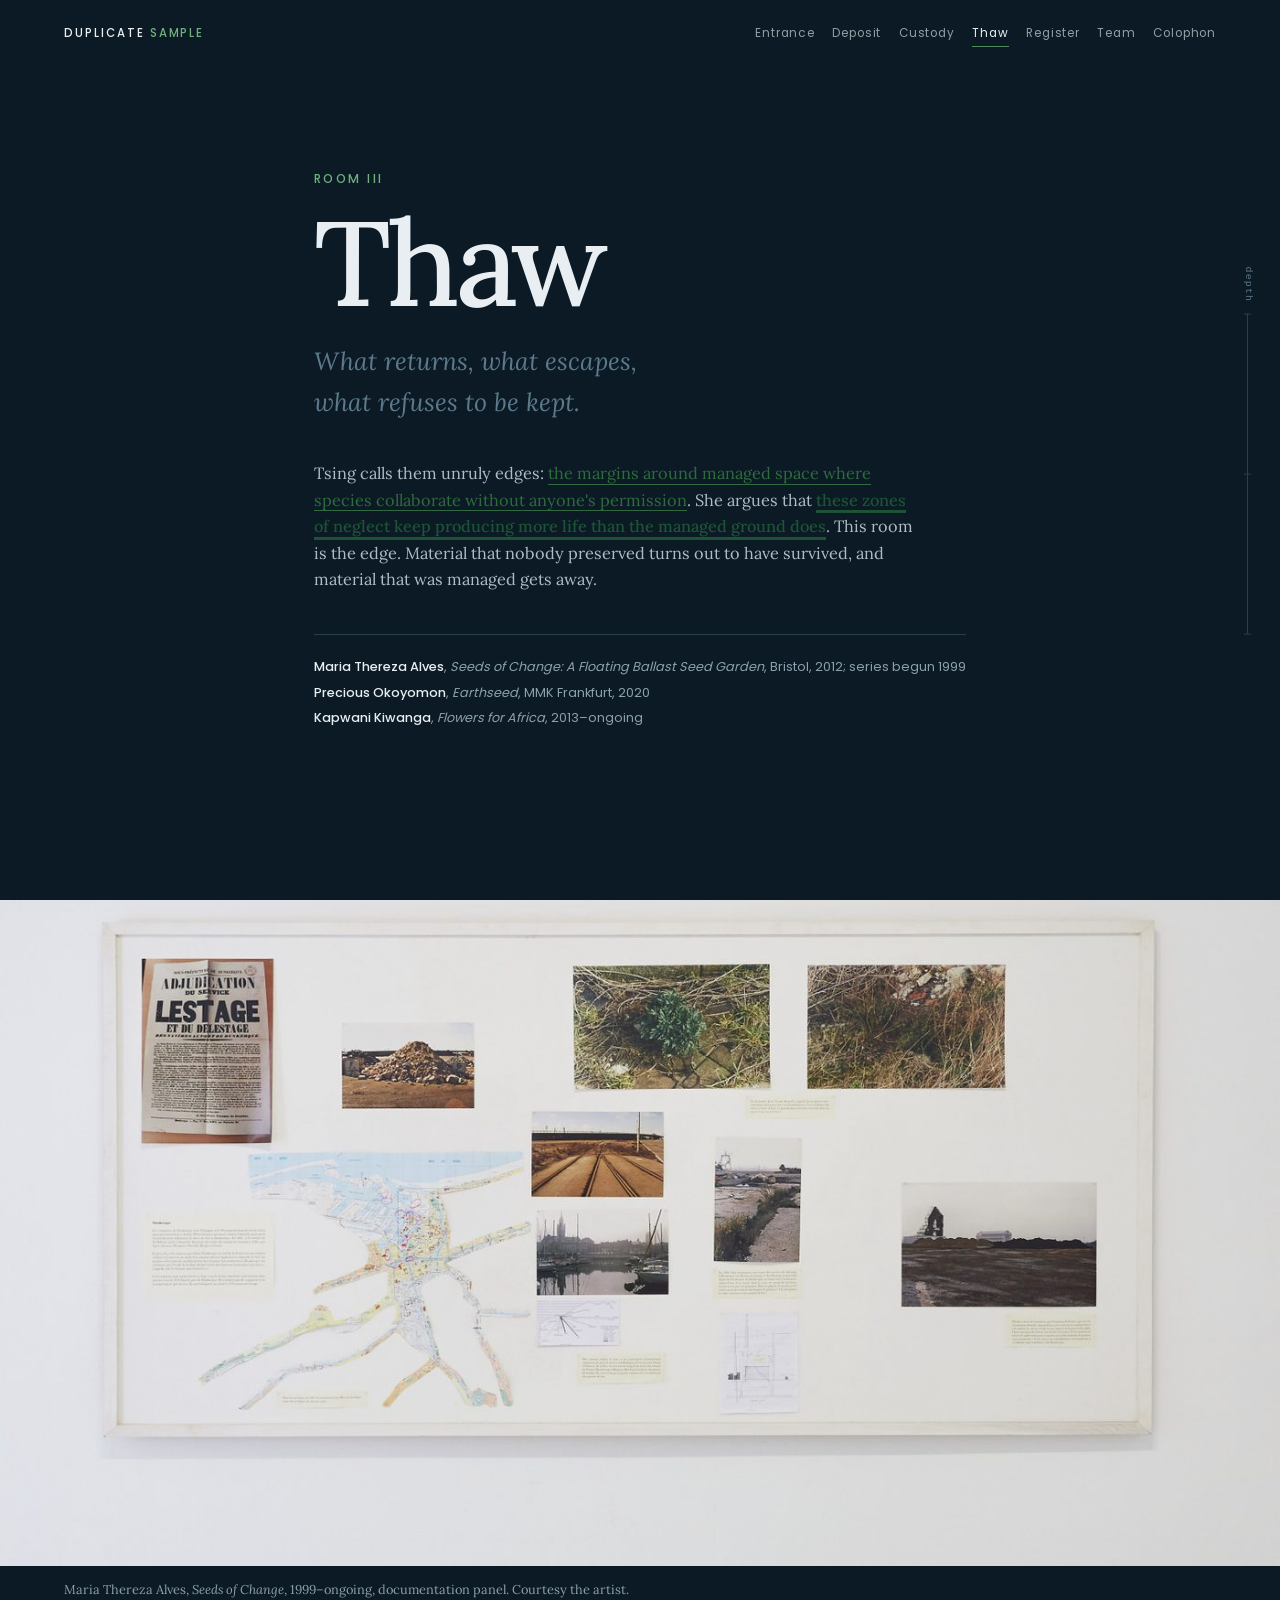
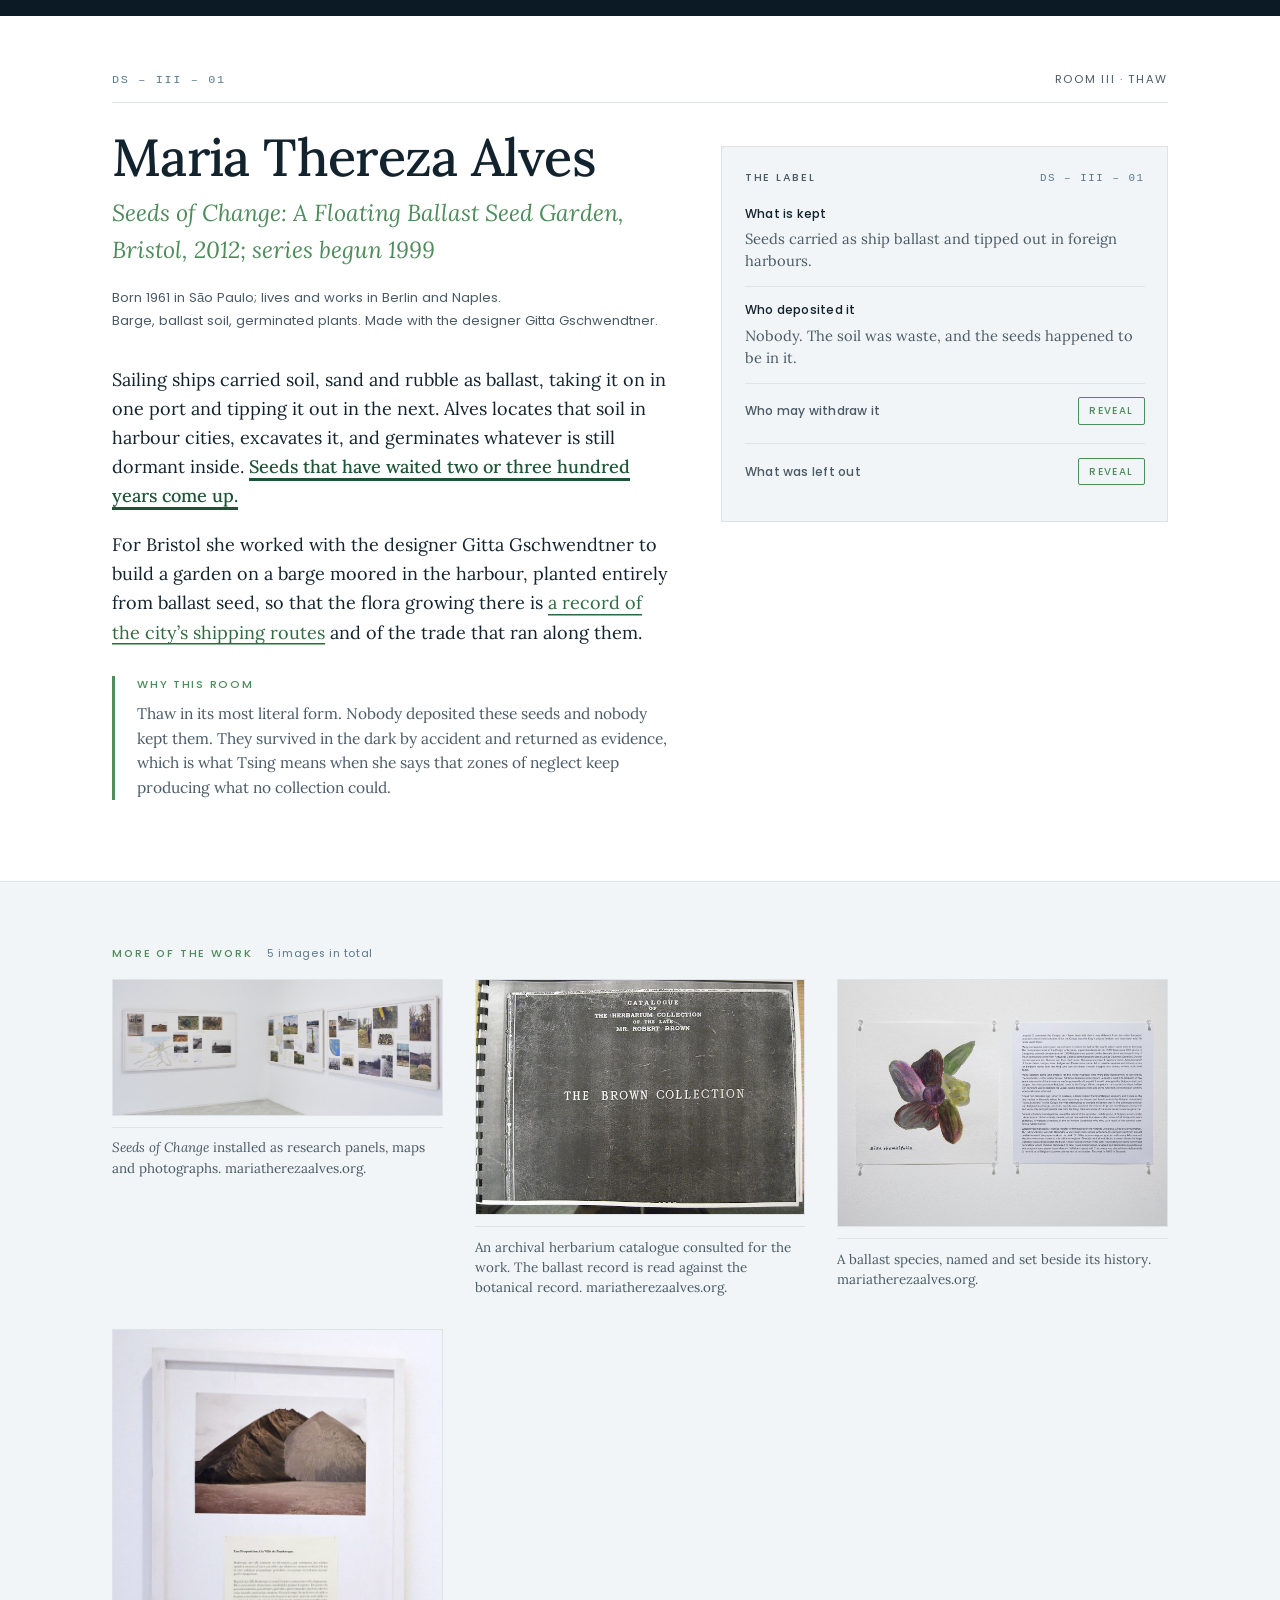
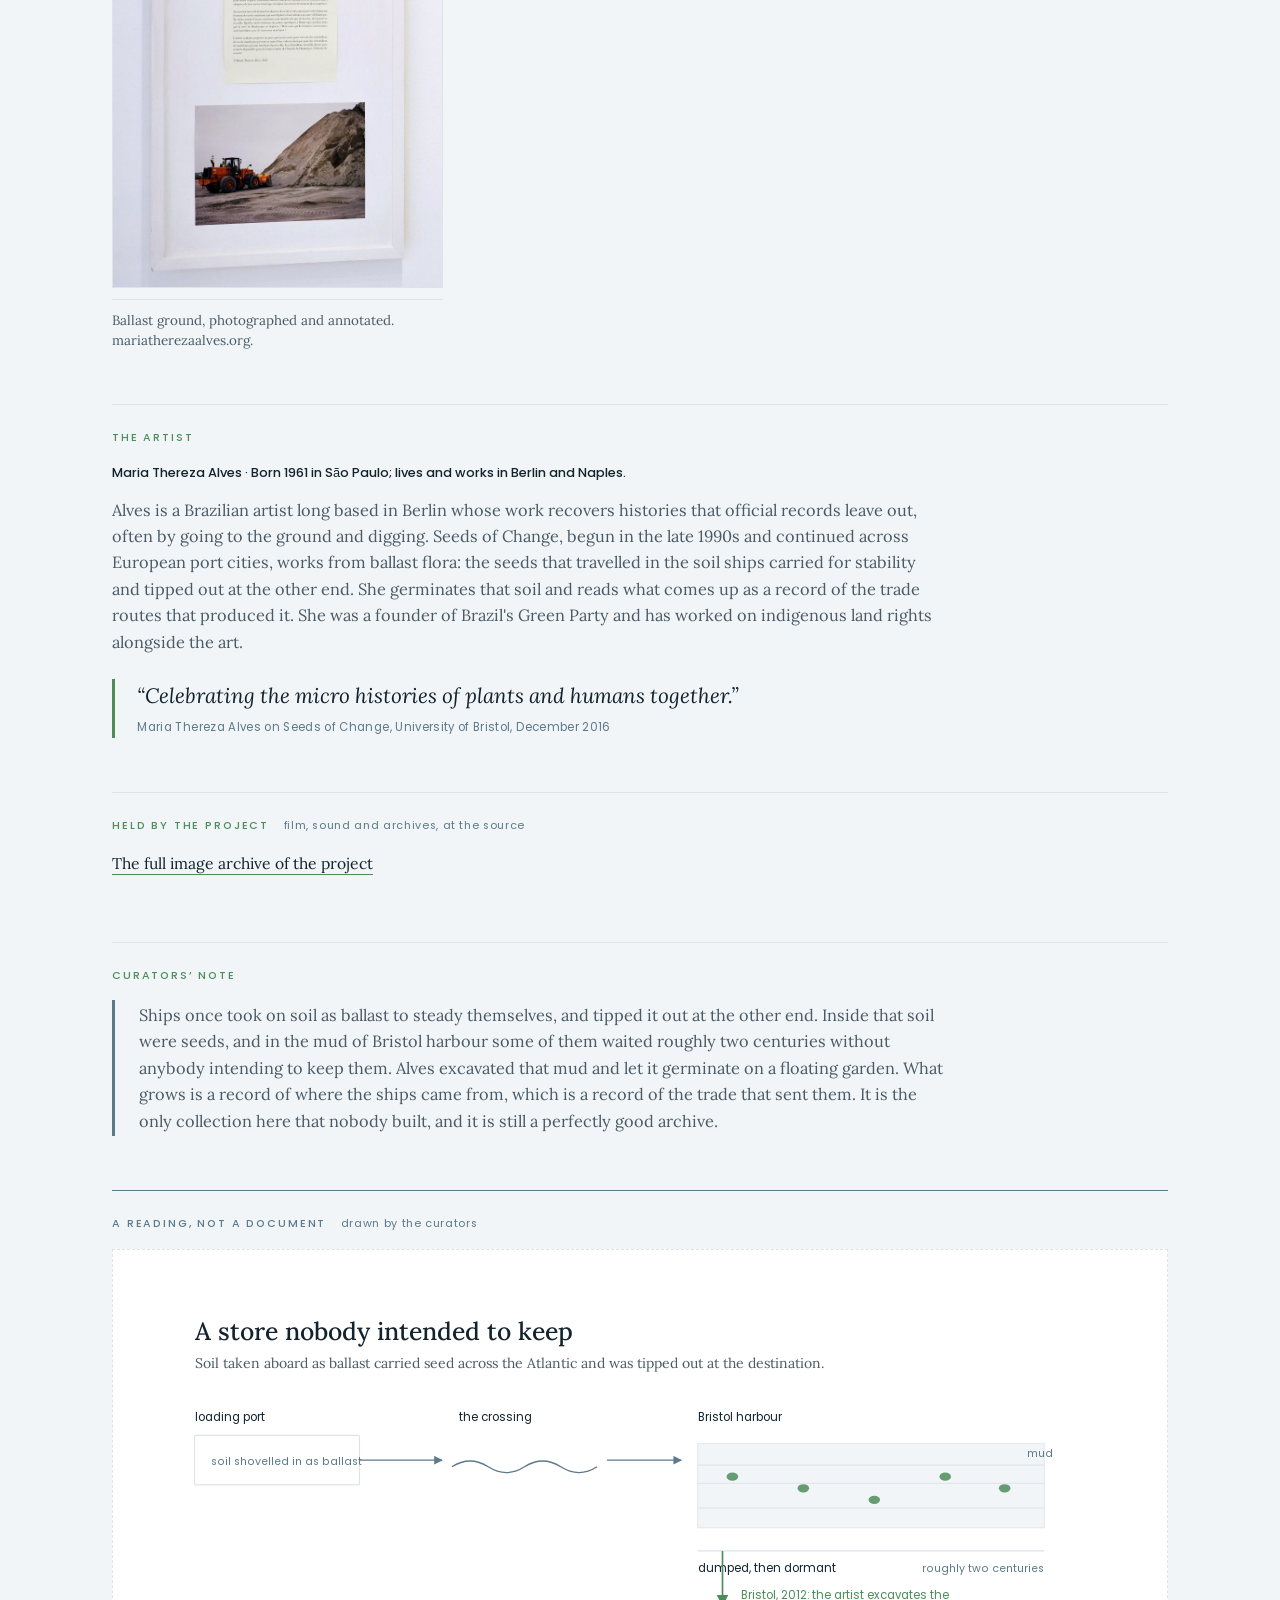
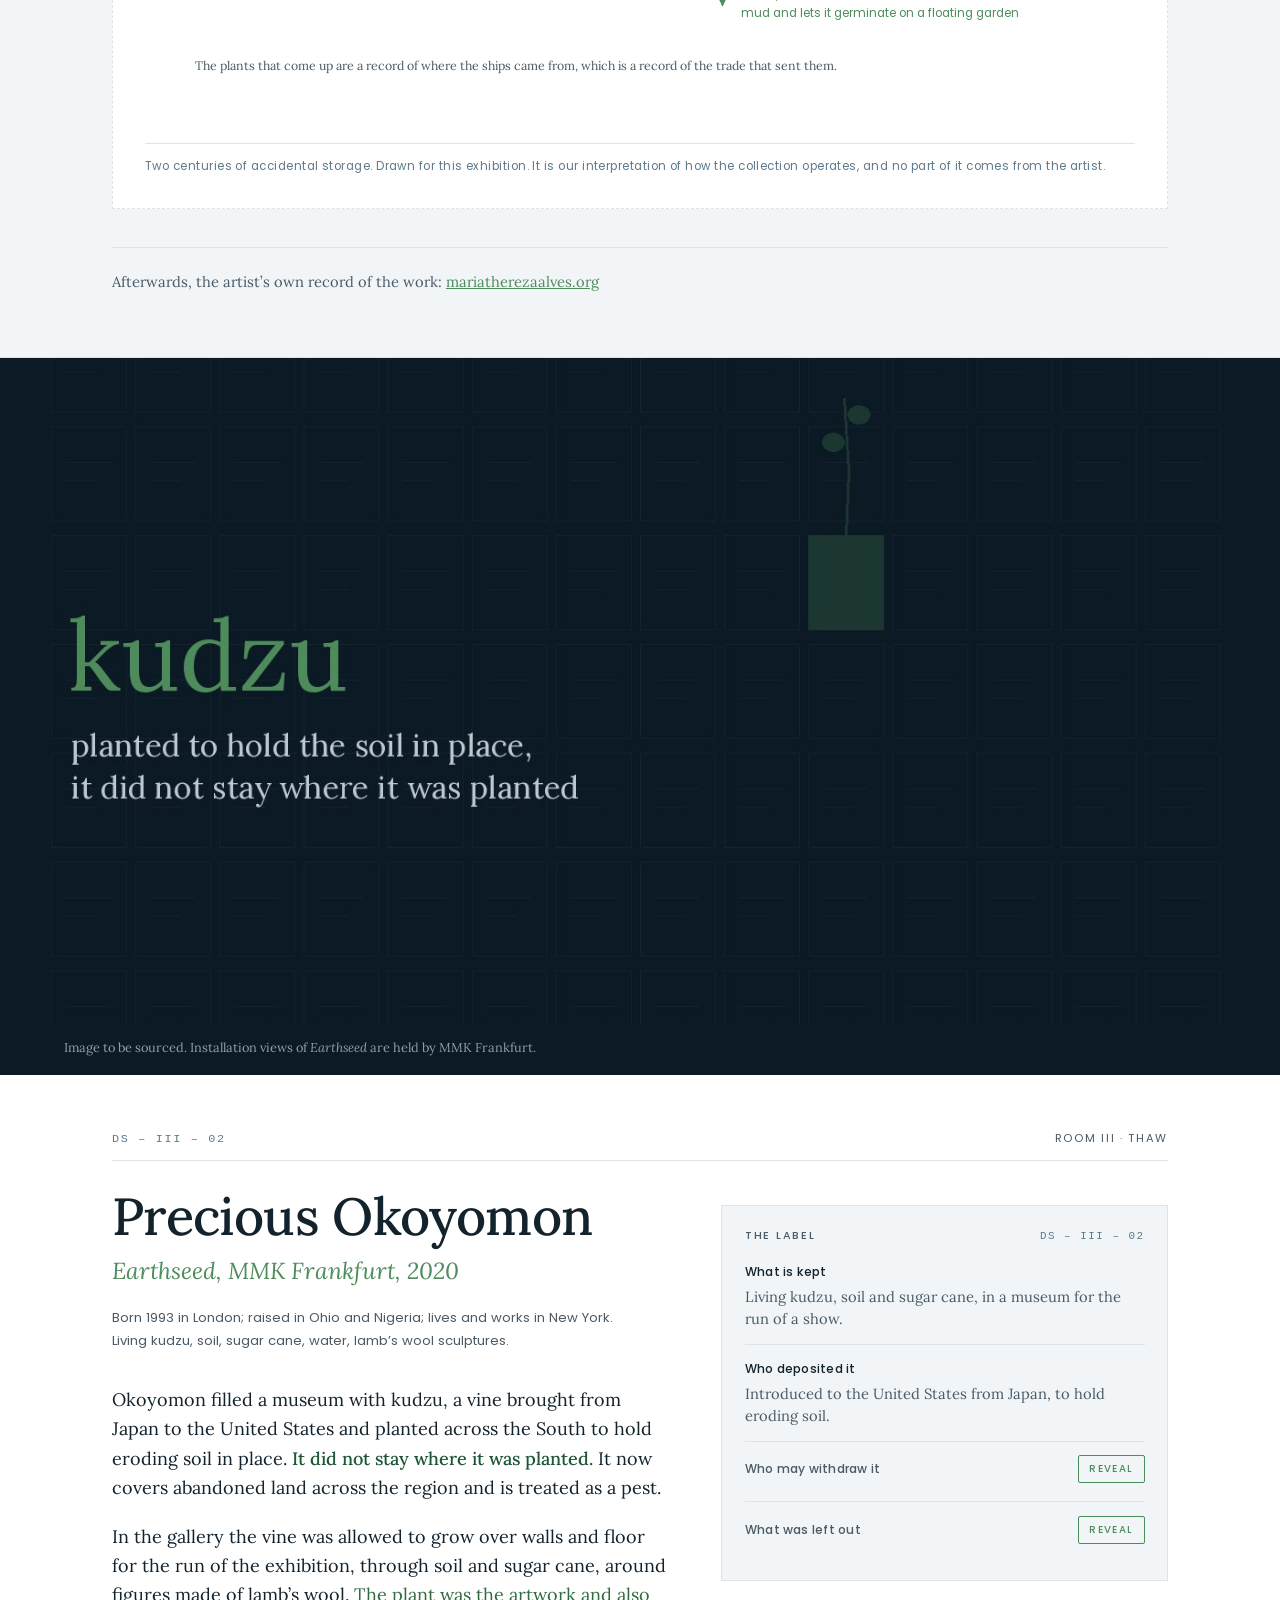
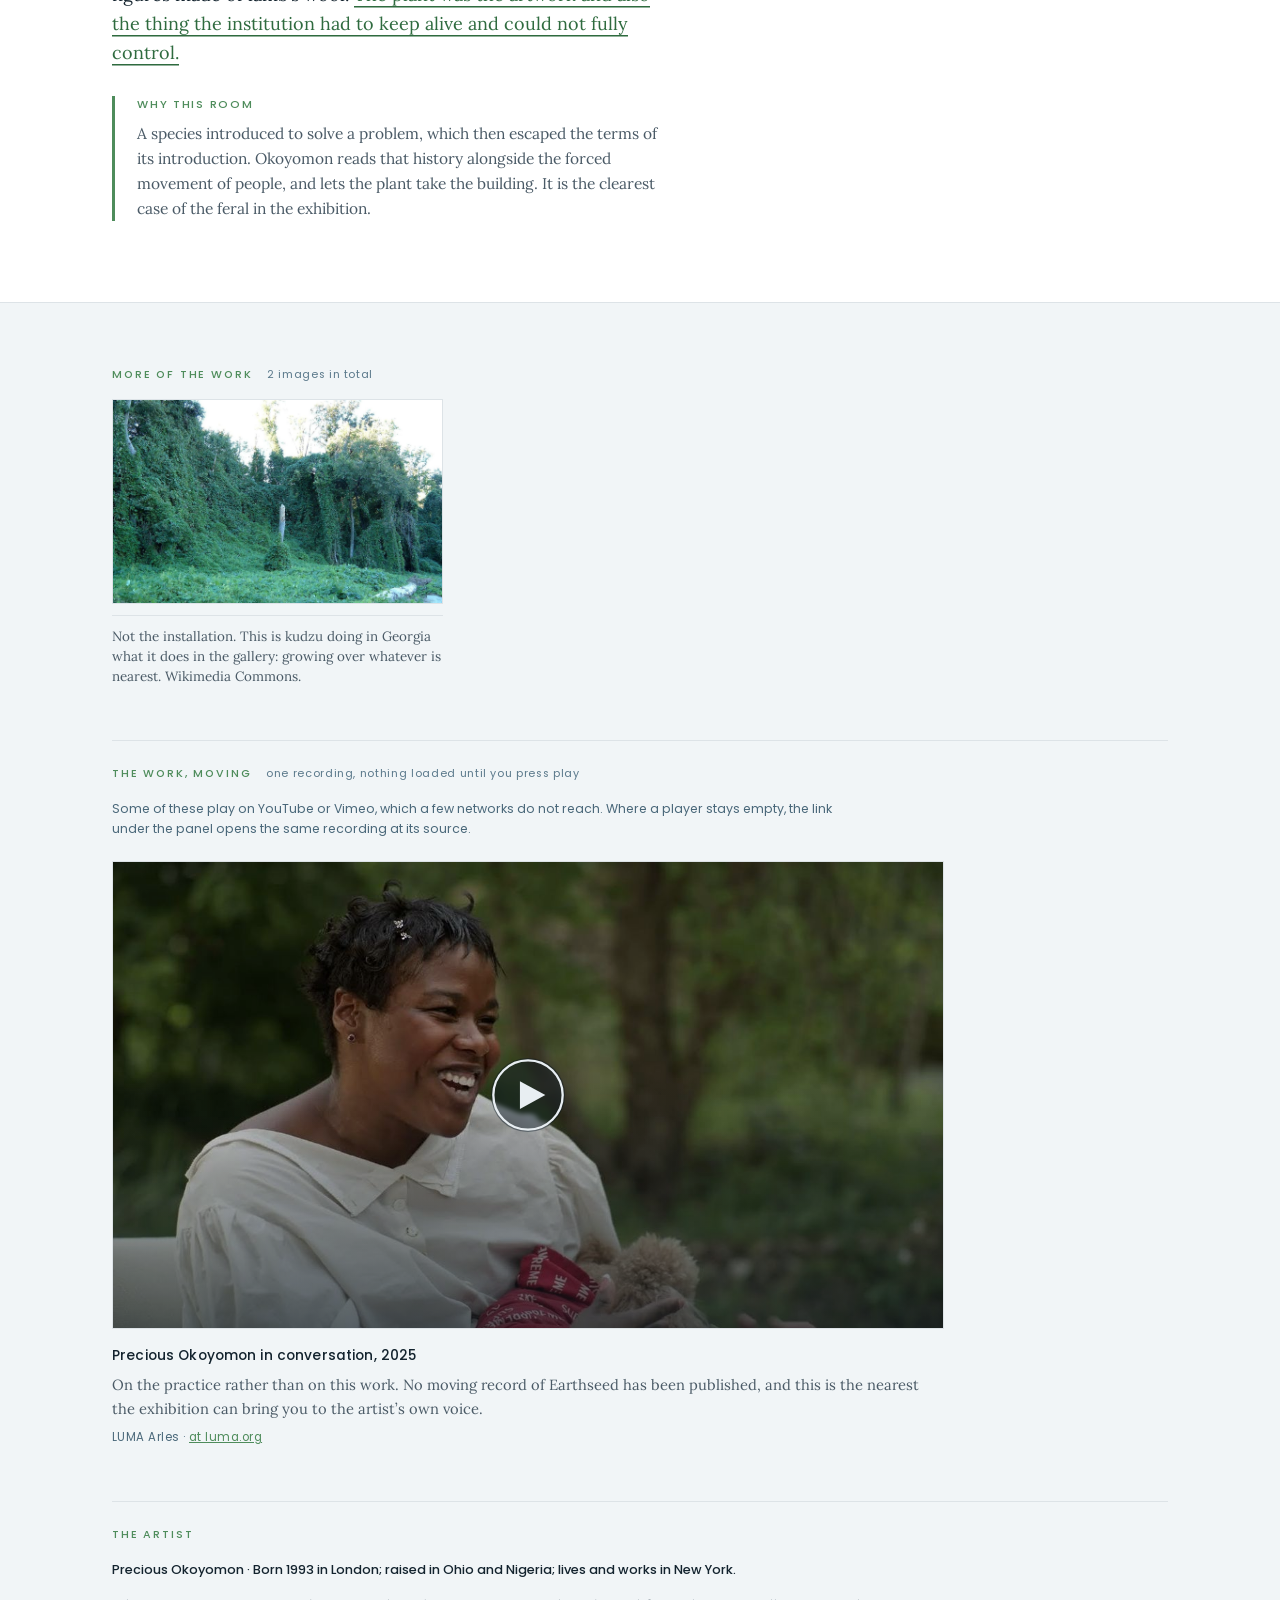
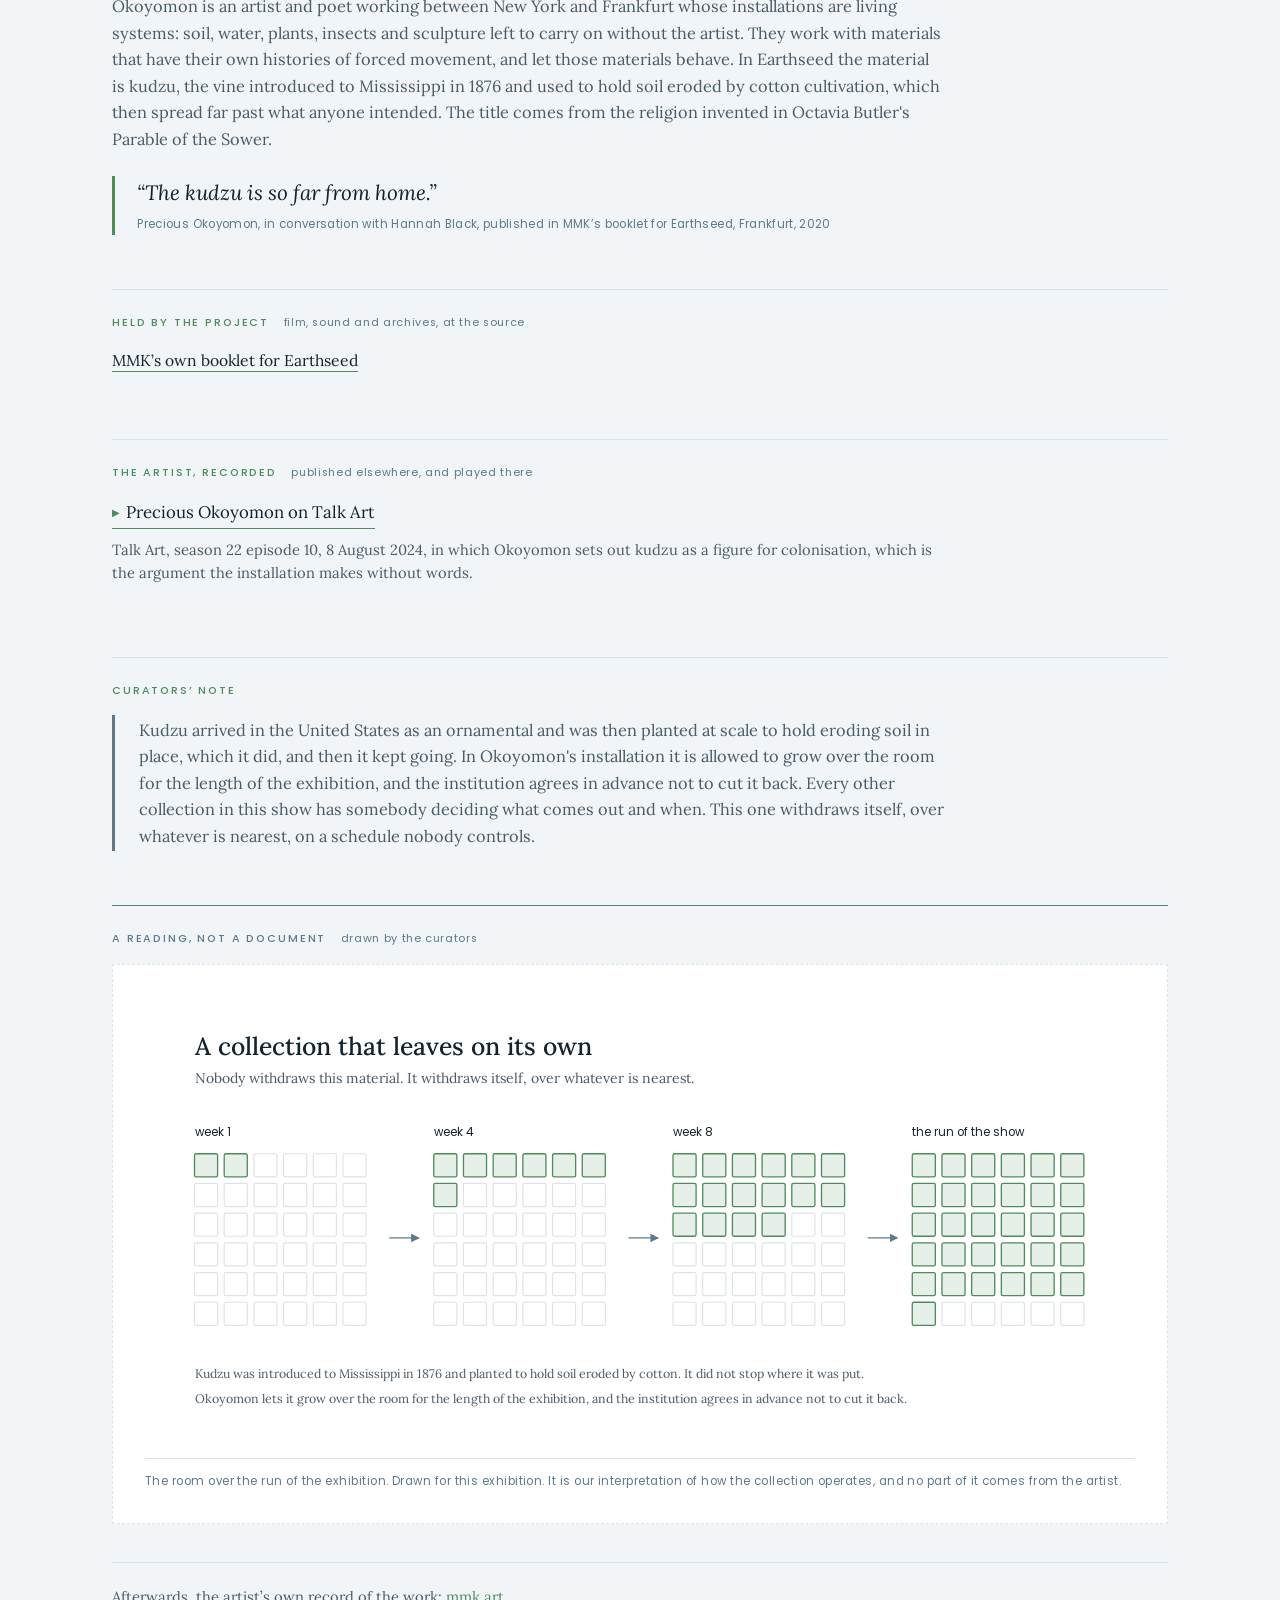
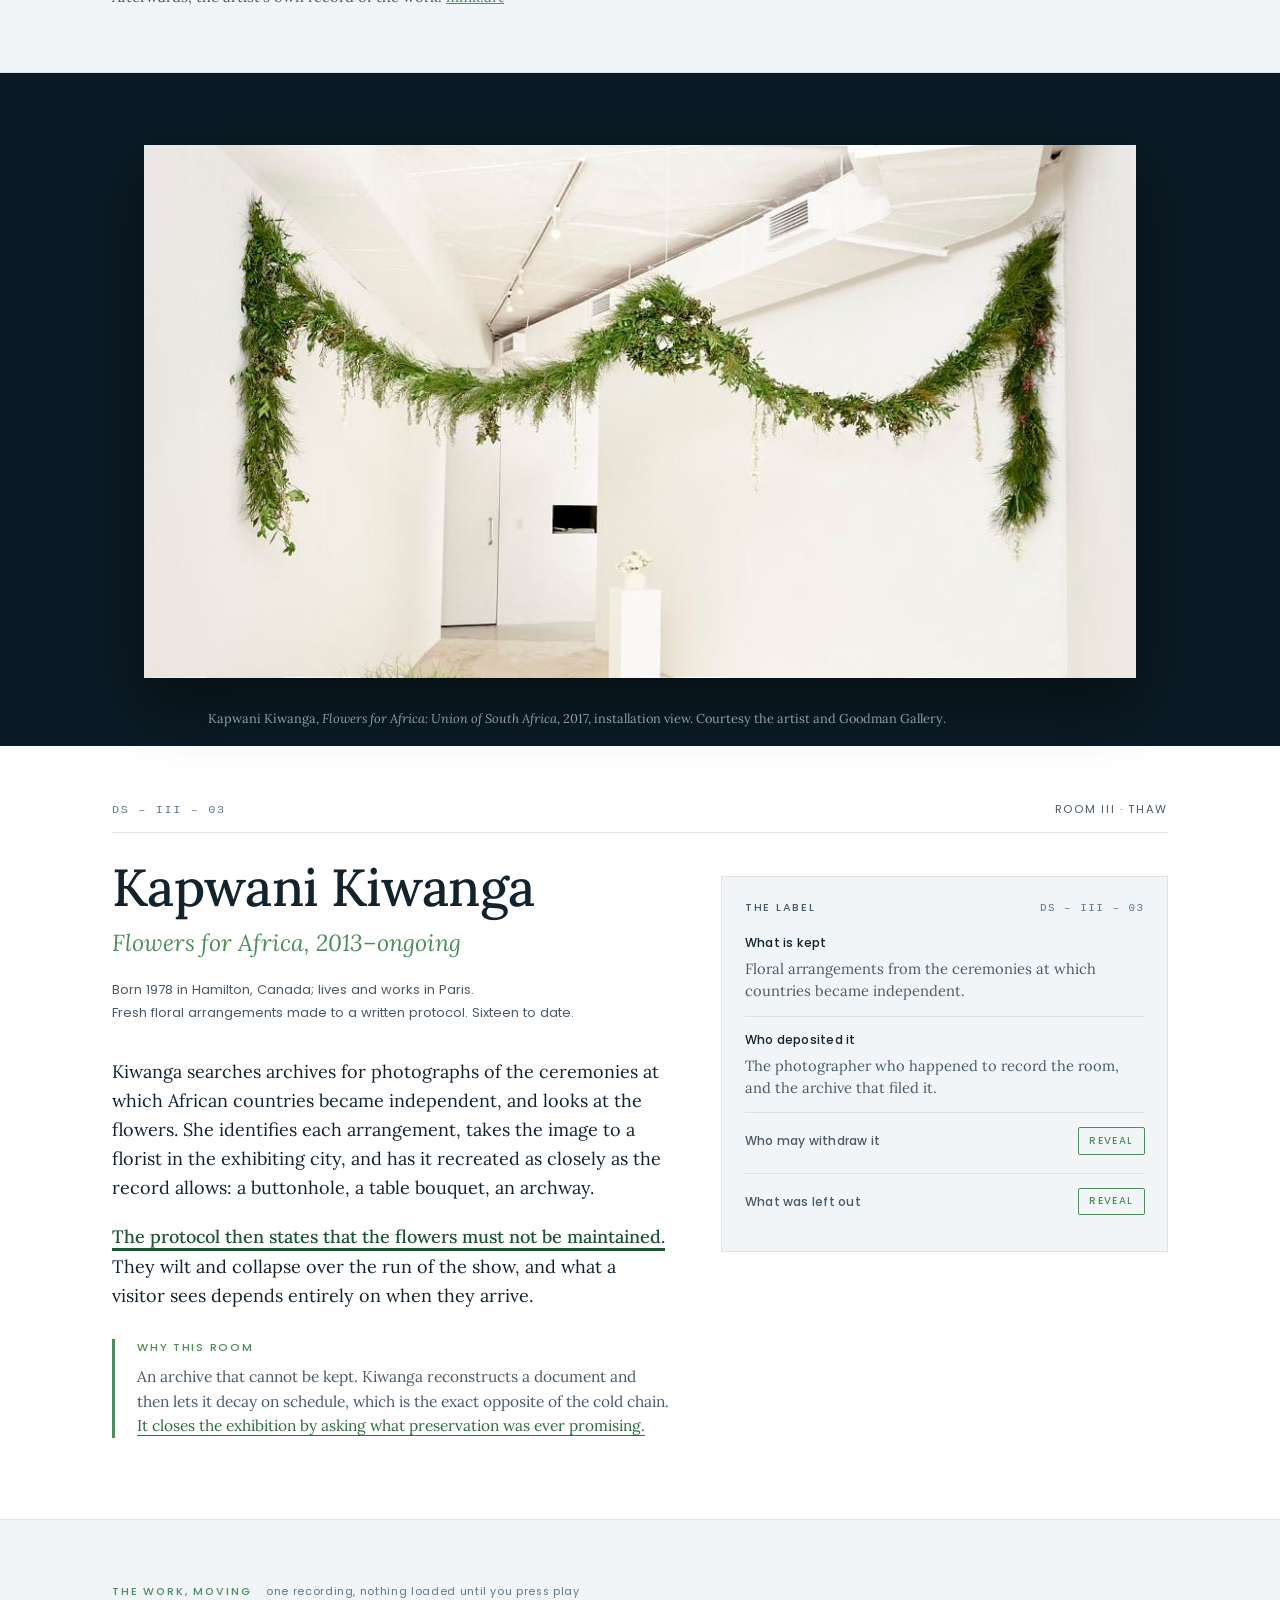
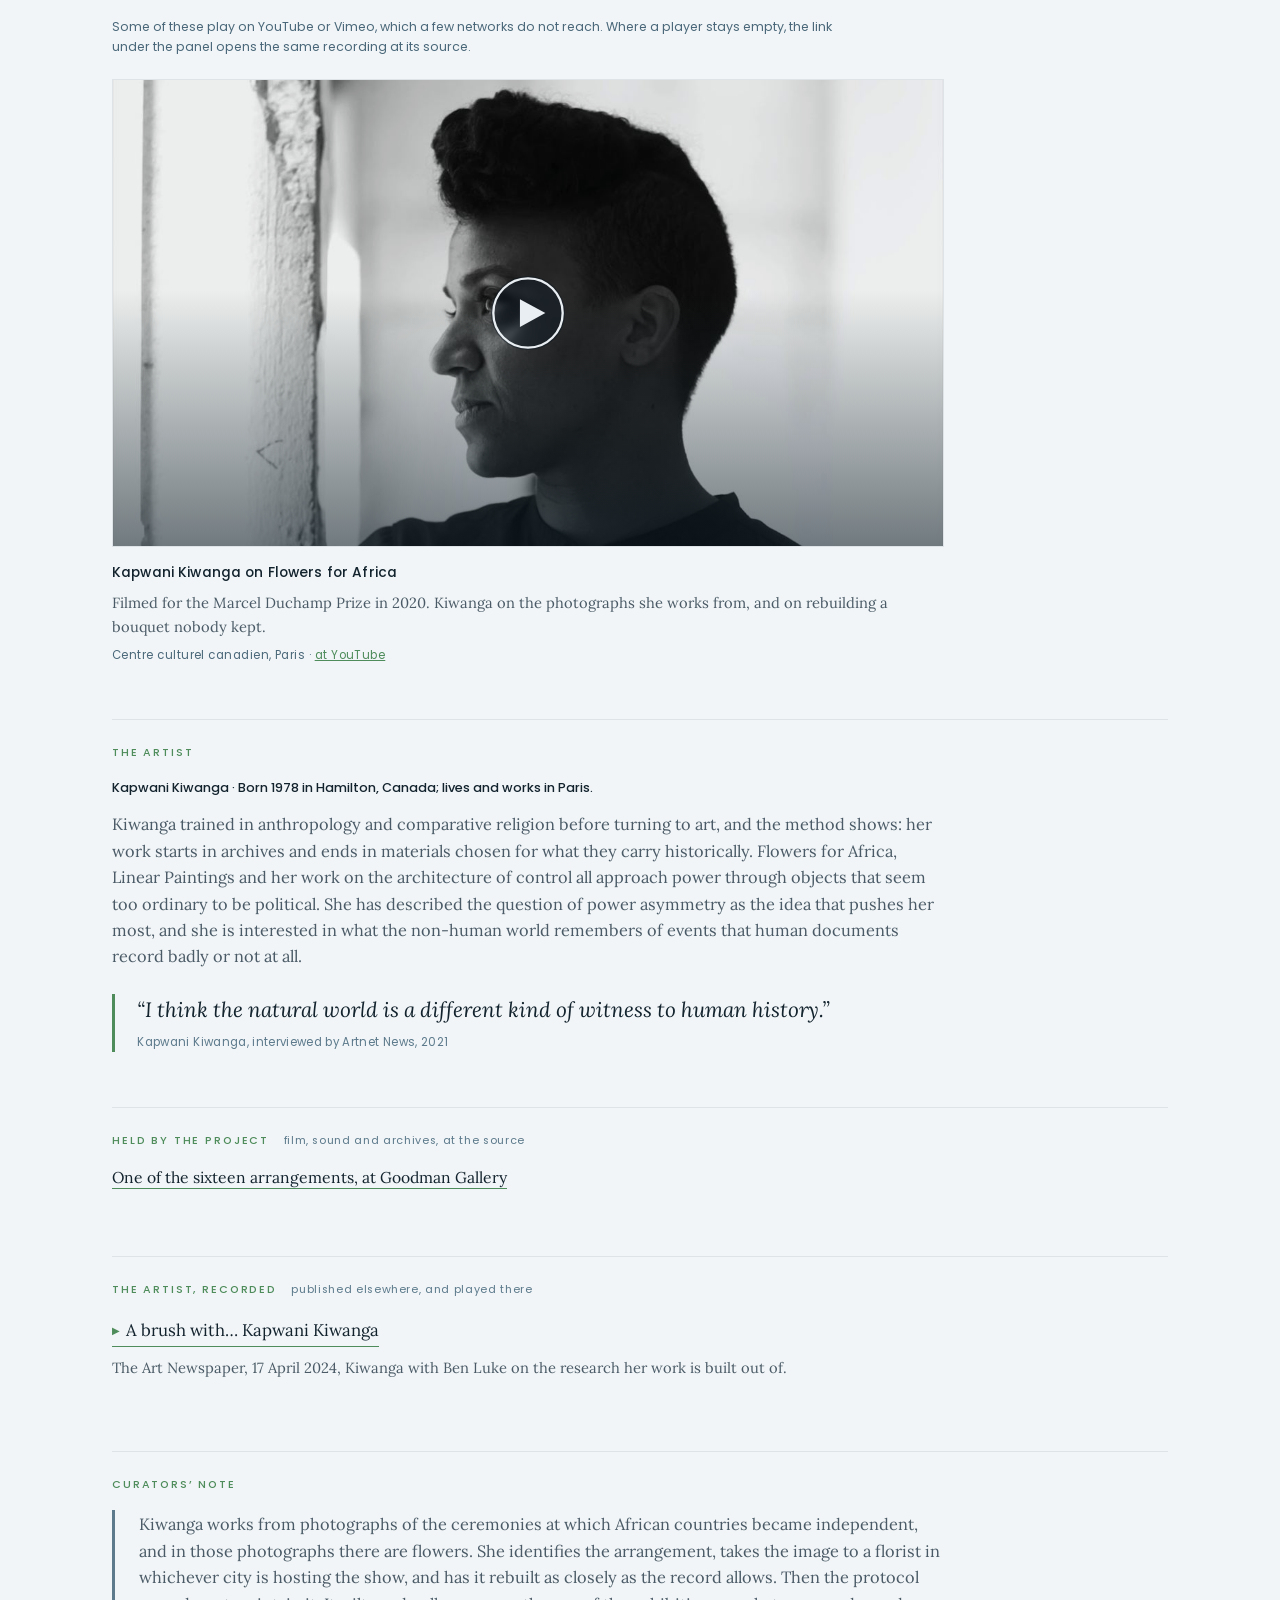
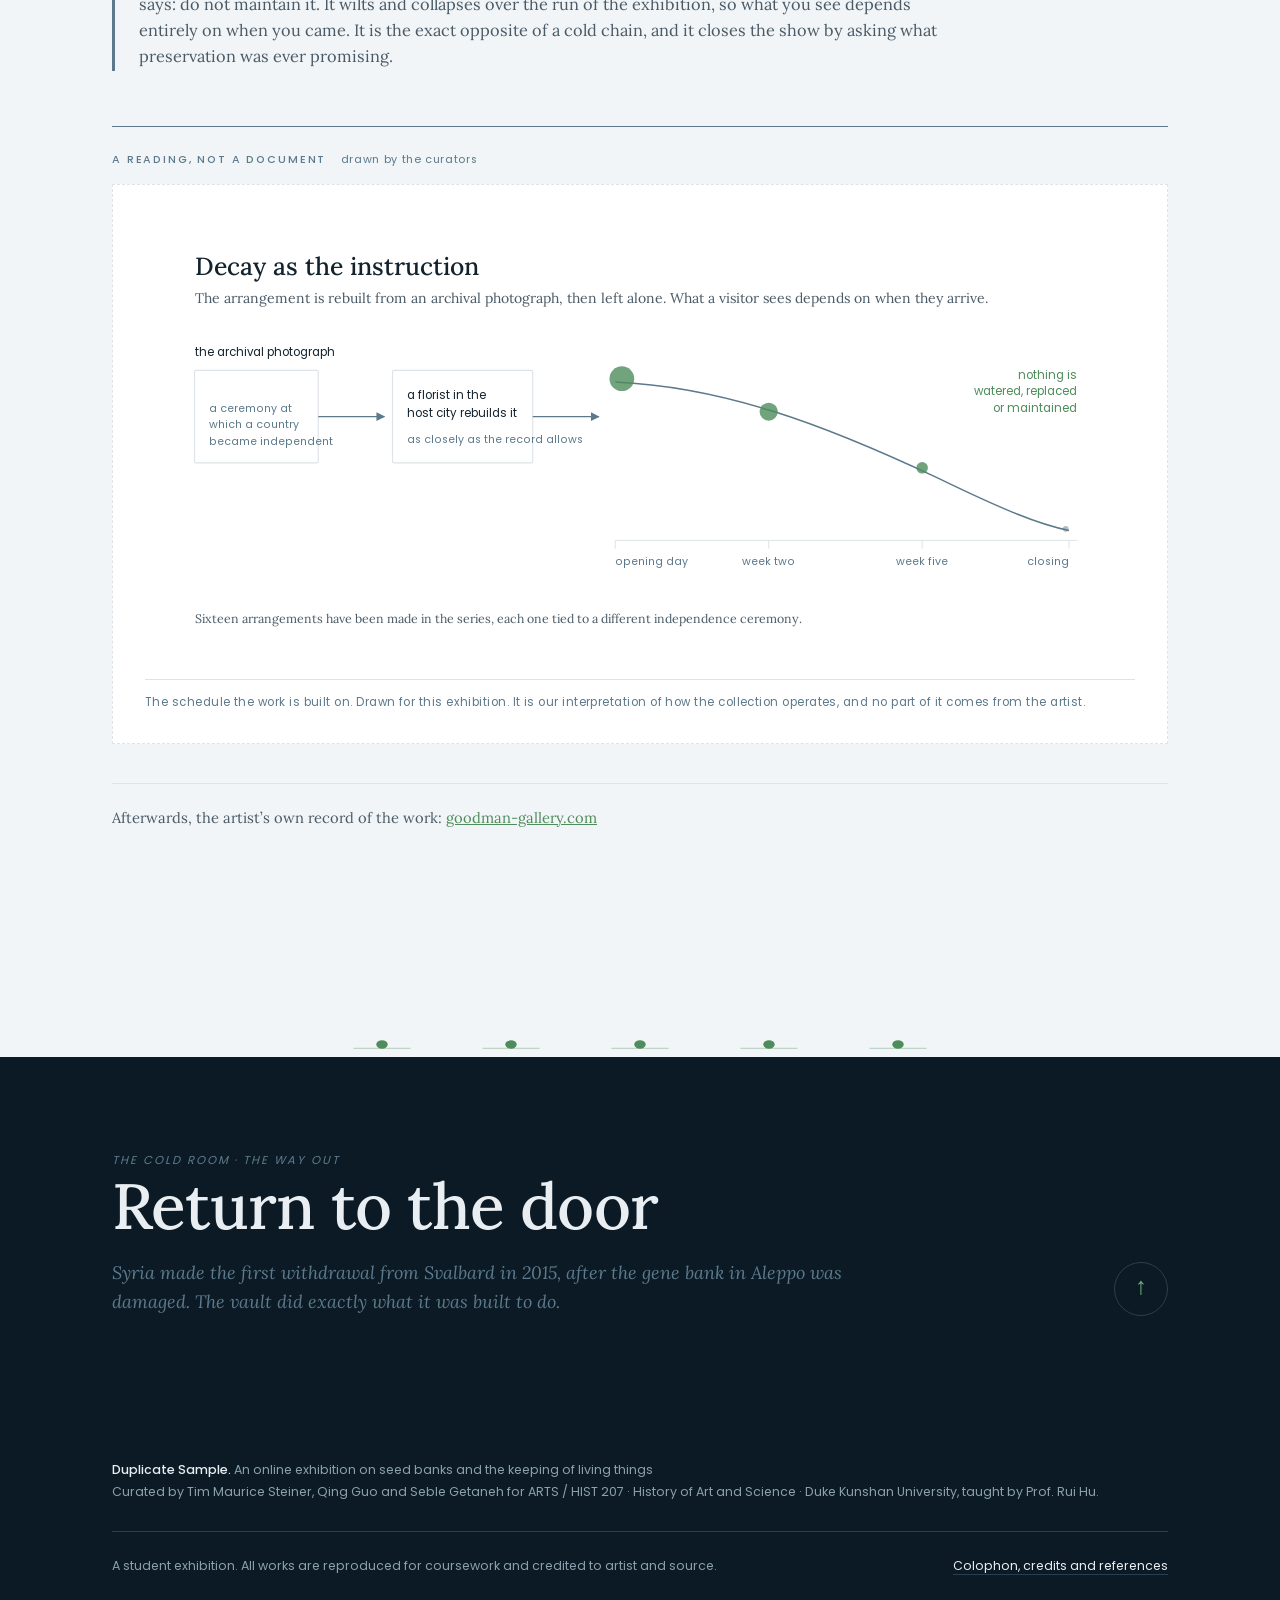
<file: room-iii.html>
<!doctype html>
<html lang="en">
<head>
<meta charset="utf-8">
<meta name="viewport" content="width=device-width, initial-scale=1">
<title>Thaw · Room III · Duplicate Sample</title>
<meta name="description" content="Room III of Duplicate Sample. What returns, what escapes, what refuses to be kept.">
<meta name="author" content="Tim Maurice Steiner, Qing Guo and Seble Getaneh">
<meta property="og:type" content="website">
<meta property="og:title" content="Thaw · Room III · Duplicate Sample">
<meta property="og:description" content="Room III of Duplicate Sample. What returns, what escapes, what refuses to be kept.">
<meta property="og:image" content="assets/design/promo.jpg">
<meta name="twitter:card" content="summary_large_image">
<meta name="theme-color" content="#0b1a24">
<link rel="icon" href="assets/favicon.svg" type="image/svg+xml">
<link rel="preload" href="assets/fonts/lora-400.woff2" as="font" type="font/woff2" crossorigin>
<link rel="stylesheet" href="assets/style.css">
<noscript><style>.field__v{grid-template-rows:1fr!important}.reveal{display:none}
.hero__again{display:none}</style></noscript>
</head>
<body data-tone="dark">
<a class="skip" href="#main">Skip to the exhibition</a>
<header class="bar bar--over">
  <a class="bar__mark" href="index.html">Duplicate <em>Sample</em></a>
  <nav aria-label="Exhibition"><a href="index.html">Entrance</a><a href="room-i.html">Deposit</a><a href="room-ii.html">Custody</a><a href="room-iii.html" aria-current="page">Thaw</a><a href="register.html">Register</a><a href="team.html">Team</a><a href="colophon.html">Colophon</a></nav>
</header>
<div class="depth" aria-hidden="true">
  <span class="depth__label">depth</span>
  <span class="depth__track">
    <i class="depth__notch" style="top:0"></i>
    <i class="depth__notch" style="top:50%"></i>
    <i class="depth__notch" style="top:100%"></i>
    <i class="depth__fill"></i>
  </span>
  <span class="depth__seen" data-seen hidden><b>0</b>/18</span>
</div>
<main id="main">

<section class="threshold">
  <div class="wrap">
    <p class="threshold__n">Room III</p>
    <h1>Thaw</h1>
    <p class="threshold__line">What returns, what escapes, what refuses to be kept.</p>
    <p class="threshold__text">Tsing calls them unruly edges: <span class="key">the margins around managed space where species collaborate without anyone&#x27;s permission</span>. She argues that <span class="key key--hard">these zones of neglect keep producing more life than the managed ground does</span>. This room is the edge. Material that nobody preserved turns out to have survived, and material that was managed gets away.</p>
    <ul class="threshold__list"><li><b>Maria Thereza Alves</b>, <cite>Seeds of Change: A Floating Ballast Seed Garden</cite>, Bristol, 2012; series begun 1999</li><li><b>Precious Okoyomon</b>, <cite>Earthseed</cite>, MMK Frankfurt, 2020</li><li><b>Kapwani Kiwanga</b>, <cite>Flowers for Africa</cite>, 2013–ongoing</li></ul>
  </div>
</section>



<article class="work" id="alves">
  <figure class="work__fig">
    <img src="assets/img/alves.jpg" alt="A framed documentation panel combining a harbour map, archival notices and photographs of excavation sites."
         width="1400" height="1113" loading="lazy" decoding="async">
    <figcaption>Maria Thereza Alves, <cite>Seeds of Change</cite>, 1999–ongoing, documentation panel. Courtesy the artist.</figcaption>
  </figure>
  <div class="work__body">
    <div class="wrap">
      <div class="work__head">
        <span class="code">DS – III – 01</span>
        <span class="work__room">Room III &middot; Thaw</span>
      </div>
      <div class="cols cols--side">
        <div>
          <h2>Maria Thereza Alves</h2>
          <p class="work__title"><cite>Seeds of Change: A Floating Ballast Seed Garden</cite>, Bristol, 2012; series begun 1999</p>
          <p class="work__meta"><span>Born 1961 in São Paulo; lives and works in Berlin and Naples.</span><span>Barge, ballast soil, germinated plants. Made with the designer Gitta Gschwendtner.</span></p>
          <p>Sailing ships carried soil, sand and rubble as ballast, taking it on in one port and tipping it out in the next. Alves locates that soil in harbour cities, excavates it, and germinates whatever is still dormant inside. <span class="key key--hard">Seeds that have waited two or three hundred years come up.</span></p><p>For Bristol she worked with the designer Gitta Gschwendtner to build a garden on a barge moored in the harbour, planted entirely from ballast seed, so that the flora growing there is <span class="key">a record of the city’s shipping routes</span> and of the trade that ran along them.</p>
          
          <div class="work__note"><b>Why this room</b>Thaw in its most literal form. Nobody deposited these seeds and nobody kept them. They survived in the dark by accident and returned as evidence, which is what Tsing means when she says that zones of neglect keep producing what no collection could.</div>
          
        </div>
        <aside>
          <dl class="label">
            <p class="label__h">The label <span class="code">DS – III – 01</span></p>
            <div class="field"><dt>What is kept</dt><dd>Seeds carried as ship ballast and tipped out in foreign harbours.</dd></div><div class="field"><dt>Who deposited it</dt><dd>Nobody. The soil was waste, and the seeds happened to be in it.</dd></div><div class="field field--hidden" data-open="false" data-key="alves-2"><dt>Who may withdraw it <button class="reveal" type="button">reveal</button></dt><dd class="field__v"><span>The artist, by excavating the mud and letting it germinate.<a class="field__ask" href="withdrawal.html?work=alves">Make a request &rarr;</a></span></dd></div><div class="field field--hidden" data-open="false" data-key="alves-3"><dt>What was left out <button class="reveal" type="button">reveal</button></dt><dd class="field__v"><span>Any record of what the ballast held. The garden is now the record.</span></dd></div>
          </dl>
        </aside>
      </div>
    </div>
  </div>
  <div class="dos">
    <div class="wrap">
      <div class="dos__grid"><section class="dos__item">
      <p class="dos__k">More of the work <span>5 images in total</span></p>
      <div class="gal"><figure class="gal__f"><img src="assets/img/alves-2.jpg" alt="A long gallery wall of framed research panels, maps and photographs." width="1600" height="658" loading="lazy" decoding="async"><figcaption><cite>Seeds of Change</cite> installed as research panels, maps and photographs. mariatherezaalves.org.</figcaption></figure><figure class="gal__f"><img src="assets/img/alves-3.jpg" alt="The worn cover of a bound volume reading Catalogue of the Herbarium Collection of the late Mr Robert Brown." width="640" height="456" loading="lazy" decoding="async"><figcaption>An archival herbarium catalogue consulted for the work. The ballast record is read against the botanical record. mariatherezaalves.org.</figcaption></figure><figure class="gal__f"><img src="assets/img/alves-4.jpg" alt="A pressed plant specimen labelled Alcea rhombifolia mounted beside a page of typed text." width="1300" height="975" loading="lazy" decoding="async"><figcaption>A ballast species, named and set beside its history. mariatherezaalves.org.</figcaption></figure><figure class="gal__f"><img src="assets/img/alves-5.jpg" alt="A tall framed panel holding two photographs of spoil heaps and dockside ground with a text between them." width="708" height="1200" loading="lazy" decoding="async"><figcaption>Ballast ground, photographed and annotated. mariatherezaalves.org.</figcaption></figure></div>
    </section><section class="dos__item">
      <p class="dos__k">The artist</p>
      <div class="dos__bio">
        <p class="dos__who">Maria Thereza Alves &middot; Born 1961 in São Paulo; lives and works in Berlin and Naples.</p>
        <p>Alves is a Brazilian artist long based in Berlin whose work recovers histories that official records leave out, often by going to the ground and digging. Seeds of Change, begun in the late 1990s and continued across European port cities, works from ballast flora: the seeds that travelled in the soil ships carried for stability and tipped out at the other end. She germinates that soil and reads what comes up as a record of the trade routes that produced it. She was a founder of Brazil&#x27;s Green Party and has worked on indigenous land rights alongside the art.</p>
        <blockquote class="dos__said"><p>&ldquo;Celebrating the micro histories of plants and humans together.&rdquo;</p><footer>Maria Thereza Alves on Seeds of Change, University of Bristol, December 2016</footer></blockquote>
      </div>
    </section><section class="dos__item">
      <p class="dos__k">Held by the project <span>film, sound and archives, at the source</span></p>
      <ul class="dos__src"><li><a href="https://www.mariatherezaalves.org/works/seeds-of-change" rel="noopener">The full image archive of the project</a></li></ul>
    </section><section class="dos__item">
      <p class="dos__k">Curators’ note</p>
      <blockquote class="dos__script"><p>Ships once took on soil as ballast to steady themselves, and tipped it out at the other end. Inside that soil were seeds, and in the mud of Bristol harbour some of them waited roughly two centuries without anybody intending to keep them. Alves excavated that mud and let it germinate on a floating garden. What grows is a record of where the ships came from, which is a record of the trade that sent them. It is the only collection here that nobody built, and it is still a perfectly good archive.</p></blockquote>
    </section><section class="dos__item dos__item--ours">
      <p class="dos__k">A reading, not a document <span>drawn by the curators</span></p>
      <figure class="dos__dia">
        <svg class="dg" viewBox="0 0 1200 540" role="img" aria-labelledby="dgt-alves"><title id="dgt-alves">Soil loaded as ballast crosses the Atlantic, is dumped in Bristol harbour and lies dormant in the mud for two centuries until the artist excavates it and lets it germinate.</title><defs><marker id="ah-alves" viewBox="0 0 10 10" refX="9" refY="5" markerWidth="7" markerHeight="7" orient="auto-start-reverse"><path class="dg-head" d="M0 0 L10 5 L0 10 z"/></marker><marker id="ah-live-alves" viewBox="0 0 10 10" refX="9" refY="5" markerWidth="7" markerHeight="7" orient="auto-start-reverse"><path class="dg-head dg-head--live" d="M0 0 L10 5 L0 10 z"/></marker></defs><text class="dg-title" x="60" y="70" text-anchor="start">A store nobody intended to keep</text><text class="dg-note" x="60" y="104" text-anchor="start">Soil taken aboard as ballast carried seed across the Atlantic and was tipped out at the destination.</text><text class="dg-lab" x="60" y="168" text-anchor="start">loading port</text><rect class="dg-box" x="60" y="186" width="200" height="60" rx="2"/><text class="dg-lab dg-lab--dim" x="80" y="222" text-anchor="start">soil shovelled in as ballast</text><path class="dg-arrow" d="M260 216 L360 216" marker-end="url(#ah-alves)"/><text class="dg-lab" x="380" y="168" text-anchor="start">the crossing</text><path class="dg-wave" d="M372 224 q22 -14 44 0 t44 0 t44 0 t44 0"/><path class="dg-arrow" d="M560 216 L650 216" marker-end="url(#ah-alves)"/><text class="dg-lab" x="670" y="168" text-anchor="start">Bristol harbour</text><rect class="dg-strata" x="670" y="196" width="420" height="26"/><rect class="dg-strata" x="670" y="222" width="420" height="22"/><rect class="dg-strata" x="670" y="244" width="420" height="30"/><rect class="dg-strata" x="670" y="274" width="420" height="24"/><text class="dg-lab dg-lab--dim" x="1100" y="212" text-anchor="end">mud</text><ellipse class="dg-seed dg-seed--buried" cx="712" cy="236" rx="7" ry="5"/><ellipse class="dg-seed dg-seed--buried" cx="798" cy="250" rx="7" ry="5"/><ellipse class="dg-seed dg-seed--buried" cx="884" cy="264" rx="7" ry="5"/><ellipse class="dg-seed dg-seed--buried" cx="970" cy="236" rx="7" ry="5"/><ellipse class="dg-seed dg-seed--buried" cx="1042" cy="250" rx="7" ry="5"/><line class="dg-timeline" x1="670" y1="326" x2="1090" y2="326"/><text class="dg-lab" x="670" y="352" text-anchor="start">dumped, then dormant</text><text class="dg-lab dg-lab--dim" x="1090" y="352" text-anchor="end">roughly two centuries</text><path class="dg-arrow dg-arrow--live" d="M700 326 L700 392" marker-end="url(#ah-live-alves)"/><text class="dg-lab dg-lab--live" x="722" y="384" text-anchor="start">Bristol, 2012: the artist excavates the</text><text class="dg-lab dg-lab--live" x="722" y="406" text-anchor="start">mud and lets it germinate on a floating garden</text><text class="dg-foot" x="60" y="470" text-anchor="start">The plants that come up are a record of where the ships came from, which is a record of the trade that sent them.</text></svg>
        <figcaption>Two centuries of accidental storage. Drawn for this exhibition. It is our interpretation of how the
        collection operates, and no part of it comes from the artist.</figcaption>
      </figure>
    </section></div>
      <p class="dos__away">Afterwards, the artist’s own record of the work: <a href="https://www.mariatherezaalves.org/works/seeds-of-change-a-floating-ballast-seed-garden-bristol" rel="noopener">mariatherezaalves.org</a></p>
    </div>
  </div>
</article><article class="work" id="okoyomon">
  <figure class="work__fig">
    <img src="assets/img/okoyomon.jpg" alt="Design placeholder in the exhibition identity: a grid of sealed storage boxes, one of them open and green."
         width="1400" height="900" loading="lazy" decoding="async">
    <figcaption>Image to be sourced. Installation views of <cite>Earthseed</cite> are held by MMK Frankfurt.</figcaption>
  </figure>
  <div class="work__body">
    <div class="wrap">
      <div class="work__head">
        <span class="code">DS – III – 02</span>
        <span class="work__room">Room III &middot; Thaw</span>
      </div>
      <div class="cols cols--side">
        <div>
          <h2>Precious Okoyomon</h2>
          <p class="work__title"><cite>Earthseed</cite>, MMK Frankfurt, 2020</p>
          <p class="work__meta"><span>Born 1993 in London; raised in Ohio and Nigeria; lives and works in New York.</span><span>Living kudzu, soil, sugar cane, water, lamb’s wool sculptures.</span></p>
          <p>Okoyomon filled a museum with kudzu, a vine brought from Japan to the United States and planted across the South to hold eroding soil in place. <span class="key key--hard">It did not stay where it was planted.</span> It now covers abandoned land across the region and is treated as a pest.</p><p>In the gallery the vine was allowed to grow over walls and floor for the run of the exhibition, through soil and sugar cane, around figures made of lamb’s wool. <span class="key">The plant was the artwork and also the thing the institution had to keep alive and could not fully control.</span></p>
          
          <div class="work__note"><b>Why this room</b>A species introduced to solve a problem, which then escaped the terms of its introduction. Okoyomon reads that history alongside the forced movement of people, and lets the plant take the building. It is the clearest case of the feral in the exhibition.</div>
          
        </div>
        <aside>
          <dl class="label">
            <p class="label__h">The label <span class="code">DS – III – 02</span></p>
            <div class="field"><dt>What is kept</dt><dd>Living kudzu, soil and sugar cane, in a museum for the run of a show.</dd></div><div class="field"><dt>Who deposited it</dt><dd>Introduced to the United States from Japan, to hold eroding soil.</dd></div><div class="field field--hidden" data-open="false" data-key="okoyomon-2"><dt>Who may withdraw it <button class="reveal" type="button">reveal</button></dt><dd class="field__v"><span>The plant withdraws itself. It grows over whatever is nearest.<a class="field__ask" href="withdrawal.html?work=okoyomon">Make a request &rarr;</a></span></dd></div><div class="field field--hidden" data-open="false" data-key="okoyomon-3"><dt>What was left out <button class="reveal" type="button">reveal</button></dt><dd class="field__v"><span>Any plan for what the institution does when the exhibition closes.</span></dd></div>
          </dl>
        </aside>
      </div>
    </div>
  </div>
  <div class="dos">
    <div class="wrap">
      <div class="dos__grid"><section class="dos__item">
      <p class="dos__k">More of the work <span>2 images in total</span></p>
      <div class="gal"><figure class="gal__f"><img src="assets/img/okoyomon-2.jpg" alt="A stand of trees completely buried under a continuous blanket of kudzu vine." width="1400" height="863" loading="lazy" decoding="async"><figcaption>Not the installation. This is kudzu doing in Georgia what it does in the gallery: growing over whatever is nearest. Wikimedia Commons.</figcaption></figure></div>
    </section><section class="dos__item">
      <p class="dos__k">The work, moving
        <span>one recording, nothing loaded until you press play</span></p>
      <p class="vidp__note">Some of these play on YouTube or Vimeo, which a few networks do not reach. Where a player stays empty, the link under the panel opens the same recording at its source.</p>
      <div class="vidp__set"><figure class="vidp">
        <a class="vidp__frame" href="https://luma.org/en/arles/video/entretien-avec-precious-okoyomon-2025" rel="noopener"
           data-video="youtube" data-src="XwCWzFKVOYo"
           data-title="Precious Okoyomon in conversation, 2025"
           data-where="youtube">
          <img class="vidp__poster" src="assets/img/vid-okoyomon.jpg"
               alt="A frame from Precious Okoyomon in conversation, 2025"
               width="1200" height="675" loading="lazy" decoding="async">
          <span class="vidp__btn" aria-hidden="true">
            <svg viewBox="0 0 64 64" width="64" height="64">
              <circle cx="32" cy="32" r="30" fill="none" stroke="currentColor"
                      stroke-width="2"/>
              <path d="M25 20 L47 32 L25 44 Z" fill="currentColor"/>
            </svg>
          </span>
          
          <span class="vidp__sr">Play Precious Okoyomon in conversation, 2025</span>
        </a>
        <figcaption class="vidp__c">
          <b>Precious Okoyomon in conversation, 2025</b>
          <span class="vidp__what">On the practice rather than on this work. No moving record of Earthseed has been published, and this is the nearest the exhibition can bring you to the artist’s own voice.</span>
          <span class="vidp__by">LUMA Arles &middot;
            <a href="https://luma.org/en/arles/video/entretien-avec-precious-okoyomon-2025" rel="noopener">at luma.org</a></span>
        </figcaption>
      </figure></div>
    </section><section class="dos__item">
      <p class="dos__k">The artist</p>
      <div class="dos__bio">
        <p class="dos__who">Precious Okoyomon &middot; Born 1993 in London; raised in Ohio and Nigeria; lives and works in New York.</p>
        <p>Okoyomon is an artist and poet working between New York and Frankfurt whose installations are living systems: soil, water, plants, insects and sculpture left to carry on without the artist. They work with materials that have their own histories of forced movement, and let those materials behave. In Earthseed the material is kudzu, the vine introduced to Mississippi in 1876 and used to hold soil eroded by cotton cultivation, which then spread far past what anyone intended. The title comes from the religion invented in Octavia Butler&#x27;s Parable of the Sower.</p>
        <blockquote class="dos__said"><p>&ldquo;The kudzu is so far from home.&rdquo;</p><footer>Precious Okoyomon, in conversation with Hannah Black, published in MMK’s booklet for Earthseed, Frankfurt, 2020</footer></blockquote>
      </div>
    </section><section class="dos__item">
      <p class="dos__k">Held by the project <span>film, sound and archives, at the source</span></p>
      <ul class="dos__src"><li><a href="https://cms.mmk.art/site/assets/files/5224/mmk_booklet_earthseed_en-1.pdf" rel="noopener">MMK’s own booklet for Earthseed</a></li></ul>
    </section><section class="dos__item">
      <p class="dos__k">The artist, recorded <span>published elsewhere, and played there</span></p>
      <ul class="dos__hear"><li><a href="https://shows.acast.com/talkart/episodes/precious-okoyomon" rel="noopener">Precious Okoyomon on Talk Art</a><span class="dos__hear-what">Talk Art, season 22 episode 10, 8 August 2024, in which Okoyomon sets out kudzu as a figure for colonisation, which is the argument the installation makes without words.</span></li></ul>
    </section><section class="dos__item">
      <p class="dos__k">Curators’ note</p>
      <blockquote class="dos__script"><p>Kudzu arrived in the United States as an ornamental and was then planted at scale to hold eroding soil in place, which it did, and then it kept going. In Okoyomon&#x27;s installation it is allowed to grow over the room for the length of the exhibition, and the institution agrees in advance not to cut it back. Every other collection in this show has somebody deciding what comes out and when. This one withdraws itself, over whatever is nearest, on a schedule nobody controls.</p></blockquote>
    </section><section class="dos__item dos__item--ours">
      <p class="dos__k">A reading, not a document <span>drawn by the curators</span></p>
      <figure class="dos__dia">
        <svg class="dg" viewBox="0 0 1200 540" role="img" aria-labelledby="dgt-okoyomon"><title id="dgt-okoyomon">Four grids showing the same room at week one, week four, week eight and the end of the exhibition, with green cells spreading across it.</title><defs><marker id="ah-okoyomon" viewBox="0 0 10 10" refX="9" refY="5" markerWidth="7" markerHeight="7" orient="auto-start-reverse"><path class="dg-head" d="M0 0 L10 5 L0 10 z"/></marker><marker id="ah-live-okoyomon" viewBox="0 0 10 10" refX="9" refY="5" markerWidth="7" markerHeight="7" orient="auto-start-reverse"><path class="dg-head dg-head--live" d="M0 0 L10 5 L0 10 z"/></marker></defs><text class="dg-title" x="60" y="70" text-anchor="start">A collection that leaves on its own</text><text class="dg-note" x="60" y="104" text-anchor="start">Nobody withdraws this material. It withdraws itself, over whatever is nearest.</text><text class="dg-lab" x="60" y="168" text-anchor="start">week 1</text><rect class="dg-live" x="60" y="190" width="28" height="28" rx="2"/><rect class="dg-live" x="96" y="190" width="28" height="28" rx="2"/><rect class="dg-box" x="132" y="190" width="28" height="28" rx="2"/><rect class="dg-box" x="168" y="190" width="28" height="28" rx="2"/><rect class="dg-box" x="204" y="190" width="28" height="28" rx="2"/><rect class="dg-box" x="240" y="190" width="28" height="28" rx="2"/><rect class="dg-box" x="60" y="226" width="28" height="28" rx="2"/><rect class="dg-box" x="96" y="226" width="28" height="28" rx="2"/><rect class="dg-box" x="132" y="226" width="28" height="28" rx="2"/><rect class="dg-box" x="168" y="226" width="28" height="28" rx="2"/><rect class="dg-box" x="204" y="226" width="28" height="28" rx="2"/><rect class="dg-box" x="240" y="226" width="28" height="28" rx="2"/><rect class="dg-box" x="60" y="262" width="28" height="28" rx="2"/><rect class="dg-box" x="96" y="262" width="28" height="28" rx="2"/><rect class="dg-box" x="132" y="262" width="28" height="28" rx="2"/><rect class="dg-box" x="168" y="262" width="28" height="28" rx="2"/><rect class="dg-box" x="204" y="262" width="28" height="28" rx="2"/><rect class="dg-box" x="240" y="262" width="28" height="28" rx="2"/><rect class="dg-box" x="60" y="298" width="28" height="28" rx="2"/><rect class="dg-box" x="96" y="298" width="28" height="28" rx="2"/><rect class="dg-box" x="132" y="298" width="28" height="28" rx="2"/><rect class="dg-box" x="168" y="298" width="28" height="28" rx="2"/><rect class="dg-box" x="204" y="298" width="28" height="28" rx="2"/><rect class="dg-box" x="240" y="298" width="28" height="28" rx="2"/><rect class="dg-box" x="60" y="334" width="28" height="28" rx="2"/><rect class="dg-box" x="96" y="334" width="28" height="28" rx="2"/><rect class="dg-box" x="132" y="334" width="28" height="28" rx="2"/><rect class="dg-box" x="168" y="334" width="28" height="28" rx="2"/><rect class="dg-box" x="204" y="334" width="28" height="28" rx="2"/><rect class="dg-box" x="240" y="334" width="28" height="28" rx="2"/><rect class="dg-box" x="60" y="370" width="28" height="28" rx="2"/><rect class="dg-box" x="96" y="370" width="28" height="28" rx="2"/><rect class="dg-box" x="132" y="370" width="28" height="28" rx="2"/><rect class="dg-box" x="168" y="370" width="28" height="28" rx="2"/><rect class="dg-box" x="204" y="370" width="28" height="28" rx="2"/><rect class="dg-box" x="240" y="370" width="28" height="28" rx="2"/><path class="dg-arrow" d="M296 292 L332 292" marker-end="url(#ah-okoyomon)"/><text class="dg-lab" x="350" y="168" text-anchor="start">week 4</text><rect class="dg-live" x="350" y="190" width="28" height="28" rx="2"/><rect class="dg-live" x="386" y="190" width="28" height="28" rx="2"/><rect class="dg-live" x="422" y="190" width="28" height="28" rx="2"/><rect class="dg-live" x="458" y="190" width="28" height="28" rx="2"/><rect class="dg-live" x="494" y="190" width="28" height="28" rx="2"/><rect class="dg-live" x="530" y="190" width="28" height="28" rx="2"/><rect class="dg-live" x="350" y="226" width="28" height="28" rx="2"/><rect class="dg-box" x="386" y="226" width="28" height="28" rx="2"/><rect class="dg-box" x="422" y="226" width="28" height="28" rx="2"/><rect class="dg-box" x="458" y="226" width="28" height="28" rx="2"/><rect class="dg-box" x="494" y="226" width="28" height="28" rx="2"/><rect class="dg-box" x="530" y="226" width="28" height="28" rx="2"/><rect class="dg-box" x="350" y="262" width="28" height="28" rx="2"/><rect class="dg-box" x="386" y="262" width="28" height="28" rx="2"/><rect class="dg-box" x="422" y="262" width="28" height="28" rx="2"/><rect class="dg-box" x="458" y="262" width="28" height="28" rx="2"/><rect class="dg-box" x="494" y="262" width="28" height="28" rx="2"/><rect class="dg-box" x="530" y="262" width="28" height="28" rx="2"/><rect class="dg-box" x="350" y="298" width="28" height="28" rx="2"/><rect class="dg-box" x="386" y="298" width="28" height="28" rx="2"/><rect class="dg-box" x="422" y="298" width="28" height="28" rx="2"/><rect class="dg-box" x="458" y="298" width="28" height="28" rx="2"/><rect class="dg-box" x="494" y="298" width="28" height="28" rx="2"/><rect class="dg-box" x="530" y="298" width="28" height="28" rx="2"/><rect class="dg-box" x="350" y="334" width="28" height="28" rx="2"/><rect class="dg-box" x="386" y="334" width="28" height="28" rx="2"/><rect class="dg-box" x="422" y="334" width="28" height="28" rx="2"/><rect class="dg-box" x="458" y="334" width="28" height="28" rx="2"/><rect class="dg-box" x="494" y="334" width="28" height="28" rx="2"/><rect class="dg-box" x="530" y="334" width="28" height="28" rx="2"/><rect class="dg-box" x="350" y="370" width="28" height="28" rx="2"/><rect class="dg-box" x="386" y="370" width="28" height="28" rx="2"/><rect class="dg-box" x="422" y="370" width="28" height="28" rx="2"/><rect class="dg-box" x="458" y="370" width="28" height="28" rx="2"/><rect class="dg-box" x="494" y="370" width="28" height="28" rx="2"/><rect class="dg-box" x="530" y="370" width="28" height="28" rx="2"/><path class="dg-arrow" d="M586 292 L622 292" marker-end="url(#ah-okoyomon)"/><text class="dg-lab" x="640" y="168" text-anchor="start">week 8</text><rect class="dg-live" x="640" y="190" width="28" height="28" rx="2"/><rect class="dg-live" x="676" y="190" width="28" height="28" rx="2"/><rect class="dg-live" x="712" y="190" width="28" height="28" rx="2"/><rect class="dg-live" x="748" y="190" width="28" height="28" rx="2"/><rect class="dg-live" x="784" y="190" width="28" height="28" rx="2"/><rect class="dg-live" x="820" y="190" width="28" height="28" rx="2"/><rect class="dg-live" x="640" y="226" width="28" height="28" rx="2"/><rect class="dg-live" x="676" y="226" width="28" height="28" rx="2"/><rect class="dg-live" x="712" y="226" width="28" height="28" rx="2"/><rect class="dg-live" x="748" y="226" width="28" height="28" rx="2"/><rect class="dg-live" x="784" y="226" width="28" height="28" rx="2"/><rect class="dg-live" x="820" y="226" width="28" height="28" rx="2"/><rect class="dg-live" x="640" y="262" width="28" height="28" rx="2"/><rect class="dg-live" x="676" y="262" width="28" height="28" rx="2"/><rect class="dg-live" x="712" y="262" width="28" height="28" rx="2"/><rect class="dg-live" x="748" y="262" width="28" height="28" rx="2"/><rect class="dg-box" x="784" y="262" width="28" height="28" rx="2"/><rect class="dg-box" x="820" y="262" width="28" height="28" rx="2"/><rect class="dg-box" x="640" y="298" width="28" height="28" rx="2"/><rect class="dg-box" x="676" y="298" width="28" height="28" rx="2"/><rect class="dg-box" x="712" y="298" width="28" height="28" rx="2"/><rect class="dg-box" x="748" y="298" width="28" height="28" rx="2"/><rect class="dg-box" x="784" y="298" width="28" height="28" rx="2"/><rect class="dg-box" x="820" y="298" width="28" height="28" rx="2"/><rect class="dg-box" x="640" y="334" width="28" height="28" rx="2"/><rect class="dg-box" x="676" y="334" width="28" height="28" rx="2"/><rect class="dg-box" x="712" y="334" width="28" height="28" rx="2"/><rect class="dg-box" x="748" y="334" width="28" height="28" rx="2"/><rect class="dg-box" x="784" y="334" width="28" height="28" rx="2"/><rect class="dg-box" x="820" y="334" width="28" height="28" rx="2"/><rect class="dg-box" x="640" y="370" width="28" height="28" rx="2"/><rect class="dg-box" x="676" y="370" width="28" height="28" rx="2"/><rect class="dg-box" x="712" y="370" width="28" height="28" rx="2"/><rect class="dg-box" x="748" y="370" width="28" height="28" rx="2"/><rect class="dg-box" x="784" y="370" width="28" height="28" rx="2"/><rect class="dg-box" x="820" y="370" width="28" height="28" rx="2"/><path class="dg-arrow" d="M876 292 L912 292" marker-end="url(#ah-okoyomon)"/><text class="dg-lab" x="930" y="168" text-anchor="start">the run of the show</text><rect class="dg-live" x="930" y="190" width="28" height="28" rx="2"/><rect class="dg-live" x="966" y="190" width="28" height="28" rx="2"/><rect class="dg-live" x="1002" y="190" width="28" height="28" rx="2"/><rect class="dg-live" x="1038" y="190" width="28" height="28" rx="2"/><rect class="dg-live" x="1074" y="190" width="28" height="28" rx="2"/><rect class="dg-live" x="1110" y="190" width="28" height="28" rx="2"/><rect class="dg-live" x="930" y="226" width="28" height="28" rx="2"/><rect class="dg-live" x="966" y="226" width="28" height="28" rx="2"/><rect class="dg-live" x="1002" y="226" width="28" height="28" rx="2"/><rect class="dg-live" x="1038" y="226" width="28" height="28" rx="2"/><rect class="dg-live" x="1074" y="226" width="28" height="28" rx="2"/><rect class="dg-live" x="1110" y="226" width="28" height="28" rx="2"/><rect class="dg-live" x="930" y="262" width="28" height="28" rx="2"/><rect class="dg-live" x="966" y="262" width="28" height="28" rx="2"/><rect class="dg-live" x="1002" y="262" width="28" height="28" rx="2"/><rect class="dg-live" x="1038" y="262" width="28" height="28" rx="2"/><rect class="dg-live" x="1074" y="262" width="28" height="28" rx="2"/><rect class="dg-live" x="1110" y="262" width="28" height="28" rx="2"/><rect class="dg-live" x="930" y="298" width="28" height="28" rx="2"/><rect class="dg-live" x="966" y="298" width="28" height="28" rx="2"/><rect class="dg-live" x="1002" y="298" width="28" height="28" rx="2"/><rect class="dg-live" x="1038" y="298" width="28" height="28" rx="2"/><rect class="dg-live" x="1074" y="298" width="28" height="28" rx="2"/><rect class="dg-live" x="1110" y="298" width="28" height="28" rx="2"/><rect class="dg-live" x="930" y="334" width="28" height="28" rx="2"/><rect class="dg-live" x="966" y="334" width="28" height="28" rx="2"/><rect class="dg-live" x="1002" y="334" width="28" height="28" rx="2"/><rect class="dg-live" x="1038" y="334" width="28" height="28" rx="2"/><rect class="dg-live" x="1074" y="334" width="28" height="28" rx="2"/><rect class="dg-live" x="1110" y="334" width="28" height="28" rx="2"/><rect class="dg-live" x="930" y="370" width="28" height="28" rx="2"/><rect class="dg-box" x="966" y="370" width="28" height="28" rx="2"/><rect class="dg-box" x="1002" y="370" width="28" height="28" rx="2"/><rect class="dg-box" x="1038" y="370" width="28" height="28" rx="2"/><rect class="dg-box" x="1074" y="370" width="28" height="28" rx="2"/><rect class="dg-box" x="1110" y="370" width="28" height="28" rx="2"/><text class="dg-foot" x="60" y="462" text-anchor="start">Kudzu was introduced to Mississippi in 1876 and planted to hold soil eroded by cotton. It did not stop where it was put.</text><text class="dg-foot" x="60" y="492" text-anchor="start">Okoyomon lets it grow over the room for the length of the exhibition, and the institution agrees in advance not to cut it back.</text></svg>
        <figcaption>The room over the run of the exhibition. Drawn for this exhibition. It is our interpretation of how the
        collection operates, and no part of it comes from the artist.</figcaption>
      </figure>
    </section></div>
      <p class="dos__away">Afterwards, the artist’s own record of the work: <a href="https://www.mmk.art/en/whats-on/precious-okoyomon" rel="noopener">mmk.art</a></p>
    </div>
  </div>
</article><article class="work" id="kiwanga">
  <figure class="work__fig work__fig--held">
    <img src="assets/img/kiwanga.jpg" alt="A long garland of fresh green foliage hung in a swag across the white walls of a gallery."
         width="1020" height="548" loading="lazy" decoding="async">
    <figcaption>Kapwani Kiwanga, <cite>Flowers for Africa: Union of South Africa</cite>, 2017, installation view. Courtesy the artist and Goodman Gallery.</figcaption>
  </figure>
  <div class="work__body">
    <div class="wrap">
      <div class="work__head">
        <span class="code">DS – III – 03</span>
        <span class="work__room">Room III &middot; Thaw</span>
      </div>
      <div class="cols cols--side">
        <div>
          <h2>Kapwani Kiwanga</h2>
          <p class="work__title"><cite>Flowers for Africa</cite>, 2013–ongoing</p>
          <p class="work__meta"><span>Born 1978 in Hamilton, Canada; lives and works in Paris.</span><span>Fresh floral arrangements made to a written protocol. Sixteen to date.</span></p>
          <p>Kiwanga searches archives for photographs of the ceremonies at which African countries became independent, and looks at the flowers. She identifies each arrangement, takes the image to a florist in the exhibiting city, and has it recreated as closely as the record allows: a buttonhole, a table bouquet, an archway.</p><p><span class="key key--hard">The protocol then states that the flowers must not be maintained.</span> They wilt and collapse over the run of the show, and what a visitor sees depends entirely on when they arrive.</p>
          
          <div class="work__note"><b>Why this room</b>An archive that cannot be kept. Kiwanga reconstructs a document and then lets it decay on schedule, which is the exact opposite of the cold chain. <span class="key">It closes the exhibition by asking what preservation was ever promising.</span></div>
          
        </div>
        <aside>
          <dl class="label">
            <p class="label__h">The label <span class="code">DS – III – 03</span></p>
            <div class="field"><dt>What is kept</dt><dd>Floral arrangements from the ceremonies at which countries became independent.</dd></div><div class="field"><dt>Who deposited it</dt><dd>The photographer who happened to record the room, and the archive that filed it.</dd></div><div class="field field--hidden" data-open="false" data-key="kiwanga-2"><dt>Who may withdraw it <button class="reveal" type="button">reveal</button></dt><dd class="field__v"><span>A florist in each host city, working from the archival image.<a class="field__ask" href="withdrawal.html?work=kiwanga">Make a request &rarr;</a></span></dd></div><div class="field field--hidden" data-open="false" data-key="kiwanga-3"><dt>What was left out <button class="reveal" type="button">reveal</button></dt><dd class="field__v"><span>The protocol forbids maintenance. What you see depends on when you arrive.</span></dd></div>
          </dl>
        </aside>
      </div>
    </div>
  </div>
  <div class="dos">
    <div class="wrap">
      <div class="dos__grid"><section class="dos__item">
      <p class="dos__k">The work, moving
        <span>one recording, nothing loaded until you press play</span></p>
      <p class="vidp__note">Some of these play on YouTube or Vimeo, which a few networks do not reach. Where a player stays empty, the link under the panel opens the same recording at its source.</p>
      <div class="vidp__set"><figure class="vidp">
        <a class="vidp__frame" href="https://www.youtube.com/watch?v=m_eXzRln4Wk" rel="noopener"
           data-video="youtube" data-src="m_eXzRln4Wk"
           data-title="Kapwani Kiwanga on Flowers for Africa"
           data-where="youtube">
          <img class="vidp__poster" src="assets/img/vid-kiwanga.jpg"
               alt="A frame from Kapwani Kiwanga on Flowers for Africa"
               width="1200" height="675" loading="lazy" decoding="async">
          <span class="vidp__btn" aria-hidden="true">
            <svg viewBox="0 0 64 64" width="64" height="64">
              <circle cx="32" cy="32" r="30" fill="none" stroke="currentColor"
                      stroke-width="2"/>
              <path d="M25 20 L47 32 L25 44 Z" fill="currentColor"/>
            </svg>
          </span>
          
          <span class="vidp__sr">Play Kapwani Kiwanga on Flowers for Africa</span>
        </a>
        <figcaption class="vidp__c">
          <b>Kapwani Kiwanga on Flowers for Africa</b>
          <span class="vidp__what">Filmed for the Marcel Duchamp Prize in 2020. Kiwanga on the photographs she works from, and on rebuilding a bouquet nobody kept.</span>
          <span class="vidp__by">Centre culturel canadien, Paris &middot;
            <a href="https://www.youtube.com/watch?v=m_eXzRln4Wk" rel="noopener">at YouTube</a></span>
        </figcaption>
      </figure></div>
    </section><section class="dos__item">
      <p class="dos__k">The artist</p>
      <div class="dos__bio">
        <p class="dos__who">Kapwani Kiwanga &middot; Born 1978 in Hamilton, Canada; lives and works in Paris.</p>
        <p>Kiwanga trained in anthropology and comparative religion before turning to art, and the method shows: her work starts in archives and ends in materials chosen for what they carry historically. Flowers for Africa, Linear Paintings and her work on the architecture of control all approach power through objects that seem too ordinary to be political. She has described the question of power asymmetry as the idea that pushes her most, and she is interested in what the non-human world remembers of events that human documents record badly or not at all.</p>
        <blockquote class="dos__said"><p>&ldquo;I think the natural world is a different kind of witness to human history.&rdquo;</p><footer>Kapwani Kiwanga, interviewed by Artnet News, 2021</footer></blockquote>
      </div>
    </section><section class="dos__item">
      <p class="dos__k">Held by the project <span>film, sound and archives, at the source</span></p>
      <ul class="dos__src"><li><a href="https://goodman-gallery.com/artists/kapwani-kiwanga/flowers-for-africa-union-of-south-africa-121850" rel="noopener">One of the sixteen arrangements, at Goodman Gallery</a></li></ul>
    </section><section class="dos__item">
      <p class="dos__k">The artist, recorded <span>published elsewhere, and played there</span></p>
      <ul class="dos__hear"><li><a href="https://www.theartnewspaper.com/2024/04/17/a-brush-with-kapwani-kiwana-podcast" rel="noopener">A brush with… Kapwani Kiwanga</a><span class="dos__hear-what">The Art Newspaper, 17 April 2024, Kiwanga with Ben Luke on the research her work is built out of.</span></li></ul>
    </section><section class="dos__item">
      <p class="dos__k">Curators’ note</p>
      <blockquote class="dos__script"><p>Kiwanga works from photographs of the ceremonies at which African countries became independent, and in those photographs there are flowers. She identifies the arrangement, takes the image to a florist in whichever city is hosting the show, and has it rebuilt as closely as the record allows. Then the protocol says: do not maintain it. It wilts and collapses over the run of the exhibition, so what you see depends entirely on when you came. It is the exact opposite of a cold chain, and it closes the show by asking what preservation was ever promising.</p></blockquote>
    </section><section class="dos__item dos__item--ours">
      <p class="dos__k">A reading, not a document <span>drawn by the curators</span></p>
      <figure class="dos__dia">
        <svg class="dg" viewBox="0 0 1200 540" role="img" aria-labelledby="dgt-kiwanga"><title id="dgt-kiwanga">A ceremony photograph is rebuilt by a florist, then a curve shows the arrangement collapsing from opening day to closing, with nothing watered or replaced.</title><defs><marker id="ah-kiwanga" viewBox="0 0 10 10" refX="9" refY="5" markerWidth="7" markerHeight="7" orient="auto-start-reverse"><path class="dg-head" d="M0 0 L10 5 L0 10 z"/></marker><marker id="ah-live-kiwanga" viewBox="0 0 10 10" refX="9" refY="5" markerWidth="7" markerHeight="7" orient="auto-start-reverse"><path class="dg-head dg-head--live" d="M0 0 L10 5 L0 10 z"/></marker></defs><text class="dg-title" x="60" y="70" text-anchor="start">Decay as the instruction</text><text class="dg-note" x="60" y="104" text-anchor="start">The arrangement is rebuilt from an archival photograph, then left alone. What a visitor sees depends on when they arrive.</text><text class="dg-lab" x="60" y="168" text-anchor="start">the archival photograph</text><rect class="dg-box" x="60" y="186" width="150" height="112" rx="2"/><text class="dg-lab dg-lab--dim" x="78" y="236" text-anchor="start">a ceremony at</text><text class="dg-lab dg-lab--dim" x="78" y="256" text-anchor="start">which a country</text><text class="dg-lab dg-lab--dim" x="78" y="276" text-anchor="start">became independent</text><path class="dg-arrow" d="M210 242 L290 242" marker-end="url(#ah-kiwanga)"/><rect class="dg-box" x="300" y="186" width="170" height="112" rx="2"/><text class="dg-lab" x="318" y="220" text-anchor="start">a florist in the</text><text class="dg-lab" x="318" y="242" text-anchor="start">host city rebuilds it</text><text class="dg-lab dg-lab--dim" x="318" y="274" text-anchor="start">as closely as the record allows</text><path class="dg-arrow" d="M470 242 L550 242" marker-end="url(#ah-kiwanga)"/><path class="dg-curve" d="M570 200 C700 206 820 250 960 316 C1030 350 1080 372 1120 380"/><line class="dg-axis" x1="570" y1="392" x2="1130" y2="392"/><line class="dg-tickline" x1="570" y1="392" x2="570" y2="402"/><text class="dg-lab dg-lab--dim" x="570" y="422" text-anchor="start">opening day</text><line class="dg-tickline" x1="756" y1="392" x2="756" y2="402"/><text class="dg-lab dg-lab--dim" x="756" y="422" text-anchor="middle">week two</text><line class="dg-tickline" x1="942" y1="392" x2="942" y2="402"/><text class="dg-lab dg-lab--dim" x="942" y="422" text-anchor="middle">week five</text><line class="dg-tickline" x1="1120" y1="392" x2="1120" y2="402"/><text class="dg-lab dg-lab--dim" x="1120" y="422" text-anchor="end">closing</text><circle class="dg-bloom" cx="578" cy="196" r="15"/><circle class="dg-bloom" cx="756" cy="236" r="11"/><circle class="dg-bloom" cx="942" cy="304" r="7"/><circle class="dg-bloom dg-bloom--gone" cx="1116" cy="378" r="3.5"/><text class="dg-lab dg-lab--live" x="1130" y="196" text-anchor="end">nothing is</text><text class="dg-lab dg-lab--live" x="1130" y="216" text-anchor="end">watered, replaced</text><text class="dg-lab dg-lab--live" x="1130" y="236" text-anchor="end">or maintained</text><text class="dg-foot" x="60" y="492" text-anchor="start">Sixteen arrangements have been made in the series, each one tied to a different independence ceremony.</text></svg>
        <figcaption>The schedule the work is built on. Drawn for this exhibition. It is our interpretation of how the
        collection operates, and no part of it comes from the artist.</figcaption>
      </figure>
    </section></div>
      <p class="dos__away">Afterwards, the artist’s own record of the work: <a href="https://goodman-gallery.com/artists/kapwani-kiwanga" rel="noopener">goodman-gallery.com</a></p>
    </div>
  </div>
</article>

<div class="sow__band sow__band--soft" aria-hidden="true"><svg class="sow" viewBox="0 0 60 84" aria-hidden="true" focusable="false" style="--t:0.00s;--d:3.6s"><line class="sow__soil" x1="8" y1="78" x2="52" y2="78"/><ellipse class="sow__seed" cx="30" cy="75" rx="4.4" ry="3.2"/><path class="sow__stem" d="M30 76 C30 62 25 54 27 42 C29 30 31 24 30 12"/><g transform="translate(27 48) rotate(-34) scale(1 1)"><path class="sow__leaf" style="--l:0.80s" d="M0 0 C7 -5 15 -4 19 0 C15 4 7 5 0 0 Z"/></g><g transform="translate(29 33) rotate(26) scale(-1 1)"><path class="sow__leaf" style="--l:1.15s" d="M0 0 C7 -5 15 -4 19 0 C15 4 7 5 0 0 Z"/></g></svg><svg class="sow" viewBox="0 0 60 84" aria-hidden="true" focusable="false" style="--t:0.42s;--d:3.6s"><line class="sow__soil" x1="8" y1="78" x2="52" y2="78"/><ellipse class="sow__seed" cx="30" cy="75" rx="4.4" ry="3.2"/><path class="sow__stem" d="M30 76 C30 64 34 56 32 45 C30 34 28 27 30 16"/><g transform="translate(32 51) rotate(30) scale(-1 1)"><path class="sow__leaf" style="--l:0.80s" d="M0 0 C7 -5 15 -4 19 0 C15 4 7 5 0 0 Z"/></g><g transform="translate(30 36) rotate(-28) scale(1 1)"><path class="sow__leaf" style="--l:1.15s" d="M0 0 C7 -5 15 -4 19 0 C15 4 7 5 0 0 Z"/></g></svg><svg class="sow" viewBox="0 0 60 84" aria-hidden="true" focusable="false" style="--t:0.84s;--d:3.6s"><line class="sow__soil" x1="8" y1="78" x2="52" y2="78"/><ellipse class="sow__seed" cx="30" cy="75" rx="4.4" ry="3.2"/><path class="sow__stem" d="M30 76 C30 63 27 57 29 47 C31 37 33 28 31 18"/><g transform="translate(28 52) rotate(-30) scale(1 1)"><path class="sow__leaf" style="--l:0.80s" d="M0 0 C7 -5 15 -4 19 0 C15 4 7 5 0 0 Z"/></g><g transform="translate(31 38) rotate(24) scale(-1 1)"><path class="sow__leaf" style="--l:1.15s" d="M0 0 C7 -5 15 -4 19 0 C15 4 7 5 0 0 Z"/></g><g transform="translate(31 26) rotate(-20) scale(1 1)"><path class="sow__leaf" style="--l:1.50s" d="M0 0 C7 -5 15 -4 19 0 C15 4 7 5 0 0 Z"/></g></svg><svg class="sow" viewBox="0 0 60 84" aria-hidden="true" focusable="false" style="--t:1.26s;--d:3.6s"><line class="sow__soil" x1="8" y1="78" x2="52" y2="78"/><ellipse class="sow__seed" cx="30" cy="75" rx="4.4" ry="3.2"/><path class="sow__stem" d="M30 76 C30 62 25 54 27 42 C29 30 31 24 30 12"/><g transform="translate(27 48) rotate(-34) scale(1 1)"><path class="sow__leaf" style="--l:0.80s" d="M0 0 C7 -5 15 -4 19 0 C15 4 7 5 0 0 Z"/></g><g transform="translate(29 33) rotate(26) scale(-1 1)"><path class="sow__leaf" style="--l:1.15s" d="M0 0 C7 -5 15 -4 19 0 C15 4 7 5 0 0 Z"/></g></svg><svg class="sow" viewBox="0 0 60 84" aria-hidden="true" focusable="false" style="--t:1.68s;--d:3.6s"><line class="sow__soil" x1="8" y1="78" x2="52" y2="78"/><ellipse class="sow__seed" cx="30" cy="75" rx="4.4" ry="3.2"/><path class="sow__stem" d="M30 76 C30 64 34 56 32 45 C30 34 28 27 30 16"/><g transform="translate(32 51) rotate(30) scale(-1 1)"><path class="sow__leaf" style="--l:0.80s" d="M0 0 C7 -5 15 -4 19 0 C15 4 7 5 0 0 Z"/></g><g transform="translate(30 36) rotate(-28) scale(1 1)"><path class="sow__leaf" style="--l:1.15s" d="M0 0 C7 -5 15 -4 19 0 C15 4 7 5 0 0 Z"/></g></svg></div>

<section class="onward">
  <div class="wrap"><a href="index.html"><div class="onward__row"><div>
    <p class="onward__k">The cold room &middot; the way out</p>
    <h2>Return to the door</h2>
    <p>Syria made the first withdrawal from Svalbard in 2015, after the gene bank in Aleppo
    was damaged. The vault did exactly what it was built to do.</p>
  </div><span class="onward__arrow">&uarr;</span></div></a></div>
</section>
</main><footer class="foot">
  <div class="wrap">
    <p><strong>Duplicate Sample.</strong> An online exhibition on seed banks and the keeping of living things<br>
    Curated by Tim Maurice Steiner, Qing Guo and Seble Getaneh for ARTS / HIST 207 · History of Art and Science · Duke Kunshan University, taught by Prof. Rui Hu.</p>
    <div class="foot__row">
      <span>A student exhibition. All works are reproduced for coursework and credited to artist and source.</span>
      <span><a href="colophon.html">Colophon, credits and references</a></span>
    </div>
  </div>
</footer>
<script src="assets/site.js"></script>
</body>
</html>
</file>
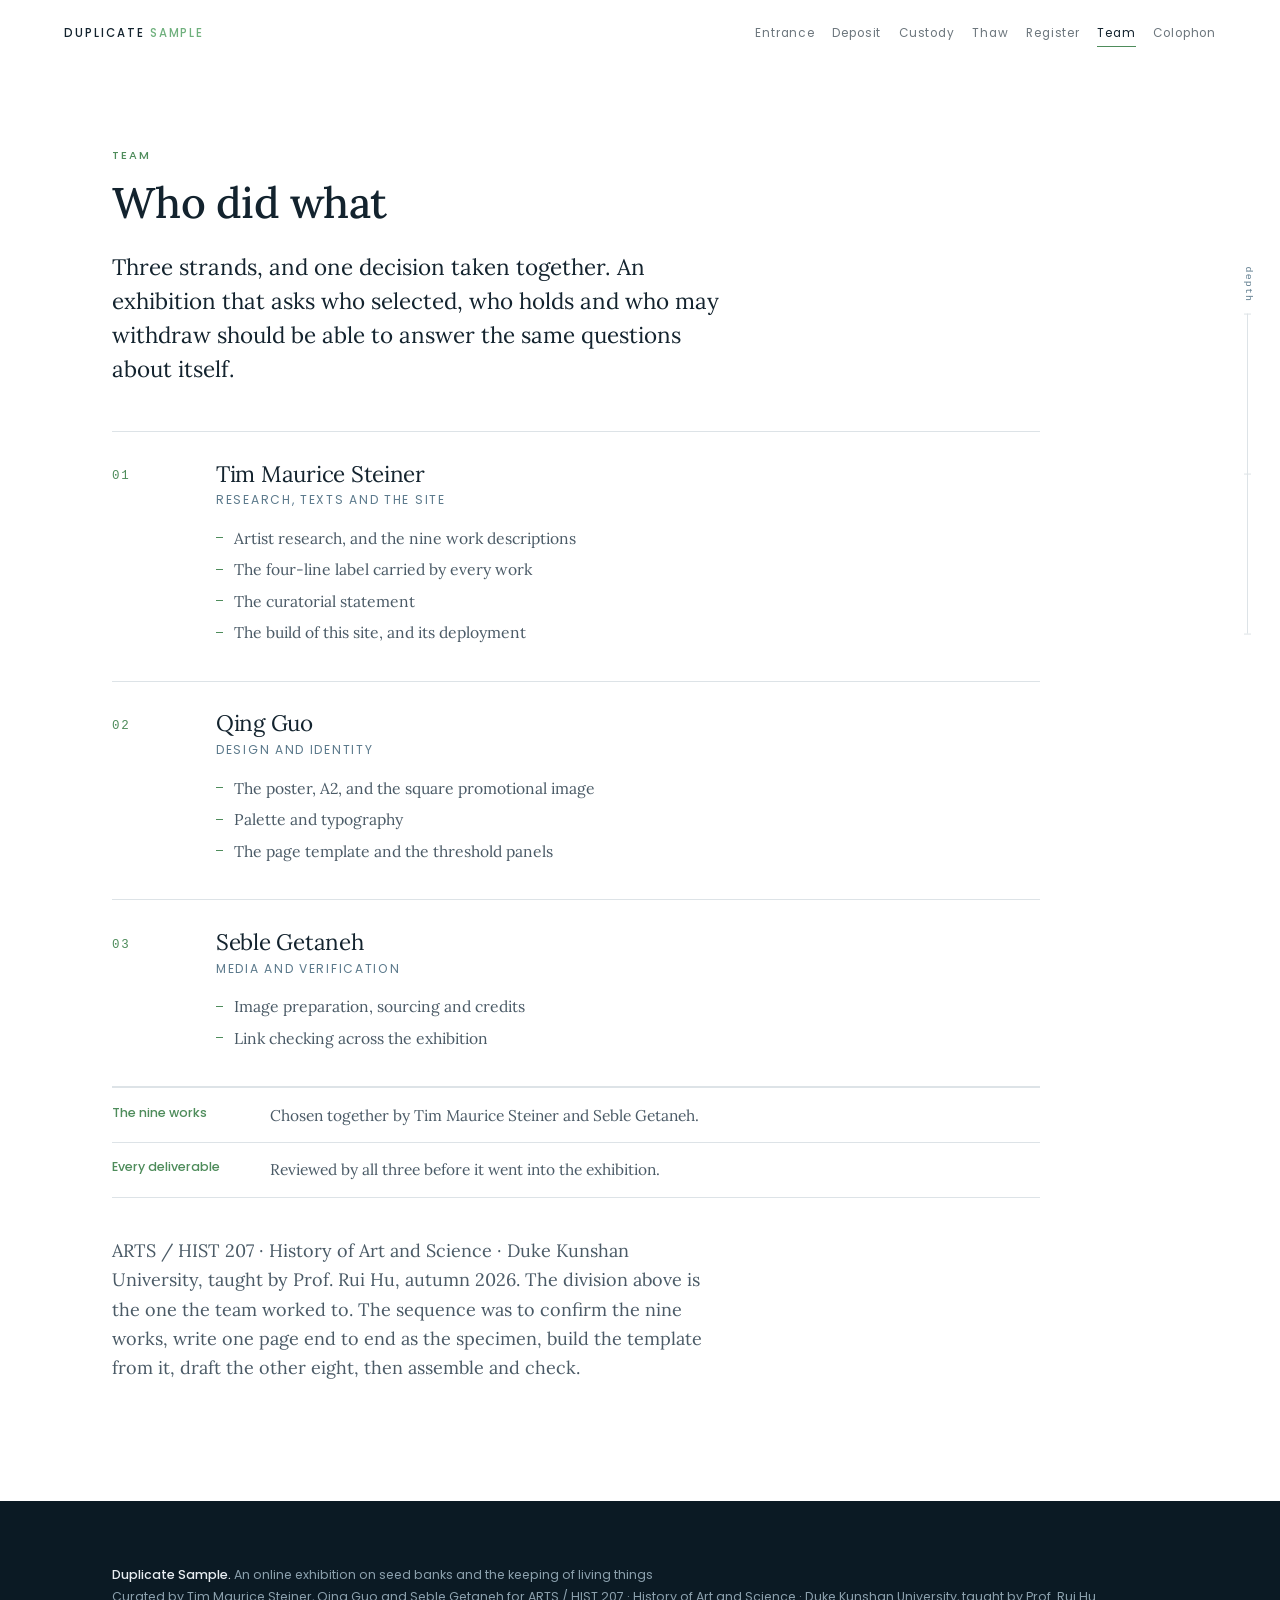
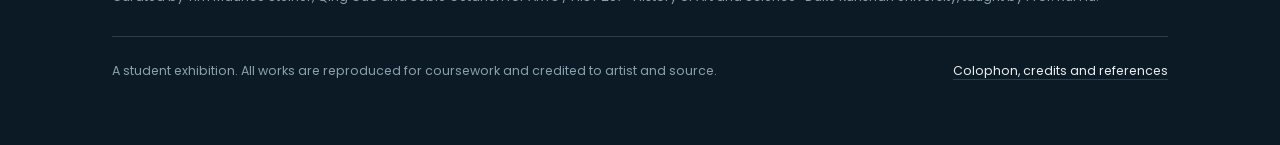
<file: team.html>
<!doctype html>
<html lang="en">
<head>
<meta charset="utf-8">
<meta name="viewport" content="width=device-width, initial-scale=1">
<title>Team · Duplicate Sample</title>
<meta name="description" content="Who did what: three strands and one decision taken together.">
<meta name="author" content="Tim Maurice Steiner, Qing Guo and Seble Getaneh">
<meta property="og:type" content="website">
<meta property="og:title" content="Team · Duplicate Sample">
<meta property="og:description" content="Who did what: three strands and one decision taken together.">
<meta property="og:image" content="assets/design/promo.jpg">
<meta name="twitter:card" content="summary_large_image">
<meta name="theme-color" content="#0b1a24">
<link rel="icon" href="assets/favicon.svg" type="image/svg+xml">
<link rel="preload" href="assets/fonts/lora-400.woff2" as="font" type="font/woff2" crossorigin>
<link rel="stylesheet" href="assets/style.css">
<noscript><style>.field__v{grid-template-rows:1fr!important}.reveal{display:none}
.hero__again{display:none}</style></noscript>
</head>
<body data-tone="light">
<a class="skip" href="#main">Skip to the exhibition</a>
<header class="bar">
  <a class="bar__mark" href="index.html">Duplicate <em>Sample</em></a>
  <nav aria-label="Exhibition"><a href="index.html">Entrance</a><a href="room-i.html">Deposit</a><a href="room-ii.html">Custody</a><a href="room-iii.html">Thaw</a><a href="register.html">Register</a><a href="team.html" aria-current="page">Team</a><a href="colophon.html">Colophon</a></nav>
</header>
<div class="depth" aria-hidden="true">
  <span class="depth__label">depth</span>
  <span class="depth__track">
    <i class="depth__notch" style="top:0"></i>
    <i class="depth__notch" style="top:50%"></i>
    <i class="depth__notch" style="top:100%"></i>
    <i class="depth__fill"></i>
  </span>
  <span class="depth__seen" data-seen hidden><b>0</b>/18</span>
</div>
<main id="main">
<section class="band">
  <div class="wrap">
    <p class="kicker">Team</p>
    <h2>Who did what</h2>
    <p class="lede narrow" style="margin-top:1.4rem">Three strands, and one decision taken
    together. An exhibition that asks who selected, who holds and who may withdraw should be
    able to answer the same questions about itself.</p>

    <div class="strands"><section class="strand">
      <p class="strand__n">01</p>
      <div>
        <h3>Tim Maurice Steiner</h3>
        <p class="strand__role">Research, texts and the site</p>
        <ul><li>Artist research, and the nine work descriptions</li><li>The four-line label carried by every work</li><li>The curatorial statement</li><li>The build of this site, and its deployment</li></ul>
      </div>
    </section><section class="strand">
      <p class="strand__n">02</p>
      <div>
        <h3>Qing Guo</h3>
        <p class="strand__role">Design and identity</p>
        <ul><li>The poster, A2, and the square promotional image</li><li>Palette and typography</li><li>The page template and the threshold panels</li></ul>
      </div>
    </section><section class="strand">
      <p class="strand__n">03</p>
      <div>
        <h3>Seble Getaneh</h3>
        <p class="strand__role">Media and verification</p>
        <ul><li>Image preparation, sourcing and credits</li><li>Link checking across the exhibition</li></ul>
      </div>
    </section></div>

    <dl class="facts facts--wide"><div><dt>The nine works</dt><dd>Chosen together by Tim Maurice Steiner and Seble Getaneh.</dd></div><div><dt>Every deliverable</dt><dd>Reviewed by all three before it went into the exhibition.</dd></div></dl>

    <p class="muted narrow" style="margin-top:2.4rem">ARTS / HIST 207 · History of Art and Science · Duke Kunshan University, taught by
    Prof. Rui Hu, autumn 2026. The division above is the one the team worked to. The sequence
    was to confirm the nine works, write one page end to end as the specimen, build the
    template from it, draft the other eight, then assemble and check.</p>
  </div>
</section>
</main><footer class="foot">
  <div class="wrap">
    <p><strong>Duplicate Sample.</strong> An online exhibition on seed banks and the keeping of living things<br>
    Curated by Tim Maurice Steiner, Qing Guo and Seble Getaneh for ARTS / HIST 207 · History of Art and Science · Duke Kunshan University, taught by Prof. Rui Hu.</p>
    <div class="foot__row">
      <span>A student exhibition. All works are reproduced for coursework and credited to artist and source.</span>
      <span><a href="colophon.html">Colophon, credits and references</a></span>
    </div>
  </div>
</footer>
<script src="assets/site.js"></script>
</body>
</html>
</file>
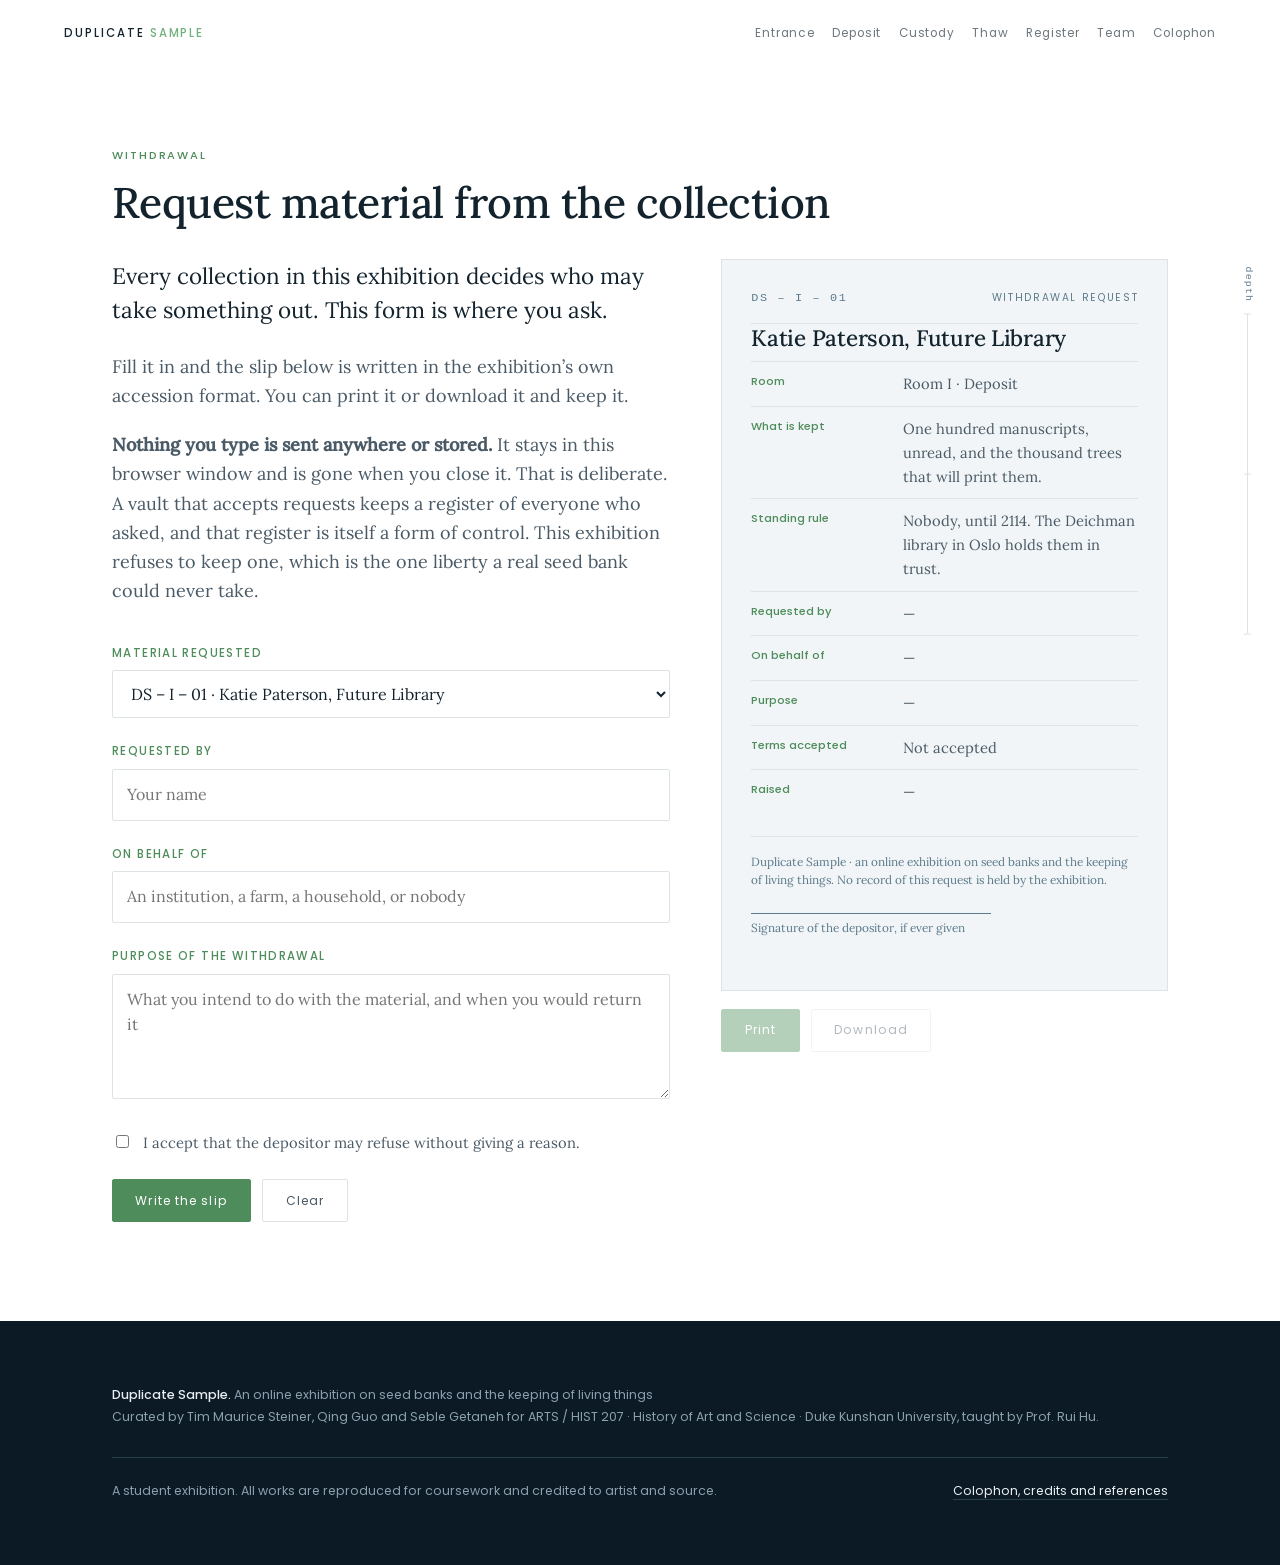
<file: withdrawal.html>
<!doctype html>
<html lang="en">
<head>
<meta charset="utf-8">
<meta name="viewport" content="width=device-width, initial-scale=1">
<title>Withdrawal slip · Duplicate Sample</title>
<meta name="description" content="Request material from one of the nine collections. Nothing is stored.">
<meta name="author" content="Tim Maurice Steiner, Qing Guo and Seble Getaneh">
<meta property="og:type" content="website">
<meta property="og:title" content="Withdrawal slip · Duplicate Sample">
<meta property="og:description" content="Request material from one of the nine collections. Nothing is stored.">
<meta property="og:image" content="assets/design/promo.jpg">
<meta name="twitter:card" content="summary_large_image">
<meta name="theme-color" content="#0b1a24">
<link rel="icon" href="assets/favicon.svg" type="image/svg+xml">
<link rel="preload" href="assets/fonts/lora-400.woff2" as="font" type="font/woff2" crossorigin>
<link rel="stylesheet" href="assets/style.css">
<noscript><style>.field__v{grid-template-rows:1fr!important}.reveal{display:none}
.hero__again{display:none}</style></noscript>
</head>
<body data-tone="light">
<a class="skip" href="#main">Skip to the exhibition</a>
<header class="bar">
  <a class="bar__mark" href="index.html">Duplicate <em>Sample</em></a>
  <nav aria-label="Exhibition"><a href="index.html">Entrance</a><a href="room-i.html">Deposit</a><a href="room-ii.html">Custody</a><a href="room-iii.html">Thaw</a><a href="register.html">Register</a><a href="team.html">Team</a><a href="colophon.html">Colophon</a></nav>
</header>
<div class="depth" aria-hidden="true">
  <span class="depth__label">depth</span>
  <span class="depth__track">
    <i class="depth__notch" style="top:0"></i>
    <i class="depth__notch" style="top:50%"></i>
    <i class="depth__notch" style="top:100%"></i>
    <i class="depth__fill"></i>
  </span>
  <span class="depth__seen" data-seen hidden><b>0</b>/18</span>
</div>
<main id="main">
<section class="band">
  <div class="wrap">
    <p class="kicker">Withdrawal</p>
    <h2>Request material from the collection</h2>
    <div class="cols cols--side" style="margin-top:2rem">
      <div class="narrow">
        <p class="lede">Every collection in this exhibition decides who may take something out.
        This form is where you ask.</p>
        <p class="muted">Fill it in and the slip below is written in the exhibition&rsquo;s own
        accession format. You can print it or download it and keep it.</p>
        <p class="muted"><b>Nothing you type is sent anywhere or stored.</b> It stays in this
        browser window and is gone when you close it. That is deliberate. A vault that accepts
        requests keeps a register of everyone who asked, and that register is itself a form of
        control. This exhibition refuses to keep one, which is the one liberty a real seed bank
        could never take.</p>

        <form class="slipform" id="slipform" novalidate>
          <p class="fieldrow">
            <label for="f-work">Material requested</label>
            <select id="f-work" name="work" required><option value="paterson" data-code="DS – I – 01" data-room="Room I &middot; Deposit" data-kept="One hundred manuscripts, unread, and the thousand trees that will print them." data-rule="Nobody, until 2114. The Deichman library in Oslo holds them in trust.">DS – I – 01 &middot; Katie Paterson, Future Library</option><option value="sonjasdotter" data-code="DS – I – 02" data-room="Room I &middot; Deposit" data-kept="Peasant-bred grain varieties, held in Nordic gene banks." data-rule="Researchers, and since Allkorn, farmers who ask to grow them again.">DS – I – 02 &middot; Åsa Sonjasdotter, Cultivating Abundance</option><option value="balkin" data-code="DS – I – 03" data-room="Room I &middot; Deposit" data-kept="Ordinary objects from places expected to disappear. Nothing over a kilogram." data-rule="No one withdraws. The whole archive is always shown together.">DS – I – 03 &middot; Amy Balkin, A People’s Archive of Sinking and Melting</option><option value="orlow" data-code="DS – II – 01" data-room="Room II &middot; Custody" data-kept="Names that plants carried before European botany renamed them." data-rule="Anyone, in principle. The renaming made the older names hard to find.">DS – II – 01 &middot; Uriel Orlow, Theatrum Botanicum</option><option value="sansour" data-code="DS – II – 02" data-room="Room II &middot; Custody" data-kept="About forty-seven heirloom varieties, in jars, coated in ash." data-rule="Anyone who comes to the house in Battir. No record is kept.">DS – II – 02 &middot; Vivien Sansour, Palestine Heirloom Seed Library</option><option value="futurefarmers" data-code="DS – II – 03" data-room="Room II &middot; Custody" data-kept="Seed grain, in the hold of an 1895 rescue boat." data-rule="Every port the boat reaches. The cargo is unloaded and discussed.">DS – II – 03 &middot; Futurefarmers, Seed Journey</option><option value="alves" data-code="DS – III – 01" data-room="Room III &middot; Thaw" data-kept="Seeds carried as ship ballast and tipped out in foreign harbours." data-rule="The artist, by excavating the mud and letting it germinate.">DS – III – 01 &middot; Maria Thereza Alves, Seeds of Change: A Floating Ballast Seed Garden</option><option value="okoyomon" data-code="DS – III – 02" data-room="Room III &middot; Thaw" data-kept="Living kudzu, soil and sugar cane, in a museum for the run of a show." data-rule="The plant withdraws itself. It grows over whatever is nearest.">DS – III – 02 &middot; Precious Okoyomon, Earthseed</option><option value="kiwanga" data-code="DS – III – 03" data-room="Room III &middot; Thaw" data-kept="Floral arrangements from the ceremonies at which countries became independent." data-rule="A florist in each host city, working from the archival image.">DS – III – 03 &middot; Kapwani Kiwanga, Flowers for Africa</option></select>
          </p>
          <p class="fieldrow">
            <label for="f-name">Requested by</label>
            <input id="f-name" name="name" type="text" autocomplete="name"
                   placeholder="Your name" required>
          </p>
          <p class="fieldrow">
            <label for="f-aff">On behalf of</label>
            <input id="f-aff" name="aff" type="text" autocomplete="organization"
                   placeholder="An institution, a farm, a household, or nobody">
          </p>
          <p class="fieldrow">
            <label for="f-why">Purpose of the withdrawal</label>
            <textarea id="f-why" name="why" rows="4"
              placeholder="What you intend to do with the material, and when you would return it"
              required></textarea>
          </p>
          <p class="fieldrow fieldrow--check">
            <input id="f-ack" name="ack" type="checkbox">
            <label for="f-ack">I accept that the depositor may refuse without giving a reason.</label>
          </p>
          <p class="slipform__go">
            <button class="btn" type="submit">Write the slip</button>
            <button class="btn btn--ghost" type="reset">Clear</button>
          </p>
        </form>
      </div>

      <aside>
        <article class="slip" id="slip" aria-live="polite">
          <header class="slip__head">
            <span class="code" data-s="code">DS &ndash; &nbsp; &ndash; &nbsp;</span>
            <span class="slip__kind">Withdrawal request</span>
          </header>
          <h3 class="slip__title" data-s="title">No material selected</h3>
          <dl class="slip__fields">
            <div><dt>Room</dt><dd data-s="room">&mdash;</dd></div>
            <div><dt>What is kept</dt><dd data-s="kept">&mdash;</dd></div>
            <div><dt>Standing rule</dt><dd data-s="rule">&mdash;</dd></div>
            <div><dt>Requested by</dt><dd data-s="name">&mdash;</dd></div>
            <div><dt>On behalf of</dt><dd data-s="aff">&mdash;</dd></div>
            <div><dt>Purpose</dt><dd data-s="why">&mdash;</dd></div>
            <div><dt>Terms accepted</dt><dd data-s="ack">Not accepted</dd></div>
            <div><dt>Raised</dt><dd data-s="when">&mdash;</dd></div>
          </dl>
          <footer class="slip__foot">
            <p>Duplicate Sample &middot; an online exhibition on seed banks and the keeping of
            living things. No record of this request is held by the exhibition.</p>
            <p class="slip__sign"><span></span>Signature of the depositor, if ever given</p>
          </footer>
        </article>
        <p class="slip__go">
          <button class="btn" type="button" data-print disabled>Print</button>
          <button class="btn btn--ghost" type="button" data-download disabled>Download</button>
        </p>
      </aside>
    </div>
  </div>
</section>
</main><footer class="foot">
  <div class="wrap">
    <p><strong>Duplicate Sample.</strong> An online exhibition on seed banks and the keeping of living things<br>
    Curated by Tim Maurice Steiner, Qing Guo and Seble Getaneh for ARTS / HIST 207 · History of Art and Science · Duke Kunshan University, taught by Prof. Rui Hu.</p>
    <div class="foot__row">
      <span>A student exhibition. All works are reproduced for coursework and credited to artist and source.</span>
      <span><a href="colophon.html">Colophon, credits and references</a></span>
    </div>
  </div>
</footer>
<script src="assets/site.js"></script>
</body>
</html>
</file>
<file: assets/style.css>
@charset "UTF-8";
/* ==========================================================================
   Duplicate Sample · exhibition stylesheet
   ARTS / HIST 207, Duke Kunshan University
   Fonts are self-hosted so the site loads without any third-party request.
   ========================================================================== */

@font-face{font-family:"Lora";src:url("fonts/lora-400.woff2") format("woff2");font-weight:400;font-style:normal;font-display:swap}
@font-face{font-family:"Lora";src:url("fonts/lora-500.woff2") format("woff2");font-weight:500;font-style:normal;font-display:swap}
@font-face{font-family:"Lora";src:url("fonts/lora-italic-400.woff2") format("woff2");font-weight:400;font-style:italic;font-display:swap}
@font-face{font-family:"Poppins";src:url("fonts/poppins-400.woff2") format("woff2");font-weight:400;font-style:normal;font-display:swap}
@font-face{font-family:"Poppins";src:url("fonts/poppins-500.woff2") format("woff2");font-weight:500;font-style:normal;font-display:swap}

:root{
  --vault:#0b1a24;
  --vault-2:#122534;
  --frost:#e8eef2;
  --ice:#5c7a8c;
  --germ:#4e8c5b;
  --germ-lift:#6fb07d;
  --dim:#2a3f4d;
  --paper:#ffffff;
  --ink:#13232e;
  --ink-2:#4a5a66;
  --rule:#dde3e7;
  --soft:#f1f5f7;

  --ser:"Lora",Iowan Old Style,Palatino,Georgia,serif;
  --san:"Poppins",-apple-system,Segoe UI,Helvetica Neue,Arial,sans-serif;
  --mono:ui-monospace,SFMono-Regular,Menlo,Consolas,monospace;

  --gut:clamp(1.25rem,5vw,4.5rem);
  --measure:38rem;
  --ease:cubic-bezier(.22,.61,.36,1);
}

*,*::before,*::after{box-sizing:border-box}
html{-webkit-text-size-adjust:100%;scroll-behavior:smooth}
@media (prefers-reduced-motion:reduce){html{scroll-behavior:auto}}
body{
  margin:0;background:var(--paper);color:var(--ink);
  font-family:var(--ser);font-size:clamp(1rem,.95rem + .25vw,1.125rem);
  line-height:1.62;font-weight:400;
  -webkit-font-smoothing:antialiased;text-rendering:optimizeLegibility;
}
img{max-width:100%;display:block;height:auto}
a{color:inherit}
h1,h2,h3,h4{font-weight:500;line-height:1.15;margin:0;letter-spacing:-.012em}
p{margin:0 0 1.1em}
cite{font-style:italic}
::selection{background:var(--germ);color:#fff}

.skip{position:absolute;left:-9999px;top:0;background:var(--germ);color:#fff;
  padding:.7rem 1.1rem;z-index:200;font-family:var(--san);font-size:.85rem}
.skip:focus{left:.5rem;top:.5rem}
:focus-visible{outline:2px solid var(--germ);outline-offset:3px;border-radius:2px}

/* ---------- shared atoms --------------------------------------------- */
.wrap{max-width:74rem;margin-inline:auto;padding-inline:var(--gut)}
.narrow{max-width:var(--measure)}
.kicker{font-family:var(--san);font-size:.70rem;font-weight:500;letter-spacing:.17em;
  text-transform:uppercase;color:var(--germ);margin:0 0 .9rem}
.code{font-family:var(--mono);font-size:.74rem;letter-spacing:.14em;color:var(--ice);margin:0}
.rule{height:1px;background:var(--rule);border:0;margin:0}
.lede{font-size:clamp(1.12rem,1.02rem + .5vw,1.4rem);line-height:1.52;color:var(--ink)}
.lede--run>p:first-child{font-size:clamp(1.12rem,1.02rem + .5vw,1.4rem);line-height:1.52}
.lede--run{font-size:1rem;line-height:1.68;color:var(--ink-2)}
.lede--run>p:first-child{color:var(--ink)}
.muted{color:var(--ink-2)}

.dark{background:var(--vault);color:var(--frost)}
.dark .kicker{color:var(--germ-lift)}
.dark .code{color:#7e95a4}
.dark .muted{color:#9fb0bc}
.dark .rule{background:var(--dim)}

/* ---------- top bar --------------------------------------------------- */
.bar{position:relative;z-index:60;display:flex;align-items:baseline;gap:1.25rem;
  flex-wrap:wrap;padding:1.5rem var(--gut) 0}
.bar--over{position:absolute;inset:0 0 auto 0;color:var(--frost)}
.bar--over nav a{opacity:.78}
.bar__mark{font-family:var(--san);font-size:.72rem;font-weight:500;letter-spacing:.17em;
  text-transform:uppercase;text-decoration:none;color:inherit}
.bar__mark em{font-style:normal;color:var(--germ-lift)}
.bar nav{margin-left:auto;display:flex;flex-wrap:wrap;gap:.55rem 1.1rem;
  row-gap:.5rem;justify-content:flex-end}
@media (max-width:40rem){.bar{gap:.7rem}.bar nav{margin-left:0;width:100%;
  justify-content:flex-start;gap:.5rem .9rem}
  .bar nav a{font-size:.7rem}}
.bar nav a{font-family:var(--san);font-size:.74rem;letter-spacing:.07em;
  text-decoration:none;color:inherit;opacity:.62;padding-bottom:.15rem;
  border-bottom:1px solid transparent;transition:opacity .2s,border-color .2s}
.bar nav a:hover,.bar nav a[aria-current]{opacity:1;border-color:var(--germ)}

/* ---------- entrance -------------------------------------------------- */
.hero{position:relative;min-height:100svh;display:flex;align-items:flex-end;
  overflow:hidden;background:var(--vault);color:var(--frost)}
.hero__grid{position:absolute;inset:0;width:100%;height:100%;opacity:.95}
.hero__inner{position:relative;z-index:2;width:100%;padding:0 var(--gut) clamp(3rem,9vh,6rem)}
.hero h1{font-size:clamp(3.2rem,13vw,9.5rem);line-height:.92;letter-spacing:-.035em;margin:0}
.hero h1 span{display:block}
.hero h1 .it{font-style:italic;color:var(--frost)}
.hero__strap{font-size:clamp(1.05rem,.95rem + .7vw,1.6rem);line-height:1.4;color:var(--ice);
  max-width:28ch;margin:1.6rem 0 0}
.hero__mark{width:5.5rem;height:3px;background:var(--germ);margin:2rem 0 0}
.hero__meta{display:flex;flex-wrap:wrap;gap:.6rem 2.2rem;margin:2.4rem 0 0;
  font-family:var(--san);font-size:.76rem;letter-spacing:.04em;color:#8ba0ad}
.hero__scroll{margin:2.6rem 0 0;font-family:var(--san);font-size:.72rem;letter-spacing:.17em;
  text-transform:uppercase;color:var(--germ-lift);display:inline-flex;align-items:center;
  gap:.6rem;text-decoration:none}
.hero__scroll span{display:block;width:1.6rem;height:1px;background:currentColor;
  transform-origin:left;animation:reach 2.6s var(--ease) infinite}
@keyframes reach{0%,100%{transform:scaleX(.4)}50%{transform:scaleX(1)}}
/* the two cues at the foot of the entrance: down into the page, or back to the
   start of the sequence. The sequence plays on every arrival, so this is for a
   visitor who skipped it and wants it back without reloading. */
.hero__cues{display:flex;flex-wrap:wrap;align-items:center;gap:.9rem 2.4rem}
.hero__cues .hero__scroll{margin:2.6rem 0 0}
.hero__again{margin:2.6rem 0 0;font-family:var(--san);font-size:.72rem;letter-spacing:.17em;
  text-transform:uppercase;color:#8ba0ad;text-decoration:none;
  border-bottom:1px solid rgba(139,160,173,.45);padding-bottom:.15rem;
  transition:color .2s,border-color .2s}
.hero__again:hover,.hero__again:focus-visible{color:var(--frost);
  border-color:rgba(232,238,242,.7)}
/* on a narrow screen the two cues stagger against each other on one line, so
   they stack and read as two */
@media (max-width:34rem){
  .hero__cues{flex-direction:column;align-items:flex-start;gap:0}
  .hero__cues .hero__scroll{margin-top:2.2rem}
  .hero__again{margin-top:1.1rem}
}

/* animated motif */
.cell{fill:none;stroke:#223644;stroke-width:1}
.cell-line{stroke:#1d2f3c;stroke-width:1}
.cell-live{fill:#2d6442;stroke:var(--germ-lift);stroke-width:1.6}
.cell-live-line{stroke:#4e8c5b;stroke-width:1}
.stem{fill:none;stroke:var(--germ-lift);stroke-width:2.4;stroke-linecap:round;
  stroke-dasharray:240;stroke-dashoffset:240;animation:grow 3.6s var(--ease) .5s forwards}
.leaf{fill:var(--germ-lift);opacity:0;animation:pop .8s var(--ease) forwards}
.leaf--a{animation-delay:2.1s}.leaf--b{animation-delay:2.7s}
@keyframes grow{to{stroke-dashoffset:0}}
@keyframes pop{to{opacity:1}}
@media (prefers-reduced-motion:reduce){
  .stem{stroke-dashoffset:0;animation:none}
  .leaf{opacity:1;animation:none}
  .hero__scroll span{animation:none}
}

/* ---------- generic section ------------------------------------------- */
.band{padding:clamp(4rem,11vh,7.5rem) 0}
.band--tight{padding:clamp(2.6rem,7vh,4.5rem) 0}
.band h2{font-size:clamp(1.8rem,1.4rem + 1.6vw,2.9rem);margin:0 0 1.4rem}
.band h3{font-size:clamp(1.15rem,1.05rem + .5vw,1.4rem);margin:0 0 .6rem}

.cols{display:grid;gap:clamp(1.6rem,4vw,3.4rem);grid-template-columns:1fr}
@media (min-width:56rem){.cols--2{grid-template-columns:1fr 1fr}
  .cols--side{grid-template-columns:minmax(0,1.25fr) minmax(0,1fr)}
  .cols--3{grid-template-columns:repeat(3,1fr)}
  .cols--side>aside{position:sticky;top:2.2rem;align-self:start}}

blockquote.pull{margin:0;border-left:3px solid var(--germ);padding:.1rem 0 .1rem 1.5rem}
blockquote.pull p{font-size:clamp(1.1rem,1rem + .55vw,1.4rem);font-style:italic;
  line-height:1.45;margin:0 0 .6rem}
blockquote.pull footer{font-family:var(--san);font-size:.72rem;letter-spacing:.08em;color:var(--ink-2)}
.dark blockquote.pull footer{color:#8ba0ad}

/* ---------- room index on the entrance -------------------------------- */
.rooms{display:grid;gap:1px;background:var(--rule);border-block:1px solid var(--rule)}
@media (min-width:56rem){.rooms{grid-template-columns:repeat(3,1fr)}}
.room-card{background:var(--paper);padding:clamp(1.6rem,4vw,2.4rem);text-decoration:none;
  color:inherit;display:flex;flex-direction:column;gap:.55rem;position:relative;
  transition:background .25s var(--ease)}
.room-card:hover,.room-card:focus-visible{background:var(--soft)}
.room-card__n{font-family:var(--mono);font-size:.78rem;letter-spacing:.14em;color:var(--germ)}
.room-card h3{font-size:clamp(1.6rem,1.3rem + 1vw,2.2rem)}
.room-card p{color:var(--ink-2);margin:0;font-size:.97rem;line-height:1.5}
.room-card ul{list-style:none;margin:.9rem 0 0;padding:0;font-family:var(--san);
  font-size:.76rem;line-height:1.85;color:var(--ink-2)}
.room-card__go{margin-top:auto;padding-top:1.4rem;font-family:var(--san);font-size:.72rem;
  letter-spacing:.15em;text-transform:uppercase;color:var(--germ)}

/* ---------- threshold ------------------------------------------------- */
.threshold{min-height:100svh;display:flex;align-items:center;background:var(--vault);
  color:var(--frost);position:relative}
.threshold__n{font-family:var(--san);font-size:.76rem;font-weight:500;letter-spacing:.2em;
  text-transform:uppercase;color:var(--germ-lift);margin:0 0 1rem}
.threshold h1{font-size:clamp(3rem,11vw,7.5rem);line-height:.95;letter-spacing:-.035em;margin:0}
.threshold__line{font-size:clamp(1.1rem,1rem + .7vw,1.65rem);font-style:italic;color:var(--ice);
  max-width:24ch;margin:1.4rem 0 0}
.threshold__text{max-width:var(--measure);margin:2.4rem 0 0;color:#aebcc7;font-size:1.02rem}
.threshold__list{margin:2.6rem 0 0;padding:0;list-style:none;font-family:var(--san);
  font-size:.8rem;line-height:2;color:#8ba0ad;border-top:1px solid var(--dim);padding-top:1.2rem}
.threshold__list b{font-weight:500;color:var(--frost)}

/* ---------- a work ---------------------------------------------------- */
.work{border-top:1px solid var(--rule)}
.work:first-of-type{border-top:0}
.work__fig{margin:0;position:relative;background:var(--vault)}
.work__fig img{width:100%;max-height:min(74svh,46rem);object-fit:cover}

/* a documentation photograph too small to run full bleed is held in a frame
   at its own size, on the dark ground, rather than upscaled across the screen */
.work__fig--held{padding:clamp(2rem,6vw,4.5rem) var(--gut) 0;text-align:center}
.work__fig--held img{width:auto;max-width:min(100%,62rem);max-height:min(70svh,42rem);
  object-fit:contain;margin-inline:auto;
  box-shadow:0 1.6rem 3.4rem rgba(0,0,0,.42)}
.work__fig--held figcaption{position:static;background:none;text-align:left;
  max-width:min(100%,62rem);margin:1.1rem auto 0;padding:0 0 clamp(2rem,5vw,3.2rem);
  color:#8ba0ad}
/* the credit sits on the dark ground of .work__fig, so it takes the light
   caption colour, not the body ink, which measured 2.5:1 against the vault */
.work__fig figcaption{font-size:.8rem;line-height:1.5;color:#8ba0ad;
  padding:.85rem var(--gut) 1.1rem;max-width:62rem}
.work__body{padding:clamp(2.4rem,6vh,4rem) 0 clamp(3.4rem,9vh,5.5rem)}
.work__head{display:flex;justify-content:space-between;gap:1rem;align-items:baseline;
  border-bottom:1px solid var(--rule);padding-bottom:.7rem;margin-bottom:1.6rem}
.work__room{font-family:var(--san);font-size:.7rem;letter-spacing:.15em;text-transform:uppercase;
  color:var(--ink-2)}
.work h2{font-size:clamp(2rem,1.5rem + 2.2vw,3.3rem);margin:0 0 .35rem}
.work__title{font-size:clamp(1.1rem,1rem + .6vw,1.45rem);font-style:italic;color:var(--germ);
  margin:0 0 1.1rem}
.work__meta{font-family:var(--san);font-size:.82rem;line-height:1.75;color:var(--ink-2);
  margin:0 0 2rem;max-width:40rem}
.work__meta span{display:block}
.work__note{border-left:3px solid var(--germ);padding-left:1.4rem;margin:1.8rem 0 0;
  font-size:.97rem;line-height:1.6;color:var(--ink-2)}
.work__note b{font-family:var(--san);font-size:.7rem;font-weight:500;letter-spacing:.15em;
  text-transform:uppercase;color:var(--germ);display:block;margin-bottom:.45rem}
.work__link{margin:2rem 0 0;font-family:var(--san);font-size:.8rem}
.work__link a{color:var(--germ);text-underline-offset:3px}

/* the four-field label */
.label{border:1px solid var(--rule);background:var(--soft);padding:1.35rem 1.4rem 1.1rem;
  position:sticky;top:1.5rem}
.label__h{font-family:var(--san);font-size:.68rem;font-weight:500;letter-spacing:.16em;
  text-transform:uppercase;color:var(--ink-2);margin:0 0 1rem;
  display:flex;justify-content:space-between;align-items:baseline;gap:.5rem}
.label__h .code{font-size:.68rem}
.field{border-top:1px solid var(--rule);padding:.85rem 0}
.field:first-of-type{border-top:0;padding-top:0}
.field dt{font-family:var(--san);font-size:.76rem;font-weight:500;letter-spacing:.02em;
  color:var(--ink);margin:0 0 .3rem}
.field dd{margin:0;font-size:.92rem;line-height:1.5;color:var(--ink-2)}
.field--hidden dt{display:flex;justify-content:space-between;align-items:center;gap:.6rem;
  color:var(--ink-2)}
.reveal{appearance:none;border:1px solid var(--germ);background:transparent;color:var(--germ);
  font-family:var(--san);font-size:.63rem;font-weight:500;letter-spacing:.14em;
  text-transform:uppercase;padding:.3rem .62rem;border-radius:2px;cursor:pointer;
  transition:background .2s,color .2s;white-space:nowrap}
.reveal:hover{background:var(--germ);color:#fff}
.field__v{display:grid;grid-template-rows:0fr;transition:grid-template-rows .45s var(--ease)}
.field__v>span{overflow:hidden}
.field[data-open="true"] .field__v{grid-template-rows:1fr}
.field[data-open="true"] dt{color:var(--ink)}
.field[data-open="true"] .reveal{border-color:var(--rule);color:var(--ink-2)}
@media (prefers-reduced-motion:reduce){.field__v{transition:none}}
.label__foot{margin:1rem 0 0;font-size:.78rem;line-height:1.45;color:var(--ink-2)}

/* ---------- next / prev ----------------------------------------------- */
.onward{background:var(--vault);color:var(--frost);padding:clamp(3rem,9vh,5rem) 0}
.onward a{text-decoration:none;color:inherit;display:block}
.onward__k{font-family:var(--san);font-size:.72rem;letter-spacing:.17em;text-transform:uppercase;
  color:var(--germ-lift);margin:0 0 .8rem}
.onward h2{font-size:clamp(2.2rem,1.6rem + 3vw,4rem);margin:0}
.onward p{color:var(--ice);margin:.9rem 0 0;font-style:italic}
.onward__row{display:flex;justify-content:space-between;align-items:flex-end;gap:2rem;flex-wrap:wrap}
.onward__row>div{flex:1 1 20rem;max-width:46rem}
.onward__arrow{font-family:var(--mono);font-size:1.5rem;color:var(--germ-lift);
  width:3.4rem;height:3.4rem;border:1px solid var(--dim);border-radius:50%;
  display:grid;place-items:center;flex:0 0 auto;
  transition:background .25s var(--ease),border-color .25s var(--ease),transform .25s var(--ease)}
.onward a:hover .onward__arrow,.onward a:focus-visible .onward__arrow{
  background:var(--germ);border-color:var(--germ);color:#fff;transform:translateY(3px)}

/* ---------- depth marker ---------------------------------------------- */
.depth{position:fixed;right:clamp(.6rem,2vw,1.5rem);top:50%;transform:translateY(-50%);
  z-index:50;display:flex;flex-direction:column;align-items:center;gap:.7rem;
  pointer-events:none}
.depth__track{position:relative;width:1px;height:min(42svh,20rem);background:var(--rule)}
.dark-page .depth__track{background:var(--dim)}
.depth__fill{position:absolute;inset:0 auto auto 0;width:1px;height:0;background:var(--germ);
  transition:height .12s linear}
.depth__notch{position:absolute;left:-3px;width:7px;height:1px;background:var(--rule)}
.dark-page .depth__notch{background:var(--dim)}
.depth__label{font-family:var(--mono);font-size:.62rem;letter-spacing:.12em;color:var(--ice);
  writing-mode:vertical-rl;text-orientation:mixed}
@media (max-width:48rem){.depth{display:none}}
/* the marker yields while a band that runs edge to edge crosses the middle of
   the screen, so it is never drawn across a photograph of an artwork */
.depth{transition:opacity .3s var(--ease)}
.depth-off .depth{opacity:0}
/* the replay cue is driven entirely by script: without it the fragment does
   nothing, so the link does not appear at all */
.no-js .hero__again{display:none}

/* ---------- the team page ----------------------------------------------
   Three strands set out like accessions, because that is how the rest of the
   exhibition sets things out. The number is the field code, the name is the
   title, the strand is the medium line.
   ---------------------------------------------------------------------- */
.strands{display:grid;gap:0;margin:2.8rem 0 0;max-width:58rem}
.strand{display:grid;grid-template-columns:4.5rem 1fr;gap:clamp(1rem,3vw,2rem);
  padding:1.8rem 0;border-top:1px solid var(--rule)}
.strand:last-child{border-bottom:1px solid var(--rule)}
.strand__n{font-family:var(--mono);font-size:.78rem;letter-spacing:.14em;color:var(--germ);
  margin:.35rem 0 0}
.strand h3{font-size:clamp(1.15rem,1.05rem + .5vw,1.4rem);margin:0 0 .25rem;font-weight:400}
.strand__role{font-family:var(--san);font-size:.76rem;letter-spacing:.14em;
  text-transform:uppercase;color:var(--ice);margin:0 0 1rem}
.strand ul{margin:0;padding:0;list-style:none}
.strand li{position:relative;padding-left:1.1rem;font-size:.98rem;line-height:1.65;
  color:var(--ink-2);margin-bottom:.35rem}
.strand li::before{content:"";position:absolute;left:0;top:.72em;width:.45rem;height:1px;
  background:var(--germ)}
.facts--wide{margin-top:2.8rem;max-width:58rem}
@media (max-width:34rem){
  .strand{grid-template-columns:1fr;gap:.5rem}
  .strand__n{margin:0}
}

/* ---------- colophon / tables ------------------------------------------ */
.facts{border-top:1px solid var(--rule);margin:0}
.facts div{display:grid;gap:.2rem 2rem;grid-template-columns:1fr;
  border-bottom:1px solid var(--rule);padding:.9rem 0}
@media (min-width:52rem){.facts div{grid-template-columns:minmax(0,8.5rem) 1fr;gap:.2rem 1.4rem}}
.facts dt{font-family:var(--san);font-size:.78rem;font-weight:500;color:var(--germ)}
.facts dd{margin:0;color:var(--ink-2);font-size:.97rem}
.dark .facts{border-color:var(--dim)}
.dark .facts div{border-color:var(--dim)}
.dark .facts dd{color:#aebcc7}

.reflist{list-style:none;margin:0;padding:0}
.reflist li{padding:.75rem 0;border-top:1px solid var(--rule);font-size:.93rem;line-height:1.55;
  color:var(--ink-2);padding-left:1.4rem;text-indent:-1.4rem}
.reflist li:first-child{border-top:0}

.assets{display:grid;gap:1.6rem;grid-template-columns:repeat(auto-fit,minmax(13rem,1fr));
  align-items:start}
.assets figure{margin:0}
.assets img{border:1px solid var(--rule)}
.assets figcaption{font-family:var(--san);font-size:.74rem;color:var(--ink-2);margin-top:.6rem}
/* the identity sits in a dark band, so its captions take the light caption
   colour; the body ink measured 2.5:1 there */
.dark .assets figcaption,.dark .assets figcaption a{color:#8ba0ad}
.dark .assets figcaption a{text-decoration-color:rgba(139,160,173,.5)}

.swatches{display:flex;flex-wrap:wrap;gap:.9rem;margin:0 0 1.4rem;padding:0;list-style:none}
.swatches li{font-family:var(--mono);font-size:.68rem;letter-spacing:.08em;color:var(--ink-2)}
.swatches i{display:block;width:4.4rem;height:2.6rem;border:1px solid var(--rule);
  margin-bottom:.4rem;border-radius:2px}
.dark .swatches li{color:#8ba0ad}
.dark .swatches i{border-color:rgba(232,238,242,.22)}

/* ---------- foot ------------------------------------------------------- */
.foot{background:var(--vault);color:#8ba0ad;padding:clamp(2.6rem,7vh,4rem) 0;
  font-family:var(--san);font-size:.78rem;line-height:1.75}
.foot a{color:var(--frost);text-decoration:none;border-bottom:1px solid var(--dim)}
.foot a:hover{border-color:var(--germ)}
.foot__row{display:flex;flex-wrap:wrap;gap:1rem 2.5rem;justify-content:space-between;
  border-top:1px solid var(--dim);padding-top:1.4rem;margin-top:1.8rem}
.foot strong{color:var(--frost);font-weight:500}

/* ---------- floor plan ------------------------------------------------- */
.planwrap{margin:0 0 clamp(2rem,5vw,3rem);display:none}
@media (min-width:60rem){.planwrap{display:block}}
.planwrap figcaption{font-size:.88rem;color:var(--ink-2);margin-top:1rem;max-width:44rem}
.plan{width:100%;height:auto;display:block;font-family:var(--mono)}
.pl-room{fill:none;stroke:var(--rule);stroke-width:1.5}
.pl-link{fill:none;stroke:var(--rule);stroke-width:1.5;stroke-dasharray:4 5}
.pl-n{font-size:15px;fill:var(--germ);letter-spacing:.1em}
.pl-name{font-family:var(--ser);font-size:26px;fill:var(--ink);font-weight:500}
.pl-note{font-size:12px;fill:var(--ice);letter-spacing:.14em}
.pl-slot rect{fill:var(--soft);stroke:var(--rule);stroke-width:1;
  transition:fill .22s var(--ease),stroke .22s var(--ease)}
.pl-slot text{pointer-events:none}
.pl-code{font-size:13px;fill:var(--ice);letter-spacing:.1em}
.pl-who{font-family:var(--ser);font-size:13px;fill:var(--ink-2)}
.pl-slot:hover rect,.pl-slot:focus-visible rect{fill:var(--germ);stroke:var(--germ)}
.pl-slot:hover .pl-code,.pl-slot:hover .pl-who,
.pl-slot:focus-visible .pl-code,.pl-slot:focus-visible .pl-who{fill:#fff}
.pl-slot[data-seen="true"] rect{stroke:var(--germ);stroke-width:2}

/* a request link inside a revealed withdrawal field */
.field__ask{display:inline-block;margin-top:.55rem;font-family:var(--san);
  font-size:.72rem;letter-spacing:.09em;color:var(--germ);text-decoration:none;
  border-bottom:1px solid currentColor;padding-bottom:1px}
.field__ask:hover{color:var(--ink)}

/* the running count beside the depth marker */
.depth__seen{font-family:var(--mono);font-size:.62rem;letter-spacing:.1em;
  color:var(--ice);writing-mode:vertical-rl}
.depth__seen b{color:var(--germ);font-weight:400}

/* ---------- the register ----------------------------------------------- */
.reg__bar{display:flex;flex-wrap:wrap;gap:1rem 2rem;align-items:center;
  margin:2.6rem 0 1.6rem;padding-bottom:1.4rem;border-bottom:1px solid var(--rule)}
.chips{display:flex;flex-wrap:wrap;gap:.5rem}
.chip{font-family:var(--san);font-size:.74rem;letter-spacing:.03em;cursor:pointer;
  background:none;color:var(--ink-2);border:1px solid var(--rule);border-radius:2rem;
  padding:.42rem .95rem;transition:all .2s var(--ease)}
.chip:hover{border-color:var(--ice);color:var(--ink)}
.chip[aria-pressed="true"]{background:var(--germ);border-color:var(--germ);color:#fff}
.reg__count{margin:0 0 0 auto;font-family:var(--mono);font-size:.74rem;color:var(--ice)}
.reg__scroll{overflow-x:auto;-webkit-overflow-scrolling:touch}
.reg{width:100%;min-width:52rem;border-collapse:collapse;font-size:.92rem;line-height:1.5}
.reg th{text-align:left;font-family:var(--san);font-size:.68rem;font-weight:500;
  letter-spacing:.14em;text-transform:uppercase;color:var(--germ);
  padding:0 1.2rem .8rem 0;vertical-align:bottom;border-bottom:1px solid var(--rule)}
.reg td{padding:1.15rem 1.2rem 1.15rem 0;vertical-align:top;
  border-bottom:1px solid var(--rule);color:var(--ink-2)}
.reg tr[hidden]{display:none}
.reg__code{white-space:nowrap}
.reg__who a{color:var(--ink);text-decoration:none;font-weight:500;
  border-bottom:1px solid var(--rule)}
.reg__who a:hover{border-color:var(--germ)}
.reg__who span{display:block;margin-top:.2rem;font-size:.86rem}
.reg__out{color:var(--ink)}
.tag{display:inline-block;font-family:var(--san);font-size:.64rem;letter-spacing:.08em;
  white-space:nowrap;border:1px solid var(--rule);border-radius:2rem;padding:.2rem .6rem;
  color:var(--ice)}
.reg td .tag{display:block;width:fit-content;margin-top:.6rem}
.tag--open{border-color:var(--germ);color:var(--germ)}
.tag--named{border-color:var(--ice);color:var(--ink-2)}
.tag--none{border-color:var(--dim);color:var(--dim)}
.reg__empty{margin:2.4rem 0 0;font-size:1.05rem;color:var(--ink-2)}
.reg__after{margin-top:2.6rem;padding-top:1.6rem;border-top:1px solid var(--rule);
  max-width:var(--measure)}

/* ---------- withdrawal slip -------------------------------------------- */
.slipform{margin-top:2.4rem}
.fieldrow{display:block;margin:0 0 1.5rem}
.fieldrow label{display:block;font-family:var(--san);font-size:.72rem;font-weight:500;
  letter-spacing:.12em;text-transform:uppercase;color:var(--germ);margin-bottom:.5rem}
.fieldrow input[type=text],.fieldrow select,.fieldrow textarea{
  width:100%;font:inherit;font-size:1rem;color:var(--ink);background:var(--paper);
  border:1px solid var(--rule);border-radius:2px;padding:.75rem .85rem;
  transition:border-color .2s var(--ease)}
.fieldrow textarea{resize:vertical;line-height:1.55}
.fieldrow input:focus,.fieldrow select:focus,.fieldrow textarea:focus{
  outline:none;border-color:var(--germ)}
.fieldrow--check{display:flex;gap:.7rem;align-items:flex-start}
.fieldrow--check input{margin-top:.25rem;accent-color:var(--germ);flex:0 0 auto}
.fieldrow--check label{text-transform:none;letter-spacing:0;font-size:.92rem;
  font-family:var(--ser);color:var(--ink-2);margin:0;font-weight:400}
.slipform__go,.slip__go{display:flex;gap:.7rem;flex-wrap:wrap;margin:0}
.slip__go{margin-top:1.1rem}
.btn{font-family:var(--san);font-size:.76rem;letter-spacing:.09em;cursor:pointer;
  background:var(--germ);color:#fff;border:1px solid var(--germ);border-radius:2px;
  padding:.72rem 1.4rem;transition:all .2s var(--ease)}
.btn:hover:not(:disabled){background:var(--ink);border-color:var(--ink)}
.btn:disabled{opacity:.42;cursor:not-allowed}
.btn--ghost{background:none;color:var(--ink-2);border-color:var(--rule)}
.btn--ghost:hover:not(:disabled){background:none;color:var(--ink);border-color:var(--ice)}

.slip{background:var(--soft);border:1px solid var(--rule);padding:1.8rem;
  position:sticky;top:2.2rem}
.slip__head{display:flex;justify-content:space-between;align-items:baseline;gap:1rem;
  padding-bottom:.9rem;border-bottom:1px solid var(--rule)}
.slip__kind{font-family:var(--san);font-size:.64rem;letter-spacing:.16em;
  text-transform:uppercase;color:var(--ice)}
.slip__title{font-size:1.25rem;margin:1.1rem 0 1.3rem;line-height:1.25}
.slip__fields{margin:0}
.slip__fields div{display:grid;grid-template-columns:8.5rem 1fr;gap:.2rem 1rem;
  padding:.62rem 0;border-top:1px solid var(--rule)}
.slip__fields dt{font-family:var(--san);font-size:.7rem;font-weight:500;color:var(--germ)}
.slip__fields dd{margin:0;font-size:.92rem;color:var(--ink-2);white-space:pre-wrap;
  overflow-wrap:anywhere}
.slip__foot{margin-top:1.4rem;padding-top:1rem;border-top:1px solid var(--rule)}
.slip__foot p{font-size:.74rem;line-height:1.5;color:var(--ice);margin:0 0 1.5rem}
.slip__sign{display:flex;flex-direction:column;gap:.35rem}
.slip__sign span{display:block;height:1px;background:var(--ice);width:min(100%,15rem)}
.slip[data-ready="true"]{border-color:var(--germ)}

@media print{
  .bar,.depth,.foot,.slipform,.slip__go,.kicker,.skip,.lede,.cols--side>div:first-child{
    display:none!important}
  body{background:#fff}
  .band{padding:0}
  .slip{position:static;border:1px solid #333;background:#fff;padding:2rem}
  .wrap{max-width:none;padding:0}
}

/* ---------- the wall ---------------------------------------------------- */
.wall{background:var(--vault);color:var(--frost);padding:clamp(3rem,8vh,5rem) 0 0}
.wall__lead{padding:0 var(--gut) 2rem;max-width:74rem;margin-inline:auto}
.wall__lead p{color:#9fb0bc;max-width:42ch;margin:0}
.wall__hint{font-family:var(--mono);font-size:.7rem;letter-spacing:.16em;
  color:var(--germ-lift)!important;margin-top:1rem!important}
.wall__track{display:flex;gap:clamp(1.5rem,4vw,3rem);overflow-x:auto;
  scroll-snap-type:x mandatory;scroll-padding-left:var(--gut);
  padding:0 var(--gut) clamp(3rem,8vh,5rem);
  scrollbar-width:thin;scrollbar-color:var(--dim) transparent}
.wall__track::-webkit-scrollbar{height:3px}
.wall__track::-webkit-scrollbar-thumb{background:var(--dim)}
.plate{flex:0 0 min(84vw,44rem);scroll-snap-align:start;text-decoration:none;
  color:inherit;display:block}
.plate__img{display:block;background:#09141c;overflow:hidden;
  border:1px solid var(--dim);transition:border-color .3s var(--ease)}
.plate:hover .plate__img,.plate:focus-visible .plate__img{border-color:var(--germ)}
.plate__img img{width:100%;height:min(56svh,30rem);object-fit:cover;
  transition:transform .6s var(--ease),opacity .4s var(--ease);opacity:.88}
.plate:hover .plate__img img,.plate:focus-visible .plate__img img{
  transform:scale(1.035);opacity:1}
.plate__cap{display:block;padding-top:1.1rem}
.plate__cap b{display:block;font-family:var(--ser);font-size:1.45rem;font-weight:500;
  margin-top:.5rem}
.plate__cap i{display:block;color:var(--ice);margin-top:.15rem}
.plate__cap em{display:inline-block;margin-top:.9rem;font-style:normal;
  font-family:var(--san);font-size:.7rem;letter-spacing:.14em;text-transform:uppercase;
  color:var(--germ-lift)}
@media (prefers-reduced-motion:reduce){
  .plate__img img{transition:none}
  .plate:hover .plate__img img{transform:none}
}

/* ---------- the drawn diagrams ------------------------------------------ */
.dg{width:100%;height:auto;display:block}
.dg-box{fill:none;stroke:var(--rule);stroke-width:1.4}
.dg-live{fill:rgba(78,140,91,.14);stroke:var(--germ);stroke-width:1.6}
.dg-fill{fill:var(--ice);opacity:.42}
.dg-arrow{fill:none;stroke:var(--ice);stroke-width:1.5}
.dg-arrow--live{stroke:var(--germ);stroke-width:2}
.dg-arrow--dash{stroke-dasharray:6 5}
.dg-head{fill:var(--ice)}
.dg-head--live{fill:var(--germ)}
.dg-title{font-family:var(--ser);font-size:30px;font-weight:500;fill:var(--ink)}
.dg-note{font-family:var(--ser);font-size:17px;fill:var(--ink-2)}
.dg-foot{font-family:var(--ser);font-size:15px;fill:var(--ink-2)}
.dg-lab{font-family:var(--san);font-size:14px;fill:var(--ink)}
.dg-lab--dim{fill:var(--ice);font-size:13px}
.dg-lab--live{fill:var(--germ)}
.dg-lab--onlive{fill:var(--germ)}
.dg-lab--big{font-size:17px;font-weight:500}
.dg-brace{fill:none;stroke:var(--ice);stroke-width:1.2}
.dg-seed{fill:var(--ice);opacity:.72}
.dg-seed--pure{fill:var(--ink-2);opacity:.9}
.dg-seed--buried{fill:var(--germ);opacity:.85}
.dg-sieve{stroke:var(--ice);stroke-width:1.2}
.dg-gateless{stroke:var(--germ);stroke-width:1.6;stroke-dasharray:3 7}
.dg-dead{stroke:var(--ice);stroke-width:1.8}
.dg-dead--live{stroke:var(--germ)}
.dg-tick{fill:none;stroke:var(--ink-2);stroke-width:2.4;stroke-linecap:round;
  stroke-linejoin:round}
.dg-tick--live{stroke:var(--germ)}
.dg-route{fill:none;stroke:var(--ice);stroke-width:1.8}
.dg-port{fill:var(--paper);stroke:var(--ice);stroke-width:2}
.dg-port--live{fill:var(--germ);stroke:var(--germ)}
.dg-tickline{stroke:var(--rule);stroke-width:1.2}
.dg-wave{fill:none;stroke:var(--ice);stroke-width:1.6}
.dg-strata{fill:var(--soft);stroke:var(--rule);stroke-width:1}
.dg-timeline{stroke:var(--rule);stroke-width:1.4}
.dg-curve{fill:none;stroke:var(--ice);stroke-width:1.8}
.dg-axis{stroke:var(--rule);stroke-width:1.2}
.dg-bloom{fill:var(--germ);opacity:.8}
.dg-bloom--gone{fill:var(--ice);opacity:.5}

/* ---------- the dossier under each work --------------------------------- */
.dos{background:var(--soft);border-top:1px solid var(--rule);
  padding:clamp(2.6rem,7vh,4.5rem) 0}
.dos__grid{display:grid;gap:clamp(2.2rem,5vw,3.4rem)}
.dos__k{font-family:var(--san);font-size:.68rem;font-weight:500;letter-spacing:.17em;
  text-transform:uppercase;color:var(--germ);margin:0 0 1rem;
  display:flex;gap:.9rem;align-items:baseline;flex-wrap:wrap}
.dos__k span{letter-spacing:.06em;text-transform:none;color:var(--ice);font-weight:400}
.dos__item{border-top:1px solid var(--rule);padding-top:1.5rem}
.dos__item:first-child{border-top:0;padding-top:0}
.dos__dia{margin:0;background:var(--paper);border:1px solid var(--rule);
  padding:clamp(1rem,3vw,2rem)}
.dos__dia figcaption{font-family:var(--san);font-size:.72rem;letter-spacing:.04em;
  color:var(--ice);margin-top:1rem;border-top:1px solid var(--rule);padding-top:.8rem}
.dos__audio{width:100%;max-width:34rem;margin:0 0 1.2rem;display:block}
.dos__pending{font-family:var(--san);font-size:.76rem;color:var(--ice);margin:0 0 1rem}
.dos__script{margin:0;max-width:52rem;border-left:3px solid var(--ice);
  padding:.1rem 0 .1rem 1.5rem}
.dos__script p{margin:0;font-size:1.02rem;line-height:1.62;color:var(--ink-2)}
.dos__gal{display:grid;gap:1.2rem;grid-template-columns:1fr}
@media (min-width:52rem){.dos__gal{grid-template-columns:repeat(2,1fr)}}
.dos__gal figure{margin:0}
.dos__gal figcaption{font-size:.8rem;color:var(--ink-2);margin-top:.6rem}
.dos__away{margin:2.4rem 0 0;padding-top:1.4rem;border-top:1px solid var(--rule);
  font-size:.92rem;color:var(--ink-2)}
.dos__away a{color:var(--germ)}
@media (min-width:68rem){
  .dos__grid{grid-template-columns:1fr}
}

/* ---------- the preview wall -------------------------------------------- */
.preview{background:var(--vault);color:var(--frost);
  padding:clamp(3.4rem,9vh,6rem) 0 clamp(2.6rem,7vh,4rem)}
.preview h2{font-size:clamp(1.7rem,1.3rem + 1.5vw,2.7rem);margin:0 0 clamp(2rem,5vh,3rem);
  max-width:24ch}
.preview .kicker{color:var(--germ-lift)}
.preview__note{margin:clamp(1.6rem,4vh,2.4rem) 0 0;font-size:.88rem;color:#8ba0ad;
  max-width:46rem}
.tiles{display:grid;gap:2px;grid-template-columns:repeat(2,1fr);background:var(--dim)}
@media (min-width:46rem){.tiles{grid-template-columns:repeat(3,1fr)}}
.tile{position:relative;display:block;overflow:hidden;background:#09141c;
  text-decoration:none;color:var(--frost);aspect-ratio:3/2}
.tile img{width:100%;height:100%;object-fit:cover;opacity:.66;
  transition:opacity .4s var(--ease),transform .7s var(--ease)}
.tile:hover img,.tile:focus-visible img{opacity:.88;transform:scale(1.05)}
.tile__v{position:absolute;inset:auto 0 0 0;padding:2.6rem clamp(.8rem,2vw,1.2rem) clamp(.8rem,2vw,1.2rem);
  background:linear-gradient(to top,rgba(11,26,36,.97) 0%,rgba(11,26,36,.86) 42%,rgba(11,26,36,0) 100%)}
.tile__v .code{display:block;font-size:.64rem;color:var(--germ-lift)}
.tile__v b{display:block;font-family:var(--ser);font-size:clamp(.95rem,.85rem + .4vw,1.2rem);
  font-weight:500;margin-top:.25rem;line-height:1.2}
.tile__v i{display:block;font-size:.78rem;color:#9fb0bc;margin-top:.1rem;line-height:1.3}

/* ---------- the vault photograph, once one is cleared -------------------- */
.anchorimg{position:absolute;inset:0;width:100%;height:100%;object-fit:cover;
  opacity:.62;z-index:0;filter:saturate(.72) contrast(1.04)}
/* the photograph replaces the drawn field of boxes, which would only fight it.
   The seedling is not decoration though: it is the one mark in the identity
   that sets something living against something sealed, so it comes back on its
   own, at the size of a single accession, beside the door rather than inside
   it. Same classes, so it grows and stops growing by the same rules. */
.hero--photo .hero__grid{display:none}
.hero__sprout{position:absolute;z-index:2;pointer-events:none;width:auto;
  top:11vh;right:4vw;height:clamp(7rem,21vh,13rem);
  filter:drop-shadow(0 .5rem 1.8rem rgba(0,0,0,.65))}
/* the grid's strokes were mixed for a flat dark ground and vanish on a
   photograph, so the same elements are given their own weight here */
.hero__sprout .cell{stroke:rgba(232,238,242,.45);stroke-width:1.4}
.hero__sprout .cell-line{stroke:rgba(232,238,242,.26)}
.hero__sprout .cell-live{fill:rgba(45,100,66,.5);stroke:var(--germ-lift);stroke-width:2.2}
.hero__sprout .cell-live-line{stroke:rgba(145,205,160,.8)}
.hero__sprout .stem{stroke-width:3.4}
@media (min-width:60rem){
  .hero__sprout{top:auto;bottom:clamp(2.5rem,9vh,6.5rem);
    right:clamp(4rem,14vw,19rem);height:clamp(12rem,36vh,22rem)}
}
/* the scrim: keeps the title side cold and dark, lets the vault read on the right */
.hero--photo::after{content:"";position:absolute;inset:0;z-index:1;pointer-events:none;
  background:
    linear-gradient(103deg,rgba(11,26,36,.95) 0%,rgba(11,26,36,.88) 32%,
      rgba(11,26,36,.52) 62%,rgba(11,26,36,.68) 100%),
    linear-gradient(to top,rgba(11,26,36,.9) 0%,rgba(11,26,36,.1) 42%,
      rgba(11,26,36,.45) 100%)}

/* ---------- the artist block inside a dossier --------------------------- */
.dos__bio{max-width:52rem}
.dos__who{font-family:var(--san);font-size:.8rem;font-weight:500;color:var(--ink);
  margin:0 0 .8rem}
.dos__bio>p:not(.dos__who){font-size:1.02rem;line-height:1.62;color:var(--ink-2);margin:0}
.dos__said{margin:1.5rem 0 0;border-left:3px solid var(--germ);padding:.1rem 0 .1rem 1.4rem}
.dos__said p{font-size:clamp(1.05rem,.98rem + .4vw,1.3rem);font-style:italic;
  line-height:1.45;margin:0 0 .5rem;color:var(--ink)}
.dos__said footer{font-family:var(--san);font-size:.72rem;letter-spacing:.03em;
  color:var(--ice);line-height:1.5}

/* ---------- credit for the entrance photograph -------------------------- */
.hero__credit{margin:2rem 0 0;font-family:var(--san);font-size:.63rem;line-height:1.55;
  color:#7e95a4;max-width:52ch}
.hero__credit cite{font-style:italic}
@media (min-width:60rem){
  .hero__credit{position:absolute;right:0;bottom:0;margin:0;text-align:right;
    max-width:36rem}
}

/* ---------- gallery of further documentation ---------------------------- */
.gal{display:grid;gap:clamp(1.2rem,3vw,2rem);grid-template-columns:1fr}
@media (min-width:46rem){.gal{grid-template-columns:repeat(2,1fr)}}
@media (min-width:72rem){.gal{grid-template-columns:repeat(3,1fr)}}
.gal__f{margin:0;display:flex;flex-direction:column}
.gal__f img{width:100%;height:auto;background:var(--vault);
  border:1px solid var(--rule)}
.gal__f figcaption{font-size:.84rem;line-height:1.5;color:var(--ink-2);
  margin-top:.7rem;padding-top:.6rem;border-top:1px solid var(--rule)}
.gal__f cite{font-style:italic}

/* sources held by the project itself */
.dos__src{list-style:none;margin:0;padding:0;max-width:52rem}
.dos__src li{padding:.7rem 0;border-top:1px solid var(--rule);font-size:.98rem}
.dos__src li:first-child{border-top:0;padding-top:0}
.dos__src a{color:var(--ink);text-decoration:none;
  border-bottom:1px solid var(--germ);padding-bottom:1px}
.dos__src a:hover{color:var(--germ)}

/* the artist speaking, recorded by somebody else. The link is the whole item,
   because nothing here is ours to play: it opens where it was published. */
.dos__hear{list-style:none;margin:0;padding:0;max-width:52rem}
.dos__hear li{padding:1.1rem 0;border-top:1px solid var(--rule)}
.dos__hear li:first-child{border-top:0;padding-top:0}
.dos__hear>li>a{display:inline-block;font-size:1.05rem;color:var(--ink);
  text-decoration:none;border-bottom:1px solid var(--germ);padding-bottom:.1rem}
.dos__hear>li>a::before{content:"\25B6";font-size:.6em;color:var(--germ);
  margin-right:.6em;vertical-align:.18em}
.dos__hear>li>a:hover{color:var(--germ)}
.dos__hear-what{display:block;margin-top:.55rem;font-size:.92rem;line-height:1.6;
  color:var(--ink-2)}
.dos__hear-what cite{font-style:italic}
.dos__hear .dos__said{margin-top:1.1rem}

/* the drawn figure is ours, so it is set apart from the documentation */
.dos__item--ours{border-top:1px solid var(--ice)}
.dos__item--ours .dos__k{color:var(--ice)}
.dos__item--ours .dos__dia{border-style:dashed}


/* ==========================================================================
   The descent · the entry sequence
   A corridor the visitor travels down, not objects thrown out at them.
   Svalbard is a tunnel driven into a mountain, and the entrance already ends
   in a link that says Descend.

   Each object carries its own depth and moves its own distance. The obvious
   construction, one stage translated forward past everything, does not work:
   once the stage's own plane crosses the camera the browser stops drawing the
   whole subtree, and the corridor empties halfway through. So the flight is on
   the `translate` property of each object, which the browser applies before
   `transform` and composites on the GPU, while `transform` holds the fixed
   position in the corridor. The score lives in source/entry.py; the markup
   carries the depths, and this file holds no timings but the fades.
   ========================================================================== */
.tun{position:fixed;inset:0;z-index:900;background:var(--vault);overflow:hidden}
.tun[hidden]{display:none}
/* the light at the far end */
.tun::before{content:"";position:absolute;inset:0;pointer-events:none;z-index:1;
  background:radial-gradient(46% 44% at 50% 48%,rgba(124,170,190,.2),rgba(11,26,36,0) 72%)}
/* the dark closing in, so the corridor has walls */
.tun::after{content:"";position:absolute;inset:0;pointer-events:none;z-index:2;
  background:radial-gradient(82% 76% at 50% 48%,rgba(11,26,36,0) 54%,rgba(11,26,36,.88) 100%)}

.tun__space{position:absolute;inset:0;perspective:900px;perspective-origin:50% 48%;
  animation:tun-wake .6s ease-out both}
.tun__stage{position:absolute;inset:0;transform-style:preserve-3d}
@keyframes tun-wake{from{opacity:0}to{opacity:1}}

/* position in the corridor, then the flight, then the fade */
.tun__stage>*{position:absolute;left:50%;top:50%;margin:0;
  transform:translate3d(var(--x,0px),var(--y,0px),calc(var(--z) * -1px)) translate(-50%,-50%);
  animation:tun-fly var(--dur-fly) cubic-bezier(.45,.03,.2,1) forwards,
            tun-pass var(--dur) linear var(--in) both}
@keyframes tun-fly{from{translate:0 0 0}to{translate:0 0 var(--travel)}}
/* the ramp is a distance, not a time: an object brightens as it comes up the
   corridor, which is the only atmospheric depth cue a flat screen has */
@keyframes tun-pass{0%{opacity:0}70%{opacity:1}90%{opacity:1}100%{opacity:0}}
/* a question is not atmosphere, it has to be read, so it comes up early and
   holds. Depth is carried by the plates and the rings instead. */
.tun__ask{animation-name:tun-fly,tun-read}
@keyframes tun-read{0%{opacity:0}26%{opacity:.92}72%{opacity:1}92%{opacity:1}100%{opacity:0}}

.tun__ring{width:1860px;height:1180px;border:1px solid rgba(232,238,242,.25);border-radius:2px}

.tun__plate{width:380px}
.tun__plate img{display:block;width:100%;height:auto;
  border:1px solid rgba(232,238,242,.22);box-shadow:0 1.2rem 3rem rgba(0,0,0,.6)}
.tun__plate figcaption{margin-top:.55rem;text-align:center;font-family:var(--san);
  font-size:.76rem;letter-spacing:.1em;text-transform:uppercase;color:#9fb4c1}

.tun__ask{white-space:nowrap;font-family:var(--ser);line-height:1;color:var(--frost);
  font-size:clamp(4.5rem,10vw,10rem);text-shadow:0 .2rem 2.4rem rgba(0,0,0,.72)}

/* the door is the one object the camera never reaches, so it does not fade out */
.tun .tun__door{width:1060px;text-align:center;padding:clamp(2rem,5vh,3.4rem) 2rem;
  border:1px solid rgba(232,238,242,.3);border-radius:2px;
  background:radial-gradient(70% 90% at 50% 50%,rgba(18,37,52,.85),rgba(11,26,36,.2));
  animation:tun-fly var(--dur-fly) cubic-bezier(.45,.03,.2,1) forwards,
            tun-arrive 1.25s var(--ease) var(--in) both}
@keyframes tun-arrive{from{opacity:0}to{opacity:1}}
.tun__k{margin:0 0 1.1rem;font-family:var(--san);font-size:.8rem;letter-spacing:.3em;
  text-transform:uppercase;color:var(--germ-lift)}
.tun__word{margin:0;font-family:var(--ser);font-size:9rem;line-height:.95;color:var(--frost)}
.tun__line{margin:1.3rem 0 0;font-family:var(--san);font-size:1.15rem;color:#9fb4c1}

.tun__skip{position:absolute;z-index:3;right:var(--gut);bottom:clamp(1.4rem,5vh,2.6rem);
  background:none;border:1px solid rgba(232,238,242,.3);border-radius:2px;
  color:var(--frost);font-family:var(--san);font-size:.76rem;letter-spacing:.16em;
  text-transform:uppercase;padding:.7rem 1.2rem;cursor:pointer;
  transition:border-color .2s,background-color .2s}
.tun__skip:hover,.tun__skip:focus-visible{background:rgba(232,238,242,.1);
  border-color:rgba(232,238,242,.65)}

/* the overlay lifts by fading; the page is already there underneath */
.tun--out{animation:tun-lift .85s var(--ease) forwards;pointer-events:none}
@keyframes tun-lift{to{opacity:0}}
html.tun-lock,html.tun-lock body{overflow:hidden}

/* no flight for anyone who has asked their system to reduce motion: the same
   five questions, held still */
/* the colour sits outside the reduced-motion query so the still version is
   never dark ink on the dark ground, whatever shows it */
.tun__still{display:none;color:var(--frost)}
@media (prefers-reduced-motion:reduce){
  .tun__space{display:none}
  .tun::after{background:none}
  .tun__still{display:grid;align-content:center;
    position:absolute;inset:0;z-index:3;padding:0 var(--gut);
    text-align:center;animation:tun-wake .6s ease-out both}
  .tun__still ol{display:grid;gap:clamp(.6rem,2.1vh,1.2rem);
    margin:0;padding:0;list-style:none}
  .tun__still li{font-family:var(--ser);color:var(--frost);
    font-size:clamp(1.4rem,3.2vw,2.4rem);line-height:1.2}
  .tun__still li:last-child{color:var(--germ-lift)}
  .tun__still-door{margin:clamp(2rem,6vh,3.6rem) 0 0;font-family:var(--ser);
    color:var(--frost);font-size:clamp(2.6rem,7vw,5rem);line-height:1}
  .tun--out{animation:none;opacity:0}
}

@media (max-width:48rem){
  .tun__ring{width:1280px;height:1000px}
  .tun__plate{width:260px}
  .tun__plate figcaption{font-size:.66rem}
  .tun .tun__door{width:min(600px,90vw);padding:2rem 1.2rem}
  .tun__word{font-size:clamp(3.2rem,15vw,5.4rem)}
  .tun__line{font-size:1rem}
  .tun__skip span{display:none}
}

/* ==========================================================================
   The work, moving
   One still frame, credited. The film itself is never copied and never
   requested until the visitor presses play.
   ========================================================================== */
.vidp__note{font-family:var(--san);font-size:.78rem;line-height:1.6;
  color:#4a687a;max-width:46rem;margin:0 0 1.4rem}
.vidp__set{display:grid;gap:clamp(1.6rem,4vw,2.4rem)}
@media (min-width:62rem){
  .vidp__set:has(.vidp + .vidp){grid-template-columns:repeat(2,1fr)}
}
.vidp{margin:0;max-width:52rem}

.vidp__frame{position:relative;display:block;aspect-ratio:16/9;overflow:hidden;
  background:var(--vault);border:1px solid var(--rule);
  text-decoration:none;color:var(--frost);isolation:isolate}
.vidp__poster{width:100%;height:100%;object-fit:cover;display:block;
  transition:transform .6s var(--ease),filter .4s var(--ease);
  filter:saturate(.92) brightness(.94)}
.vidp__frame::after{content:"";position:absolute;inset:0;
  background:linear-gradient(180deg,rgba(11,26,36,0) 45%,rgba(11,26,36,.55));
  pointer-events:none}
.vidp__frame:hover .vidp__poster,
.vidp__frame:focus-visible .vidp__poster{transform:scale(1.03);
  filter:saturate(1) brightness(1)}

.vidp__btn{position:absolute;left:50%;top:50%;z-index:2;
  transform:translate(-50%,-50%);width:clamp(56px,9vw,74px);height:clamp(56px,9vw,74px);
  display:grid;place-items:center;color:var(--frost);
  border-radius:50%;background:rgba(11,26,36,.42);
  backdrop-filter:blur(2px);-webkit-backdrop-filter:blur(2px);
  transition:background .3s var(--ease),color .3s var(--ease),transform .3s var(--ease)}
.vidp__btn svg{width:100%;height:100%}
.vidp__frame:hover .vidp__btn,
.vidp__frame:focus-visible .vidp__btn{background:var(--germ);color:#fff;
  transform:translate(-50%,-50%) scale(1.06)}
.vidp__dur{position:absolute;right:.7rem;bottom:.6rem;z-index:2;
  font-family:var(--san);font-size:.68rem;letter-spacing:.08em;
  color:var(--frost);background:rgba(11,26,36,.6);padding:.2rem .45rem}
.vidp__sr{position:absolute;width:1px;height:1px;overflow:hidden;clip-path:inset(50%)}

/* the player, once it has been asked for */
.vidp__frame--live{cursor:default}
.vidp__set video,.vidp__set iframe{display:block;width:100%;aspect-ratio:16/9;
  border:1px solid var(--rule);background:#000}

.vidp__c{margin:.95rem 0 0;display:block}
.vidp__c b{display:block;font-family:var(--san);font-size:.86rem;font-weight:500;
  color:var(--ink);letter-spacing:.01em;margin-bottom:.4rem}
.vidp__what{display:block;font-size:.92rem;line-height:1.6;color:var(--ink-2)}
.vidp__by{display:block;margin-top:.5rem;font-family:var(--san);font-size:.72rem;
  letter-spacing:.04em;color:#4a687a}
.vidp__by a{color:var(--germ)}

/* ==========================================================================
   Key passages
   A rule drawn under the words rather than a block printed behind them, so
   a marked sentence still reads as part of the paragraph. It grows across
   the phrase when the paragraph arrives and is then left alone. The heavier
   mark also lifts the colour of the words, which is the only emphasis in
   the exhibition that changes the text itself, and it is used once per work.
   ========================================================================== */
.key{
  background-image:linear-gradient(currentColor,currentColor);
  background-repeat:no-repeat;
  background-position:0 1.27em;
  background-size:0 .085em;
  color:#2f6b3f;
  transition:background-size .9s var(--ease);
  padding-bottom:.22em;
}
.key.key--on,.no-js .key{background-size:100% .085em}

.key--hard{
  background-position:0 1.25em;
  color:#1d5436;
  font-weight:500;
}
.key--hard.key--on,.no-js .key--hard{background-size:100% .18em}

.dark .key{color:var(--germ-lift)}
.dark .key--hard{color:#a9dcb6}

@media (prefers-reduced-motion:reduce){
  .key{transition:none;background-size:100% .085em}
  .key--hard{background-size:100% .18em}
}

/* ==========================================================================
   Running growth
   Seeds that become plants, at the seams between sections. Decorative, so
   hidden from the reader of a screen reader and stopped under reduced motion.
   ========================================================================== */
.sow{display:block;width:100%;height:auto;overflow:visible;color:var(--germ)}
.sow__soil{stroke:currentColor;stroke-width:1.1;opacity:.3}
.sow__seed{fill:currentColor}
.sow__stem{fill:none;stroke:currentColor;stroke-width:2.1;stroke-linecap:round;
  stroke-dasharray:var(--len);stroke-dashoffset:var(--len)}
.sow__leaf{fill:currentColor;transform-box:fill-box;transform-origin:0% 50%;
  transform:scale(0)}

.sow--run .sow__stem{animation:sow-rise var(--d,3.4s) var(--ease) var(--t,0s) infinite both}
.sow--run .sow__leaf{animation:sow-leaf 1s var(--ease) calc(var(--t,0s) + var(--l,.9s)) infinite both}
.sow--run .sow__seed{animation:sow-seed var(--d,3.4s) var(--ease) var(--t,0s) infinite both}

@keyframes sow-rise{
  0%{stroke-dashoffset:var(--len)}
  42%{stroke-dashoffset:0}
  82%{stroke-dashoffset:0;opacity:1}
  100%{stroke-dashoffset:0;opacity:0}
}
@keyframes sow-leaf{
  0%{transform:scale(0) rotate(-8deg);opacity:0}
  60%{transform:scale(1.06) rotate(2deg);opacity:1}
  100%{transform:scale(1) rotate(0);opacity:1}
}
@keyframes sow-seed{
  0%{transform:translateY(-4px);opacity:0}
  8%{transform:translateY(0);opacity:1}
  82%{opacity:1}
  100%{opacity:0}
}

.sow__band{display:flex;align-items:flex-end;justify-content:center;
  gap:clamp(1.4rem,5vw,3.2rem);padding:0 var(--gut);
  margin:clamp(2.4rem,6vw,4rem) auto 0;max-width:72rem}
.sow__band--soft{background:var(--soft);max-width:none;
  margin:0;padding-top:clamp(2.2rem,5vw,3.4rem)}
.sow__band .sow{flex:0 0 auto;width:clamp(52px,8vw,78px)}
.dark .sow{color:var(--germ-lift);opacity:.75}

@media (prefers-reduced-motion:reduce){
  .sow--run .sow__stem,.sow--run .sow__leaf,.sow--run .sow__seed{animation:none}
  .sow--run .sow__stem{stroke-dashoffset:0}
  .sow--run .sow__leaf{transform:scale(1)}
}
</file>
